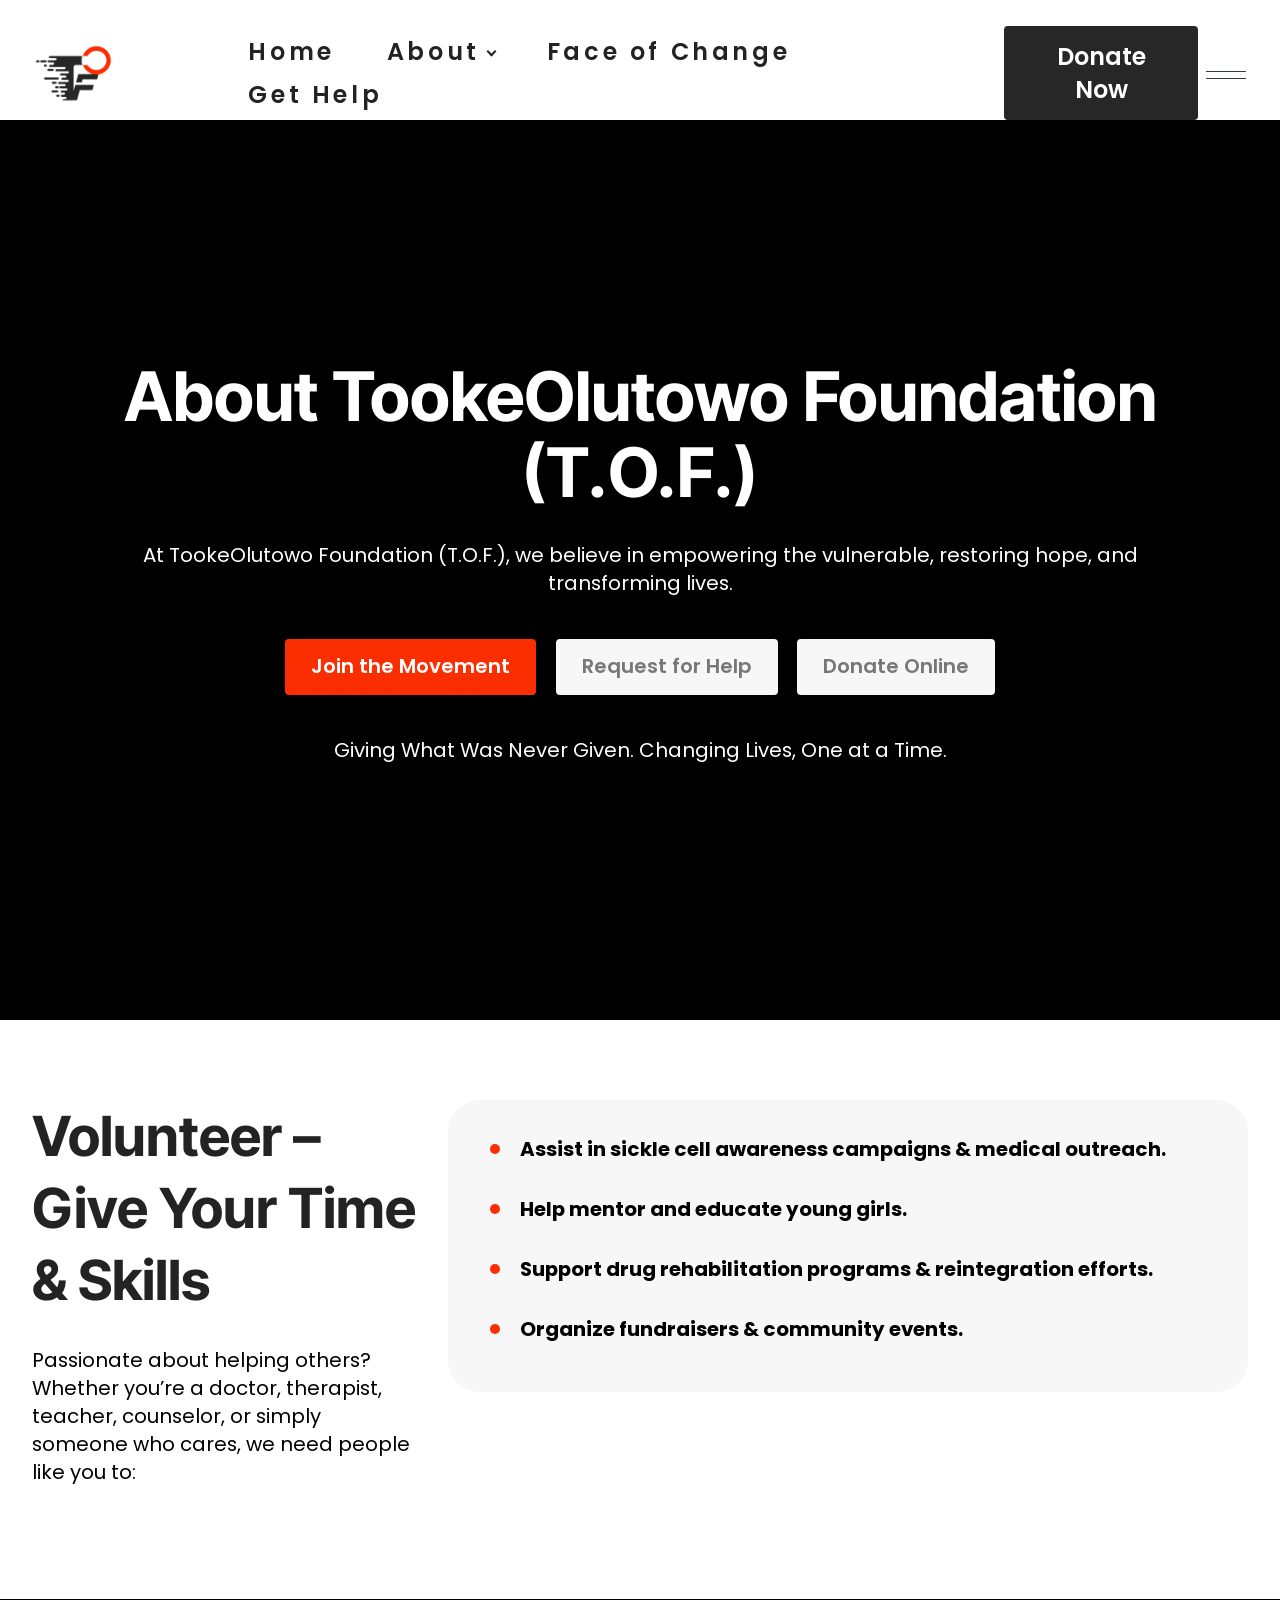
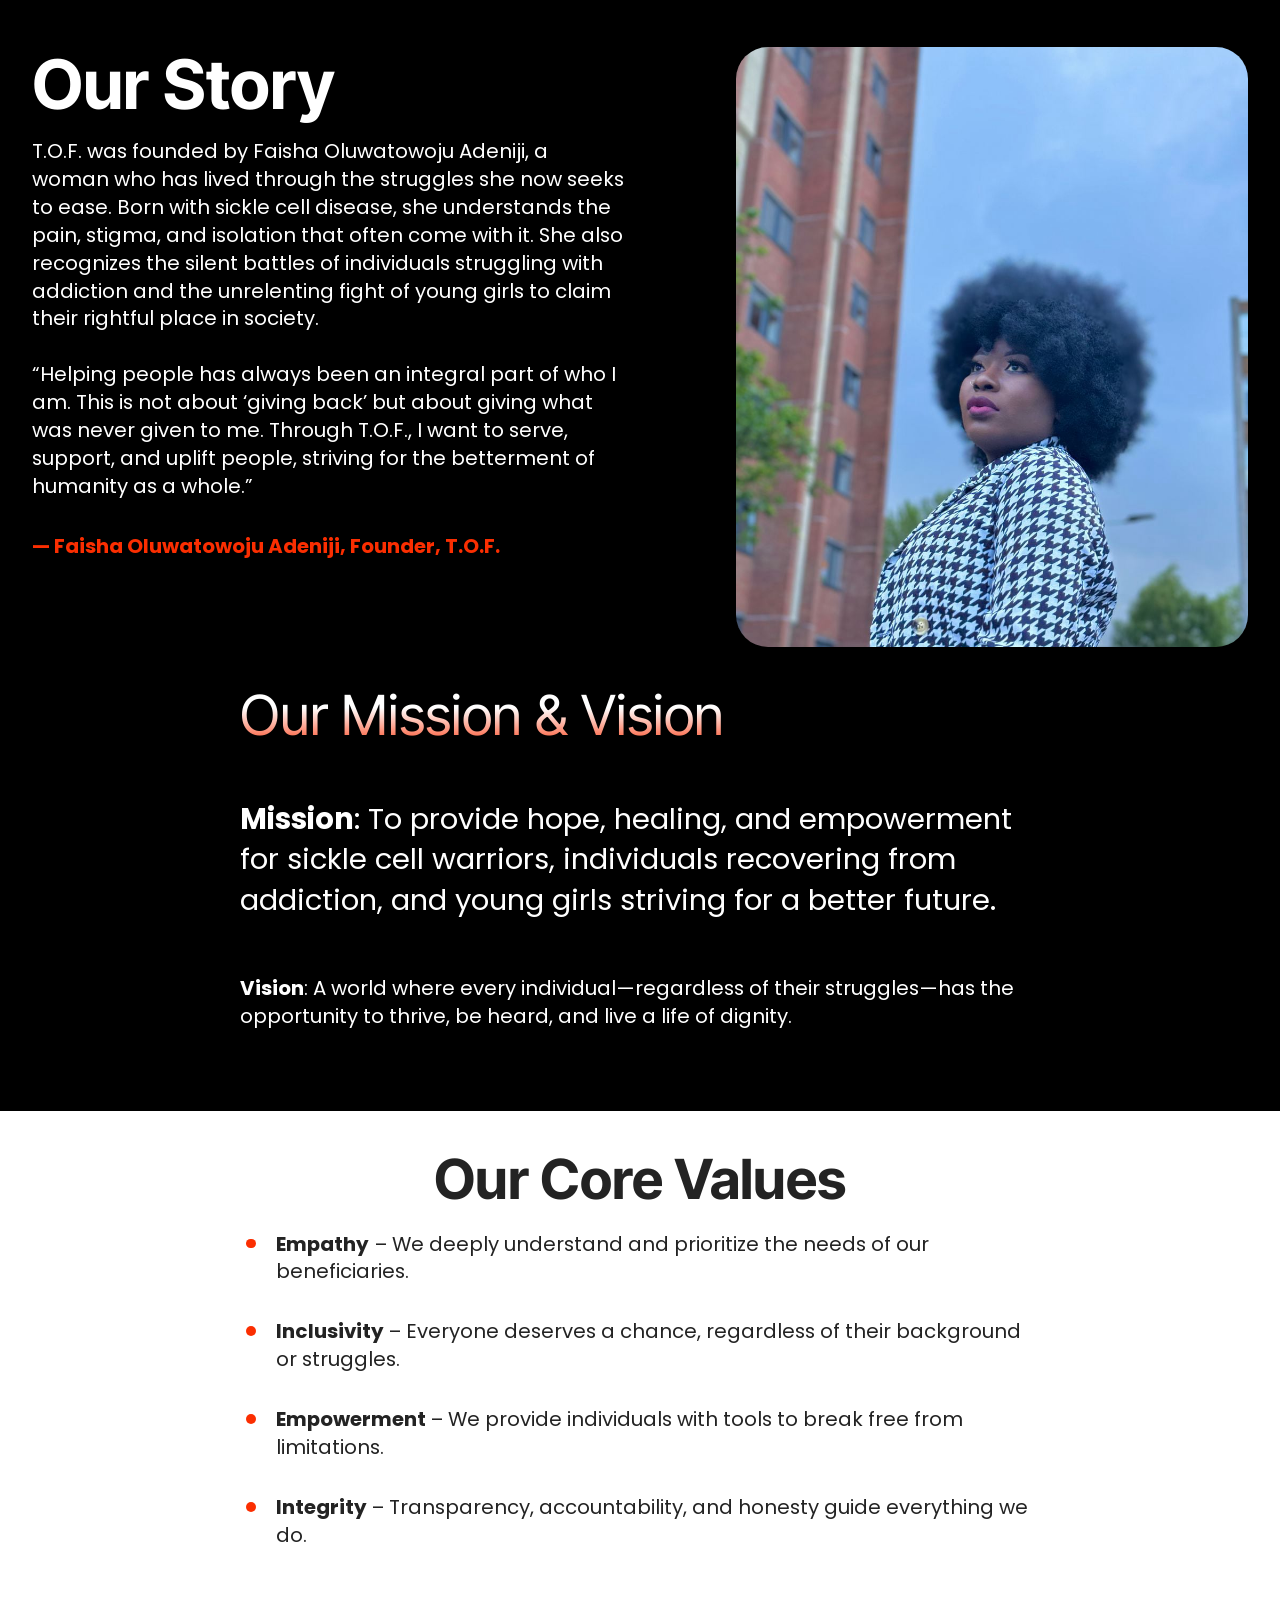
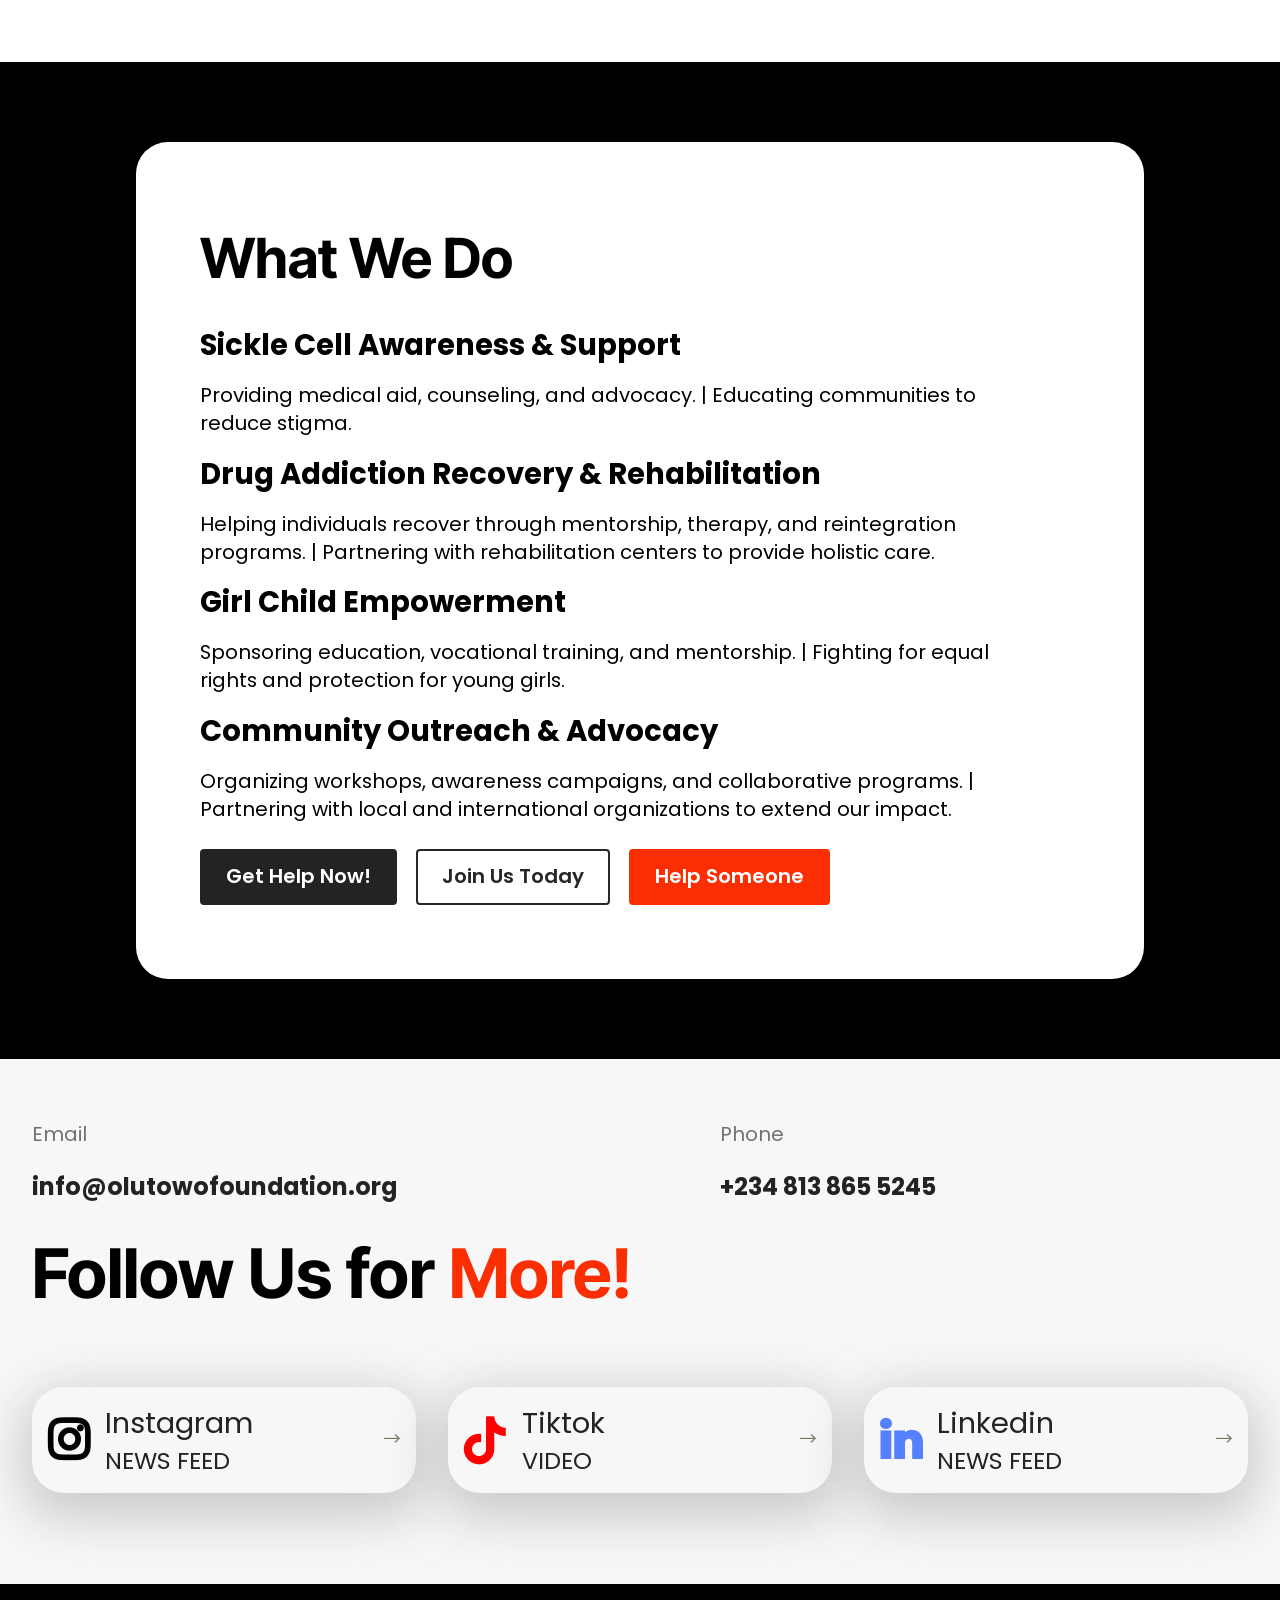
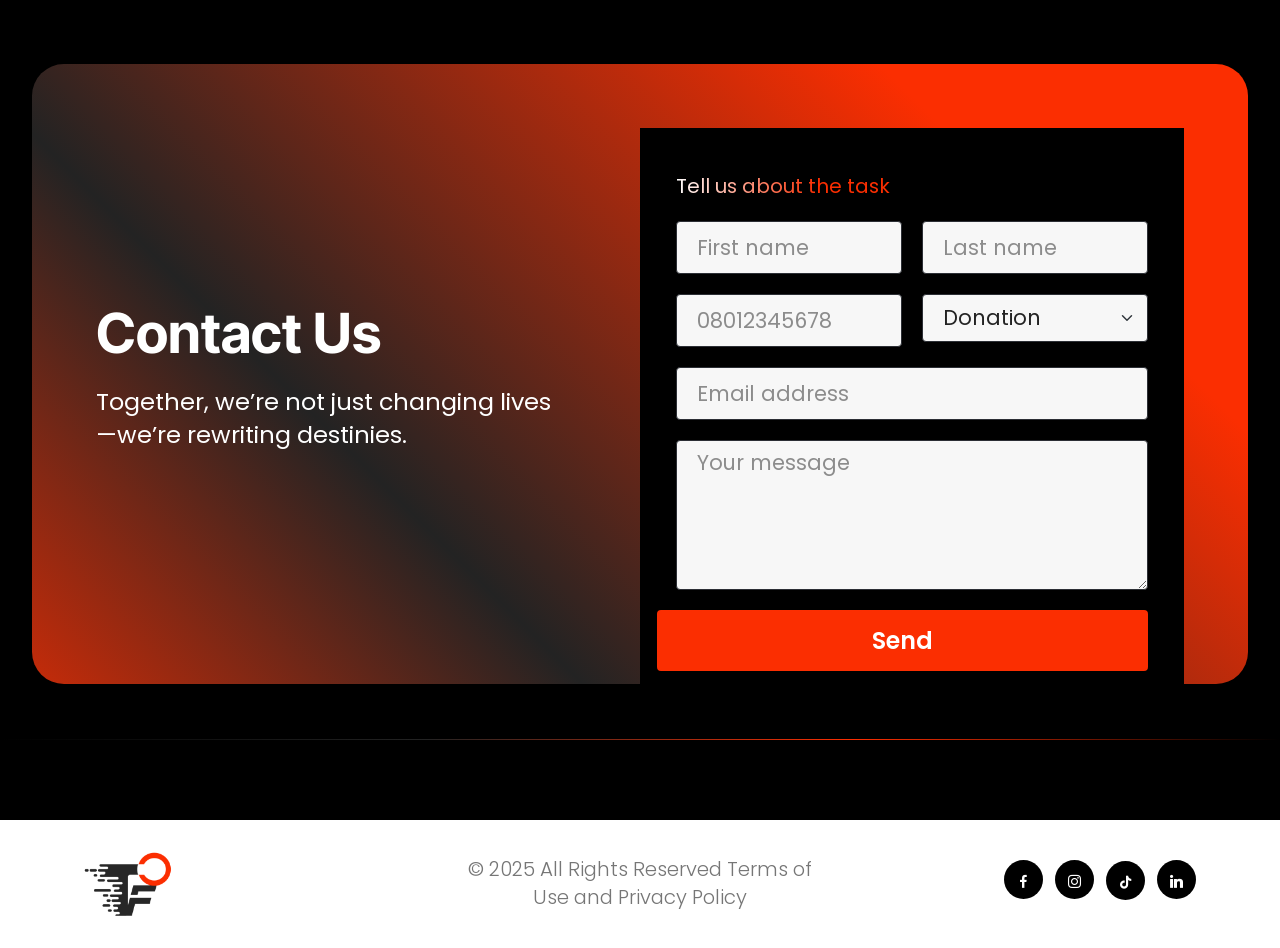
<file: about.html>
<!DOCTYPE html>
<html  >
<head>
  
  <meta charset="UTF-8">
  <meta http-equiv="X-UA-Compatible" content="IE=edge">
  
  <meta name="viewport" content="width=device-width, initial-scale=1, minimum-scale=1">
  <link rel="shortcut icon" href="assets/images/fav-128x128-1.png" type="image/x-icon">
  <meta name="description" content="Learn about the mission, vision, and impact of TookeOlutowo Foundation. Founded by Faisha Oluwatowoju Adeniji, we serve sickle cell warriors, recovering addicts, and young girls in need.">
  
  
  <title>About TookeOlutowo Foundation</title>
  <link rel="stylesheet" href="assets/font-awesome-brands/../css/fontawesome.min.css">
  <link rel="stylesheet" href="assets/font-awesome-brands/css/brands.min.css">
  <link rel="stylesheet" href="assets/web/assets/mobirise-icons2/mobirise2.css">
  <link rel="stylesheet" href="assets/FontAwesome/css/font-awesome.css">
  <link rel="stylesheet" href="assets/bootstrap/css/bootstrap.min.css">
  <link rel="stylesheet" href="assets/bootstrap/css/bootstrap-grid.min.css">
  <link rel="stylesheet" href="assets/bootstrap/css/bootstrap-reboot.min.css">
  <link rel="stylesheet" href="assets/animatecss/animate.css">
    <link rel="stylesheet" href="assets/popup-overlay-plugin/style.css">
  <link rel="stylesheet" href="assets/dropdown/css/style.css">
  <link rel="stylesheet" href="assets/socicon/css/styles.css">
  <link rel="stylesheet" href="assets/theme/css/style.css">
  <link rel="stylesheet" href="assets/recaptcha.css">
  <link rel="preload" href="https://fonts.googleapis.com/css?family=Inter+Tight:100,200,300,400,500,600,700,800,900,100i,200i,300i,400i,500i,600i,700i,800i,900i&display=swap" as="style" onload="this.onload=null;this.rel='stylesheet'">
  <noscript><link rel="stylesheet" href="https://fonts.googleapis.com/css?family=Inter+Tight:100,200,300,400,500,600,700,800,900,100i,200i,300i,400i,500i,600i,700i,800i,900i&display=swap"></noscript>
  <link rel="preload" href="https://fonts.googleapis.com/css?family=Poppins:100,100i,200,200i,300,300i,400,400i,500,500i,600,600i,700,700i,800,800i,900,900i&display=swap" as="style" onload="this.onload=null;this.rel='stylesheet'">
  <noscript><link rel="stylesheet" href="https://fonts.googleapis.com/css?family=Poppins:100,100i,200,200i,300,300i,400,400i,500,500i,600,600i,700,700i,800,800i,900,900i&display=swap"></noscript>
  <link rel="preload" as="style" href="assets/mobirise/css/mbr-additional.css?v=qY538K"><link rel="stylesheet" href="assets/mobirise/css/mbr-additional.css?v=qY538K" type="text/css">

  
  
  

</head>
<body>
  
  <section data-bs-version="5.1" class="menu menu2 cid-uROM0JapHh" once="menu" id="menu2-3k">
    

    <nav class="navbar navbar-dropdown navbar-expand-lg">
        <div class="menu_box container">
            <div class="navbar-brand">
                <span class="navbar-logo">
                    <a href="index.html">
                        <img src="assets/images/logo-full-186x186.png" alt="https://olutowofoundation.org/" style="height: 5.3rem;">
                    </a>
                </span>
                
            </div>
            <button class="navbar-toggler" type="button" data-toggle="collapse" data-bs-toggle="collapse" data-target="#navbarSupportedContent" data-bs-target="#navbarSupportedContent" aria-controls="navbarNavAltMarkup" aria-expanded="false" aria-label="Toggle navigation">
                <div class="hamburger">
                    <span></span>
                    <span></span>
                    <span></span>
                    <span></span>
                </div>
            </button>
            <div class="collapse navbar-collapse" id="navbarSupportedContent">
                <ul class="navbar-nav nav-dropdown" data-app-modern-menu="true"><li class="nav-item"><a class="nav-link link text-primary display-4" href="index.html">Home</a></li>
                    <li class="nav-item dropdown" style="
"><a class="nav-link link text-primary dropdown-toggle display-4" href="#" data-toggle="dropdown-submenu" data-bs-toggle="dropdown" data-bs-auto-close="outside" aria-expanded="false">About</a><div class="dropdown-menu" aria-labelledby="dropdown-203"><a class="text-primary dropdown-item display-4" href="about.html">About Us</a><a class="text-primary dropdown-item display-4" href="features.html">Our Feature</a><a class="text-primary dropdown-item display-4" href="get_involved.html">Get Involve</a></div></li><li class="nav-item"><a class="nav-link link text-primary display-4" href="faceofchange.html">Face of Change</a></li><li class="nav-item"><a class="nav-link link text-primary display-4" href="get_help.html">Get Help</a></li></ul>
                
                
                <div class="navbar-buttons mbr-section-btn"><a class="btn btn-success display-4" href="donation.html">Donate Now</a></div>
                  </div>
                <div class="offcanvas_box">
                <button class="btn_offcanvas" type="button" data-bs-toggle="offcanvas" data-bs-target="#offcanvasRight" aria-controls="offcanvasRight">
                    <div class="hamburger">
                    <span></span>
                    <span></span>
                </div>
                    </button>
                <div class="offcanvas offcanvas-end" tabindex="-1" id="offcanvasRight" aria-labelledby="offcanvasRightLabel">
                  <div class="offcanvas-header">
                    <button type="button" class="btn-close text-reset" data-bs-dismiss="offcanvas" aria-label="Close"></button>
                  </div>
                  <div class="offcanvas-body">
                    <div class="offcanvas_image">
                        <img src="assets/images/fav-128x128.png" alt="https://olutowofoundation.org/" style="height: 6.6rem;">
                    </div>
                      <p class="mbr-text mbr-fonts-style display-4">Join TookeOlutowo Foundation in providing medical aid for sickle cell warriors, rehabilitation for addicts, and education for young girls. Together, we create lasting impact.</p>
                      <div class="offcanvas_contact">
                          
                          <p class="text_widget mb-0 mbr-fonts-style display-4"><strong><a href="mailto:info@olutowofoundation.org" class="text-secondary">info@olutowofoundation.org</a>
                              <br><br><a href="tel:+2348138655245" class="text-secondary">+234 813 865 5245</a></strong><br></p>
                      </div>
                          <div class="icons-menu">
                            <a class="iconfont-wrapper" href="#" target="_blank">
                                <span class="p-2 mbr-iconfont socicon-facebook socicon"></span>
                            </a>
                            <a class="iconfont-wrapper" href="https://www.instagram.com/lady_towo" target="_blank">
                                <span class="p-2 mbr-iconfont socicon-instagram socicon"></span>
                            </a>
                            <a class="iconfont-wrapper" href="http://tiktok.com/Tooke_Olutowo_Foundation" target="_blank">
                                <span class="p-2 mbr-iconfont fab fa-tiktok"></span>
                            </a>
                            
                        </div>
                      </div>
                </div>
            </div>
        </div>
    </nav>
</section>

<section data-bs-version="5.1" class="header19 cid-uFgjDxqaTn mbr-fullscreen" id="aboutHeader">
  

  
  
  <div class="container">
    <div class="row">
      <div class="content-wrap col-12 col-md-11">
        <h1 class="mbr-section-title mbr-fonts-style mb-4 display-1"><strong>About TookeOlutowo Foundation (T.O.F.)</strong></h1>
        <p class="mbr-fonts-style mbr-text mb-4 display-7">
          At TookeOlutowo Foundation (T.O.F.), we believe in empowering the vulnerable, restoring hope, and transforming lives.
        </p>
        <div class="mbr-section-btn"><a class="btn btn-warning display-7" href="get_involved.html">
            Join the Movement
          </a> <a class="btn btn-danger display-7" href="get_help.html" target="_blank">Request for Help</a> <a class="btn btn-danger display-7" href="https://paystack.shop/pay/tookeolutowofoundation" target="_blank">Donate Online</a></div>
        <p class="mbr-fonts-style mbr-description mt-4 display-7">
          Giving What Was Never Given. Changing Lives, One at a Time.
        </p>
      </div>
    </div>
  </div>
</section>

<section data-bs-version="5.1" class="article021 cid-uFgjDzSGdZ" id="about">
    
    <div class="container">
        <div class="row justify-content-center">
            <div class="col-lg-4">
                <div class="col-12 col-md-12">
                    <h5 class="mbr-section-title mbr-fonts-style mt-0 mb-4 display-2"><strong>Volunteer – Give Your Time &amp; Skills</strong></h5>
                    <h6 class="mbr-section-subtitle mbr-fonts-style mt-0 mb-4 display-7">Passionate about helping others? Whether you’re a doctor, therapist, teacher, counselor, or simply someone who cares, we need people like you to:</h6>
                    
                </div>
            </div>

            <div class="col-lg-8 side-features">
                <div class="item-wrapper align-left">
                    <div class="counter-container mbr-text mbr-fonts-style display-7">
                        <ul>
                            <li><strong>Assist in sickle cell awareness campaigns &amp; medical outreach.</strong></li><li><strong>Help mentor and educate young girls.</strong></li><li><strong>Support drug rehabilitation programs &amp; reintegration efforts.</strong></li><li><strong>Organize fundraisers &amp; community events.</strong></li>
                        </ul>
                    </div>
                </div>
            </div>
        </div>
    </div>
</section>

<section data-bs-version="5.1" class="header01 fabm5 cid-uFgk9TRw1M" id="story">
    

    
    

    <div class="container">
        <div class="row flex-row-reverse">
            <div class="col-12 col-lg-6">
                <div class="image-wrapper">
                    <img src="assets/images/whatsapp-image-2025-03-11-at-15.11.20-2d6c852a-960x1280.jpg" alt="Papa d Papa">
                </div>
            </div>
            <div class="col-12 col-lg-6">
                <div class="content-wrapper">
                    <h1 class="mbr-section-title mbr-fonts-style display-1"><strong>Our Story</strong></h1>
                    <p class="mbr-text mbr-fonts-style display-7">T.O.F. was founded by Faisha Oluwatowoju Adeniji, a woman who has lived through the struggles she now seeks to ease. Born with sickle cell disease, she understands the pain, stigma, and isolation that often come with it. She also recognizes the silent battles of individuals struggling with addiction and the unrelenting fight of young girls to claim their rightful place in society.<br><br>“Helping people has always been an integral part of who I am. This is not about ‘giving back’ but about giving what was never given to me. Through T.O.F., I want to serve, support, and uplift people, striving for the betterment of humanity as a whole.”<br></p>
                    <p class="mbr-desc mbr-fonts-style display-7"><strong>— Faisha Oluwatowoju Adeniji, Founder, T.O.F.</strong><br></p>
                    
                </div>
            </div>
        </div>
    </div>
</section>

<section data-bs-version="5.1" class="article03 emblemm5 cid-uFgjDBKP2D" id="mission_vision">
    

    
    

    <div class="container">
        <div class="row">
            <div class="col-12 col-lg-8">
                <div class="content-wrapper">
                    <h2 class="mbr-section-title mbr-fonts-style display-2">Our Mission &amp; Vision</h2>
                    <p class="mbr-text mbr-fonts-style display-5"><strong>
                        Mission</strong>: To provide hope, healing, and empowerment for sickle cell warriors, individuals recovering from addiction, and young girls striving for a better future.
                    </p>
                    <p class="mbr-desc mbr-fonts-style display-7"><strong>Vision</strong>: A world where every individual—regardless of their struggles—has the opportunity to thrive, be heard, and live a life of dignity.</p>
                    
                </div>
            </div>
        </div>
    </div>
</section>

<section data-bs-version="5.1" class="article11 cid-uFj3oQ6w44" id="our_value">
    

    
    
    <div class="container">
        <div class="row justify-content-center">
            <div class="title col-md-12 col-lg-10">
                <h3 class="mbr-section-title mbr-fonts-style align-center mt-0 mb-0 display-2"><strong>Our Core Values</strong></h3>
                
                
            </div>
        </div>
    </div>
</section>

<section data-bs-version="5.1" class="article18 cid-uFglbH1fU6" id="valur_article">
  
  <div class="container">
    <div class="row justify-content-center">
      <div class="counter-container col-md-12 col-lg-8">
        
        <div class="mbr-text mbr-fonts-style display-7">
          <ul>
            <li><strong>Empathy</strong> – We deeply understand and prioritize the needs of our beneficiaries.</li><li><strong>Inclusivity </strong>– Everyone deserves a chance, regardless of their background or struggles.</li><li><strong>Empowerment </strong>– We provide individuals with tools to break free from limitations.</li><li><strong>Integrity </strong>– Transparency, accountability, and honesty guide everything we do.</li>
          </ul>
        </div>
      </div>
    </div>
  </div>
</section>

<section data-bs-version="5.1" class="article07 cid-uFglvgEfe5" id="ourFeatures">
  

  
  
  <div class="container">
    <div class="row justify-content-center">
      <div class="card col-md-12 col-lg-10">
        <div class="card-wrapper">
          <h3 class="card-title mbr-fonts-style mbr-white mt-3 mb-4 display-2"><strong>What We Do</strong></h3>
          <div class="row card-box align-left">
            <div class="item features-without-image col-12">
              <div class="item-wrapper">
                <h4 class="mbr-section-subtitle mbr-fonts-style mb-3 display-5"><strong>Sickle Cell Awareness &amp; Support</strong></h4>
                <p class="mbr-text mbr-fonts-style display-7">Providing medical aid, counseling, and advocacy. |&nbsp;Educating communities to reduce stigma.</p>
              </div>
            </div>
            <div class="item features-without-image col-12">
              <div class="item-wrapper">
                <h4 class="mbr-section-subtitle mbr-fonts-style mb-3 display-5"><strong>Drug Addiction Recovery &amp; Rehabilitation</strong></h4>
                <p class="mbr-text mbr-fonts-style display-7">Helping individuals recover through mentorship, therapy, and reintegration programs. | Partnering with rehabilitation centers to provide holistic care.</p>
              </div>
            </div>
            <div class="item features-without-image col-12">
              <div class="item-wrapper">
                <h4 class="mbr-section-subtitle mbr-fonts-style mb-3 display-5"><strong>Girl Child Empowerment</strong></h4>
                <p class="mbr-text mbr-fonts-style display-7">Sponsoring education, vocational training, and mentorship. | Fighting for equal rights and protection for young girls.</p>
              </div>
            </div>
            <div class="item features-without-image col-12">
              <div class="item-wrapper">
                <h4 class="mbr-section-subtitle mbr-fonts-style mb-3 display-5"><strong>Community Outreach &amp; Advocacy</strong></h4>
                <p class="mbr-text mbr-fonts-style display-7">Organizing workshops, awareness campaigns, and collaborative programs. | Partnering with local and international organizations to extend our impact.</p>
              </div>
            </div>
          </div>
          <div class="mbr-section-btn"><a class="btn btn-primary display-7" href="https://tally.so/r/wz6MKZ" target="_blank">Get Help Now!</a> <a class="btn btn-success-outline display-7" href="get_involved.html">Join Us Today</a> <a class="btn btn-secondary display-7" href="faceofchange.html">Help Someone</a></div>
        </div>
      </div>
    </div>
  </div>
</section>

<section data-bs-version="5.1" class="contact1 cid-uSXbhVqBc8" id="acontact1-3s">

    

    
    

    <div class="container">
        <div class="media-container">
            <div class="col-md-12">
                <div class="row">
                    <div class="text-container col-12 col-lg-9">
                        <div class="contacts-container">
                            <div class="email-container">
                                <p class="mbr-text mbr-white align-left mbr-fonts-style display-7">
                                    Email
                                </p>
                                <p class="link-text mbr-white align-left mbr-fonts-style display-4">
                                    <a class="text-black text-primary" href="mailto:info@olutowofoundation.org" type="email"><strong>info@olutowofoundation.org</strong></a>
                                </p>
                            </div>
                            <div class="phone-container">
                                <p class="mbr-text mbr-white align-left mbr-fonts-style display-7">
                                   Phone
                                </p>
                                <p class="link-text mbr-white align-left mbr-fonts-style display-4">
                                    <a class="text-black" href="#" type="phone"><strong>+234 813 865 5245</strong></a>
                                </p>
                            </div>
                        </div>
                        <h1 class="mbr-section-title mbr-white mbr-bold align-left mbr-fonts-style mb-0 display-1">
                            Follow Us for&nbsp;<span class="colored-text">More!</span></h1>
                    </div>
                </div>
            </div>
        </div>
    </div>
</section>

<section data-bs-version="5.1" class="social-buttons02 creativem4_social-buttons02 cid-uSXbjbNweo" id="social-buttons02-3t">

    
    


    
    <div class="container">
        <div class="row justify-content-center">

            <div class="card cardcolor p-3 col-12 col-md-6 col-lg-4">
                <div class="card-wrapper">
                    <div class="card-img">
                        <a href="https://www.instagram.com/lady_towo" target="_blank"><span class="mbr-iconfont ico1 fa-instagram fa" style="color: rgb(0, 0, 0); fill: rgb(0, 0, 0);"></span></a>
                    </div>
                    <div class="card-box">
                        <h3 class="card-title align-left mbr-fonts-style display-5"><a href="https://www.instagram.com/lady_towo" class="text-primary" target="_blank">Instagram</a></h3>
                        <h4 class="mbr-text align-left mbr-fonts-style display-4">
                            <a href="https://www.instagram.com/lady_towo" class="text-primary" target="_blank">NEWS FEED</a></h4>
                    </div>
                    <div class="card-img">
                        <a href="#"><span class="mbr-iconfont ico2 mobi-mbri-right mobi-mbri"></span></a>
                    </div>
                </div>
            </div>

            <div class="card cardcolor p-3 col-12 col-md-6 col-lg-4">
                <div class="card-wrapper">
                    <div class="card-img">
                        <a href="#"><span class="mbr-iconfont ico1 fab fa-tiktok" style="color: rgb(255, 0, 0); fill: rgb(255, 0, 0);"></span></a>
                    </div>
                    <div class="card-box">
                        <h3 class="card-title align-left mbr-fonts-style display-5"><a href="http://tiktok.com/Tooke_Olutowo_Foundation" class="text-primary" target="_blank">Tiktok</a></h3>
                        <h4 class="mbr-text align-left mbr-fonts-style display-4">
                            <a href="http://tiktok.com/Tooke_Olutowo_Foundation" class="text-primary" target="_blank">VIDEO</a></h4>
                    </div>
                    <div class="card-img">
                        <a href="#"><span class="mbr-iconfont ico2 mobi-mbri-right mobi-mbri"></span></a>
                    </div>
                </div>
            </div>

            <div class="card cardcolor p-3 col-12 col-md-6 col-lg-4">
                <div class="card-wrapper">
                    <div class="card-img">
                        <a href="https://www.linkedin.com/in/tooke-olutowo-foundation-1b1474370/" target="_blank"><span class="mbr-iconfont ico1 fa-linkedin fa" style="color: rgb(85, 128, 255); fill: rgb(85, 128, 255);"></span></a>
                    </div>
                    <div class="card-box">
                        <h3 class="card-title align-left mbr-fonts-style display-5"><a href="https://www.linkedin.com/in/tooke-olutowo-foundation-1b1474370/" class="text-primary" target="_blank">Linkedin</a></h3>
                        <h4 class="mbr-text align-left mbr-fonts-style display-4">
                            <a href="https://www.linkedin.com/in/tooke-olutowo-foundation-1b1474370/" class="text-primary" target="_blank">NEWS FEED</a></h4>
                    </div>
                    <div class="card-img">
                        <a href="#"><span class="mbr-iconfont ico2 mobi-mbri-right mobi-mbri"></span></a>
                    </div>
                </div>
            </div>

            

        </div>


    </div>

</section>

<section data-bs-version="5.1" class="form01 emblemm5 cid-uMQAcgP9wo" id="contactForm">
    

    
    

    <div class="container">
        <div class="row">
            <div class="col-12">
                <div class="card-wrapper">
                    <div class="title-wrapper">
                        <h2 class="mbr-title mbr-fonts-style display-2"><strong>Contact Us</strong></h2>
                        <p class="mbr-text mbr-fonts-style display-4">
                            Together, we’re not just changing lives—we’re rewriting destinies.
                        </p>
                    </div>
                    <div class="mbr-form form-wrapper" data-form-type="formoid">
<!--Formbuilder Form-->
<form action="https://mobirise.eu/" method="POST" class="mbr-form form-with-styler" data-form-title="Form Name"><input type="hidden" name="email" data-form-email="true" value="7n2FtOL85jts4v09eXCuN3COVnco4PwRo+kVDfyIaNJTQYn07litdBMuVdvQ/6N1yZWc9sv+S6lxGxyaBVXTKR2OReq08SNS/9Xryhq+uczMlt6QWdYRkJnOq0OGuqMZ.IIKecWtQfRWvsWRAWPhXL506tAFotphZPzh39gfrfRKa1spuSW3xrqpR1nADYwR7bqOxapnPXmEv/e1Xz93HWvF9KAFu7Lww4b0UxhXccIEKHBOvVz3UoaL34DnVeMqF">
<div class="row">
<div hidden="hidden" data-form-alert="" class="alert alert-success col-12">💙 Thank You!
Your interest in supporting TookeOlutowo Foundation means the world to us.
We’ve received your message and will get back to you shortly.

✨ Together, we’re building hope—one life at a time.</div>
<div hidden="hidden" data-form-alert-danger="" class="alert alert-danger col-12"> Oops...! some problem! </div>
</div>
<div class="dragArea row">
<div class="col-lg-12 col-md-12 col-sm-12">
<h5 class="mbr-fonts-style display-7">Tell us about the task</h5>
</div>
<div class="col-lg-6 col-md-12 col-sm-12 form-group mb-3" data-for="text">
<input type="text" name="text" placeholder="First name" data-form-field="text" required="required" class="form-control display-7" value="" id="text-contactForm">
</div>
<div data-for="text1" class="col-lg-6 col-md-12 col-sm-12 form-group mb-3">
<input type="text" name="text1" placeholder="Last name" data-form-field="text1" class="form-control display-7" value="" id="text1-contactForm">
</div>
<div data-for="tel" class="col-lg-6 col-md-12 col-sm-12 form-group">
<input type="tel" name="tel" placeholder="08012345678" data-form-field="tel" class="form-control display-7" pattern="08012345678" required="required" value="" id="tel-contactForm">
</div>
<div data-for="Reason" class="col-lg-6 col-md-12 col-sm-12 form-group">
<select name="Reason" data-form-field="Reason" class="form-control form-select display-7" id="Reason-contactForm">
<option value="Donation">Donation</option>
<option value="Enquiry ">Enquiry </option>
<option value="Assistance">Assistance</option>
</select>
</div>
<div data-for="email" class="col-lg-12 col-md-12 col-sm-12 form-group mb-3 mb-3 mb-3 mb-3 ">
<input type="email" name="email" placeholder="Email address" data-form-field="email" class="form-control display-4" value="" id="email-contactForm">
</div>
<div class="col-lg-12 col-md-12 col-sm-12 form-group mb-3" data-for="textarea">
<textarea name="textarea" placeholder="Your message " data-form-field="textarea" class="form-control display-7" id="textarea-contactForm"></textarea>
</div>
<div class="col mbr-section-btn">
<button type="submit" class="w-100 w-100 w-100 btn btn-secondary display-4">Send</button>
</div>
</div>
</form><!--Formbuilder Form-->
</div>
                </div>
            </div>
        </div>
    </div>
</section>

<section data-bs-version="5.1" class="cid-uFv74HXkSF" id="footer">

    

    

    <div class="container">
        <div class="row align-center justify-content-center align-items-center">
            <div class="logo-section col-sm-12 col-lg-4">
                <a href="#"><img src="assets/images/logo-full-163x163.png" height="128" alt="TOF" style="height: 6.1rem;">
                </a>
            </div>
            <div class="col-sm-12 col-lg-4 mbr-text mbr-fonts-style mbr-light display-7">
                © 2025 All Rights Reserved Terms of Use and Privacy Policy
            </div>
            <div class="social-media col-sm-12 col-lg-4">
                <ul>
                    <li>
                      <a class="icon-transition" href="#">
                        <span class="mbr-iconfont socicon-facebook socicon"></span>
                      </a>
                    </li>
                    <li>
                      <a class="icon-transition" href="https://www.instagram.com/lady_towo" target="_blank">
                        <span class="mbr-iconfont socicon-instagram socicon"></span>
                      </a>
                    </li>
                    <li>
                      <a class="icon-transition" href="http://tiktok.com/Tooke_Olutowo_Foundation" target="_blank">
                        <span class="mbr-iconfont fab fa-tiktok"></span>
                      </a>
                    </li>
                    <li>
                      <a class="icon-transition" href="https://www.linkedin.com/in/tooke-olutowo-foundation-1b1474370/" target="_blank">
                        <span class="mbr-iconfont socicon-linkedin socicon"></span>
                      </a>
                    </li>
                    
                </ul>
            </div>
        </div>
    </div>
</section>


<script src="assets/bootstrap/js/bootstrap.bundle.min.js"></script>
  <script src="assets/smoothscroll/smooth-scroll.js"></script>
  <script src="assets/ytplayer/index.js"></script>
      <script src="assets/dropdown/js/navbar-dropdown.js"></script>
  <script src="assets/vimeoplayer/player.js"></script>
  <script src="assets/theme/js/script.js"></script>
  <script src="assets/formoid.min.js"></script>
  
  
  
 <div id="scrollToTop" class="scrollToTop mbr-arrow-up"><a style="text-align: center;"><i class="mbr-arrow-up-icon mbr-arrow-up-icon-cm cm-icon cm-icon-smallarrow-up"></i></a></div>
    <input name="animation" type="hidden">
  
</body>
</html>
</file>
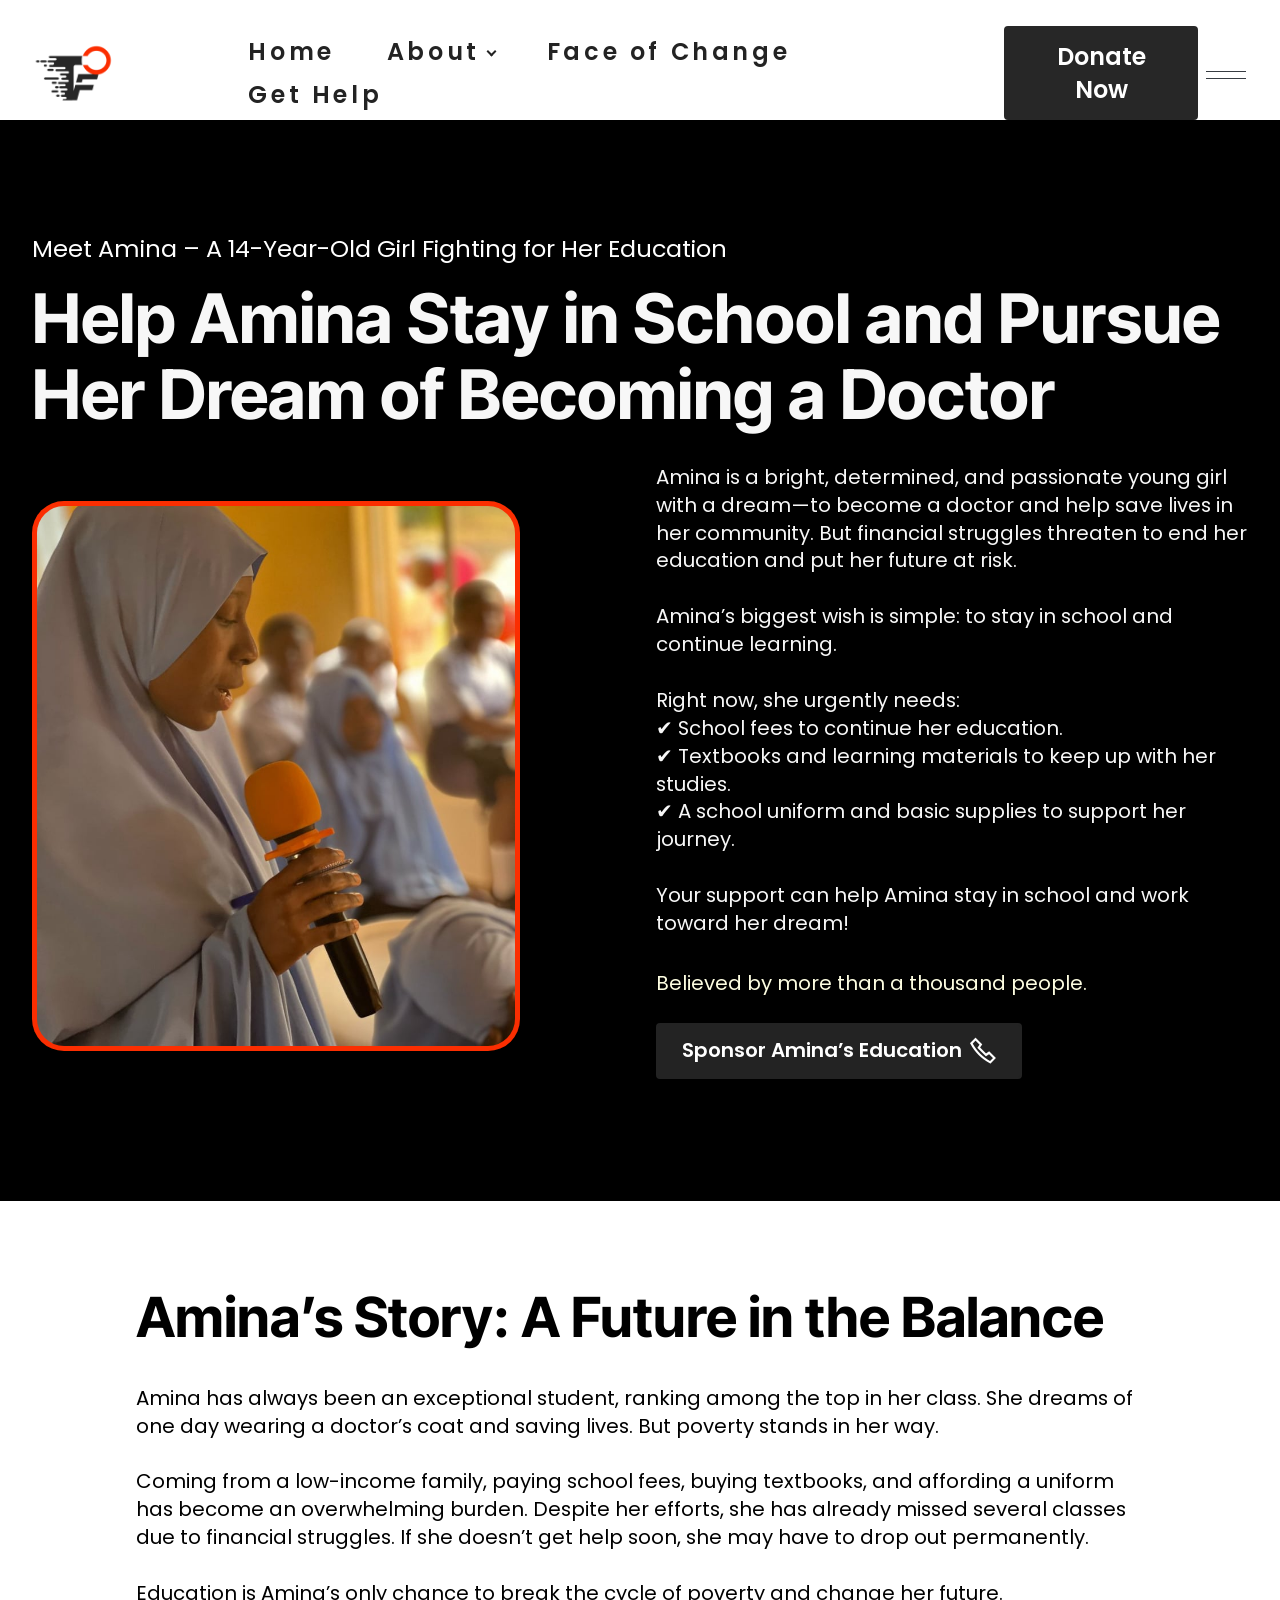
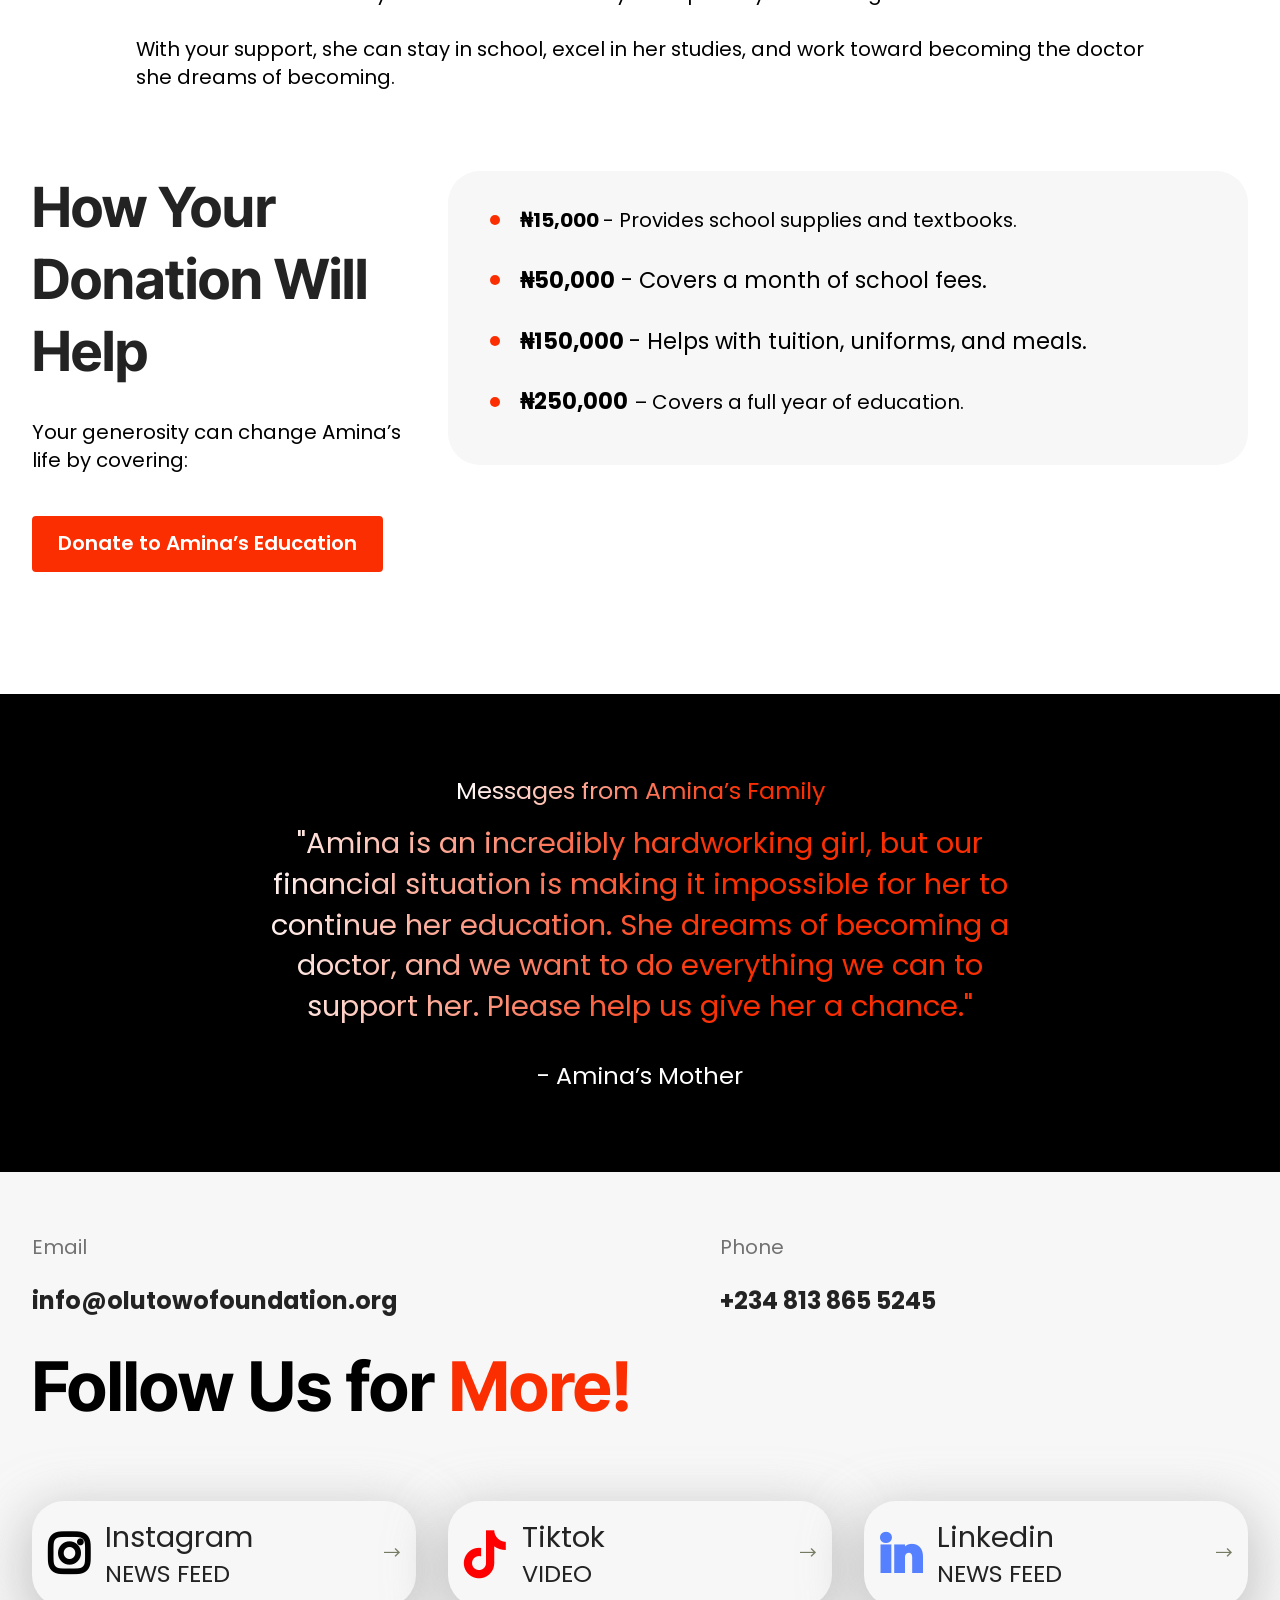
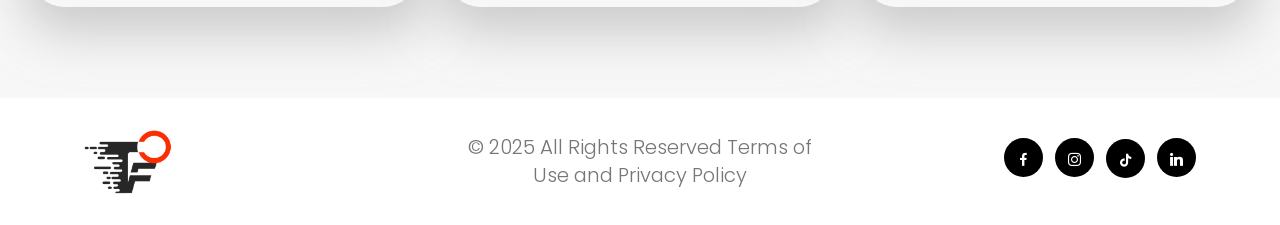
<file: amina.html>
<!DOCTYPE html>
<html  >
<head>
  
  <meta charset="UTF-8">
  <meta http-equiv="X-UA-Compatible" content="IE=edge">
  
  <meta name="viewport" content="width=device-width, initial-scale=1, minimum-scale=1">
  <link rel="shortcut icon" href="assets/images/fav-128x128-1.png" type="image/x-icon">
  <meta name="description" content="">
  
  
  <title>Our Amina</title>
  <link rel="stylesheet" href="assets/font-awesome-brands/../css/fontawesome.min.css">
  <link rel="stylesheet" href="assets/font-awesome-brands/css/brands.min.css">
  <link rel="stylesheet" href="assets/web/assets/mobirise-icons2/mobirise2.css">
  <link rel="stylesheet" href="assets/FontAwesome/css/font-awesome.css">
  <link rel="stylesheet" href="assets/bootstrap/css/bootstrap.min.css">
  <link rel="stylesheet" href="assets/bootstrap/css/bootstrap-grid.min.css">
  <link rel="stylesheet" href="assets/bootstrap/css/bootstrap-reboot.min.css">
  <link rel="stylesheet" href="assets/animatecss/animate.css">
    <link rel="stylesheet" href="assets/popup-overlay-plugin/style.css">
  <link rel="stylesheet" href="assets/dropdown/css/style.css">
  <link rel="stylesheet" href="assets/socicon/css/styles.css">
  <link rel="stylesheet" href="assets/theme/css/style.css">
  <link rel="preload" href="https://fonts.googleapis.com/css?family=Inter+Tight:100,200,300,400,500,600,700,800,900,100i,200i,300i,400i,500i,600i,700i,800i,900i&display=swap" as="style" onload="this.onload=null;this.rel='stylesheet'">
  <noscript><link rel="stylesheet" href="https://fonts.googleapis.com/css?family=Inter+Tight:100,200,300,400,500,600,700,800,900,100i,200i,300i,400i,500i,600i,700i,800i,900i&display=swap"></noscript>
  <link rel="preload" href="https://fonts.googleapis.com/css?family=Poppins:100,100i,200,200i,300,300i,400,400i,500,500i,600,600i,700,700i,800,800i,900,900i&display=swap" as="style" onload="this.onload=null;this.rel='stylesheet'">
  <noscript><link rel="stylesheet" href="https://fonts.googleapis.com/css?family=Poppins:100,100i,200,200i,300,300i,400,400i,500,500i,600,600i,700,700i,800,800i,900,900i&display=swap"></noscript>
  <link rel="preload" as="style" href="assets/mobirise/css/mbr-additional.css?v=52XkYV"><link rel="stylesheet" href="assets/mobirise/css/mbr-additional.css?v=52XkYV" type="text/css">

  
  
  

</head>
<body>
  
  <section data-bs-version="5.1" class="menu menu2 cid-uROM0JapHh" once="menu" id="menu2-3k">
    

    <nav class="navbar navbar-dropdown navbar-expand-lg">
        <div class="menu_box container">
            <div class="navbar-brand">
                <span class="navbar-logo">
                    <a href="index.html">
                        <img src="assets/images/logo-full-186x186.png" alt="https://olutowofoundation.org/" style="height: 5.3rem;">
                    </a>
                </span>
                
            </div>
            <button class="navbar-toggler" type="button" data-toggle="collapse" data-bs-toggle="collapse" data-target="#navbarSupportedContent" data-bs-target="#navbarSupportedContent" aria-controls="navbarNavAltMarkup" aria-expanded="false" aria-label="Toggle navigation">
                <div class="hamburger">
                    <span></span>
                    <span></span>
                    <span></span>
                    <span></span>
                </div>
            </button>
            <div class="collapse navbar-collapse" id="navbarSupportedContent">
                <ul class="navbar-nav nav-dropdown" data-app-modern-menu="true"><li class="nav-item"><a class="nav-link link text-primary display-4" href="index.html">Home</a></li>
                    <li class="nav-item dropdown" style="
"><a class="nav-link link text-primary dropdown-toggle display-4" href="#" data-toggle="dropdown-submenu" data-bs-toggle="dropdown" data-bs-auto-close="outside" aria-expanded="false">About</a><div class="dropdown-menu" aria-labelledby="dropdown-203"><a class="text-primary dropdown-item display-4" href="about.html">About Us</a><a class="text-primary dropdown-item display-4" href="features.html">Our Feature</a><a class="text-primary dropdown-item display-4" href="get_involved.html">Get Involve</a></div></li><li class="nav-item"><a class="nav-link link text-primary display-4" href="faceofchange.html">Face of Change</a></li><li class="nav-item"><a class="nav-link link text-primary display-4" href="get_help.html">Get Help</a></li></ul>
                
                
                <div class="navbar-buttons mbr-section-btn"><a class="btn btn-success display-4" href="donation.html">Donate Now</a></div>
                  </div>
                <div class="offcanvas_box">
                <button class="btn_offcanvas" type="button" data-bs-toggle="offcanvas" data-bs-target="#offcanvasRight" aria-controls="offcanvasRight">
                    <div class="hamburger">
                    <span></span>
                    <span></span>
                </div>
                    </button>
                <div class="offcanvas offcanvas-end" tabindex="-1" id="offcanvasRight" aria-labelledby="offcanvasRightLabel">
                  <div class="offcanvas-header">
                    <button type="button" class="btn-close text-reset" data-bs-dismiss="offcanvas" aria-label="Close"></button>
                  </div>
                  <div class="offcanvas-body">
                    <div class="offcanvas_image">
                        <img src="assets/images/fav-128x128.png" alt="https://olutowofoundation.org/" style="height: 6.6rem;">
                    </div>
                      <p class="mbr-text mbr-fonts-style display-4">Join TookeOlutowo Foundation in providing medical aid for sickle cell warriors, rehabilitation for addicts, and education for young girls. Together, we create lasting impact.</p>
                      <div class="offcanvas_contact">
                          
                          <p class="text_widget mb-0 mbr-fonts-style display-4"><strong><a href="mailto:info@olutowofoundation.org" class="text-secondary">info@olutowofoundation.org</a>
                              <br><br><a href="tel:+2348138655245" class="text-secondary">+234 813 865 5245</a></strong><br></p>
                      </div>
                          <div class="icons-menu">
                            <a class="iconfont-wrapper" href="#" target="_blank">
                                <span class="p-2 mbr-iconfont socicon-facebook socicon"></span>
                            </a>
                            <a class="iconfont-wrapper" href="https://www.instagram.com/lady_towo" target="_blank">
                                <span class="p-2 mbr-iconfont socicon-instagram socicon"></span>
                            </a>
                            <a class="iconfont-wrapper" href="http://tiktok.com/Tooke_Olutowo_Foundation" target="_blank">
                                <span class="p-2 mbr-iconfont fab fa-tiktok"></span>
                            </a>
                            
                        </div>
                      </div>
                </div>
            </div>
        </div>
    </nav>
</section>

<section data-bs-version="5.1" class="range5 header02 cid-uFlqv0jCuf" id="header">
    

    
    

    <div class="container">
        <div class="row items-wrap">
            <div class="col-12">
                <div class="title-wrapper">
                    <p class="mbr-section-subtitle mbr-fonts-style display-4">Meet Amina – A 14-Year-Old Girl Fighting for Her Education</p>
                    <h1 class="mbr-section-title mbr-fonts-style mb-4 display-1"><strong>Help Amina Stay in School and Pursue Her Dream of Becoming a Doctor</strong></h1>
                </div>
            </div>
            <div class="col-12 col-lg-5 card">
                <div class="image-wrapper">
                    <img src="assets/images/whatsapp-image-2025-03-13-at-23.03.23-9df54f93-838x1117.jpg" alt="Aishat">
                </div>
            </div>
            <div class="col-12 col-lg-6 card">
                <div class="content-wrapper">
                    <p class="mbr-desc mbr-fonts-style mb-4 display-7">Amina is a bright, determined, and passionate young girl with a dream—to become a doctor and help save lives in her community. But financial struggles threaten to end her education and put her future at risk.<br><br>Amina’s biggest wish is simple: to stay in school and continue learning.<br><br>Right now, she urgently needs:<br>✔ School fees to continue her education.<br>✔ Textbooks and learning materials to keep up with her studies.<br>✔ A school uniform and basic supplies to support her journey.<br><br>Your support can help Amina stay in school and work toward her dream!</p>
                    <p class="mbr-text mbr-fonts-style display-7">
                        Believed by more than a thousand people.<br>
                    </p>
                    <div class="mbr-section-btn"><a class="btn btn-primary display-7 display-4" href="https://wa.me/2348138655245">
                            <span class="mobi-mbri mobi-mbri-phone mbr-iconfont mbr-iconfont-btn">
                            </span>Sponsor Amina’s Education</a></div>
                </div>
            </div>
        </div>
    </div>
</section>

<section data-bs-version="5.1" class="article12 cid-uFls8PuzDh" id="article">    
    
    <div class="container">
        <div class="row justify-content-center">
            <div class="col-md-12 col-lg-10">
                <h3 class="mbr-section-title mbr-fonts-style mb-4 mt-0 display-2"><strong>Amina’s Story: A Future in the Balance</strong></h3>
                
                <p class="mbr-text mbr-fonts-style display-7">Amina has always been an exceptional student, ranking among the top in her class. She dreams of one day wearing a doctor’s coat and saving lives. But poverty stands in her way.<br><br>Coming from a low-income family, paying school fees, buying textbooks, and affording a uniform has become an overwhelming burden. Despite her efforts, she has already missed several classes due to financial struggles. If she doesn’t get help soon, she may have to drop out permanently.<br><br>Education is Amina’s only chance to break the cycle of poverty and change her future.<br><br>With your support, she can stay in school, excel in her studies, and work toward becoming the doctor she dreams of becoming.</p>
            </div>
        </div>
    </div>
</section>

<section data-bs-version="5.1" class="article021 cid-uFl82Q8r3v" id="needsArticle">
    
    <div class="container">
        <div class="row justify-content-center">
            <div class="col-lg-4">
                <div class="col-12 col-md-12">
                    <h5 class="mbr-section-title mbr-fonts-style mt-0 mb-4 display-2"><strong>How Your Donation Will Help</strong></h5>
                    <h6 class="mbr-section-subtitle mbr-fonts-style mt-0 mb-4 display-7">Your generosity can change Amina’s life by covering:</h6>
                    <div class="mbr-section-btn item-footer mt-3 main-button"><a href="https://wa.me/2348138655245" class="btn item-btn btn-secondary display-7">
                            Donate to Amina’s Education</a></div>
                </div>
            </div>

            <div class="col-lg-8 side-features">
                <div class="item-wrapper align-left">
                    <div class="counter-container mbr-text mbr-fonts-style display-7">
                        <ul>
                            <li><strong>₦15,000 </strong>- Provides school supplies and textbooks.</li><li><strong style="font-size: 1.4rem;">₦50,000</strong><span style="font-size: 1.4rem;"> - Covers a month of school fees.</span></li><li><strong style="font-size: 1.4rem;">₦150,000&nbsp;</strong><span style="font-size: 1.4rem;">- Helps with tuition, uniforms, and meals.</span></li><li><span style="font-size: 1.4rem;"><strong>₦250,000</strong>&nbsp;</span>– Covers a full year of education.</li></ul>
                    </div>
                </div>
            </div>
        </div>
    </div>
</section>

<section data-bs-version="5.1" class="article01 emblemm5 cid-uFltxIffxY" id="messageArticle">
    

    
    

    <div class="container">
        <div class="row">
            <div class="col-12 col-lg-8">
                <div class="title-wrapper">
                    <div class="label-wrapper">
                        <p class="mbr-label mbr-fonts-style display-4">
                            Messages from Amina’s Family
                        </p>
                    </div>
                    <div class="title-wrapper">
                        
                        <h3 class="mbr-section-subtitle mbr-fonts-style display-5">"Amina is an incredibly hardworking girl, but our financial situation is making it impossible for her to continue her education. She dreams of becoming a doctor, and we want to do everything we can to support her. Please help us give her a chance."</h3>
                    </div>
                    <div class="text-wrapper">
                        <p class="mbr-text mbr-fonts-style display-4">- Amina’s Mother</p>
                    </div>
                    
                </div>
            </div>
        </div>
    </div>
</section>

<section data-bs-version="5.1" class="contact1 cid-uSXfF54nqo" id="acontact1-46">

    

    
    

    <div class="container">
        <div class="media-container">
            <div class="col-md-12">
                <div class="row">
                    <div class="text-container col-12 col-lg-9">
                        <div class="contacts-container">
                            <div class="email-container">
                                <p class="mbr-text mbr-white align-left mbr-fonts-style display-7">
                                    Email
                                </p>
                                <p class="link-text mbr-white align-left mbr-fonts-style display-4">
                                    <a class="text-black text-primary" href="mailto:info@olutowofoundation.org" type="email"><strong>info@olutowofoundation.org</strong></a>
                                </p>
                            </div>
                            <div class="phone-container">
                                <p class="mbr-text mbr-white align-left mbr-fonts-style display-7">
                                   Phone
                                </p>
                                <p class="link-text mbr-white align-left mbr-fonts-style display-4">
                                    <a class="text-black" href="#" type="phone"><strong>+234 813 865 5245</strong></a>
                                </p>
                            </div>
                        </div>
                        <h1 class="mbr-section-title mbr-white mbr-bold align-left mbr-fonts-style mb-0 display-1">
                            Follow Us for&nbsp;<span class="colored-text">More!</span></h1>
                    </div>
                </div>
            </div>
        </div>
    </div>
</section>

<section data-bs-version="5.1" class="social-buttons02 creativem4_social-buttons02 cid-uSXfG5gbIr" id="social-buttons02-47">

    
    


    
    <div class="container">
        <div class="row justify-content-center">

            <div class="card cardcolor p-3 col-12 col-md-6 col-lg-4">
                <div class="card-wrapper">
                    <div class="card-img">
                        <a href="https://www.instagram.com/lady_towo" target="_blank"><span class="mbr-iconfont ico1 fa-instagram fa" style="color: rgb(0, 0, 0); fill: rgb(0, 0, 0);"></span></a>
                    </div>
                    <div class="card-box">
                        <h3 class="card-title align-left mbr-fonts-style display-5"><a href="https://www.instagram.com/lady_towo" class="text-primary" target="_blank">Instagram</a></h3>
                        <h4 class="mbr-text align-left mbr-fonts-style display-4">
                            <a href="https://www.instagram.com/lady_towo" class="text-primary" target="_blank">NEWS FEED</a></h4>
                    </div>
                    <div class="card-img">
                        <a href="#"><span class="mbr-iconfont ico2 mobi-mbri-right mobi-mbri"></span></a>
                    </div>
                </div>
            </div>

            <div class="card cardcolor p-3 col-12 col-md-6 col-lg-4">
                <div class="card-wrapper">
                    <div class="card-img">
                        <a href="#"><span class="mbr-iconfont ico1 fab fa-tiktok" style="color: rgb(255, 0, 0); fill: rgb(255, 0, 0);"></span></a>
                    </div>
                    <div class="card-box">
                        <h3 class="card-title align-left mbr-fonts-style display-5"><a href="http://tiktok.com/Tooke_Olutowo_Foundation" class="text-primary" target="_blank">Tiktok</a></h3>
                        <h4 class="mbr-text align-left mbr-fonts-style display-4">
                            <a href="http://tiktok.com/Tooke_Olutowo_Foundation" class="text-primary" target="_blank">VIDEO</a></h4>
                    </div>
                    <div class="card-img">
                        <a href="#"><span class="mbr-iconfont ico2 mobi-mbri-right mobi-mbri"></span></a>
                    </div>
                </div>
            </div>

            <div class="card cardcolor p-3 col-12 col-md-6 col-lg-4">
                <div class="card-wrapper">
                    <div class="card-img">
                        <a href="https://www.linkedin.com/in/tooke-olutowo-foundation-1b1474370/" target="_blank"><span class="mbr-iconfont ico1 fa-linkedin fa" style="color: rgb(85, 128, 255); fill: rgb(85, 128, 255);"></span></a>
                    </div>
                    <div class="card-box">
                        <h3 class="card-title align-left mbr-fonts-style display-5"><a href="https://www.linkedin.com/in/tooke-olutowo-foundation-1b1474370/" class="text-primary" target="_blank">Linkedin</a></h3>
                        <h4 class="mbr-text align-left mbr-fonts-style display-4">
                            <a href="https://www.linkedin.com/in/tooke-olutowo-foundation-1b1474370/" class="text-primary" target="_blank">NEWS FEED</a></h4>
                    </div>
                    <div class="card-img">
                        <a href="#"><span class="mbr-iconfont ico2 mobi-mbri-right mobi-mbri"></span></a>
                    </div>
                </div>
            </div>

            

        </div>


    </div>

</section>

<section data-bs-version="5.1" class="cid-uFv74HXkSF" id="footer">

    

    

    <div class="container">
        <div class="row align-center justify-content-center align-items-center">
            <div class="logo-section col-sm-12 col-lg-4">
                <a href="#"><img src="assets/images/logo-full-163x163.png" height="128" alt="TOF" style="height: 6.1rem;">
                </a>
            </div>
            <div class="col-sm-12 col-lg-4 mbr-text mbr-fonts-style mbr-light display-7">
                © 2025 All Rights Reserved Terms of Use and Privacy Policy
            </div>
            <div class="social-media col-sm-12 col-lg-4">
                <ul>
                    <li>
                      <a class="icon-transition" href="#">
                        <span class="mbr-iconfont socicon-facebook socicon"></span>
                      </a>
                    </li>
                    <li>
                      <a class="icon-transition" href="https://www.instagram.com/lady_towo" target="_blank">
                        <span class="mbr-iconfont socicon-instagram socicon"></span>
                      </a>
                    </li>
                    <li>
                      <a class="icon-transition" href="http://tiktok.com/Tooke_Olutowo_Foundation" target="_blank">
                        <span class="mbr-iconfont fab fa-tiktok"></span>
                      </a>
                    </li>
                    <li>
                      <a class="icon-transition" href="https://www.linkedin.com/in/tooke-olutowo-foundation-1b1474370/" target="_blank">
                        <span class="mbr-iconfont socicon-linkedin socicon"></span>
                      </a>
                    </li>
                    
                </ul>
            </div>
        </div>
    </div>
</section>


<script src="assets/bootstrap/js/bootstrap.bundle.min.js"></script>
  <script src="assets/smoothscroll/smooth-scroll.js"></script>
  <script src="assets/ytplayer/index.js"></script>
      <script src="assets/dropdown/js/navbar-dropdown.js"></script>
  <script src="assets/vimeoplayer/player.js"></script>
  <script src="assets/theme/js/script.js"></script>
  
  
  
 <div id="scrollToTop" class="scrollToTop mbr-arrow-up"><a style="text-align: center;"><i class="mbr-arrow-up-icon mbr-arrow-up-icon-cm cm-icon cm-icon-smallarrow-up"></i></a></div>
    <input name="animation" type="hidden">
  
</body>
</html>
</file>
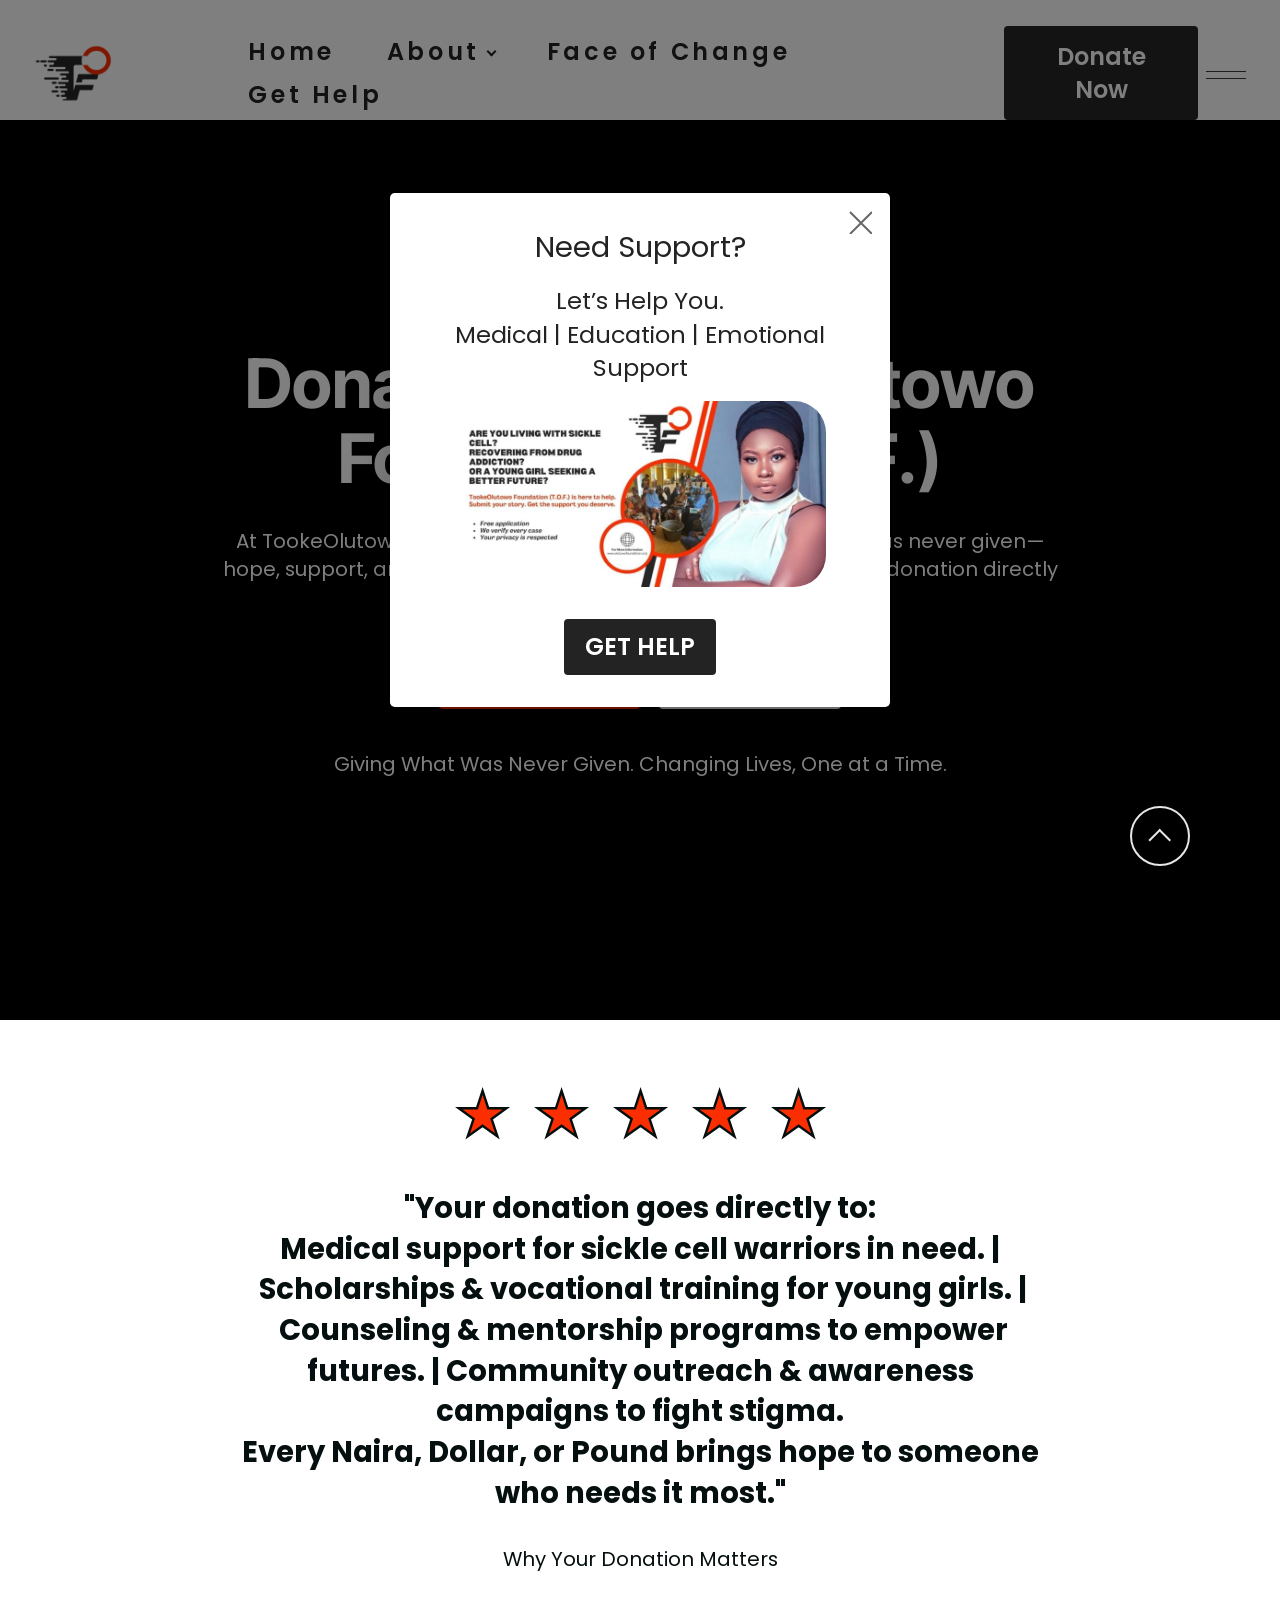
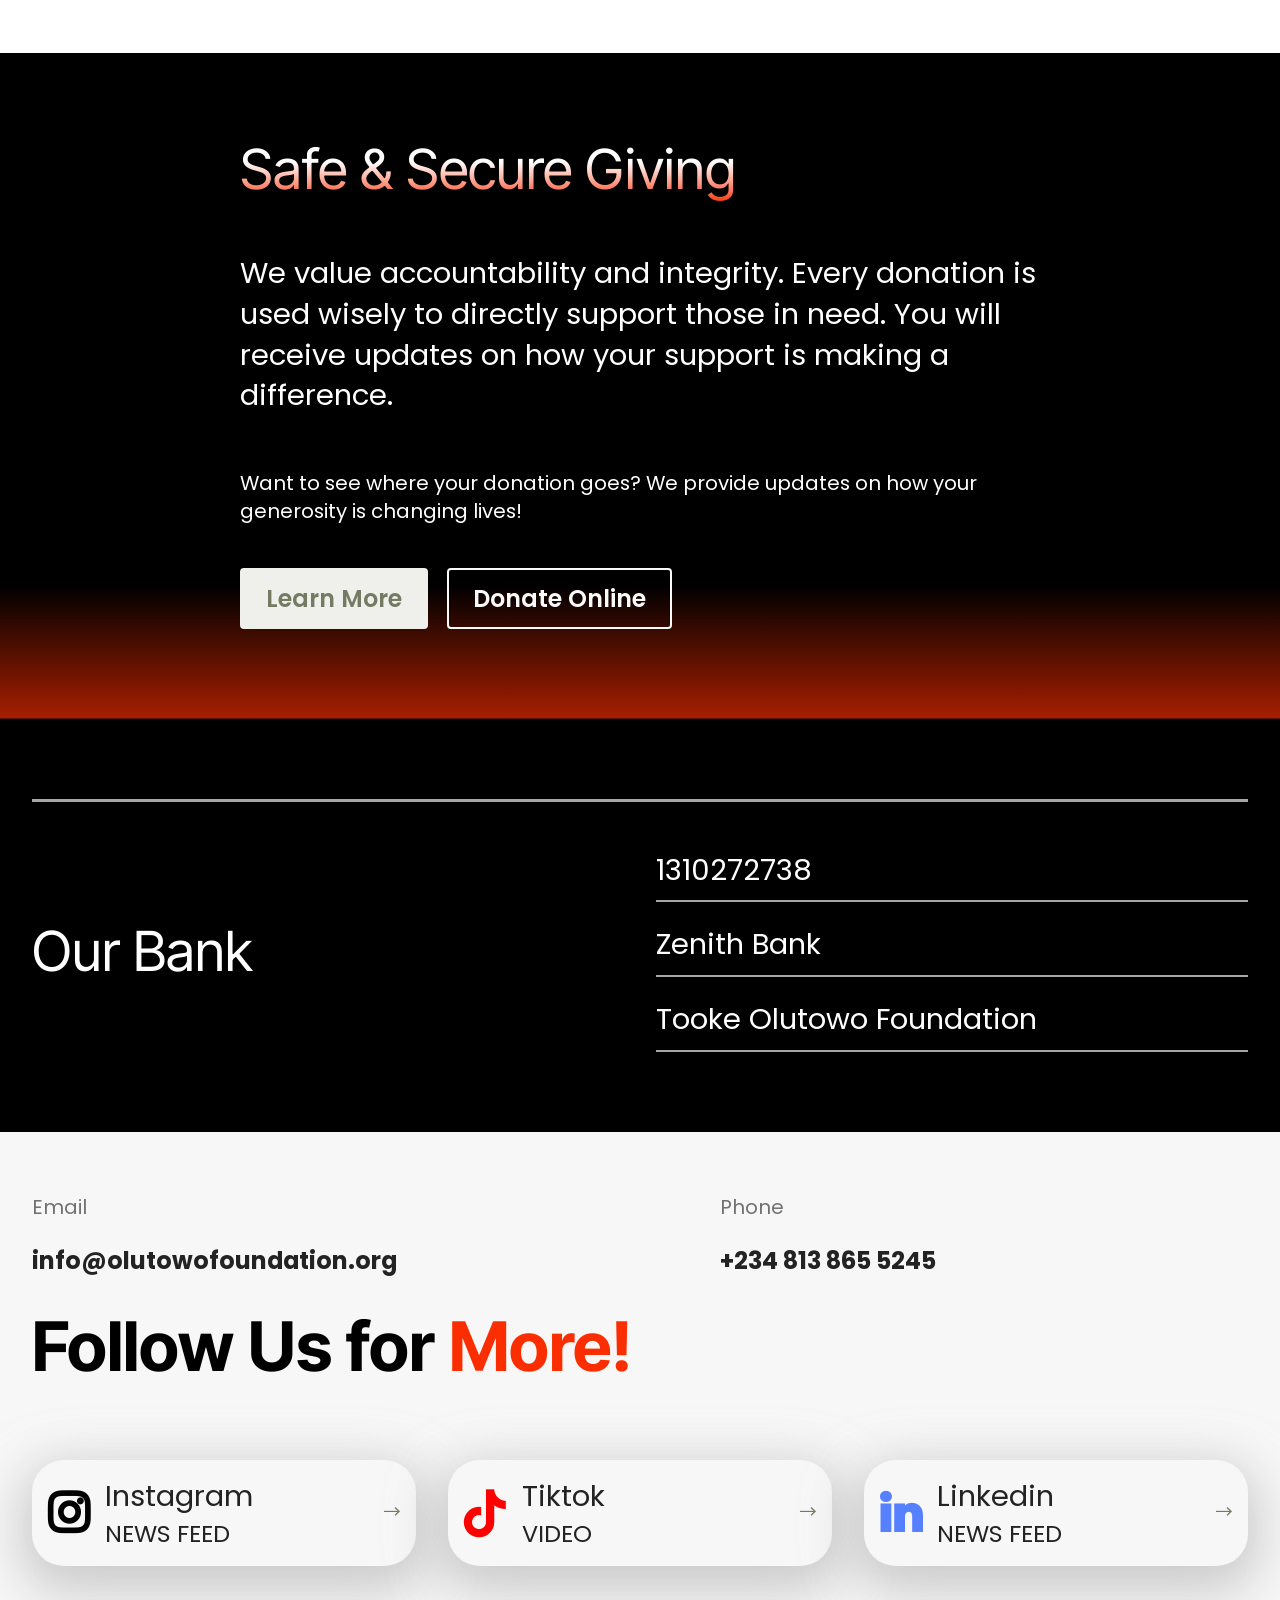
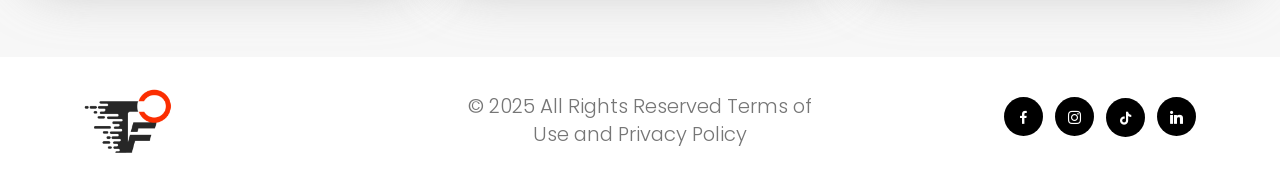
<file: donation.html>
<!DOCTYPE html>
<html  >
<head>
  
  <meta charset="UTF-8">
  <meta http-equiv="X-UA-Compatible" content="IE=edge">
  
  <meta name="viewport" content="width=device-width, initial-scale=1, minimum-scale=1">
  <link rel="shortcut icon" href="assets/images/fav-128x128-1.png" type="image/x-icon">
  <meta name="description" content="Your donation provides healthcare for sickle cell warriors, supports addiction recovery, and funds education for young girls. Give today and change a life.">
  
  
  <title>Donate to TookeOlutowo Foundation</title>
  <link rel="stylesheet" href="assets/font-awesome-brands/../css/fontawesome.min.css">
  <link rel="stylesheet" href="assets/font-awesome-brands/css/brands.min.css">
  <link rel="stylesheet" href="assets/web/assets/mobirise-icons2/mobirise2.css">
  <link rel="stylesheet" href="assets/FontAwesome/css/font-awesome.css">
  <link rel="stylesheet" href="assets/bootstrap/css/bootstrap.min.css">
  <link rel="stylesheet" href="assets/bootstrap/css/bootstrap-grid.min.css">
  <link rel="stylesheet" href="assets/bootstrap/css/bootstrap-reboot.min.css">
  <link rel="stylesheet" href="assets/animatecss/animate.css">
    <link rel="stylesheet" href="assets/popup-overlay-plugin/style.css">
  <link rel="stylesheet" href="assets/dropdown/css/style.css">
  <link rel="stylesheet" href="assets/socicon/css/styles.css">
  <link rel="stylesheet" href="assets/theme/css/style.css">
  <link rel="stylesheet" href="assets/recaptcha.css">
  <link rel="preload" href="https://fonts.googleapis.com/css?family=Inter+Tight:100,200,300,400,500,600,700,800,900,100i,200i,300i,400i,500i,600i,700i,800i,900i&display=swap" as="style" onload="this.onload=null;this.rel='stylesheet'">
  <noscript><link rel="stylesheet" href="https://fonts.googleapis.com/css?family=Inter+Tight:100,200,300,400,500,600,700,800,900,100i,200i,300i,400i,500i,600i,700i,800i,900i&display=swap"></noscript>
  <link rel="preload" href="https://fonts.googleapis.com/css?family=Poppins:100,100i,200,200i,300,300i,400,400i,500,500i,600,600i,700,700i,800,800i,900,900i&display=swap" as="style" onload="this.onload=null;this.rel='stylesheet'">
  <noscript><link rel="stylesheet" href="https://fonts.googleapis.com/css?family=Poppins:100,100i,200,200i,300,300i,400,400i,500,500i,600,600i,700,700i,800,800i,900,900i&display=swap"></noscript>
  <link rel="preload" as="style" href="assets/mobirise/css/mbr-additional.css?v=8Aldkk"><link rel="stylesheet" href="assets/mobirise/css/mbr-additional.css?v=8Aldkk" type="text/css">

  
  
  

</head>
<body>
  
  <section data-bs-version="5.1" class="menu menu2 cid-uROM0JapHh" once="menu" id="menu2-3k">
    

    <nav class="navbar navbar-dropdown navbar-expand-lg">
        <div class="menu_box container">
            <div class="navbar-brand">
                <span class="navbar-logo">
                    <a href="index.html">
                        <img src="assets/images/logo-full-186x186.png" alt="https://olutowofoundation.org/" style="height: 5.3rem;">
                    </a>
                </span>
                
            </div>
            <button class="navbar-toggler" type="button" data-toggle="collapse" data-bs-toggle="collapse" data-target="#navbarSupportedContent" data-bs-target="#navbarSupportedContent" aria-controls="navbarNavAltMarkup" aria-expanded="false" aria-label="Toggle navigation">
                <div class="hamburger">
                    <span></span>
                    <span></span>
                    <span></span>
                    <span></span>
                </div>
            </button>
            <div class="collapse navbar-collapse" id="navbarSupportedContent">
                <ul class="navbar-nav nav-dropdown" data-app-modern-menu="true"><li class="nav-item"><a class="nav-link link text-primary display-4" href="index.html">Home</a></li>
                    <li class="nav-item dropdown" style="
"><a class="nav-link link text-primary dropdown-toggle display-4" href="#" data-toggle="dropdown-submenu" data-bs-toggle="dropdown" data-bs-auto-close="outside" aria-expanded="false">About</a><div class="dropdown-menu" aria-labelledby="dropdown-203"><a class="text-primary dropdown-item display-4" href="about.html">About Us</a><a class="text-primary dropdown-item display-4" href="features.html">Our Feature</a><a class="text-primary dropdown-item display-4" href="get_involved.html">Get Involve</a></div></li><li class="nav-item"><a class="nav-link link text-primary display-4" href="faceofchange.html">Face of Change</a></li><li class="nav-item"><a class="nav-link link text-primary display-4" href="get_help.html">Get Help</a></li></ul>
                
                
                <div class="navbar-buttons mbr-section-btn"><a class="btn btn-success display-4" href="donation.html">Donate Now</a></div>
                  </div>
                <div class="offcanvas_box">
                <button class="btn_offcanvas" type="button" data-bs-toggle="offcanvas" data-bs-target="#offcanvasRight" aria-controls="offcanvasRight">
                    <div class="hamburger">
                    <span></span>
                    <span></span>
                </div>
                    </button>
                <div class="offcanvas offcanvas-end" tabindex="-1" id="offcanvasRight" aria-labelledby="offcanvasRightLabel">
                  <div class="offcanvas-header">
                    <button type="button" class="btn-close text-reset" data-bs-dismiss="offcanvas" aria-label="Close"></button>
                  </div>
                  <div class="offcanvas-body">
                    <div class="offcanvas_image">
                        <img src="assets/images/fav-128x128.png" alt="https://olutowofoundation.org/" style="height: 6.6rem;">
                    </div>
                      <p class="mbr-text mbr-fonts-style display-4">Join TookeOlutowo Foundation in providing medical aid for sickle cell warriors, rehabilitation for addicts, and education for young girls. Together, we create lasting impact.</p>
                      <div class="offcanvas_contact">
                          
                          <p class="text_widget mb-0 mbr-fonts-style display-4"><strong><a href="mailto:info@olutowofoundation.org" class="text-secondary">info@olutowofoundation.org</a>
                              <br><br><a href="tel:+2348138655245" class="text-secondary">+234 813 865 5245</a></strong><br></p>
                      </div>
                          <div class="icons-menu">
                            <a class="iconfont-wrapper" href="#" target="_blank">
                                <span class="p-2 mbr-iconfont socicon-facebook socicon"></span>
                            </a>
                            <a class="iconfont-wrapper" href="https://www.instagram.com/lady_towo" target="_blank">
                                <span class="p-2 mbr-iconfont socicon-instagram socicon"></span>
                            </a>
                            <a class="iconfont-wrapper" href="http://tiktok.com/Tooke_Olutowo_Foundation" target="_blank">
                                <span class="p-2 mbr-iconfont fab fa-tiktok"></span>
                            </a>
                            
                        </div>
                      </div>
                </div>
            </div>
        </div>
    </nav>
</section>

<section data-bs-version="5.1" class="header19 cid-uFd8W52OaL mbr-fullscreen" id="header">
  

  
  
  <div class="container">
    <div class="row">
      <div class="content-wrap col-12 col-md-9">
        <h1 class="mbr-section-title mbr-fonts-style mb-4 display-1"><strong>Donate to Tooke Olutowo Foundation (T.O.F.)</strong></h1>
        <p class="mbr-fonts-style mbr-text mb-4 display-7">At TookeOlutowo Foundation (T.O.F.), we believe in giving what was never given—hope, support, and opportunities for those who need it most. Your donation directly helps.</p>
        <div class="mbr-section-btn"><a class="btn btn-warning display-7" href="faceofchange.html#menu2-2z">Help Someone</a> <a class="btn btn-white-outline display-7" href="get_involved.html#header19-x">Get Involved</a></div>
        <p class="mbr-fonts-style mbr-description mt-4 display-7">
          Giving What Was Never Given. Changing Lives, One at a Time.
        </p>
      </div>
    </div>
  </div>
</section>

<section data-bs-version="5.1" class="article01 servicem5 cid-uFd9qmc0Nw" id="article">
    

    
    

    <div class="container-fluid">
        <div class="row">
            <div class="col-12">
                <div class="content-wrapper">
                    <div class="rating-wrapper">
                        <ul class="list mbr-fonts-style display-2">
                            <li class="item-wrap">★</li>
                            <li class="item-wrap">★</li>
                            <li class="item-wrap">★</li>
                            <li class="item-wrap">★</li>
                            <li class="item-wrap">★</li>
                        </ul>
                    </div>
                    <div class="text-wrapper">
                        <p class="mbr-text mbr-fonts-style display-5">
                            <strong>"Your donation goes directly to:<br>Medical support for sickle cell warriors in need. |&nbsp;Scholarships &amp; vocational training for young girls. |&nbsp;Counseling &amp; mentorship programs to empower futures. |&nbsp;Community outreach &amp; awareness campaigns to fight stigma.<br>Every Naira, Dollar, or Pound brings hope to someone who needs it most."</strong>
                        </p>
                    </div>
                    <p class="mbr-desc mbr-fonts-style display-7">
                        Why Your Donation Matters
                    </p>
                </div>
            </div>
        </div>
    </div>
</section>

<section data-bs-version="5.1" class="article03 emblemm5 cid-uFd9cfXOrl" id="article_donate">
    

    
    

    <div class="container">
        <div class="row">
            <div class="col-12 col-lg-8">
                <div class="content-wrapper">
                    <h2 class="mbr-section-title mbr-fonts-style display-2">Safe &amp; Secure Giving</h2>
                    <p class="mbr-text mbr-fonts-style display-5">
                        We value accountability and integrity. Every donation is used wisely to directly support those in need. You will receive updates on how your support is making a difference.
                    </p>
                    <p class="mbr-desc mbr-fonts-style display-7">
                        Want to see where your donation goes? We provide updates on how your generosity is changing lives!
                    </p>
                    <div class="mbr-section-btn"><a class="btn btn-white display-4" href="features.html">Learn More</a> <a class="btn btn-white-outline display-4" href="https://paystack.shop/pay/tookeolutowofoundation" target="_blank">Donate Online</a></div>
                </div>
            </div>
        </div>
    </div>
</section>

<section data-bs-version="5.1" class="contacts01 coolm5 cid-uSZ2ohTuff" id="bank-account">
    

    
    

    <div class="container">
        <div class="row">
            <div class="col-12">
                <div class="border-wrap"></div>
            </div>
            <div class="col-12 col-lg-6 card">
                <div class="title-wrapper">
                    <h3 class="mbr-section-title mbr-fonts-style display-2">
                        Our Bank</h3>
                </div>
            </div>
            <div class="col-12 col-lg-6 card">
                <div class="list-wrapper">
                    <ul class="list mbr-fonts-style display-5">
                        <li class="item-wrap">1310272738</li>
                        <li class="item-wrap">Zenith Bank</li>
                        <li class="item-wrap">Tooke Olutowo Foundation</li>
                    </ul>
                </div>
            </div>
        </div>
    </div>
</section>

<section data-bs-version="5.1" class="contact1 cid-uSXbXw3Dgc" id="acontact1-3u">

    

    
    

    <div class="container">
        <div class="media-container">
            <div class="col-md-12">
                <div class="row">
                    <div class="text-container col-12 col-lg-9">
                        <div class="contacts-container">
                            <div class="email-container">
                                <p class="mbr-text mbr-white align-left mbr-fonts-style display-7">
                                    Email
                                </p>
                                <p class="link-text mbr-white align-left mbr-fonts-style display-4">
                                    <a class="text-black text-primary" href="mailto:info@olutowofoundation.org" type="email"><strong>info@olutowofoundation.org</strong></a>
                                </p>
                            </div>
                            <div class="phone-container">
                                <p class="mbr-text mbr-white align-left mbr-fonts-style display-7">
                                   Phone
                                </p>
                                <p class="link-text mbr-white align-left mbr-fonts-style display-4">
                                    <a class="text-black" href="#" type="phone"><strong>+234 813 865 5245</strong></a>
                                </p>
                            </div>
                        </div>
                        <h1 class="mbr-section-title mbr-white mbr-bold align-left mbr-fonts-style mb-0 display-1">
                            Follow Us for&nbsp;<span class="colored-text">More!</span></h1>
                    </div>
                </div>
            </div>
        </div>
    </div>
</section>

<section data-bs-version="5.1" class="social-buttons02 creativem4_social-buttons02 cid-uSXbYBBnEp" id="social-buttons02-3v">

    
    


    
    <div class="container">
        <div class="row justify-content-center">

            <div class="card cardcolor p-3 col-12 col-md-6 col-lg-4">
                <div class="card-wrapper">
                    <div class="card-img">
                        <a href="https://www.instagram.com/lady_towo" target="_blank"><span class="mbr-iconfont ico1 fa-instagram fa" style="color: rgb(0, 0, 0); fill: rgb(0, 0, 0);"></span></a>
                    </div>
                    <div class="card-box">
                        <h3 class="card-title align-left mbr-fonts-style display-5"><a href="https://www.instagram.com/lady_towo" class="text-primary" target="_blank">Instagram</a></h3>
                        <h4 class="mbr-text align-left mbr-fonts-style display-4">
                            <a href="https://www.instagram.com/lady_towo" class="text-primary" target="_blank">NEWS FEED</a></h4>
                    </div>
                    <div class="card-img">
                        <a href="#"><span class="mbr-iconfont ico2 mobi-mbri-right mobi-mbri"></span></a>
                    </div>
                </div>
            </div>

            <div class="card cardcolor p-3 col-12 col-md-6 col-lg-4">
                <div class="card-wrapper">
                    <div class="card-img">
                        <a href="#"><span class="mbr-iconfont ico1 fab fa-tiktok" style="color: rgb(255, 0, 0); fill: rgb(255, 0, 0);"></span></a>
                    </div>
                    <div class="card-box">
                        <h3 class="card-title align-left mbr-fonts-style display-5"><a href="http://tiktok.com/Tooke_Olutowo_Foundation" class="text-primary" target="_blank">Tiktok</a></h3>
                        <h4 class="mbr-text align-left mbr-fonts-style display-4">
                            <a href="http://tiktok.com/Tooke_Olutowo_Foundation" class="text-primary" target="_blank">VIDEO</a></h4>
                    </div>
                    <div class="card-img">
                        <a href="#"><span class="mbr-iconfont ico2 mobi-mbri-right mobi-mbri"></span></a>
                    </div>
                </div>
            </div>

            <div class="card cardcolor p-3 col-12 col-md-6 col-lg-4">
                <div class="card-wrapper">
                    <div class="card-img">
                        <a href="https://www.linkedin.com/in/tooke-olutowo-foundation-1b1474370/" target="_blank"><span class="mbr-iconfont ico1 fa-linkedin fa" style="color: rgb(85, 128, 255); fill: rgb(85, 128, 255);"></span></a>
                    </div>
                    <div class="card-box">
                        <h3 class="card-title align-left mbr-fonts-style display-5"><a href="https://www.linkedin.com/in/tooke-olutowo-foundation-1b1474370/" class="text-primary" target="_blank">Linkedin</a></h3>
                        <h4 class="mbr-text align-left mbr-fonts-style display-4">
                            <a href="https://www.linkedin.com/in/tooke-olutowo-foundation-1b1474370/" class="text-primary" target="_blank">NEWS FEED</a></h4>
                    </div>
                    <div class="card-img">
                        <a href="#"><span class="mbr-iconfont ico2 mobi-mbri-right mobi-mbri"></span></a>
                    </div>
                </div>
            </div>

            

        </div>


    </div>

</section>

<section data-bs-version="5.1" class="cid-uFv74HXkSF" id="footer">

    

    

    <div class="container">
        <div class="row align-center justify-content-center align-items-center">
            <div class="logo-section col-sm-12 col-lg-4">
                <a href="#"><img src="assets/images/logo-full-163x163.png" height="128" alt="TOF" style="height: 6.1rem;">
                </a>
            </div>
            <div class="col-sm-12 col-lg-4 mbr-text mbr-fonts-style mbr-light display-7">
                © 2025 All Rights Reserved Terms of Use and Privacy Policy
            </div>
            <div class="social-media col-sm-12 col-lg-4">
                <ul>
                    <li>
                      <a class="icon-transition" href="#">
                        <span class="mbr-iconfont socicon-facebook socicon"></span>
                      </a>
                    </li>
                    <li>
                      <a class="icon-transition" href="https://www.instagram.com/lady_towo" target="_blank">
                        <span class="mbr-iconfont socicon-instagram socicon"></span>
                      </a>
                    </li>
                    <li>
                      <a class="icon-transition" href="http://tiktok.com/Tooke_Olutowo_Foundation" target="_blank">
                        <span class="mbr-iconfont fab fa-tiktok"></span>
                      </a>
                    </li>
                    <li>
                      <a class="icon-transition" href="https://www.linkedin.com/in/tooke-olutowo-foundation-1b1474370/" target="_blank">
                        <span class="mbr-iconfont socicon-linkedin socicon"></span>
                      </a>
                    </li>
                    
                </ul>
            </div>
        </div>
    </div>
</section>

<div class="modal mbr-popup cid-uSZ48qWmtL fade" tabindex="-1" role="dialog" data-overlay-color="#000000" data-overlay-opacity="0.5" data-on-exit="true" data-on-scroll="true" id="mbr-popup-49" aria-hidden="true">
        <div class="modal-dialog modal-dialog-centered" role="document">
            <div class="modal-content">
                <div class="container position-static margin-center-pos">
                    <div class="modal-header pb-0">
                        <h5 class="modal-title mbr-fonts-style display-5">Need Support?</h5>
                        <button type="button" class="close d-flex" data-dismiss="modal" data-bs-dismiss="modal" aria-label="Close">
                            <svg version="1.1" xmlns="http://www.w3.org/2000/svg" width="23" height="23" viewBox="0 0 23 23" fill="currentColor">
                                <path d="M13.4 12l10.3 10.3-1.4 1.4L12 13.4 1.7 23.7.3 22.3 10.6 12 .3 1.7 1.7.3 12 10.6 22.3.3l1.4 1.4L13.4 12z">
                                </path>
                            </svg>
                        </button>
                    </div>

                    <div class="modal-body">
                        <p class="mbr-text mbr-fonts-style display-4">Let’s Help You.<br>Medical | Education | Emotional Support</p>

                        <div>
                            <div class="card-img mbr-figure">
                                <img src="assets/images/seo-designs.jpg-808x404.jpg" alt="Donation">
                            </div>
                            

                            
                        </div>
                    </div>

                    <div class="modal-footer">
                        <div class="mbr-section-btn"><a class="btn btn-md btn-primary display-4" href="https://tally.so/r/wz6MKZ" target="_blank">
                                GET HELP</a></div>
                    </div>
                </div>
            </div>
        </div>
    </div>


<script src="assets/bootstrap/js/bootstrap.bundle.min.js"></script>
  <script src="assets/smoothscroll/smooth-scroll.js"></script>
  <script src="assets/ytplayer/index.js"></script>
      <script src="assets/dropdown/js/navbar-dropdown.js"></script>
  <script src="assets/vimeoplayer/player.js"></script>
  <script src="assets/popup-plugin/script.js"></script>
  <script src="assets/popup-onexit-plugin/script.js"></script>
  <script src="assets/popup-onscroll-plugin/script.js"></script>
  <script src="assets/popup-overlay-plugin/script.js"></script>
  <script src="assets/theme/js/script.js"></script>
  <script src="assets/formoid.min.js"></script>
  
  
  
 <div id="scrollToTop" class="scrollToTop mbr-arrow-up"><a style="text-align: center;"><i class="mbr-arrow-up-icon mbr-arrow-up-icon-cm cm-icon cm-icon-smallarrow-up"></i></a></div>
    <input name="animation" type="hidden">
  
</body>
</html>
</file>
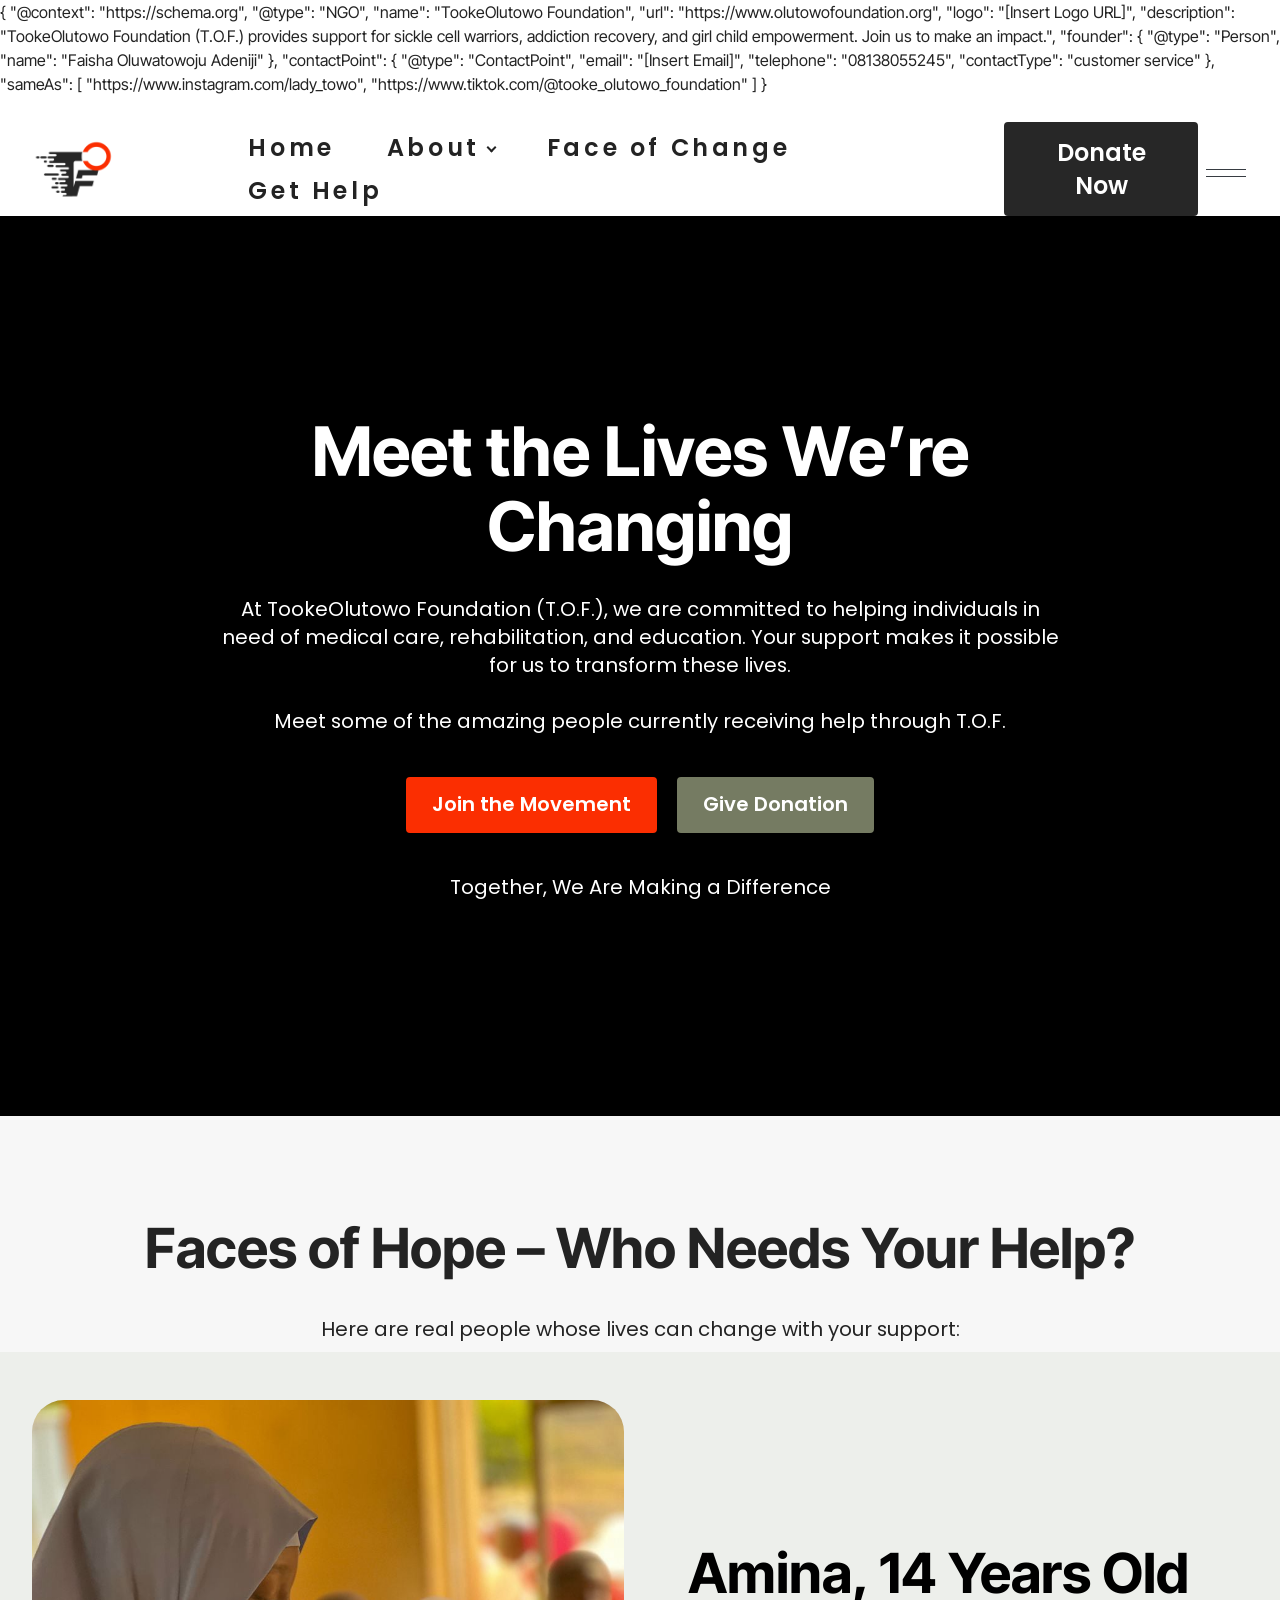
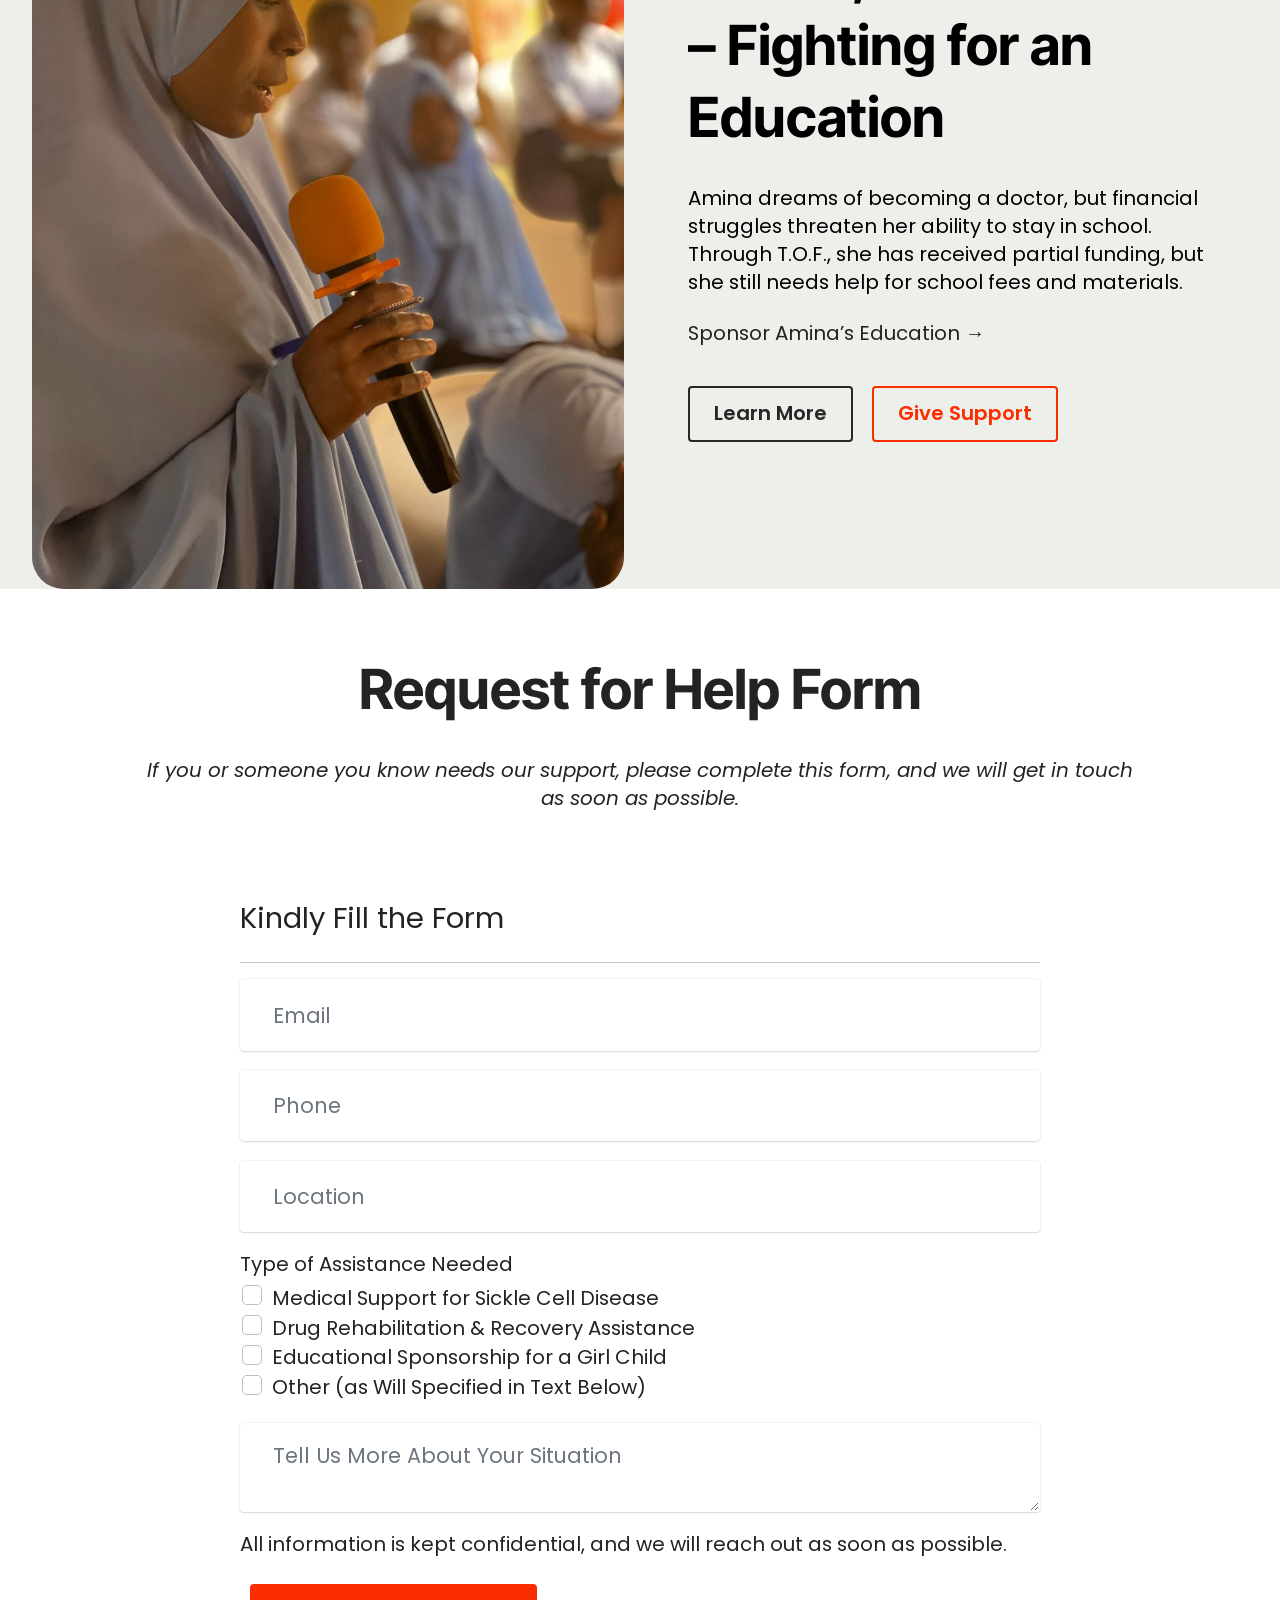
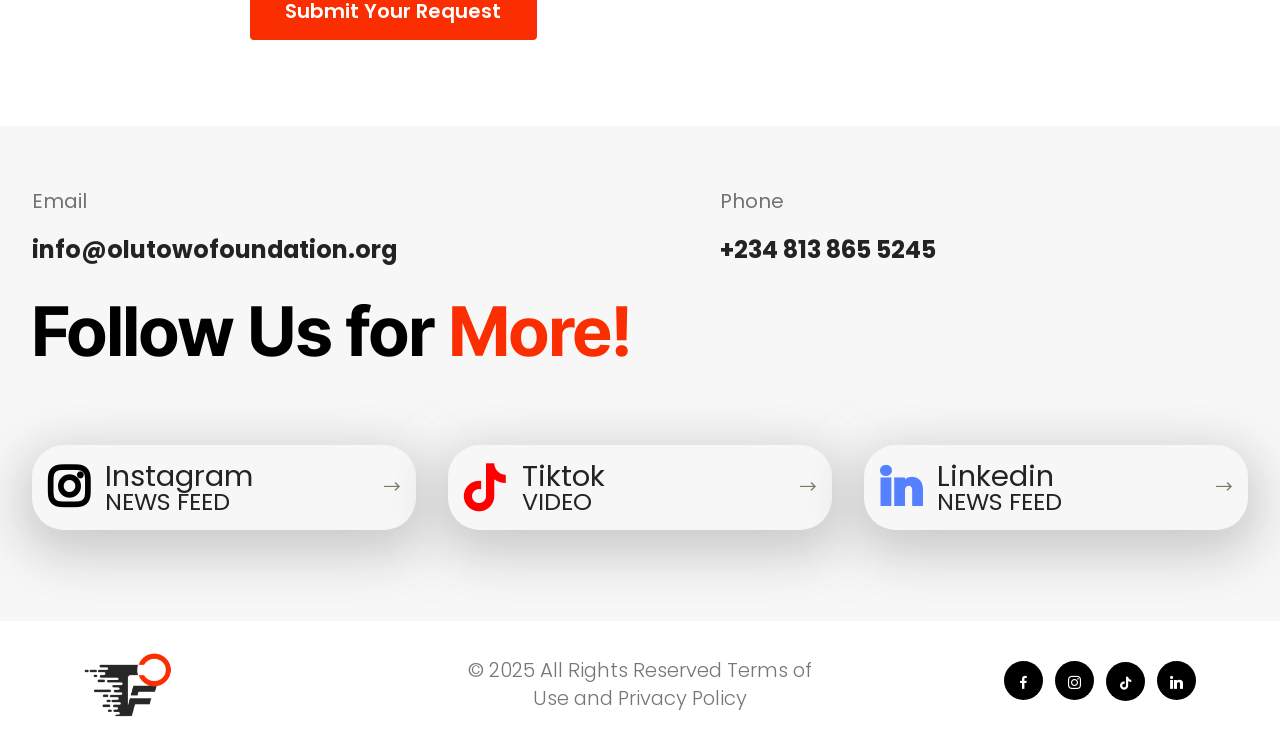
<file: faceofchange.html>
{
  "@context": "https://schema.org",
  "@type": "NGO",
  "name": "TookeOlutowo Foundation",
  "url": "https://www.olutowofoundation.org",
  "logo": "[Insert Logo URL]",
  "description": "TookeOlutowo Foundation (T.O.F.) provides support for sickle cell warriors, addiction recovery, and girl child empowerment. Join us to make an impact.",
  "founder": {
    "@type": "Person",
    "name": "Faisha Oluwatowoju Adeniji"
  },
  "contactPoint": {
    "@type": "ContactPoint",
    "email": "[Insert Email]",
    "telephone": "08138055245",
    "contactType": "customer service"
  },
  "sameAs": [
    "https://www.instagram.com/lady_towo",
    "https://www.tiktok.com/@tooke_olutowo_foundation"
  ]
}<!DOCTYPE html>
<html  >
<head>
  
  <meta charset="UTF-8">
  <meta http-equiv="X-UA-Compatible" content="IE=edge">
  
  <meta name="viewport" content="width=device-width, initial-scale=1, minimum-scale=1">
  <link rel="shortcut icon" href="assets/images/fav-128x128-1.png" type="image/x-icon">
  <meta name="description" content="See the real impact of TookeOlutowo Foundation. Meet individuals currently receiving medical, rehabilitation, and educational support—and help us do more.">
  
  
  <title>Meet Those We’re Helping | TookeOlutowo Foundation</title>
  <link rel="stylesheet" href="assets/font-awesome-brands/../css/fontawesome.min.css">
  <link rel="stylesheet" href="assets/font-awesome-brands/css/brands.min.css">
  <link rel="stylesheet" href="assets/web/assets/mobirise-icons2/mobirise2.css">
  <link rel="stylesheet" href="assets/FontAwesome/css/font-awesome.css">
  <link rel="stylesheet" href="assets/bootstrap/css/bootstrap.min.css">
  <link rel="stylesheet" href="assets/bootstrap/css/bootstrap-grid.min.css">
  <link rel="stylesheet" href="assets/bootstrap/css/bootstrap-reboot.min.css">
  <link rel="stylesheet" href="assets/animatecss/animate.css">
    <link rel="stylesheet" href="assets/popup-overlay-plugin/style.css">
  <link rel="stylesheet" href="assets/dropdown/css/style.css">
  <link rel="stylesheet" href="assets/socicon/css/styles.css">
  <link rel="stylesheet" href="assets/theme/css/style.css">
  <link rel="stylesheet" href="assets/recaptcha.css">
  <link rel="preload" href="https://fonts.googleapis.com/css?family=Inter+Tight:100,200,300,400,500,600,700,800,900,100i,200i,300i,400i,500i,600i,700i,800i,900i&display=swap" as="style" onload="this.onload=null;this.rel='stylesheet'">
  <noscript><link rel="stylesheet" href="https://fonts.googleapis.com/css?family=Inter+Tight:100,200,300,400,500,600,700,800,900,100i,200i,300i,400i,500i,600i,700i,800i,900i&display=swap"></noscript>
  <link rel="preload" href="https://fonts.googleapis.com/css?family=Poppins:100,100i,200,200i,300,300i,400,400i,500,500i,600,600i,700,700i,800,800i,900,900i&display=swap" as="style" onload="this.onload=null;this.rel='stylesheet'">
  <noscript><link rel="stylesheet" href="https://fonts.googleapis.com/css?family=Poppins:100,100i,200,200i,300,300i,400,400i,500,500i,600,600i,700,700i,800,800i,900,900i&display=swap"></noscript>
  <link rel="preload" as="style" href="assets/mobirise/css/mbr-additional.css?v=iAKgDd"><link rel="stylesheet" href="assets/mobirise/css/mbr-additional.css?v=iAKgDd" type="text/css">

  
  
  <meta property="og:title" content="TookeOlutowo Foundation | Empowering Lives & Transforming Futures">
<meta property="og:description" content="Supporting individuals with sickle cell disease, helping drug addicts recover, and empowering the girl child. Join us in making a difference.">
<meta property="og:image" content="[Insert Image URL]">
<meta property="og:url" content="https://www.tookeolutowofoundation.org">
<meta property="og:type" content="website">

</head>
<body>
  
  <section data-bs-version="5.1" class="menu menu2 cid-uROM0JapHh" once="menu" id="menu2-3k">
    

    <nav class="navbar navbar-dropdown navbar-expand-lg">
        <div class="menu_box container">
            <div class="navbar-brand">
                <span class="navbar-logo">
                    <a href="index.html">
                        <img src="assets/images/logo-full-186x186.png" alt="https://olutowofoundation.org/" style="height: 5.3rem;">
                    </a>
                </span>
                
            </div>
            <button class="navbar-toggler" type="button" data-toggle="collapse" data-bs-toggle="collapse" data-target="#navbarSupportedContent" data-bs-target="#navbarSupportedContent" aria-controls="navbarNavAltMarkup" aria-expanded="false" aria-label="Toggle navigation">
                <div class="hamburger">
                    <span></span>
                    <span></span>
                    <span></span>
                    <span></span>
                </div>
            </button>
            <div class="collapse navbar-collapse" id="navbarSupportedContent">
                <ul class="navbar-nav nav-dropdown" data-app-modern-menu="true"><li class="nav-item"><a class="nav-link link text-primary display-4" href="index.html">Home</a></li>
                    <li class="nav-item dropdown" style="
"><a class="nav-link link text-primary dropdown-toggle display-4" href="#" data-toggle="dropdown-submenu" data-bs-toggle="dropdown" data-bs-auto-close="outside" aria-expanded="false">About</a><div class="dropdown-menu" aria-labelledby="dropdown-203"><a class="text-primary dropdown-item display-4" href="about.html">About Us</a><a class="text-primary dropdown-item display-4" href="features.html">Our Feature</a><a class="text-primary dropdown-item display-4" href="get_involved.html">Get Involve</a></div></li><li class="nav-item"><a class="nav-link link text-primary display-4" href="faceofchange.html">Face of Change</a></li><li class="nav-item"><a class="nav-link link text-primary display-4" href="get_help.html">Get Help</a></li></ul>
                
                
                <div class="navbar-buttons mbr-section-btn"><a class="btn btn-success display-4" href="donation.html">Donate Now</a></div>
                  </div>
                <div class="offcanvas_box">
                <button class="btn_offcanvas" type="button" data-bs-toggle="offcanvas" data-bs-target="#offcanvasRight" aria-controls="offcanvasRight">
                    <div class="hamburger">
                    <span></span>
                    <span></span>
                </div>
                    </button>
                <div class="offcanvas offcanvas-end" tabindex="-1" id="offcanvasRight" aria-labelledby="offcanvasRightLabel">
                  <div class="offcanvas-header">
                    <button type="button" class="btn-close text-reset" data-bs-dismiss="offcanvas" aria-label="Close"></button>
                  </div>
                  <div class="offcanvas-body">
                    <div class="offcanvas_image">
                        <img src="assets/images/fav-128x128.png" alt="https://olutowofoundation.org/" style="height: 6.6rem;">
                    </div>
                      <p class="mbr-text mbr-fonts-style display-4">Join TookeOlutowo Foundation in providing medical aid for sickle cell warriors, rehabilitation for addicts, and education for young girls. Together, we create lasting impact.</p>
                      <div class="offcanvas_contact">
                          
                          <p class="text_widget mb-0 mbr-fonts-style display-4"><strong><a href="mailto:info@olutowofoundation.org" class="text-secondary">info@olutowofoundation.org</a>
                              <br><br><a href="tel:+2348138655245" class="text-secondary">+234 813 865 5245</a></strong><br></p>
                      </div>
                          <div class="icons-menu">
                            <a class="iconfont-wrapper" href="#" target="_blank">
                                <span class="p-2 mbr-iconfont socicon-facebook socicon"></span>
                            </a>
                            <a class="iconfont-wrapper" href="https://www.instagram.com/lady_towo" target="_blank">
                                <span class="p-2 mbr-iconfont socicon-instagram socicon"></span>
                            </a>
                            <a class="iconfont-wrapper" href="http://tiktok.com/Tooke_Olutowo_Foundation" target="_blank">
                                <span class="p-2 mbr-iconfont fab fa-tiktok"></span>
                            </a>
                            
                        </div>
                      </div>
                </div>
            </div>
        </div>
    </nav>
</section>

<section data-bs-version="5.1" class="header19 cid-uFl8EfNMvk mbr-fullscreen" id="header">
  

  
  
  <div class="container">
    <div class="row">
      <div class="content-wrap col-12 col-md-9">
        <h1 class="mbr-section-title mbr-fonts-style mb-4 display-1"><strong>Meet the Lives We’re Changing</strong></h1>
        <p class="mbr-fonts-style mbr-text mb-4 display-7">At TookeOlutowo Foundation (T.O.F.), we are committed to helping individuals in need of medical care, rehabilitation, and education. Your support makes it possible for us to transform these lives.<br><br>Meet some of the amazing people currently receiving help through T.O.F.</p>
        <div class="mbr-section-btn"><a class="btn btn-warning display-7" href="get_involved.html#supportForm">Join the Movement</a> <a class="btn btn-info display-7" href="donation.html#custom-html-o">Give Donation</a></div>
        <p class="mbr-fonts-style mbr-description mt-4 display-7">
          Together, We Are Making a Difference
        </p>
      </div>
    </div>
  </div>
</section>

<section data-bs-version="5.1" class="article11 cid-uFlakCT3UW" id="article11-2s">
    

    
    
    <div class="container">
        <div class="row justify-content-center">
            <div class="title col-md-12 col-lg-10">
                <h3 class="mbr-section-title mbr-fonts-style align-center mt-0 mb-0 display-2"><strong>Faces of Hope – Who Needs Your Help?</strong></h3>
                <h4 class="mbr-section-subtitle align-center mbr-fonts-style mt-4 display-7">Here are real people whose lives can change with your support:</h4>
                
            </div>
        </div>
    </div>
</section>

<section data-bs-version="5.1" class="start article2 cid-uFlabc4LmG" id="article02-2p">
	

	
	

	<div class="container">
		<div class="row justify-content-center">
			<div class="col-12 col-md-12 col-lg-6 image-wrapper">
				<img class="w-100" src="assets/images/whatsapp-image-2025-03-13-at-23.03.23-9df54f93-960x1280.jpg" alt="Amina">
			</div>
			<div class="col-12 col-md-12 col-lg">
				<div class="text-wrapper align-left">
					<h1 class="mbr-section-title mbr-fonts-style mb-4 display-2"><strong>Amina, 14 Years Old – Fighting for an Education</strong></h1>
					<p class="mbr-text align-left mbr-fonts-style mb-4 display-7">Amina dreams of becoming a doctor, but financial struggles threaten her ability to stay in school. Through T.O.F., she has received partial funding, but she still needs help for school fees and materials.<br><br><a href="amina.html" class="text-primary">Sponsor Amina’s Education →</a></p>
					<div class="mbr-section-btn align-left mt-3"><a class="btn btn-success-outline display-7" href="amina.html">Learn More</a> <a class="btn btn-secondary-outline display-7" href="https://wa.me/2348138655245">Give Support</a></div>
				</div>
			</div>
		</div>
	</div>
</section>

<section data-bs-version="5.1" class="article11 cid-uFl8ElretA" id="helpTitle">
    

    
    
    <div class="container">
        <div class="row justify-content-center">
            <div class="title col-md-12 col-lg-10">
                <h3 class="mbr-section-title mbr-fonts-style align-center mt-0 mb-0 display-2"><strong>Request for Help Form</strong></h3>
                <h4 class="mbr-section-subtitle align-center mbr-fonts-style mt-4 display-7"><em>If you or someone you know needs our support, please complete this form, and we will get in touch as soon as possible.</em></h4>
                
            </div>
        </div>
    </div>
</section>

<section class="form cid-uFl8Eo6EKh" id="helpForm">
    
    
    <div class="container">
        <div class="row">
            <div class="col-lg-8 mx-auto mbr-form" data-form-type="formoid">
<!--Formbuilder Form-->
<form action="https://mobirise.eu/" method="POST" class="mbr-form form-with-styler" data-form-title="Form Name"><input type="hidden" name="email" data-form-email="true" value="JZehFMnCNlOmkIe7HmCCuuoEAFWbKq0Zou/Bo/bbyppevnAh89/d0trusZkwlINhNX/oeJkktwa/6zukQMR2TTzsCnlqDueVBqvI/VnNvTxT7tfNxCNHP4P1vSAz3n/d.jE1D1gs3tItf55W3aQqdrAKl7QpwEJlGyIc05GAULA1xRWWWI0aYcAv/+5v4YfZhTJPJGnXoLW2SXmVrq20lJUBQgUmzoxYwhVssSyPa0NKm+POsIa31Gcp5TSIXUP6B">
<div class="form-row">
<div hidden="hidden" data-form-alert="" class="alert alert-success col-12">Thanks for filling out the form!</div>
<div hidden="hidden" data-form-alert-danger="" class="alert alert-danger col-12">Oops...! some problem!</div>
</div>
<div class="dragArea row">
<div class="col-lg-12 col-md-12 col-sm-12">
<h4 class="mbr-fonts-style display-5">Kindly Fill the Form</h4>
</div>
<div class="col-lg-12 col-md-12 col-sm-12">
<hr>
</div>
<div data-for="email" class="col-lg-12 col-md-12 col-sm-12 form-group">
<input type="email" name="email" placeholder="Email" data-form-field="email" class="form-control display-7" value="" id="email-helpForm">
</div>
<div data-for="phone" class="col-lg-12 col-md-12 col-sm-12 form-group">
<input type="tel" name="phone" placeholder="Phone" data-form-field="phone" class="form-control display-7" pattern="*" required="required" value="" id="phone-helpForm">
</div>
<div data-for="text" class="col-lg-12 col-md-12 col-sm-12 form-group">
<input type="text" name="text" placeholder="Location" data-form-field="text" class="form-control display-7" value="" id="text-helpForm">
</div>
<div class="col-lg-12 col-md-12 col-sm-12 form-group">
<div class="form-control-label">
<label for="Other (as Will Specified in Text Below)-helpForm" class="mbr-fonts-style display-7">Type of Assistance Needed</label>
</div>
<div data-for="Medical Support for Sickle Cell Disease" class="form-check ms-2">
<input type="checkbox" value="Yes" name="Medical Support for Sickle Cell Disease" data-form-field="Medical Support for Sickle Cell Disease" class="form-check-input display-7" id="Medical Support for Sickle Cell Disease-helpForm">
<label for="Medical Support for Sickle Cell Disease-helpForm" class="form-check-label display-7">Medical Support for Sickle Cell Disease</label>
</div>
<div data-for="Drug Rehabilitation &amp; Recovery Assistance" class="form-check ms-2">
<input type="checkbox" value="Yes" name="Drug Rehabilitation &amp; Recovery Assistance" data-form-field="Drug Rehabilitation &amp; Recovery Assistance" class="form-check-input display-7" id="Drug Rehabilitation &amp; Recovery Assistance-helpForm">
<label for="Drug Rehabilitation &amp; Recovery Assistance-helpForm" class="form-check-label display-7">Drug Rehabilitation &amp; Recovery Assistance</label>
</div>
<div data-for="Educational Sponsorship for a Girl Child" class="form-check ms-2">
<input type="checkbox" value="Yes" name="Educational Sponsorship for a Girl Child" data-form-field="Educational Sponsorship for a Girl Child" class="form-check-input display-7" id="Educational Sponsorship for a Girl Child-helpForm">
<label for="Educational Sponsorship for a Girl Child-helpForm" class="form-check-label display-7">Educational Sponsorship for a Girl Child</label>
</div>
<div data-for="Other (as Will Specified in Text Below)" class="form-check ms-2">
<input type="checkbox" value="Yes" name="Other (as Will Specified in Text Below)" data-form-field="Other (as Will Specified in Text Below)" class="form-check-input display-7" id="Other (as Will Specified in Text Below)-helpForm">
<label for="Other (as Will Specified in Text Below)-helpForm" class="form-check-label display-7">Other (as Will Specified in Text Below)</label>
</div>
</div>
<div class="col-lg-12 col-md-12 col-sm-12 form-group" data-for="message">
<textarea name="message" placeholder="Tell Us More About Your Situation" data-form-field="message" class="form-control display-7" required="required" id="message-helpForm"></textarea>
</div>
<div class="col-lg-12 col-md-12 col-sm-12">
<p class="mbr-fonts-style display-7">All information is kept confidential, and we will reach out as soon as possible.</p>
</div>
<div class="col-auto"><button type="submit" class="w-100 w-100 btn btn-secondary display-7">Submit Your Request</button></div>
</div>
</form><!--Formbuilder Form-->
</div>
        </div>
    </div>
</section>

<section data-bs-version="5.1" class="contact1 cid-uSXfqRQfQX" id="acontact1-44">

    

    
    

    <div class="container">
        <div class="media-container">
            <div class="col-md-12">
                <div class="row">
                    <div class="text-container col-12 col-lg-9">
                        <div class="contacts-container">
                            <div class="email-container">
                                <p class="mbr-text mbr-white align-left mbr-fonts-style display-7">
                                    Email
                                </p>
                                <p class="link-text mbr-white align-left mbr-fonts-style display-4">
                                    <a class="text-black text-primary" href="mailto:info@olutowofoundation.org" type="email"><strong>info@olutowofoundation.org</strong></a>
                                </p>
                            </div>
                            <div class="phone-container">
                                <p class="mbr-text mbr-white align-left mbr-fonts-style display-7">
                                   Phone
                                </p>
                                <p class="link-text mbr-white align-left mbr-fonts-style display-4">
                                    <a class="text-black" href="#" type="phone"><strong>+234 813 865 5245</strong></a>
                                </p>
                            </div>
                        </div>
                        <h1 class="mbr-section-title mbr-white mbr-bold align-left mbr-fonts-style mb-0 display-1">
                            Follow Us for&nbsp;<span class="colored-text">More!</span></h1>
                    </div>
                </div>
            </div>
        </div>
    </div>
</section>

<section data-bs-version="5.1" class="social-buttons02 creativem4_social-buttons02 cid-uSXfrSpW5i" id="social-buttons02-45">

    
    


    
    <div class="container">
        <div class="row justify-content-center">

            <div class="card cardcolor p-3 col-12 col-md-6 col-lg-4">
                <div class="card-wrapper">
                    <div class="card-img">
                        <a href="https://www.instagram.com/lady_towo" target="_blank"><span class="mbr-iconfont ico1 fa-instagram fa" style="color: rgb(0, 0, 0); fill: rgb(0, 0, 0);"></span></a>
                    </div>
                    <div class="card-box">
                        <h3 class="card-title align-left mbr-fonts-style display-5"><a href="https://www.instagram.com/lady_towo" class="text-primary" target="_blank">Instagram</a></h3>
                        <h4 class="mbr-text align-left mbr-fonts-style display-4">
                            <a href="https://www.instagram.com/lady_towo" class="text-primary" target="_blank">NEWS FEED</a></h4>
                    </div>
                    <div class="card-img">
                        <a href="#"><span class="mbr-iconfont ico2 mobi-mbri-right mobi-mbri"></span></a>
                    </div>
                </div>
            </div>

            <div class="card cardcolor p-3 col-12 col-md-6 col-lg-4">
                <div class="card-wrapper">
                    <div class="card-img">
                        <a href="#"><span class="mbr-iconfont ico1 fab fa-tiktok" style="color: rgb(255, 0, 0); fill: rgb(255, 0, 0);"></span></a>
                    </div>
                    <div class="card-box">
                        <h3 class="card-title align-left mbr-fonts-style display-5"><a href="http://tiktok.com/Tooke_Olutowo_Foundation" class="text-primary" target="_blank">Tiktok</a></h3>
                        <h4 class="mbr-text align-left mbr-fonts-style display-4">
                            <a href="http://tiktok.com/Tooke_Olutowo_Foundation" class="text-primary" target="_blank">VIDEO</a></h4>
                    </div>
                    <div class="card-img">
                        <a href="#"><span class="mbr-iconfont ico2 mobi-mbri-right mobi-mbri"></span></a>
                    </div>
                </div>
            </div>

            <div class="card cardcolor p-3 col-12 col-md-6 col-lg-4">
                <div class="card-wrapper">
                    <div class="card-img">
                        <a href="https://www.linkedin.com/in/tooke-olutowo-foundation-1b1474370/" target="_blank"><span class="mbr-iconfont ico1 fa-linkedin fa" style="color: rgb(85, 128, 255); fill: rgb(85, 128, 255);"></span></a>
                    </div>
                    <div class="card-box">
                        <h3 class="card-title align-left mbr-fonts-style display-5"><a href="https://www.linkedin.com/in/tooke-olutowo-foundation-1b1474370/" class="text-primary" target="_blank">Linkedin</a></h3>
                        <h4 class="mbr-text align-left mbr-fonts-style display-4">
                            <a href="https://www.linkedin.com/in/tooke-olutowo-foundation-1b1474370/" class="text-primary" target="_blank">NEWS FEED</a></h4>
                    </div>
                    <div class="card-img">
                        <a href="#"><span class="mbr-iconfont ico2 mobi-mbri-right mobi-mbri"></span></a>
                    </div>
                </div>
            </div>

            

        </div>


    </div>

</section>

<section data-bs-version="5.1" class="cid-uFv74HXkSF" id="footer">

    

    

    <div class="container">
        <div class="row align-center justify-content-center align-items-center">
            <div class="logo-section col-sm-12 col-lg-4">
                <a href="#"><img src="assets/images/logo-full-163x163.png" height="128" alt="TOF" style="height: 6.1rem;">
                </a>
            </div>
            <div class="col-sm-12 col-lg-4 mbr-text mbr-fonts-style mbr-light display-7">
                © 2025 All Rights Reserved Terms of Use and Privacy Policy
            </div>
            <div class="social-media col-sm-12 col-lg-4">
                <ul>
                    <li>
                      <a class="icon-transition" href="#">
                        <span class="mbr-iconfont socicon-facebook socicon"></span>
                      </a>
                    </li>
                    <li>
                      <a class="icon-transition" href="https://www.instagram.com/lady_towo" target="_blank">
                        <span class="mbr-iconfont socicon-instagram socicon"></span>
                      </a>
                    </li>
                    <li>
                      <a class="icon-transition" href="http://tiktok.com/Tooke_Olutowo_Foundation" target="_blank">
                        <span class="mbr-iconfont fab fa-tiktok"></span>
                      </a>
                    </li>
                    <li>
                      <a class="icon-transition" href="https://www.linkedin.com/in/tooke-olutowo-foundation-1b1474370/" target="_blank">
                        <span class="mbr-iconfont socicon-linkedin socicon"></span>
                      </a>
                    </li>
                    
                </ul>
            </div>
        </div>
    </div>
</section>


<script src="assets/bootstrap/js/bootstrap.bundle.min.js"></script>
  <script src="assets/smoothscroll/smooth-scroll.js"></script>
  <script src="assets/ytplayer/index.js"></script>
      <script src="assets/dropdown/js/navbar-dropdown.js"></script>
  <script src="assets/vimeoplayer/player.js"></script>
  <script src="assets/theme/js/script.js"></script>
  <script src="assets/formoid.min.js"></script>
  
  
  
 <div id="scrollToTop" class="scrollToTop mbr-arrow-up"><a style="text-align: center;"><i class="mbr-arrow-up-icon mbr-arrow-up-icon-cm cm-icon cm-icon-smallarrow-up"></i></a></div>
    <input name="animation" type="hidden">
  
</body>
</html>
</file>
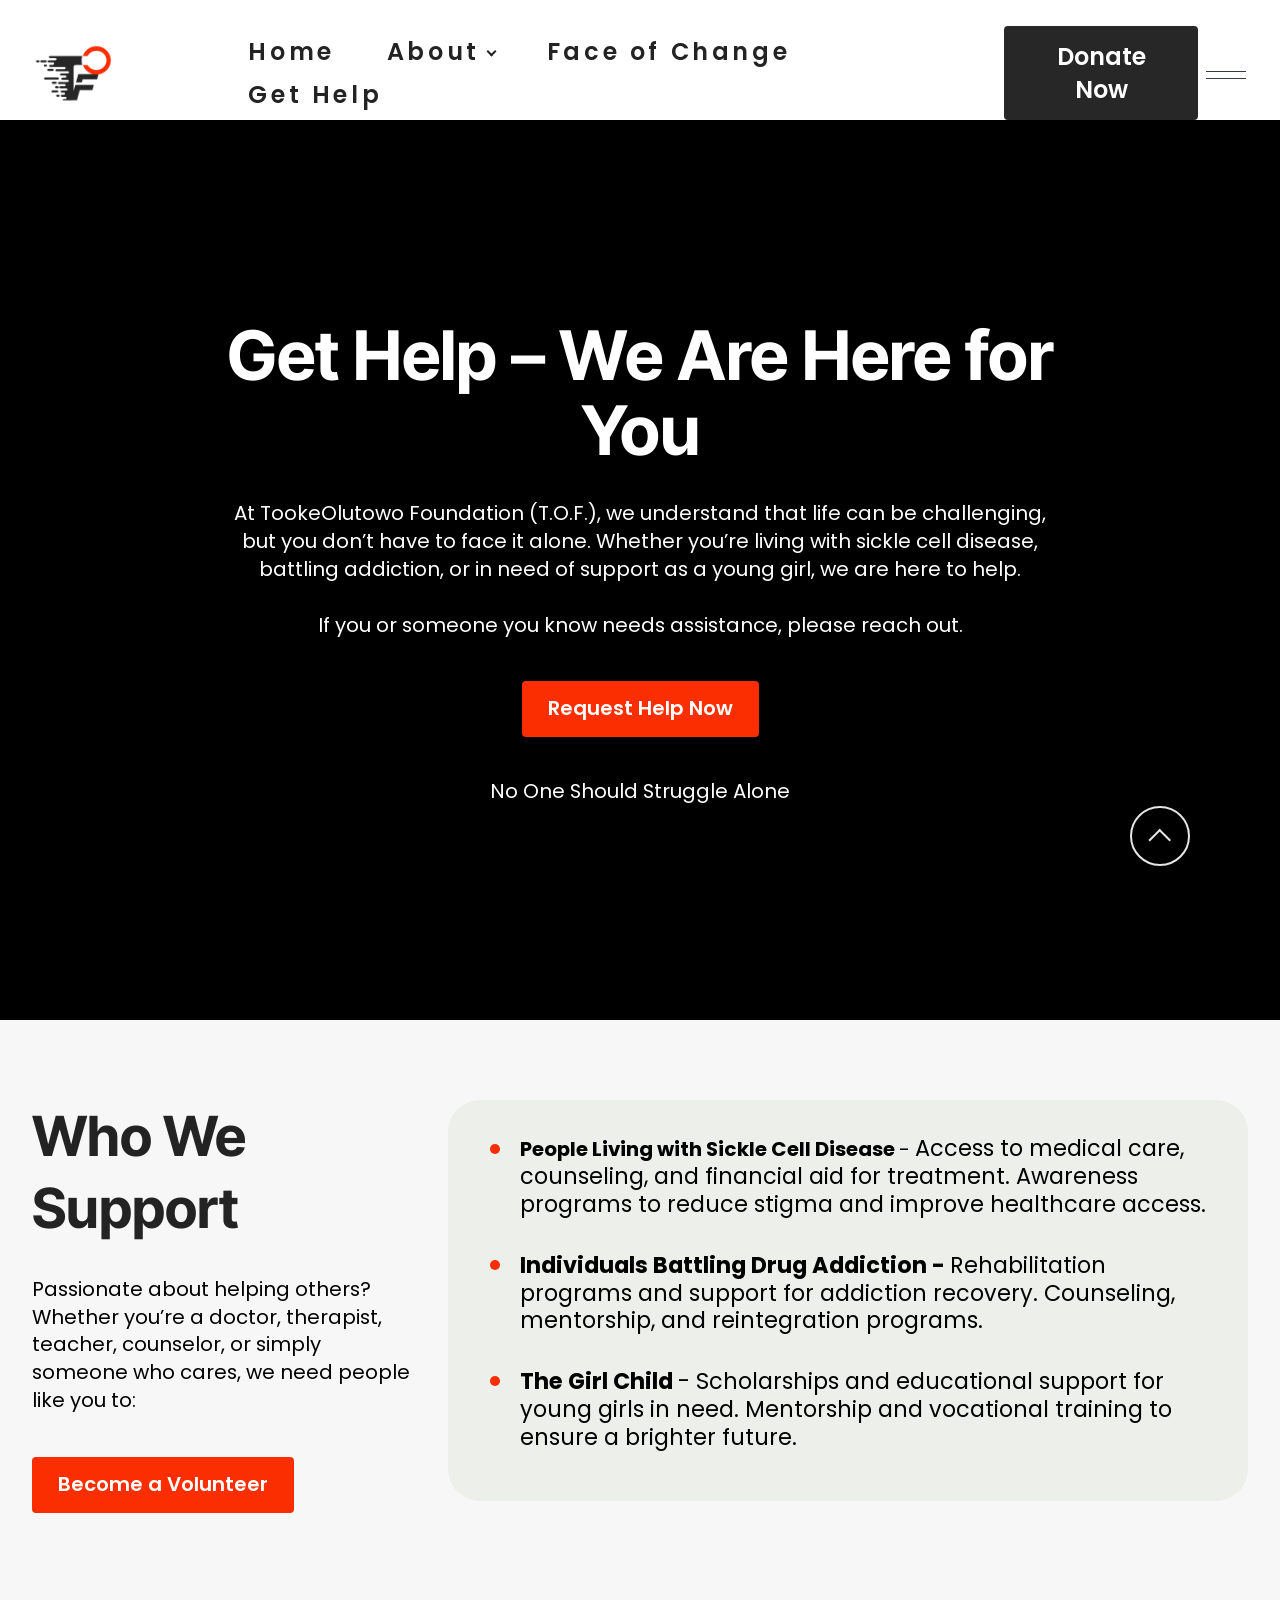
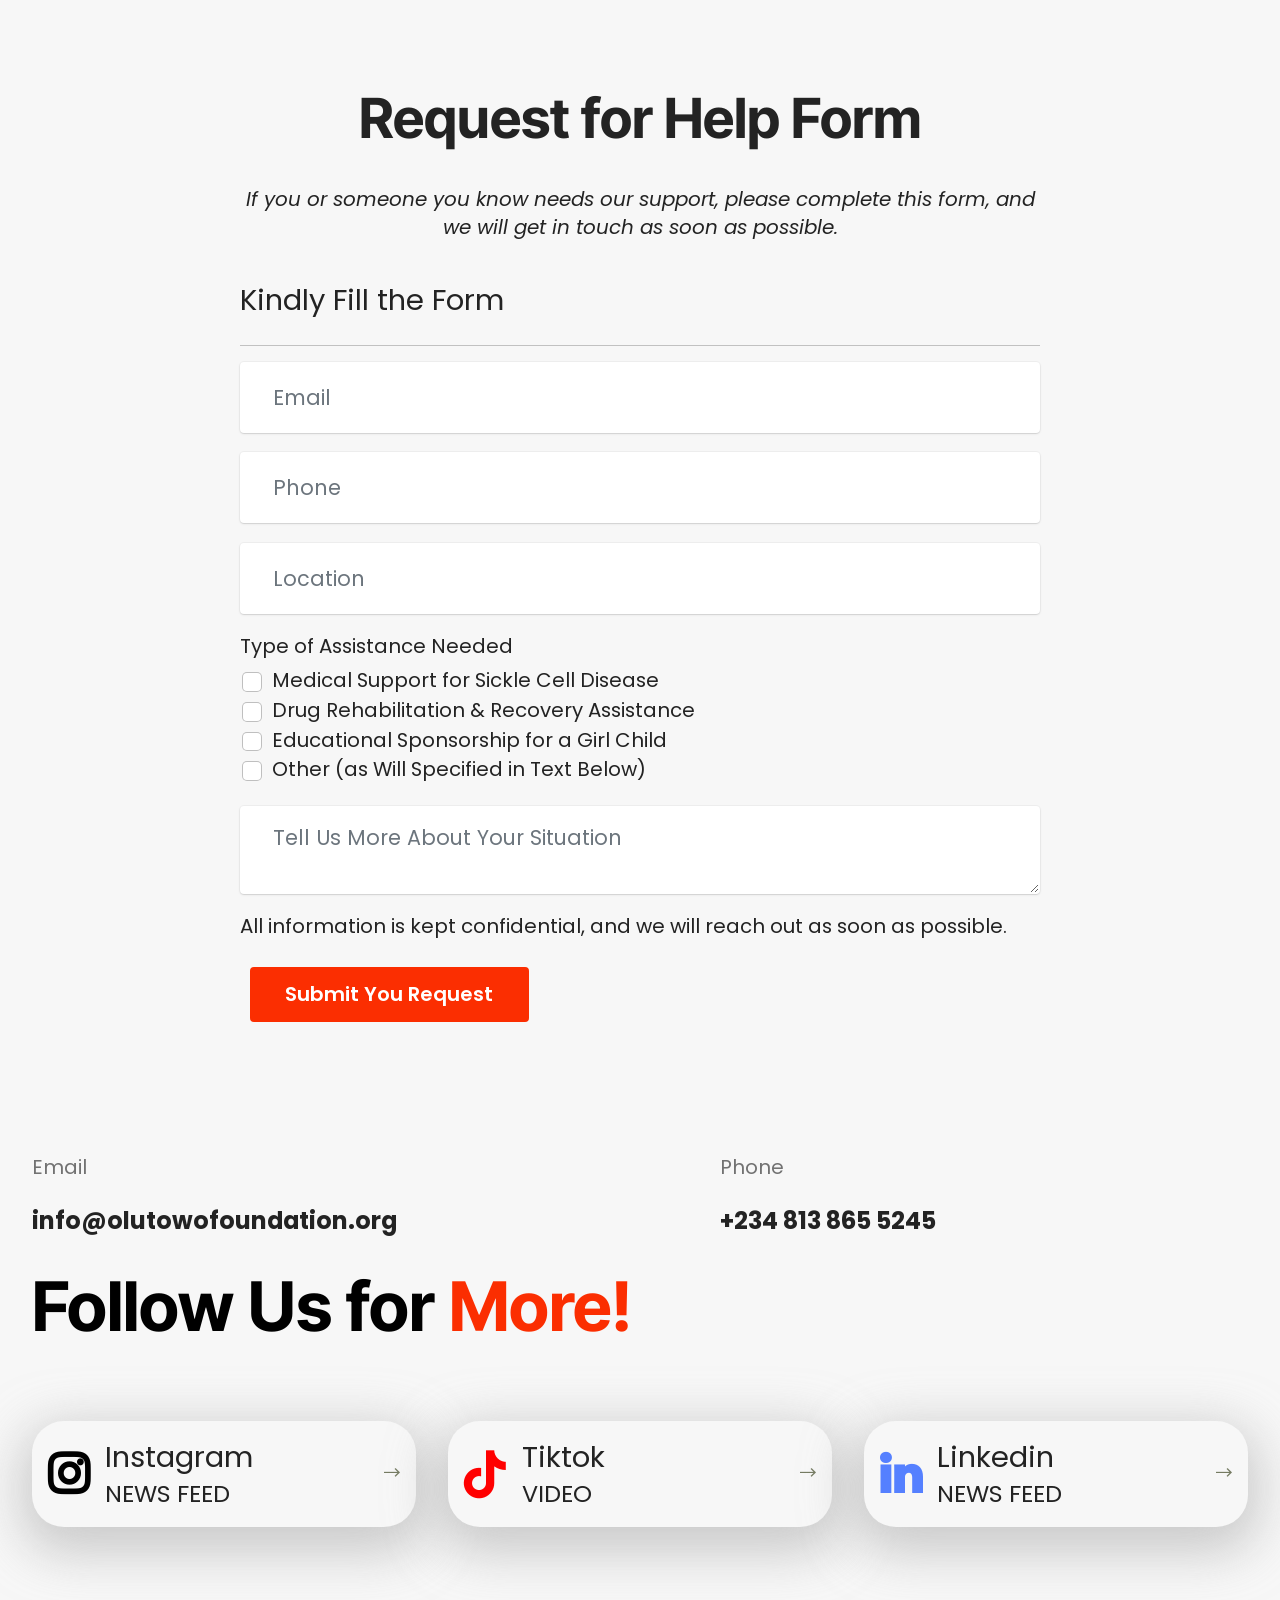
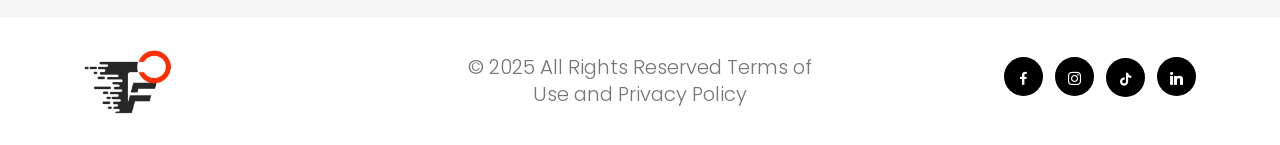
<file: features.html>
<!DOCTYPE html>
<html  >
<head>
  
  <meta charset="UTF-8">
  <meta http-equiv="X-UA-Compatible" content="IE=edge">
  
  <meta name="viewport" content="width=device-width, initial-scale=1, minimum-scale=1">
  <link rel="shortcut icon" href="assets/images/fav-128x128-1.png" type="image/x-icon">
  <meta name="description" content="Discover how TookeOlutowo Foundation empowers sickle cell warriors, rehabilitates recovering addicts, and supports the girl child through education and advocacy.">
  
  
  <title>Our Impact & Features | TookeOlutowo Foundation</title>
  <link rel="stylesheet" href="assets/font-awesome-brands/../css/fontawesome.min.css">
  <link rel="stylesheet" href="assets/font-awesome-brands/css/brands.min.css">
  <link rel="stylesheet" href="assets/web/assets/mobirise-icons2/mobirise2.css">
  <link rel="stylesheet" href="assets/FontAwesome/css/font-awesome.css">
  <link rel="stylesheet" href="assets/bootstrap/css/bootstrap.min.css">
  <link rel="stylesheet" href="assets/bootstrap/css/bootstrap-grid.min.css">
  <link rel="stylesheet" href="assets/bootstrap/css/bootstrap-reboot.min.css">
  <link rel="stylesheet" href="assets/animatecss/animate.css">
    <link rel="stylesheet" href="assets/popup-overlay-plugin/style.css">
  <link rel="stylesheet" href="assets/dropdown/css/style.css">
  <link rel="stylesheet" href="assets/socicon/css/styles.css">
  <link rel="stylesheet" href="assets/theme/css/style.css">
  <link rel="stylesheet" href="assets/recaptcha.css">
  <link rel="preload" href="https://fonts.googleapis.com/css?family=Inter+Tight:100,200,300,400,500,600,700,800,900,100i,200i,300i,400i,500i,600i,700i,800i,900i&display=swap" as="style" onload="this.onload=null;this.rel='stylesheet'">
  <noscript><link rel="stylesheet" href="https://fonts.googleapis.com/css?family=Inter+Tight:100,200,300,400,500,600,700,800,900,100i,200i,300i,400i,500i,600i,700i,800i,900i&display=swap"></noscript>
  <link rel="preload" href="https://fonts.googleapis.com/css?family=Poppins:100,100i,200,200i,300,300i,400,400i,500,500i,600,600i,700,700i,800,800i,900,900i&display=swap" as="style" onload="this.onload=null;this.rel='stylesheet'">
  <noscript><link rel="stylesheet" href="https://fonts.googleapis.com/css?family=Poppins:100,100i,200,200i,300,300i,400,400i,500,500i,600,600i,700,700i,800,800i,900,900i&display=swap"></noscript>
  <link rel="preload" as="style" href="assets/mobirise/css/mbr-additional.css?v=ILkevd"><link rel="stylesheet" href="assets/mobirise/css/mbr-additional.css?v=ILkevd" type="text/css">

  
  
  

</head>
<body>
  
  <section data-bs-version="5.1" class="menu menu2 cid-uROM0JapHh" once="menu" id="menu2-3k">
    

    <nav class="navbar navbar-dropdown navbar-expand-lg">
        <div class="menu_box container">
            <div class="navbar-brand">
                <span class="navbar-logo">
                    <a href="index.html">
                        <img src="assets/images/logo-full-186x186.png" alt="https://olutowofoundation.org/" style="height: 5.3rem;">
                    </a>
                </span>
                
            </div>
            <button class="navbar-toggler" type="button" data-toggle="collapse" data-bs-toggle="collapse" data-target="#navbarSupportedContent" data-bs-target="#navbarSupportedContent" aria-controls="navbarNavAltMarkup" aria-expanded="false" aria-label="Toggle navigation">
                <div class="hamburger">
                    <span></span>
                    <span></span>
                    <span></span>
                    <span></span>
                </div>
            </button>
            <div class="collapse navbar-collapse" id="navbarSupportedContent">
                <ul class="navbar-nav nav-dropdown" data-app-modern-menu="true"><li class="nav-item"><a class="nav-link link text-primary display-4" href="index.html">Home</a></li>
                    <li class="nav-item dropdown" style="
"><a class="nav-link link text-primary dropdown-toggle display-4" href="#" data-toggle="dropdown-submenu" data-bs-toggle="dropdown" data-bs-auto-close="outside" aria-expanded="false">About</a><div class="dropdown-menu" aria-labelledby="dropdown-203"><a class="text-primary dropdown-item display-4" href="about.html">About Us</a><a class="text-primary dropdown-item display-4" href="features.html">Our Feature</a><a class="text-primary dropdown-item display-4" href="get_involved.html">Get Involve</a></div></li><li class="nav-item"><a class="nav-link link text-primary display-4" href="faceofchange.html">Face of Change</a></li><li class="nav-item"><a class="nav-link link text-primary display-4" href="get_help.html">Get Help</a></li></ul>
                
                
                <div class="navbar-buttons mbr-section-btn"><a class="btn btn-success display-4" href="donation.html">Donate Now</a></div>
                  </div>
                <div class="offcanvas_box">
                <button class="btn_offcanvas" type="button" data-bs-toggle="offcanvas" data-bs-target="#offcanvasRight" aria-controls="offcanvasRight">
                    <div class="hamburger">
                    <span></span>
                    <span></span>
                </div>
                    </button>
                <div class="offcanvas offcanvas-end" tabindex="-1" id="offcanvasRight" aria-labelledby="offcanvasRightLabel">
                  <div class="offcanvas-header">
                    <button type="button" class="btn-close text-reset" data-bs-dismiss="offcanvas" aria-label="Close"></button>
                  </div>
                  <div class="offcanvas-body">
                    <div class="offcanvas_image">
                        <img src="assets/images/fav-128x128.png" alt="https://olutowofoundation.org/" style="height: 6.6rem;">
                    </div>
                      <p class="mbr-text mbr-fonts-style display-4">Join TookeOlutowo Foundation in providing medical aid for sickle cell warriors, rehabilitation for addicts, and education for young girls. Together, we create lasting impact.</p>
                      <div class="offcanvas_contact">
                          
                          <p class="text_widget mb-0 mbr-fonts-style display-4"><strong><a href="mailto:info@olutowofoundation.org" class="text-secondary">info@olutowofoundation.org</a>
                              <br><br><a href="tel:+2348138655245" class="text-secondary">+234 813 865 5245</a></strong><br></p>
                      </div>
                          <div class="icons-menu">
                            <a class="iconfont-wrapper" href="#" target="_blank">
                                <span class="p-2 mbr-iconfont socicon-facebook socicon"></span>
                            </a>
                            <a class="iconfont-wrapper" href="https://www.instagram.com/lady_towo" target="_blank">
                                <span class="p-2 mbr-iconfont socicon-instagram socicon"></span>
                            </a>
                            <a class="iconfont-wrapper" href="http://tiktok.com/Tooke_Olutowo_Foundation" target="_blank">
                                <span class="p-2 mbr-iconfont fab fa-tiktok"></span>
                            </a>
                            
                        </div>
                      </div>
                </div>
            </div>
        </div>
    </nav>
</section>

<section data-bs-version="5.1" class="header19 cid-uFl86wyKeY mbr-fullscreen" id="header">
  

  
  
  <div class="container">
    <div class="row">
      <div class="content-wrap col-12 col-md-9">
        <h1 class="mbr-section-title mbr-fonts-style mb-4 display-1"><strong>Get Help – We Are Here for You</strong></h1>
        <p class="mbr-fonts-style mbr-text mb-4 display-7">At TookeOlutowo Foundation (T.O.F.), we understand that life can be challenging, but you don’t have to face it alone. Whether you’re living with sickle cell disease, battling addiction, or in need of support as a young girl, we are here to help.<br><br>If you or someone you know needs assistance, please reach out.</p>
        <div class="mbr-section-btn"><a class="btn btn-warning display-7" href="get_help.html#helpForm">
            Request Help Now
          </a></div>
        <p class="mbr-fonts-style mbr-description mt-4 display-7">
          No One Should Struggle Alone
        </p>
      </div>
    </div>
  </div>
</section>

<section data-bs-version="5.1" class="article021 cid-uFl86zjznW" id="article">
    
    <div class="container">
        <div class="row justify-content-center">
            <div class="col-lg-4">
                <div class="col-12 col-md-12">
                    <h5 class="mbr-section-title mbr-fonts-style mt-0 mb-4 display-2"><strong>Who We Support</strong></h5>
                    <h6 class="mbr-section-subtitle mbr-fonts-style mt-0 mb-4 display-7">Passionate about helping others? Whether you’re a doctor, therapist, teacher, counselor, or simply someone who cares, we need people like you to:</h6>
                    <div class="mbr-section-btn item-footer mt-3 main-button"><a href="get_involved.html#supportForm" class="btn item-btn btn-secondary display-7">
                            Become a Volunteer</a></div>
                </div>
            </div>

            <div class="col-lg-8 side-features">
                <div class="item-wrapper align-left">
                    <div class="counter-container mbr-text mbr-fonts-style display-7">
                        <ul>
                            <li><strong>People Living with Sickle Cell Disease </strong>-&nbsp;<span style="font-size: 1.4rem;">Access to medical care, counseling, and financial aid for treatment.&nbsp;</span><span style="font-size: 1.4rem;">Awareness programs to reduce stigma and improve healthcare access.</span></li><li><strong style="font-size: 1.4rem;">Individuals Battling Drug Addiction -&nbsp;</strong><span style="font-size: 1.4rem;">Rehabilitation programs and support for addiction recovery.&nbsp;</span><span style="font-size: 1.4rem;">Counseling, mentorship, and reintegration programs.</span></li><li><strong style="font-size: 1.4rem;">The Girl Child </strong><span style="font-size: 1.4rem;">- S</span><span style="font-size: 1.4rem;">cholarships and educational support for young girls in need.&nbsp;</span><span style="font-size: 1.4rem;">Mentorship and vocational training to ensure a brighter future.</span></li></ul>
                    </div>
                </div>
            </div>
        </div>
    </div>
</section>

<section data-bs-version="5.1" class="article11 cid-uFl86CbkHa" id="helpTitle">
    

    
    
    <div class="container">
        <div class="row justify-content-center">
            <div class="title col-md-12 col-lg-8">
                <h3 class="mbr-section-title mbr-fonts-style align-center mt-0 mb-0 display-2"><strong>Request for Help Form</strong></h3>
                <h4 class="mbr-section-subtitle align-center mbr-fonts-style mt-4 display-7"><em>If you or someone you know needs our support, please complete this form, and we will get in touch as soon as possible.</em></h4>
                
            </div>
        </div>
    </div>
</section>

<section class="form cid-uFl86EC9PI" id="helpForm">
    
    
    <div class="container">
        <div class="row">
            <div class="col-lg-8 mx-auto mbr-form" data-form-type="formoid">
<!--Formbuilder Form-->
<form action="https://mobirise.eu/" method="POST" class="mbr-form form-with-styler" data-form-title="Form Name"><input type="hidden" name="email" data-form-email="true" value="jBVmyr4lIC+mIxaZlP+5s6PRxkr258HBitHHVC3fi3wl6OltMHtSllhEuoPwOYAbVMBkLjnGSKfn7XT0zg9vsJmBP3Xy+9t7rXEWEX/8vq1A6WXV612HSv0CIK9QOxyh.YjgD1tOuY90O2vVJkrZBaENmfha1t46BpOh5VaMP0hrLQxZsH7Ao88jPxId4vVDxwtvKeD+eYR1b9zsODD9HWxdOlIGvupoKZxDjCkGo2TMDWR+gPhT2C/PJBJGKrJSu">
<div class="form-row">
<div hidden="hidden" data-form-alert="" class="alert alert-success col-12">Thanks for filling out the form!</div>
<div hidden="hidden" data-form-alert-danger="" class="alert alert-danger col-12">Oops...! some problem!</div>
</div>
<div class="dragArea row">
<div class="col-lg-12 col-md-12 col-sm-12">
<h4 class="mbr-fonts-style display-5">Kindly Fill the Form</h4>
</div>
<div class="col-lg-12 col-md-12 col-sm-12">
<hr>
</div>
<div data-for="email" class="col-lg-12 col-md-12 col-sm-12 form-group">
<input type="email" name="email" placeholder="Email" data-form-field="email" class="form-control display-7" value="" id="email-helpForm">
</div>
<div data-for="phone" class="col-lg-12 col-md-12 col-sm-12 form-group">
<input type="tel" name="phone" placeholder="Phone" data-form-field="phone" class="form-control display-7" pattern="*" required="required" value="" id="phone-helpForm">
</div>
<div data-for="text" class="col-lg-12 col-md-12 col-sm-12 form-group">
<input type="text" name="text" placeholder="Location" data-form-field="text" class="form-control display-7" value="" id="text-helpForm">
</div>
<div class="col-lg-12 col-md-12 col-sm-12 form-group">
<div class="form-control-label">
<label for="Other (as Will Specified in Text Below)-helpForm" class="mbr-fonts-style display-7">Type of Assistance Needed</label>
</div>
<div data-for="Medical Support for Sickle Cell Disease" class="form-check ms-2">
<input type="checkbox" value="Yes" name="Medical Support for Sickle Cell Disease" data-form-field="Medical Support for Sickle Cell Disease" class="form-check-input display-7" id="Medical Support for Sickle Cell Disease-helpForm">
<label for="Medical Support for Sickle Cell Disease-helpForm" class="form-check-label display-7">Medical Support for Sickle Cell Disease</label>
</div>
<div data-for="Drug Rehabilitation &amp; Recovery Assistance" class="form-check ms-2">
<input type="checkbox" value="Yes" name="Drug Rehabilitation &amp; Recovery Assistance" data-form-field="Drug Rehabilitation &amp; Recovery Assistance" class="form-check-input display-7" id="Drug Rehabilitation &amp; Recovery Assistance-helpForm">
<label for="Drug Rehabilitation &amp; Recovery Assistance-helpForm" class="form-check-label display-7">Drug Rehabilitation &amp; Recovery Assistance</label>
</div>
<div data-for="Educational Sponsorship for a Girl Child" class="form-check ms-2">
<input type="checkbox" value="Yes" name="Educational Sponsorship for a Girl Child" data-form-field="Educational Sponsorship for a Girl Child" class="form-check-input display-7" id="Educational Sponsorship for a Girl Child-helpForm">
<label for="Educational Sponsorship for a Girl Child-helpForm" class="form-check-label display-7">Educational Sponsorship for a Girl Child</label>
</div>
<div data-for="Other (as Will Specified in Text Below)" class="form-check ms-2">
<input type="checkbox" value="Yes" name="Other (as Will Specified in Text Below)" data-form-field="Other (as Will Specified in Text Below)" class="form-check-input display-7" id="Other (as Will Specified in Text Below)-helpForm">
<label for="Other (as Will Specified in Text Below)-helpForm" class="form-check-label display-7">Other (as Will Specified in Text Below)</label>
</div>
</div>
<div class="col-lg-12 col-md-12 col-sm-12 form-group" data-for="message">
<textarea name="message" placeholder="Tell Us More About Your Situation" data-form-field="message" class="form-control display-7" required="required" id="message-helpForm"></textarea>
</div>
<div class="col-lg-12 col-md-12 col-sm-12">
<p class="mbr-fonts-style display-7">All information is kept confidential, and we will reach out as soon as possible.</p>
</div>
<div class="col-auto">
<button type="submit" class="w-100 w-100 btn btn-secondary display-7">Submit You Request</button>
</div>
</div>
</form><!--Formbuilder Form-->
</div>
        </div>
    </div>
</section>

<section data-bs-version="5.1" class="contact1 cid-uSXdXFiR8e" id="acontact1-40">

    

    
    

    <div class="container">
        <div class="media-container">
            <div class="col-md-12">
                <div class="row">
                    <div class="text-container col-12 col-lg-9">
                        <div class="contacts-container">
                            <div class="email-container">
                                <p class="mbr-text mbr-white align-left mbr-fonts-style display-7">
                                    Email
                                </p>
                                <p class="link-text mbr-white align-left mbr-fonts-style display-4">
                                    <a class="text-black text-primary" href="mailto:info@olutowofoundation.org" type="email"><strong>info@olutowofoundation.org</strong></a>
                                </p>
                            </div>
                            <div class="phone-container">
                                <p class="mbr-text mbr-white align-left mbr-fonts-style display-7">
                                   Phone
                                </p>
                                <p class="link-text mbr-white align-left mbr-fonts-style display-4">
                                    <a class="text-black" href="#" type="phone"><strong>+234 813 865 5245</strong></a>
                                </p>
                            </div>
                        </div>
                        <h1 class="mbr-section-title mbr-white mbr-bold align-left mbr-fonts-style mb-0 display-1">
                            Follow Us for&nbsp;<span class="colored-text">More!</span></h1>
                    </div>
                </div>
            </div>
        </div>
    </div>
</section>

<section data-bs-version="5.1" class="social-buttons02 creativem4_social-buttons02 cid-uSXdYBu7pW" id="social-buttons02-41">

    
    


    
    <div class="container">
        <div class="row justify-content-center">

            <div class="card cardcolor p-3 col-12 col-md-6 col-lg-4">
                <div class="card-wrapper">
                    <div class="card-img">
                        <a href="https://www.instagram.com/lady_towo" target="_blank"><span class="mbr-iconfont ico1 fa-instagram fa" style="color: rgb(0, 0, 0); fill: rgb(0, 0, 0);"></span></a>
                    </div>
                    <div class="card-box">
                        <h3 class="card-title align-left mbr-fonts-style display-5"><a href="https://www.instagram.com/lady_towo" class="text-primary" target="_blank">Instagram</a></h3>
                        <h4 class="mbr-text align-left mbr-fonts-style display-4">
                            <a href="https://www.instagram.com/lady_towo" class="text-primary" target="_blank">NEWS FEED</a></h4>
                    </div>
                    <div class="card-img">
                        <a href="#"><span class="mbr-iconfont ico2 mobi-mbri-right mobi-mbri"></span></a>
                    </div>
                </div>
            </div>

            <div class="card cardcolor p-3 col-12 col-md-6 col-lg-4">
                <div class="card-wrapper">
                    <div class="card-img">
                        <a href="#"><span class="mbr-iconfont ico1 fab fa-tiktok" style="color: rgb(255, 0, 0); fill: rgb(255, 0, 0);"></span></a>
                    </div>
                    <div class="card-box">
                        <h3 class="card-title align-left mbr-fonts-style display-5"><a href="http://tiktok.com/Tooke_Olutowo_Foundation" class="text-primary" target="_blank">Tiktok</a></h3>
                        <h4 class="mbr-text align-left mbr-fonts-style display-4">
                            <a href="http://tiktok.com/Tooke_Olutowo_Foundation" class="text-primary" target="_blank">VIDEO</a></h4>
                    </div>
                    <div class="card-img">
                        <a href="#"><span class="mbr-iconfont ico2 mobi-mbri-right mobi-mbri"></span></a>
                    </div>
                </div>
            </div>

            <div class="card cardcolor p-3 col-12 col-md-6 col-lg-4">
                <div class="card-wrapper">
                    <div class="card-img">
                        <a href="https://www.linkedin.com/in/tooke-olutowo-foundation-1b1474370/" target="_blank"><span class="mbr-iconfont ico1 fa-linkedin fa" style="color: rgb(85, 128, 255); fill: rgb(85, 128, 255);"></span></a>
                    </div>
                    <div class="card-box">
                        <h3 class="card-title align-left mbr-fonts-style display-5"><a href="https://www.linkedin.com/in/tooke-olutowo-foundation-1b1474370/" class="text-primary" target="_blank">Linkedin</a></h3>
                        <h4 class="mbr-text align-left mbr-fonts-style display-4">
                            <a href="https://www.linkedin.com/in/tooke-olutowo-foundation-1b1474370/" class="text-primary" target="_blank">NEWS FEED</a></h4>
                    </div>
                    <div class="card-img">
                        <a href="#"><span class="mbr-iconfont ico2 mobi-mbri-right mobi-mbri"></span></a>
                    </div>
                </div>
            </div>

            

        </div>


    </div>

</section>

<section data-bs-version="5.1" class="cid-uFv74HXkSF" id="footer">

    

    

    <div class="container">
        <div class="row align-center justify-content-center align-items-center">
            <div class="logo-section col-sm-12 col-lg-4">
                <a href="#"><img src="assets/images/logo-full-163x163.png" height="128" alt="TOF" style="height: 6.1rem;">
                </a>
            </div>
            <div class="col-sm-12 col-lg-4 mbr-text mbr-fonts-style mbr-light display-7">
                © 2025 All Rights Reserved Terms of Use and Privacy Policy
            </div>
            <div class="social-media col-sm-12 col-lg-4">
                <ul>
                    <li>
                      <a class="icon-transition" href="#">
                        <span class="mbr-iconfont socicon-facebook socicon"></span>
                      </a>
                    </li>
                    <li>
                      <a class="icon-transition" href="https://www.instagram.com/lady_towo" target="_blank">
                        <span class="mbr-iconfont socicon-instagram socicon"></span>
                      </a>
                    </li>
                    <li>
                      <a class="icon-transition" href="http://tiktok.com/Tooke_Olutowo_Foundation" target="_blank">
                        <span class="mbr-iconfont fab fa-tiktok"></span>
                      </a>
                    </li>
                    <li>
                      <a class="icon-transition" href="https://www.linkedin.com/in/tooke-olutowo-foundation-1b1474370/" target="_blank">
                        <span class="mbr-iconfont socicon-linkedin socicon"></span>
                      </a>
                    </li>
                    
                </ul>
            </div>
        </div>
    </div>
</section>


<script src="assets/bootstrap/js/bootstrap.bundle.min.js"></script>
  <script src="assets/smoothscroll/smooth-scroll.js"></script>
  <script src="assets/ytplayer/index.js"></script>
      <script src="assets/dropdown/js/navbar-dropdown.js"></script>
  <script src="assets/vimeoplayer/player.js"></script>
  <script src="assets/theme/js/script.js"></script>
  <script src="assets/formoid.min.js"></script>
  
  
  
 <div id="scrollToTop" class="scrollToTop mbr-arrow-up"><a style="text-align: center;"><i class="mbr-arrow-up-icon mbr-arrow-up-icon-cm cm-icon cm-icon-smallarrow-up"></i></a></div>
    <input name="animation" type="hidden">
  
</body>
</html>
</file>
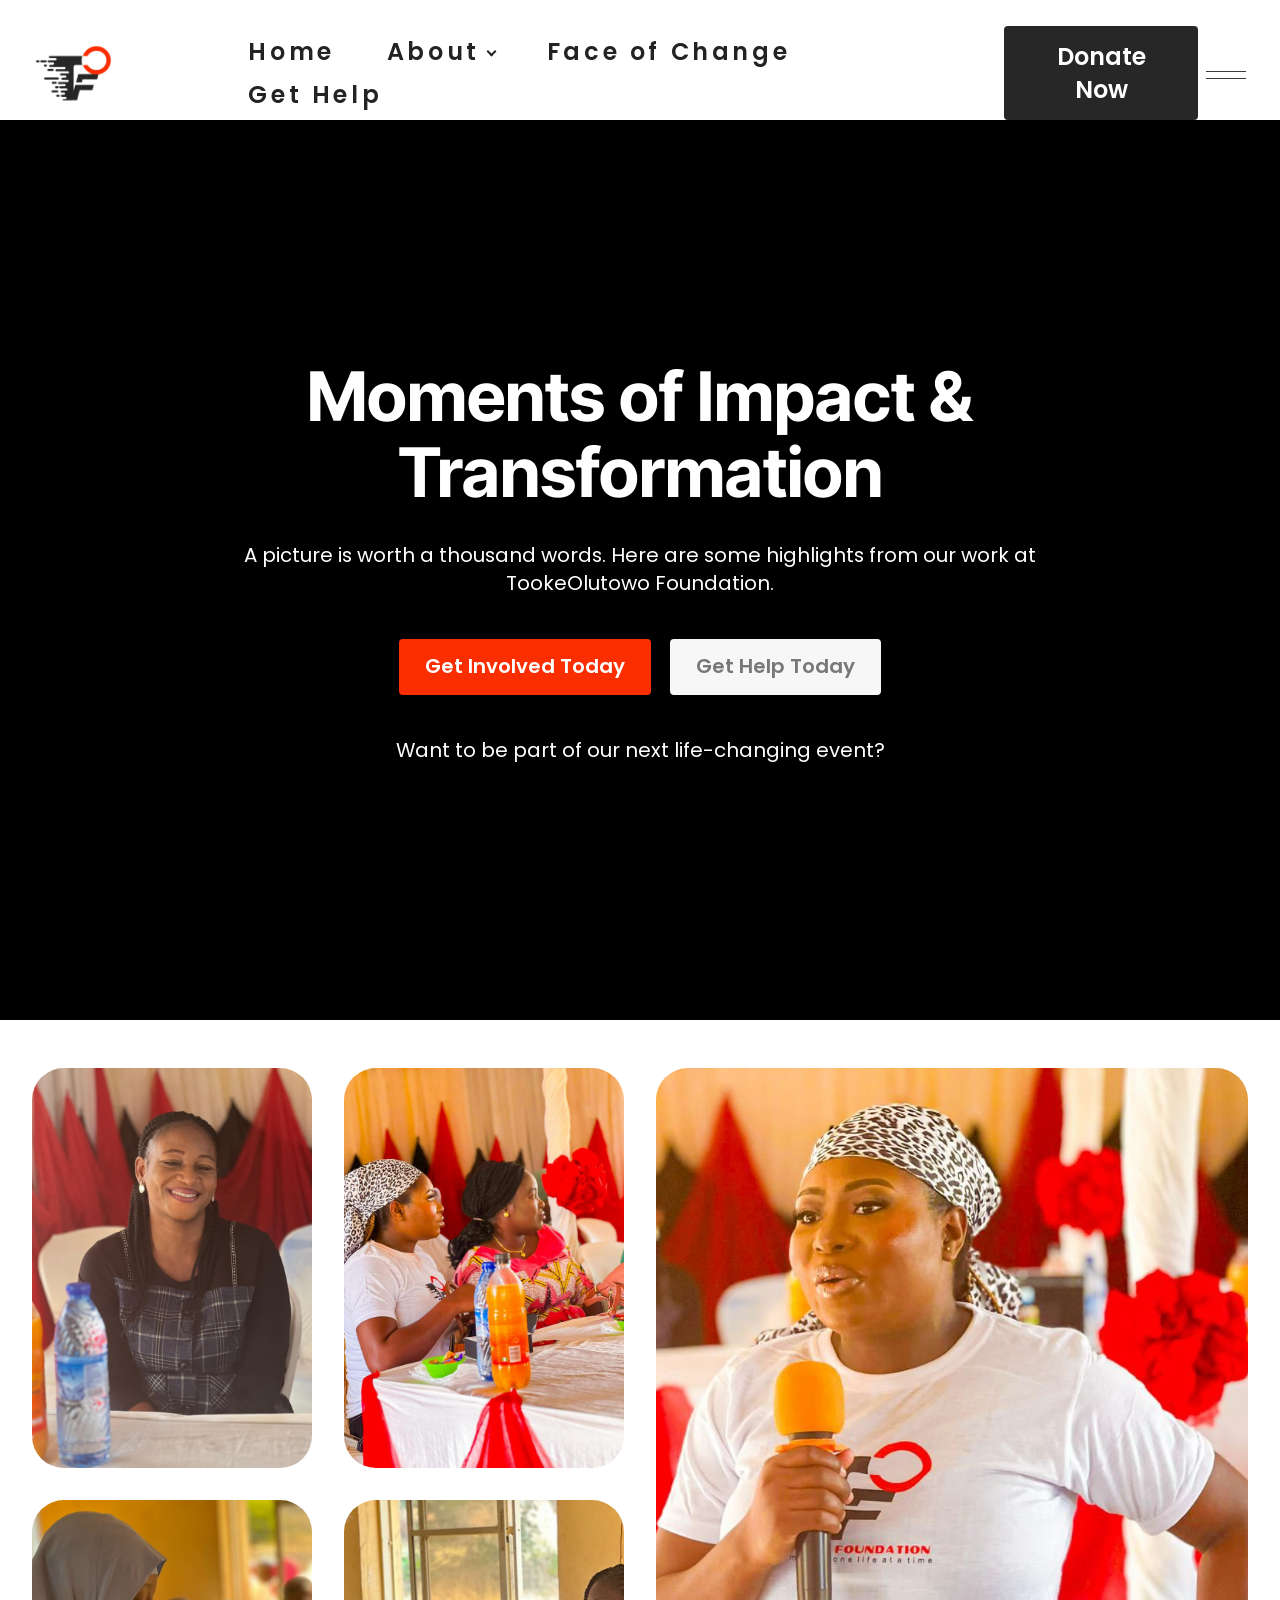
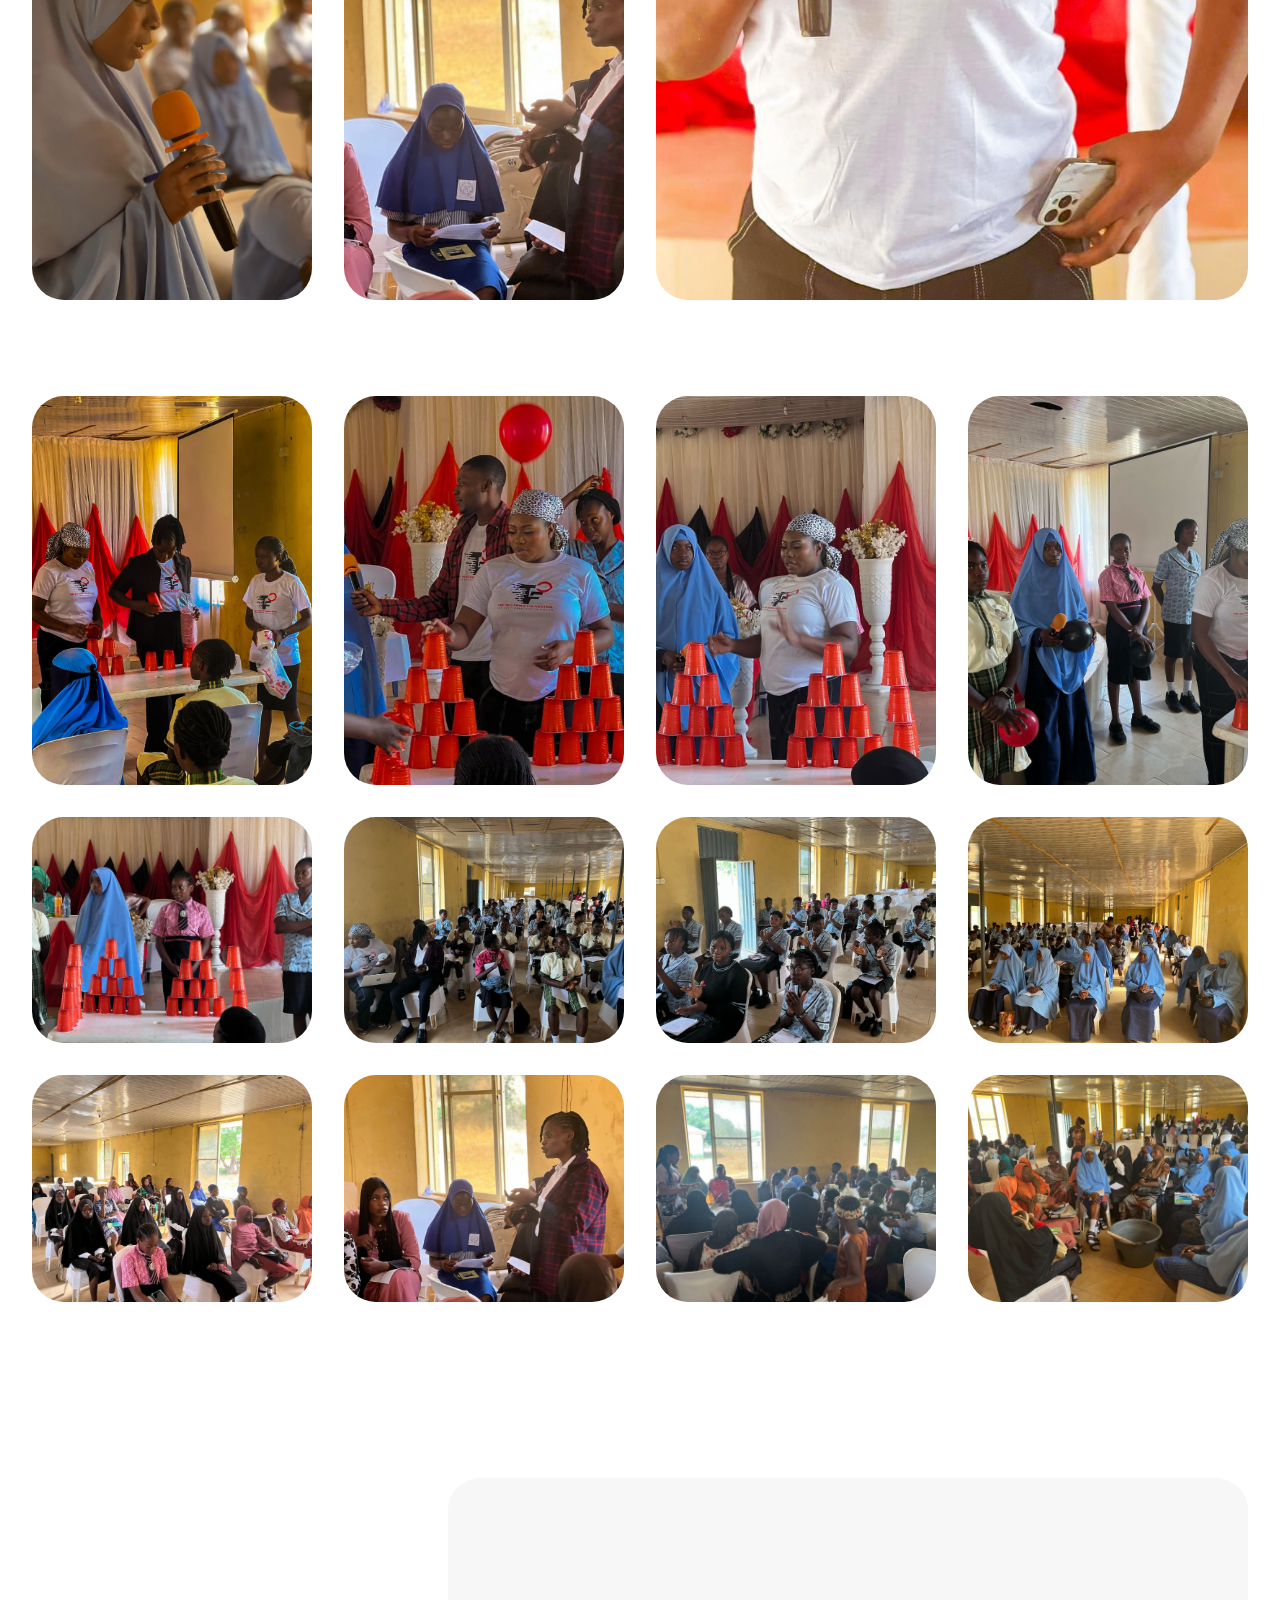
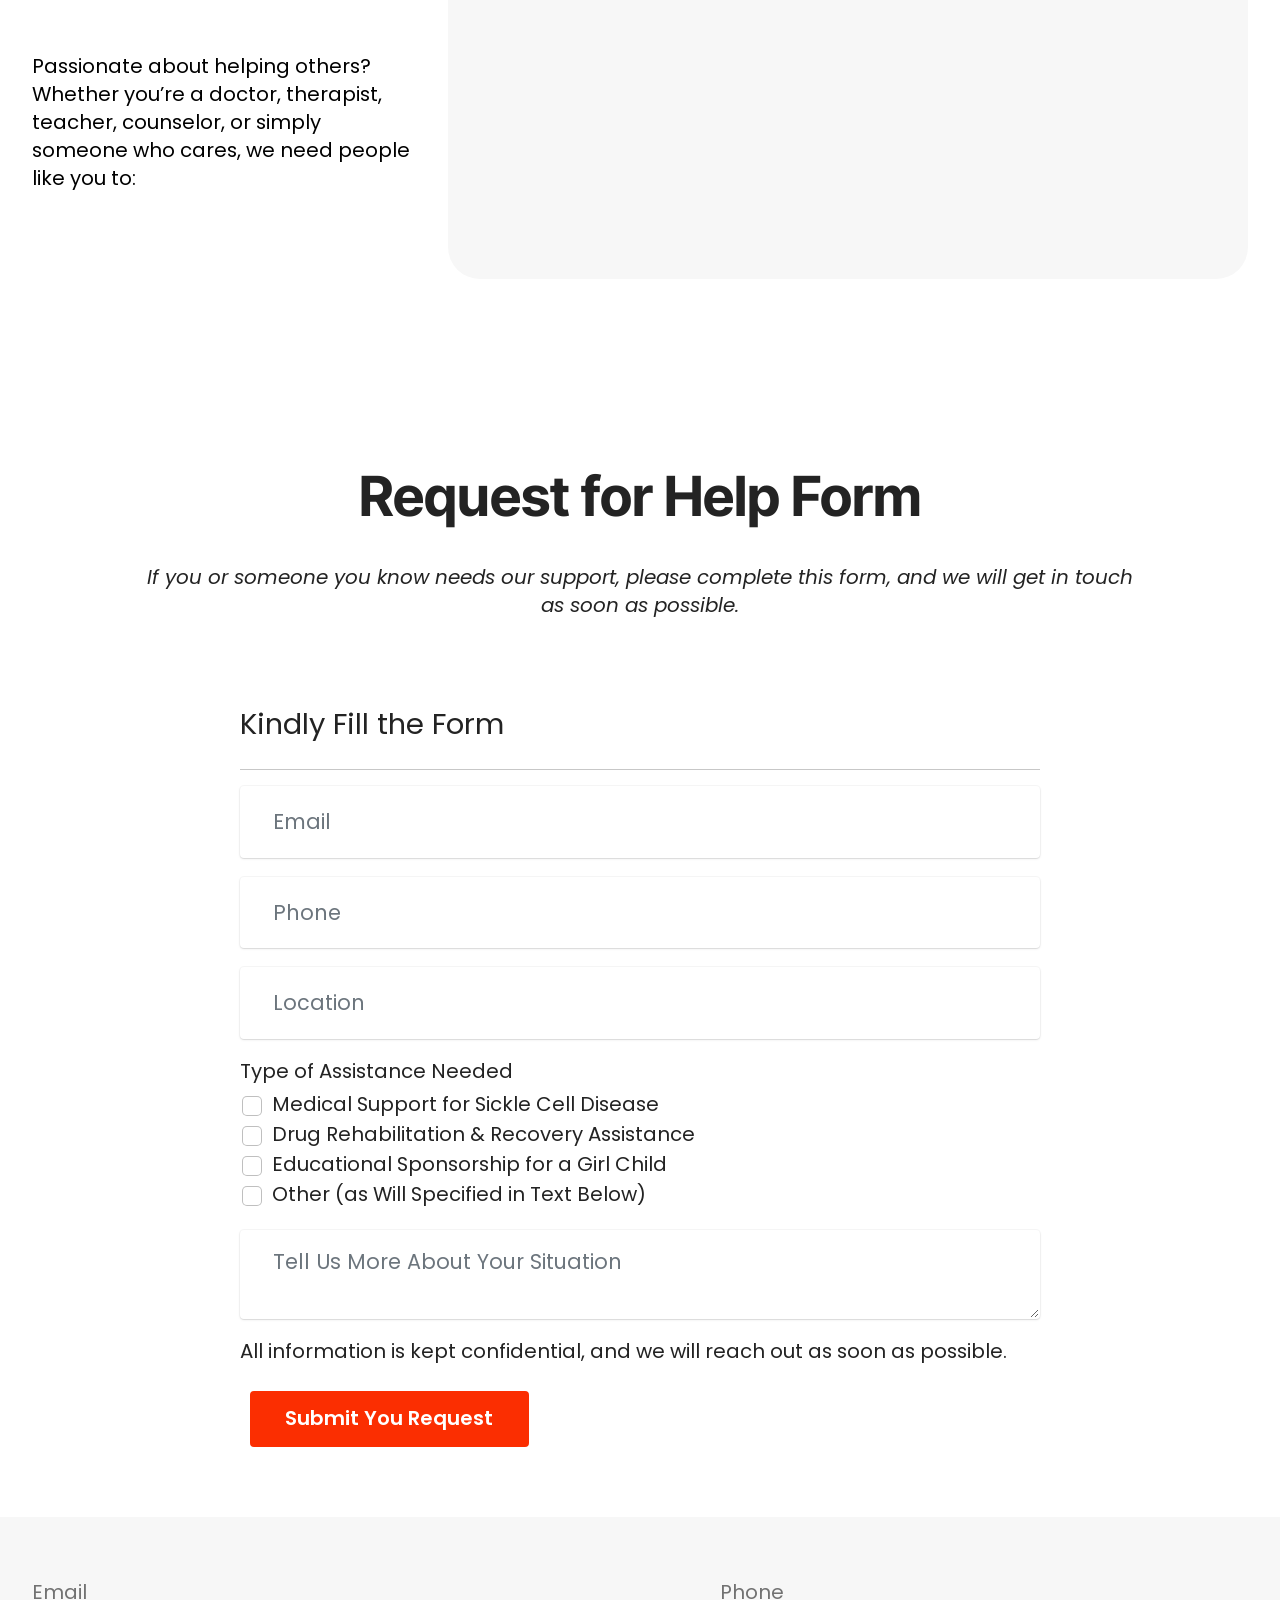
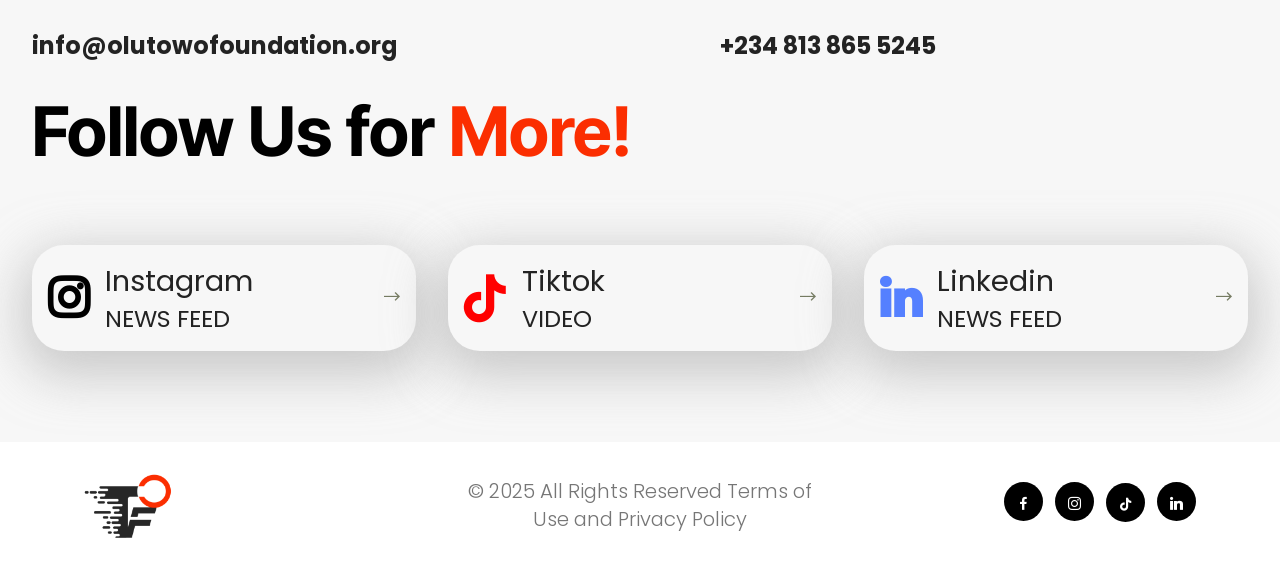
<file: gallery.html>
<!DOCTYPE html>
<html  >
<head>
  
  <meta charset="UTF-8">
  <meta http-equiv="X-UA-Compatible" content="IE=edge">
  
  <meta name="viewport" content="width=device-width, initial-scale=1, minimum-scale=1">
  <link rel="shortcut icon" href="assets/images/fav-128x128-1.png" type="image/x-icon">
  <meta name="description" content="Explore inspiring photos of TookeOlutowo Foundation’s work, including medical outreach, rehabilitation success stories, and education programs for young girls.">
  
  
  <title>Photo Gallery | TookeOlutowo Foundation in Action</title>
  <link rel="stylesheet" href="assets/font-awesome-brands/../css/fontawesome.min.css">
  <link rel="stylesheet" href="assets/font-awesome-brands/css/brands.min.css">
  <link rel="stylesheet" href="assets/web/assets/mobirise-icons2/mobirise2.css">
  <link rel="stylesheet" href="assets/FontAwesome/css/font-awesome.css">
  <link rel="stylesheet" href="assets/bootstrap/css/bootstrap.min.css">
  <link rel="stylesheet" href="assets/bootstrap/css/bootstrap-grid.min.css">
  <link rel="stylesheet" href="assets/bootstrap/css/bootstrap-reboot.min.css">
  <link rel="stylesheet" href="assets/animatecss/animate.css">
    <link rel="stylesheet" href="assets/popup-overlay-plugin/style.css">
  <link rel="stylesheet" href="assets/dropdown/css/style.css">
  <link rel="stylesheet" href="assets/socicon/css/styles.css">
  <link rel="stylesheet" href="assets/theme/css/style.css">
  <link rel="stylesheet" href="assets/recaptcha.css">
  <link rel="preload" href="https://fonts.googleapis.com/css?family=Inter+Tight:100,200,300,400,500,600,700,800,900,100i,200i,300i,400i,500i,600i,700i,800i,900i&display=swap" as="style" onload="this.onload=null;this.rel='stylesheet'">
  <noscript><link rel="stylesheet" href="https://fonts.googleapis.com/css?family=Inter+Tight:100,200,300,400,500,600,700,800,900,100i,200i,300i,400i,500i,600i,700i,800i,900i&display=swap"></noscript>
  <link rel="preload" href="https://fonts.googleapis.com/css?family=Poppins:100,100i,200,200i,300,300i,400,400i,500,500i,600,600i,700,700i,800,800i,900,900i&display=swap" as="style" onload="this.onload=null;this.rel='stylesheet'">
  <noscript><link rel="stylesheet" href="https://fonts.googleapis.com/css?family=Poppins:100,100i,200,200i,300,300i,400,400i,500,500i,600,600i,700,700i,800,800i,900,900i&display=swap"></noscript>
  <link rel="preload" as="style" href="assets/mobirise/css/mbr-additional.css?v=O52RGN"><link rel="stylesheet" href="assets/mobirise/css/mbr-additional.css?v=O52RGN" type="text/css">

  
  
  

</head>
<body>
  
  <section data-bs-version="5.1" class="menu menu2 cid-uROM0JapHh" once="menu" id="menu2-3k">
    

    <nav class="navbar navbar-dropdown navbar-expand-lg">
        <div class="menu_box container">
            <div class="navbar-brand">
                <span class="navbar-logo">
                    <a href="index.html">
                        <img src="assets/images/logo-full-186x186.png" alt="https://olutowofoundation.org/" style="height: 5.3rem;">
                    </a>
                </span>
                
            </div>
            <button class="navbar-toggler" type="button" data-toggle="collapse" data-bs-toggle="collapse" data-target="#navbarSupportedContent" data-bs-target="#navbarSupportedContent" aria-controls="navbarNavAltMarkup" aria-expanded="false" aria-label="Toggle navigation">
                <div class="hamburger">
                    <span></span>
                    <span></span>
                    <span></span>
                    <span></span>
                </div>
            </button>
            <div class="collapse navbar-collapse" id="navbarSupportedContent">
                <ul class="navbar-nav nav-dropdown" data-app-modern-menu="true"><li class="nav-item"><a class="nav-link link text-primary display-4" href="index.html">Home</a></li>
                    <li class="nav-item dropdown" style="
"><a class="nav-link link text-primary dropdown-toggle display-4" href="#" data-toggle="dropdown-submenu" data-bs-toggle="dropdown" data-bs-auto-close="outside" aria-expanded="false">About</a><div class="dropdown-menu" aria-labelledby="dropdown-203"><a class="text-primary dropdown-item display-4" href="about.html">About Us</a><a class="text-primary dropdown-item display-4" href="features.html">Our Feature</a><a class="text-primary dropdown-item display-4" href="get_involved.html">Get Involve</a></div></li><li class="nav-item"><a class="nav-link link text-primary display-4" href="faceofchange.html">Face of Change</a></li><li class="nav-item"><a class="nav-link link text-primary display-4" href="get_help.html">Get Help</a></li></ul>
                
                
                <div class="navbar-buttons mbr-section-btn"><a class="btn btn-success display-4" href="donation.html">Donate Now</a></div>
                  </div>
                <div class="offcanvas_box">
                <button class="btn_offcanvas" type="button" data-bs-toggle="offcanvas" data-bs-target="#offcanvasRight" aria-controls="offcanvasRight">
                    <div class="hamburger">
                    <span></span>
                    <span></span>
                </div>
                    </button>
                <div class="offcanvas offcanvas-end" tabindex="-1" id="offcanvasRight" aria-labelledby="offcanvasRightLabel">
                  <div class="offcanvas-header">
                    <button type="button" class="btn-close text-reset" data-bs-dismiss="offcanvas" aria-label="Close"></button>
                  </div>
                  <div class="offcanvas-body">
                    <div class="offcanvas_image">
                        <img src="assets/images/fav-128x128.png" alt="https://olutowofoundation.org/" style="height: 6.6rem;">
                    </div>
                      <p class="mbr-text mbr-fonts-style display-4">Join TookeOlutowo Foundation in providing medical aid for sickle cell warriors, rehabilitation for addicts, and education for young girls. Together, we create lasting impact.</p>
                      <div class="offcanvas_contact">
                          
                          <p class="text_widget mb-0 mbr-fonts-style display-4"><strong><a href="mailto:info@olutowofoundation.org" class="text-secondary">info@olutowofoundation.org</a>
                              <br><br><a href="tel:+2348138655245" class="text-secondary">+234 813 865 5245</a></strong><br></p>
                      </div>
                          <div class="icons-menu">
                            <a class="iconfont-wrapper" href="#" target="_blank">
                                <span class="p-2 mbr-iconfont socicon-facebook socicon"></span>
                            </a>
                            <a class="iconfont-wrapper" href="https://www.instagram.com/lady_towo" target="_blank">
                                <span class="p-2 mbr-iconfont socicon-instagram socicon"></span>
                            </a>
                            <a class="iconfont-wrapper" href="http://tiktok.com/Tooke_Olutowo_Foundation" target="_blank">
                                <span class="p-2 mbr-iconfont fab fa-tiktok"></span>
                            </a>
                            
                        </div>
                      </div>
                </div>
            </div>
        </div>
    </nav>
</section>

<section data-bs-version="5.1" class="header19 cid-uFuXRVdeFC mbr-fullscreen" id="header">
  

  
  
  <div class="container">
    <div class="row">
      <div class="content-wrap col-12 col-md-9">
        <h1 class="mbr-section-title mbr-fonts-style mb-4 display-1"><strong>Moments of Impact &amp; Transformation</strong></h1>
        <p class="mbr-fonts-style mbr-text mb-4 display-7">A picture is worth a thousand words. Here are some highlights from our work at TookeOlutowo Foundation.</p>
        <div class="mbr-section-btn"><a class="btn btn-warning display-7" href="get_involved.html#supportForm">
            Get Involved Today
          </a> <a class="btn btn-danger display-7" href="https://tally.so/r/wz6MKZ" target="_blank">Get Help Today</a></div>
        <p class="mbr-fonts-style mbr-description mt-4 display-7">
          Want to be part of our next life-changing event? 
        </p>
      </div>
    </div>
  </div>
</section>

<section data-bs-version="5.1" class="gallery05 cid-uFuZBZBXKK mbr-fullscreen" id="gallery">
    

    
    
    <div class="container-fluid">
        
        <div class="row justify-content-center  blockContent">
            <div class="col-12 col-lg-6">
                <div class="row">
                    <div class="col-xs-12 col-sm-12 col-md-6 col-lg-6 active">
                        <div class="item-wrapper">
                            <div class="item-img">
                                <img src="assets/images/whatsapp-image-2025-01-29-at-09.46.56-92db5a3d-838x1117.jpg" alt="" title="" data-slide-to="0" data-bs-slide-to="0" class="smallImage">
                            </div>

                        </div>
                    </div>
                    <div class="col-md-6 col-xs-12 col-sm-12 col-lg-6">
                        <div class="item-wrapper">
                            <div class="item-img">
                                <img src="assets/images/whatsapp-image-2025-03-10-at-21.34.57-031fb1b2-810x1080.jpg" alt="" title="" data-slide-to="1" data-bs-slide-to="1" class="smallImage">
                            </div>

                        </div>
                    </div>
                    <div class="col-xs-12 col-sm-12 col-md-6 col-lg-6">
                        <div class="item-wrapper">
                            <div class="item-img">
                                <img src="assets/images/whatsapp-image-2025-03-13-at-23.03.23-9df54f93-838x1117.jpg" alt="" title="" data-slide-to="2" data-bs-slide-to="2" class="smallImage">
                            </div>
                        </div>
                    </div>
                    <div class="col-xs-12 col-sm-12 col-md-6 col-lg-6">
                        <div class="item-wrapper">
                            <div class="item-img">
                                <img src="assets/images/whatsapp-image-2025-03-13-at-23.02.17-1b1083da-838x629.jpg" alt="" title="" data-slide-to="3" data-bs-slide-to="3" class="smallImage">
                            </div>
                        </div>
                    </div>
                </div>
            </div>
            <div class="col-12 col-lg-6">
                <div class="item-wrapper">
                    <div class="item-img ">
                        <img class="w-100 largeImage" src="assets/images/whatsapp-image-2025-03-10-at-21.34.57-0187e0a1-834x1080.jpg" alt="" data-slide-to="3" data-bs-slide-to="3">
                    </div>

                </div>
            </div>
        </div>
    </div>
</section>

<section data-bs-version="5.1" class="gallery1 mbr-gallery cid-uFuZGPR8ru" id="gallery01-39">
    
    

    <div class="container-fluid">
        <div class="row justify-content-center">
            <div class="col-12 content-head">
                
            </div>
        </div>
        
        <div class="row mbr-gallery">
            <div class="col-12 col-md-6 col-lg-3 item gallery-image active">
                <div class="item-wrapper mb-3" data-toggle="modal" data-bs-toggle="modal" data-target="#uSZ9WPXwpc-modal" data-bs-target="#uSZ9WPXwpc-modal">
                    <img class="w-100" src="assets/images/whatsapp-image-2025-03-10-at-21.34.56-5b39b80b-810x1080.jpg" alt="Gallery" data-slide-to="0" data-bs-slide-to="0" data-target="#lb-uSZ9WPXwpc" data-bs-target="#lb-uSZ9WPXwpc">
                    <div class="icon-wrapper">
                        <span class="mobi-mbri mobi-mbri-search mbr-iconfont mbr-iconfont-btn"></span>
                    </div>
                </div>
                
            </div>
            <div class="col-12 col-md-6 col-lg-3 item gallery-image">
                <div class="item-wrapper mb-3" data-toggle="modal" data-bs-toggle="modal" data-target="#uSZ9WPXwpc-modal" data-bs-target="#uSZ9WPXwpc-modal">
                    <img class="w-100" src="assets/images/whatsapp-image-2025-03-10-at-21.34.56-a5e3f8c2-838x629.jpg" alt="Gallery" data-slide-to="1" data-bs-slide-to="1" data-target="#lb-uSZ9WPXwpc" data-bs-target="#lb-uSZ9WPXwpc">
                    <div class="icon-wrapper">
                        <span class="mobi-mbri mobi-mbri-search mbr-iconfont mbr-iconfont-btn"></span>
                    </div>
                </div>
                
            </div><div class="col-12 col-md-6 col-lg-3 item gallery-image">
                <div class="item-wrapper mb-3" data-toggle="modal" data-bs-toggle="modal" data-target="#uSZ9WPXwpc-modal" data-bs-target="#uSZ9WPXwpc-modal">
                    <img class="w-100" src="assets/images/whatsapp-image-2025-03-13-at-23.03.23-42a20422-1280x960.jpg" alt="Gallery" data-slide-to="2" data-bs-slide-to="2" data-target="#lb-uSZ9WPXwpc" data-bs-target="#lb-uSZ9WPXwpc">
                    <div class="icon-wrapper">
                        <span class="mobi-mbri mobi-mbri-search mbr-iconfont mbr-iconfont-btn"></span>
                    </div>
                </div>
                
            </div><div class="col-12 col-md-6 col-lg-3 item gallery-image">
                <div class="item-wrapper mb-3" data-toggle="modal" data-bs-toggle="modal" data-target="#uSZ9WPXwpc-modal" data-bs-target="#uSZ9WPXwpc-modal">
                    <img class="w-100" src="assets/images/whatsapp-image-2025-03-13-at-23.02.17-e9012e2e-1280x960.jpg" alt="Gallery" data-slide-to="3" data-bs-slide-to="3" data-target="#lb-uSZ9WPXwpc" data-bs-target="#lb-uSZ9WPXwpc">
                    <div class="icon-wrapper">
                        <span class="mobi-mbri mobi-mbri-search mbr-iconfont mbr-iconfont-btn"></span>
                    </div>
                </div>
                
            </div>
            
            <div class="col-12 col-md-6 col-lg-3 item gallery-image">
                <div class="item-wrapper mb-3" data-toggle="modal" data-bs-toggle="modal" data-target="#uSZ9WPXwpc-modal" data-bs-target="#uSZ9WPXwpc-modal">
                    <img class="w-100" src="assets/images/whatsapp-image-2025-03-13-at-23.03.23-c5c40d39-1280x960.jpg" alt="Gallery" data-slide-to="4" data-bs-slide-to="4" data-target="#lb-uSZ9WPXwpc" data-bs-target="#lb-uSZ9WPXwpc">
                    <div class="icon-wrapper">
                        <span class="mobi-mbri mobi-mbri-search mbr-iconfont mbr-iconfont-btn"></span>
                    </div>
                </div>
                
            </div><div class="col-12 col-md-6 col-lg-3 item gallery-image">
                <div class="item-wrapper mb-3" data-toggle="modal" data-bs-toggle="modal" data-target="#uSZ9WPXwpc-modal" data-bs-target="#uSZ9WPXwpc-modal">
                    <img class="w-100" src="assets/images/whatsapp-image-2025-03-13-at-23.02.17-329dbe75-838x629.jpg" alt="Gallery" data-slide-to="5" data-bs-slide-to="5" data-target="#lb-uSZ9WPXwpc" data-bs-target="#lb-uSZ9WPXwpc">
                    <div class="icon-wrapper">
                        <span class="mobi-mbri mobi-mbri-search mbr-iconfont mbr-iconfont-btn"></span>
                    </div>
                </div>
                
            </div><div class="col-12 col-md-6 col-lg-3 item gallery-image">
                <div class="item-wrapper mb-3" data-toggle="modal" data-bs-toggle="modal" data-target="#uSZ9WPXwpc-modal" data-bs-target="#uSZ9WPXwpc-modal">
                    <img class="w-100" src="assets/images/whatsapp-image-2025-03-13-at-23.02.16-70c22c0c-838x629.jpg" alt="Gallery" data-slide-to="6" data-bs-slide-to="6" data-target="#lb-uSZ9WPXwpc" data-bs-target="#lb-uSZ9WPXwpc">
                    <div class="icon-wrapper">
                        <span class="mobi-mbri mobi-mbri-search mbr-iconfont mbr-iconfont-btn"></span>
                    </div>
                </div>
                
            </div>
            
            
            <div class="col-12 col-md-6 col-lg-3 item gallery-image">
                <div class="item-wrapper mb-3" data-toggle="modal" data-bs-toggle="modal" data-target="#uSZ9WPXwpc-modal" data-bs-target="#uSZ9WPXwpc-modal">
                    <img class="w-100" src="assets/images/whatsapp-image-2025-03-13-at-23.02.16-d98bb695-838x629.jpg" alt="Gallery" data-slide-to="7" data-bs-slide-to="7" data-target="#lb-uSZ9WPXwpc" data-bs-target="#lb-uSZ9WPXwpc">
                    <div class="icon-wrapper">
                        <span class="mobi-mbri mobi-mbri-search mbr-iconfont mbr-iconfont-btn"></span>
                    </div>
                </div>
                
            </div><div class="col-12 col-md-6 col-lg-3 item gallery-image">
                <div class="item-wrapper mb-3" data-toggle="modal" data-bs-toggle="modal" data-target="#uSZ9WPXwpc-modal" data-bs-target="#uSZ9WPXwpc-modal">
                    <img class="w-100" src="assets/images/whatsapp-image-2025-03-13-at-23.02.17-d2a30709-838x629.jpg" alt="Gallery" data-slide-to="8" data-bs-slide-to="8" data-target="#lb-uSZ9WPXwpc" data-bs-target="#lb-uSZ9WPXwpc">
                    <div class="icon-wrapper">
                        <span class="mobi-mbri mobi-mbri-search mbr-iconfont mbr-iconfont-btn"></span>
                    </div>
                </div>
                
            </div>
            <div class="col-12 col-md-6 col-lg-3 item gallery-image">
                <div class="item-wrapper mb-3" data-toggle="modal" data-bs-toggle="modal" data-target="#uSZ9WPXwpc-modal" data-bs-target="#uSZ9WPXwpc-modal">
                    <img class="w-100" src="assets/images/whatsapp-image-2025-03-13-at-23.02.17-1b1083da-838x629.jpg" alt="Gallery" data-slide-to="9" data-bs-slide-to="9" data-target="#lb-uSZ9WPXwpc" data-bs-target="#lb-uSZ9WPXwpc">
                    <div class="icon-wrapper">
                        <span class="mobi-mbri mobi-mbri-search mbr-iconfont mbr-iconfont-btn"></span>
                    </div>
                </div>
                
            </div><div class="col-12 col-md-6 col-lg-3 item gallery-image">
                <div class="item-wrapper mb-3" data-toggle="modal" data-bs-toggle="modal" data-target="#uSZ9WPXwpc-modal" data-bs-target="#uSZ9WPXwpc-modal">
                    <img class="w-100" src="assets/images/whatsapp-image-2025-03-13-at-23.02.19-dc1fb8e0-1280x960.jpg" alt="Gallery" data-slide-to="10" data-bs-slide-to="10" data-target="#lb-uSZ9WPXwpc" data-bs-target="#lb-uSZ9WPXwpc">
                    <div class="icon-wrapper">
                        <span class="mobi-mbri mobi-mbri-search mbr-iconfont mbr-iconfont-btn"></span>
                    </div>
                </div>
                
            </div><div class="col-12 col-md-6 col-lg-3 item gallery-image">
                <div class="item-wrapper mb-3" data-toggle="modal" data-bs-toggle="modal" data-target="#uSZ9WPXwpc-modal" data-bs-target="#uSZ9WPXwpc-modal">
                    <img class="w-100" src="assets/images/whatsapp-image-2025-03-13-at-23.02.17-3f0c015c-1280x960.jpg" alt="Gallery" data-slide-to="11" data-bs-slide-to="11" data-target="#lb-uSZ9WPXwpc" data-bs-target="#lb-uSZ9WPXwpc">
                    <div class="icon-wrapper">
                        <span class="mobi-mbri mobi-mbri-search mbr-iconfont mbr-iconfont-btn"></span>
                    </div>
                </div>
                
            </div>
        </div>

        <div class="modal mbr-slider" tabindex="-1" role="dialog" aria-hidden="true" id="uSZ9WPXwpc-modal">
            <div class="modal-dialog" role="document">
                <div class="modal-content">
                    <div class="modal-body">
                        <div class="carousel slide carousel-fade" data-pause="false" data-bs-pause="false" id="lb-uSZ9WPXwpc" data-ride="carousel" data-bs-ride="carousel" data-interval="5000" data-bs-interval="5000">
                            <div class="carousel-inner">
                                <div class="carousel-item active">
                                    <img class="d-block w-100" src="assets/images/whatsapp-image-2025-03-10-at-21.34.56-5b39b80b-810x1080.jpg" alt="">
                                </div>
                                <div class="carousel-item">
                                    <img class="d-block w-100" src="assets/images/whatsapp-image-2025-03-10-at-21.34.56-a5e3f8c2-838x629.jpg" alt="">
                                </div><div class="carousel-item">
                                    <img class="d-block w-100" src="assets/images/whatsapp-image-2025-03-13-at-23.03.23-42a20422-1280x960.jpg" alt="">
                                </div><div class="carousel-item">
                                    <img class="d-block w-100" src="assets/images/whatsapp-image-2025-03-13-at-23.02.17-e9012e2e-1280x960.jpg" alt="">
                                </div>
                                
                                <div class="carousel-item">
                                    <img class="d-block w-100" src="assets/images/whatsapp-image-2025-03-13-at-23.03.23-c5c40d39-1280x960.jpg" alt="">
                                </div><div class="carousel-item">
                                    <img class="d-block w-100" src="assets/images/whatsapp-image-2025-03-13-at-23.02.17-329dbe75-838x629.jpg" alt="">
                                </div><div class="carousel-item">
                                    <img class="d-block w-100" src="assets/images/whatsapp-image-2025-03-13-at-23.02.16-70c22c0c-838x629.jpg" alt="">
                                </div>
                                
                                
                                <div class="carousel-item">
                                    <img class="d-block w-100" src="assets/images/whatsapp-image-2025-03-13-at-23.02.16-d98bb695-838x629.jpg" alt="">
                                </div><div class="carousel-item">
                                    <img class="d-block w-100" src="assets/images/whatsapp-image-2025-03-13-at-23.02.17-d2a30709-838x629.jpg" alt="">
                                </div>
                                <div class="carousel-item">
                                    <img class="d-block w-100" src="assets/images/whatsapp-image-2025-03-13-at-23.02.17-1b1083da-838x629.jpg" alt="">
                                </div><div class="carousel-item">
                                    <img class="d-block w-100" src="assets/images/whatsapp-image-2025-03-13-at-23.02.19-dc1fb8e0-1280x960.jpg" alt="">
                                </div><div class="carousel-item">
                                    <img class="d-block w-100" src="assets/images/whatsapp-image-2025-03-13-at-23.02.17-3f0c015c-1280x960.jpg" alt="">
                                </div>
                            </div>
                            <ol class="carousel-indicators">
                                <li data-slide-to="0" data-bs-slide-to="0" class="active" data-target="#lb-uSZ9WPXwpc" data-bs-target="#lb-uSZ9WPXwpc"></li>
                                <li data-slide-to="1" data-bs-slide-to="1" data-target="#lb-uSZ9WPXwpc" data-bs-target="#lb-uSZ9WPXwpc"></li><li data-slide-to="2" data-bs-slide-to="2" data-target="#lb-uSZ9WPXwpc" data-bs-target="#lb-uSZ9WPXwpc"></li><li data-slide-to="3" data-bs-slide-to="3" data-target="#lb-uSZ9WPXwpc" data-bs-target="#lb-uSZ9WPXwpc"></li>
                                <li data-slide-to="4" data-bs-slide-to="4" data-target="#lb-uSZ9WPXwpc" data-bs-target="#lb-uSZ9WPXwpc"></li>
                                <li data-slide-to="5" data-bs-slide-to="5" data-target="#lb-uSZ9WPXwpc" data-bs-target="#lb-uSZ9WPXwpc"></li>
                                <li data-slide-to="6" data-bs-slide-to="6" data-target="#lb-uSZ9WPXwpc" data-bs-target="#lb-uSZ9WPXwpc"></li>
                                <li data-slide-to="7" data-bs-slide-to="7" data-target="#lb-uSZ9WPXwpc" data-bs-target="#lb-uSZ9WPXwpc"></li>
                                <li data-slide-to="8" data-bs-slide-to="8" data-target="#lb-uSZ9WPXwpc" data-bs-target="#lb-uSZ9WPXwpc"></li>
                                <li data-slide-to="9" data-bs-slide-to="9" data-target="#lb-uSZ9WPXwpc" data-bs-target="#lb-uSZ9WPXwpc"></li><li data-slide-to="10" data-bs-slide-to="10" data-target="#lb-uSZ9WPXwpc" data-bs-target="#lb-uSZ9WPXwpc"></li><li data-slide-to="11" data-bs-slide-to="11" data-target="#lb-uSZ9WPXwpc" data-bs-target="#lb-uSZ9WPXwpc"></li>
                            </ol>
                            <a role="button" href="" class="close" data-dismiss="modal" data-bs-dismiss="modal" aria-label="Close">
                            </a>
                            <a class="carousel-control-prev carousel-control" role="button" data-slide="prev" data-bs-slide="prev" href="#lb-uSZ9WPXwpc">
                                <span class="mobi-mbri mobi-mbri-arrow-prev" aria-hidden="true"></span>
                                <span class="sr-only visually-hidden">Previous</span>
                            </a>
                            <a class="carousel-control-next carousel-control" role="button" data-slide="next" data-bs-slide="next" href="#lb-uSZ9WPXwpc">
                                <span class="mobi-mbri mobi-mbri-arrow-next" aria-hidden="true"></span>
                                <span class="sr-only visually-hidden">Next</span>
                            </a>
                        </div>
                    </div>
                </div>
            </div>
        </div>
    </div>
</section>

<section data-bs-version="5.1" class="article021 cid-uFuXS2VXqq" id="article">
    
    <div class="container">
        <div class="row justify-content-center">
            <div class="col-lg-4">
                <div class="col-12 col-md-12">
                    <h5 class="mbr-section-title mbr-fonts-style mt-0 mb-4 display-2"><strong>Who We Support</strong></h5>
                    <h6 class="mbr-section-subtitle mbr-fonts-style mt-0 mb-4 display-7">Passionate about helping others? Whether you’re a doctor, therapist, teacher, counselor, or simply someone who cares, we need people like you to:</h6>
                    <div class="mbr-section-btn item-footer mt-3 main-button"><a href="" class="btn item-btn btn-secondary display-7">
                            Become a Volunteer</a></div>
                </div>
            </div>

            <div class="col-lg-8 side-features">
                <div class="item-wrapper align-left">
                    <div class="counter-container mbr-text mbr-fonts-style display-7">
                        <ul>
                            <li><strong>People Living with Sickle Cell Disease </strong>-&nbsp;<span style="font-size: 1.4rem;">Access to medical care, counseling, and financial aid for treatment.&nbsp;</span><span style="font-size: 1.4rem;">Awareness programs to reduce stigma and improve healthcare access.</span></li><li><strong style="font-size: 1.4rem;">Individuals Battling Drug Addiction -&nbsp;</strong><span style="font-size: 1.4rem;">Rehabilitation programs and support for addiction recovery.&nbsp;</span><span style="font-size: 1.4rem;">Counseling, mentorship, and reintegration programs.</span></li><li><strong style="font-size: 1.4rem;">The Girl Child </strong><span style="font-size: 1.4rem;">- S</span><span style="font-size: 1.4rem;">cholarships and educational support for young girls in need.&nbsp;</span><span style="font-size: 1.4rem;">Mentorship and vocational training to ensure a brighter future.</span></li></ul>
                    </div>
                </div>
            </div>
        </div>
    </div>
</section>

<section data-bs-version="5.1" class="article11 cid-uFuXS5DYmo" id="helpTitle">
    

    
    
    <div class="container">
        <div class="row justify-content-center">
            <div class="title col-md-12 col-lg-10">
                <h3 class="mbr-section-title mbr-fonts-style align-center mt-0 mb-0 display-2"><strong>Request for Help Form</strong></h3>
                <h4 class="mbr-section-subtitle align-center mbr-fonts-style mt-4 display-7"><em>If you or someone you know needs our support, please complete this form, and we will get in touch as soon as possible.</em></h4>
                
            </div>
        </div>
    </div>
</section>

<section class="form cid-uFuXS8Q1ta" id="helpForm">
    
    
    <div class="container">
        <div class="row">
            <div class="col-lg-8 mx-auto mbr-form" data-form-type="formoid">
<!--Formbuilder Form-->
<form action="https://mobirise.eu/" method="POST" class="mbr-form form-with-styler" data-form-title="Form Name"><input type="hidden" name="email" data-form-email="true" value="5wgJpoAKDk1ZzzhyrxEqa68wXQQvURka1l18CRuk3FCXsYWO07LZGzQ4MvthgecrnnPQJn+IFIW+dSuS2pO1jZ3SKqLYtZBVfPCiJ5tCpd0gjt+J5Wpa5y5T9YV587SE.XvFSva9XnKPq3VhBDmYA9dHP8FNY0y4PHAQ49KFbDf3WkbxWERqZR4EDzCRfr0fzweEpB2sQ1PTVkCLeAxhvtmz7Yfj86JJ/RKrtUAG6rZ9qfY3kRizPBGUbUyf/BgDw">
<div class="form-row">
<div hidden="hidden" data-form-alert="" class="alert alert-success col-12">Thanks for filling out the form!</div>
<div hidden="hidden" data-form-alert-danger="" class="alert alert-danger col-12">Oops...! some problem!</div>
</div>
<div class="dragArea row">
<div class="col-lg-12 col-md-12 col-sm-12">
<h4 class="mbr-fonts-style display-5">Kindly Fill the Form</h4>
</div>
<div class="col-lg-12 col-md-12 col-sm-12">
<hr>
</div>
<div data-for="email" class="col-lg-12 col-md-12 col-sm-12 form-group">
<input type="email" name="email" placeholder="Email" data-form-field="email" class="form-control display-7" value="" id="email-helpForm">
</div>
<div data-for="phone" class="col-lg-12 col-md-12 col-sm-12 form-group">
<input type="tel" name="phone" placeholder="Phone" data-form-field="phone" class="form-control display-7" pattern="*" required="required" value="" id="phone-helpForm">
</div>
<div data-for="text" class="col-lg-12 col-md-12 col-sm-12 form-group">
<input type="text" name="text" placeholder="Location" data-form-field="text" class="form-control display-7" value="" id="text-helpForm">
</div>
<div class="col-lg-12 col-md-12 col-sm-12 form-group">
<div class="form-control-label">
<label for="Other (as Will Specified in Text Below)-helpForm" class="mbr-fonts-style display-7">Type of Assistance Needed</label>
</div>
<div data-for="Medical Support for Sickle Cell Disease" class="form-check ms-2">
<input type="checkbox" value="Yes" name="Medical Support for Sickle Cell Disease" data-form-field="Medical Support for Sickle Cell Disease" class="form-check-input display-7" id="Medical Support for Sickle Cell Disease-helpForm">
<label for="Medical Support for Sickle Cell Disease-helpForm" class="form-check-label display-7">Medical Support for Sickle Cell Disease</label>
</div>
<div data-for="Drug Rehabilitation &amp; Recovery Assistance" class="form-check ms-2">
<input type="checkbox" value="Yes" name="Drug Rehabilitation &amp; Recovery Assistance" data-form-field="Drug Rehabilitation &amp; Recovery Assistance" class="form-check-input display-7" id="Drug Rehabilitation &amp; Recovery Assistance-helpForm">
<label for="Drug Rehabilitation &amp; Recovery Assistance-helpForm" class="form-check-label display-7">Drug Rehabilitation &amp; Recovery Assistance</label>
</div>
<div data-for="Educational Sponsorship for a Girl Child" class="form-check ms-2">
<input type="checkbox" value="Yes" name="Educational Sponsorship for a Girl Child" data-form-field="Educational Sponsorship for a Girl Child" class="form-check-input display-7" id="Educational Sponsorship for a Girl Child-helpForm">
<label for="Educational Sponsorship for a Girl Child-helpForm" class="form-check-label display-7">Educational Sponsorship for a Girl Child</label>
</div>
<div data-for="Other (as Will Specified in Text Below)" class="form-check ms-2">
<input type="checkbox" value="Yes" name="Other (as Will Specified in Text Below)" data-form-field="Other (as Will Specified in Text Below)" class="form-check-input display-7" id="Other (as Will Specified in Text Below)-helpForm">
<label for="Other (as Will Specified in Text Below)-helpForm" class="form-check-label display-7">Other (as Will Specified in Text Below)</label>
</div>
</div>
<div class="col-lg-12 col-md-12 col-sm-12 form-group" data-for="message">
<textarea name="message" placeholder="Tell Us More About Your Situation" data-form-field="message" class="form-control display-7" required="required" id="message-helpForm"></textarea>
</div>
<div class="col-lg-12 col-md-12 col-sm-12">
<p class="mbr-fonts-style display-7">All information is kept confidential, and we will reach out as soon as possible.</p>
</div>
<div class="col-auto">
<button type="submit" class="w-100 w-100 btn btn-secondary display-7">Submit You Request</button>
</div>
</div>
</form><!--Formbuilder Form-->
</div>
        </div>
    </div>
</section>

<section data-bs-version="5.1" class="contact1 cid-uSXeZjxbez" id="acontact1-42">

    

    
    

    <div class="container">
        <div class="media-container">
            <div class="col-md-12">
                <div class="row">
                    <div class="text-container col-12 col-lg-9">
                        <div class="contacts-container">
                            <div class="email-container">
                                <p class="mbr-text mbr-white align-left mbr-fonts-style display-7">
                                    Email
                                </p>
                                <p class="link-text mbr-white align-left mbr-fonts-style display-4">
                                    <a class="text-black text-primary" href="mailto:info@olutowofoundation.org" type="email"><strong>info@olutowofoundation.org</strong></a>
                                </p>
                            </div>
                            <div class="phone-container">
                                <p class="mbr-text mbr-white align-left mbr-fonts-style display-7">
                                   Phone
                                </p>
                                <p class="link-text mbr-white align-left mbr-fonts-style display-4">
                                    <a class="text-black" href="#" type="phone"><strong>+234 813 865 5245</strong></a>
                                </p>
                            </div>
                        </div>
                        <h1 class="mbr-section-title mbr-white mbr-bold align-left mbr-fonts-style mb-0 display-1">
                            Follow Us for&nbsp;<span class="colored-text">More!</span></h1>
                    </div>
                </div>
            </div>
        </div>
    </div>
</section>

<section data-bs-version="5.1" class="social-buttons02 creativem4_social-buttons02 cid-uSXf0BxqTz" id="social-buttons02-43">

    
    


    
    <div class="container">
        <div class="row justify-content-center">

            <div class="card cardcolor p-3 col-12 col-md-6 col-lg-4">
                <div class="card-wrapper">
                    <div class="card-img">
                        <a href="https://www.instagram.com/lady_towo" target="_blank"><span class="mbr-iconfont ico1 fa-instagram fa" style="color: rgb(0, 0, 0); fill: rgb(0, 0, 0);"></span></a>
                    </div>
                    <div class="card-box">
                        <h3 class="card-title align-left mbr-fonts-style display-5"><a href="https://www.instagram.com/lady_towo" class="text-primary" target="_blank">Instagram</a></h3>
                        <h4 class="mbr-text align-left mbr-fonts-style display-4">
                            <a href="https://www.instagram.com/lady_towo" class="text-primary" target="_blank">NEWS FEED</a></h4>
                    </div>
                    <div class="card-img">
                        <a href="#"><span class="mbr-iconfont ico2 mobi-mbri-right mobi-mbri"></span></a>
                    </div>
                </div>
            </div>

            <div class="card cardcolor p-3 col-12 col-md-6 col-lg-4">
                <div class="card-wrapper">
                    <div class="card-img">
                        <a href="#"><span class="mbr-iconfont ico1 fab fa-tiktok" style="color: rgb(255, 0, 0); fill: rgb(255, 0, 0);"></span></a>
                    </div>
                    <div class="card-box">
                        <h3 class="card-title align-left mbr-fonts-style display-5"><a href="http://tiktok.com/Tooke_Olutowo_Foundation" class="text-primary" target="_blank">Tiktok</a></h3>
                        <h4 class="mbr-text align-left mbr-fonts-style display-4">
                            <a href="http://tiktok.com/Tooke_Olutowo_Foundation" class="text-primary" target="_blank">VIDEO</a></h4>
                    </div>
                    <div class="card-img">
                        <a href="#"><span class="mbr-iconfont ico2 mobi-mbri-right mobi-mbri"></span></a>
                    </div>
                </div>
            </div>

            <div class="card cardcolor p-3 col-12 col-md-6 col-lg-4">
                <div class="card-wrapper">
                    <div class="card-img">
                        <a href="https://www.linkedin.com/in/tooke-olutowo-foundation-1b1474370/" target="_blank"><span class="mbr-iconfont ico1 fa-linkedin fa" style="color: rgb(85, 128, 255); fill: rgb(85, 128, 255);"></span></a>
                    </div>
                    <div class="card-box">
                        <h3 class="card-title align-left mbr-fonts-style display-5"><a href="https://www.linkedin.com/in/tooke-olutowo-foundation-1b1474370/" class="text-primary" target="_blank">Linkedin</a></h3>
                        <h4 class="mbr-text align-left mbr-fonts-style display-4">
                            <a href="https://www.linkedin.com/in/tooke-olutowo-foundation-1b1474370/" class="text-primary" target="_blank">NEWS FEED</a></h4>
                    </div>
                    <div class="card-img">
                        <a href="#"><span class="mbr-iconfont ico2 mobi-mbri-right mobi-mbri"></span></a>
                    </div>
                </div>
            </div>

            

        </div>


    </div>

</section>

<section data-bs-version="5.1" class="cid-uFv74HXkSF" id="footer">

    

    

    <div class="container">
        <div class="row align-center justify-content-center align-items-center">
            <div class="logo-section col-sm-12 col-lg-4">
                <a href="#"><img src="assets/images/logo-full-163x163.png" height="128" alt="TOF" style="height: 6.1rem;">
                </a>
            </div>
            <div class="col-sm-12 col-lg-4 mbr-text mbr-fonts-style mbr-light display-7">
                © 2025 All Rights Reserved Terms of Use and Privacy Policy
            </div>
            <div class="social-media col-sm-12 col-lg-4">
                <ul>
                    <li>
                      <a class="icon-transition" href="#">
                        <span class="mbr-iconfont socicon-facebook socicon"></span>
                      </a>
                    </li>
                    <li>
                      <a class="icon-transition" href="https://www.instagram.com/lady_towo" target="_blank">
                        <span class="mbr-iconfont socicon-instagram socicon"></span>
                      </a>
                    </li>
                    <li>
                      <a class="icon-transition" href="http://tiktok.com/Tooke_Olutowo_Foundation" target="_blank">
                        <span class="mbr-iconfont fab fa-tiktok"></span>
                      </a>
                    </li>
                    <li>
                      <a class="icon-transition" href="https://www.linkedin.com/in/tooke-olutowo-foundation-1b1474370/" target="_blank">
                        <span class="mbr-iconfont socicon-linkedin socicon"></span>
                      </a>
                    </li>
                    
                </ul>
            </div>
        </div>
    </div>
</section>


<script src="assets/bootstrap/js/bootstrap.bundle.min.js"></script>
  <script src="assets/smoothscroll/smooth-scroll.js"></script>
  <script src="assets/ytplayer/index.js"></script>
      <script src="assets/dropdown/js/navbar-dropdown.js"></script>
  <script src="assets/vimeoplayer/player.js"></script>
  <script src="assets/theme/js/script.js"></script>
  <script src="assets/formoid.min.js"></script>
  
  
  
 <div id="scrollToTop" class="scrollToTop mbr-arrow-up"><a style="text-align: center;"><i class="mbr-arrow-up-icon mbr-arrow-up-icon-cm cm-icon cm-icon-smallarrow-up"></i></a></div>
    <input name="animation" type="hidden">
  
</body>
</html>
</file>
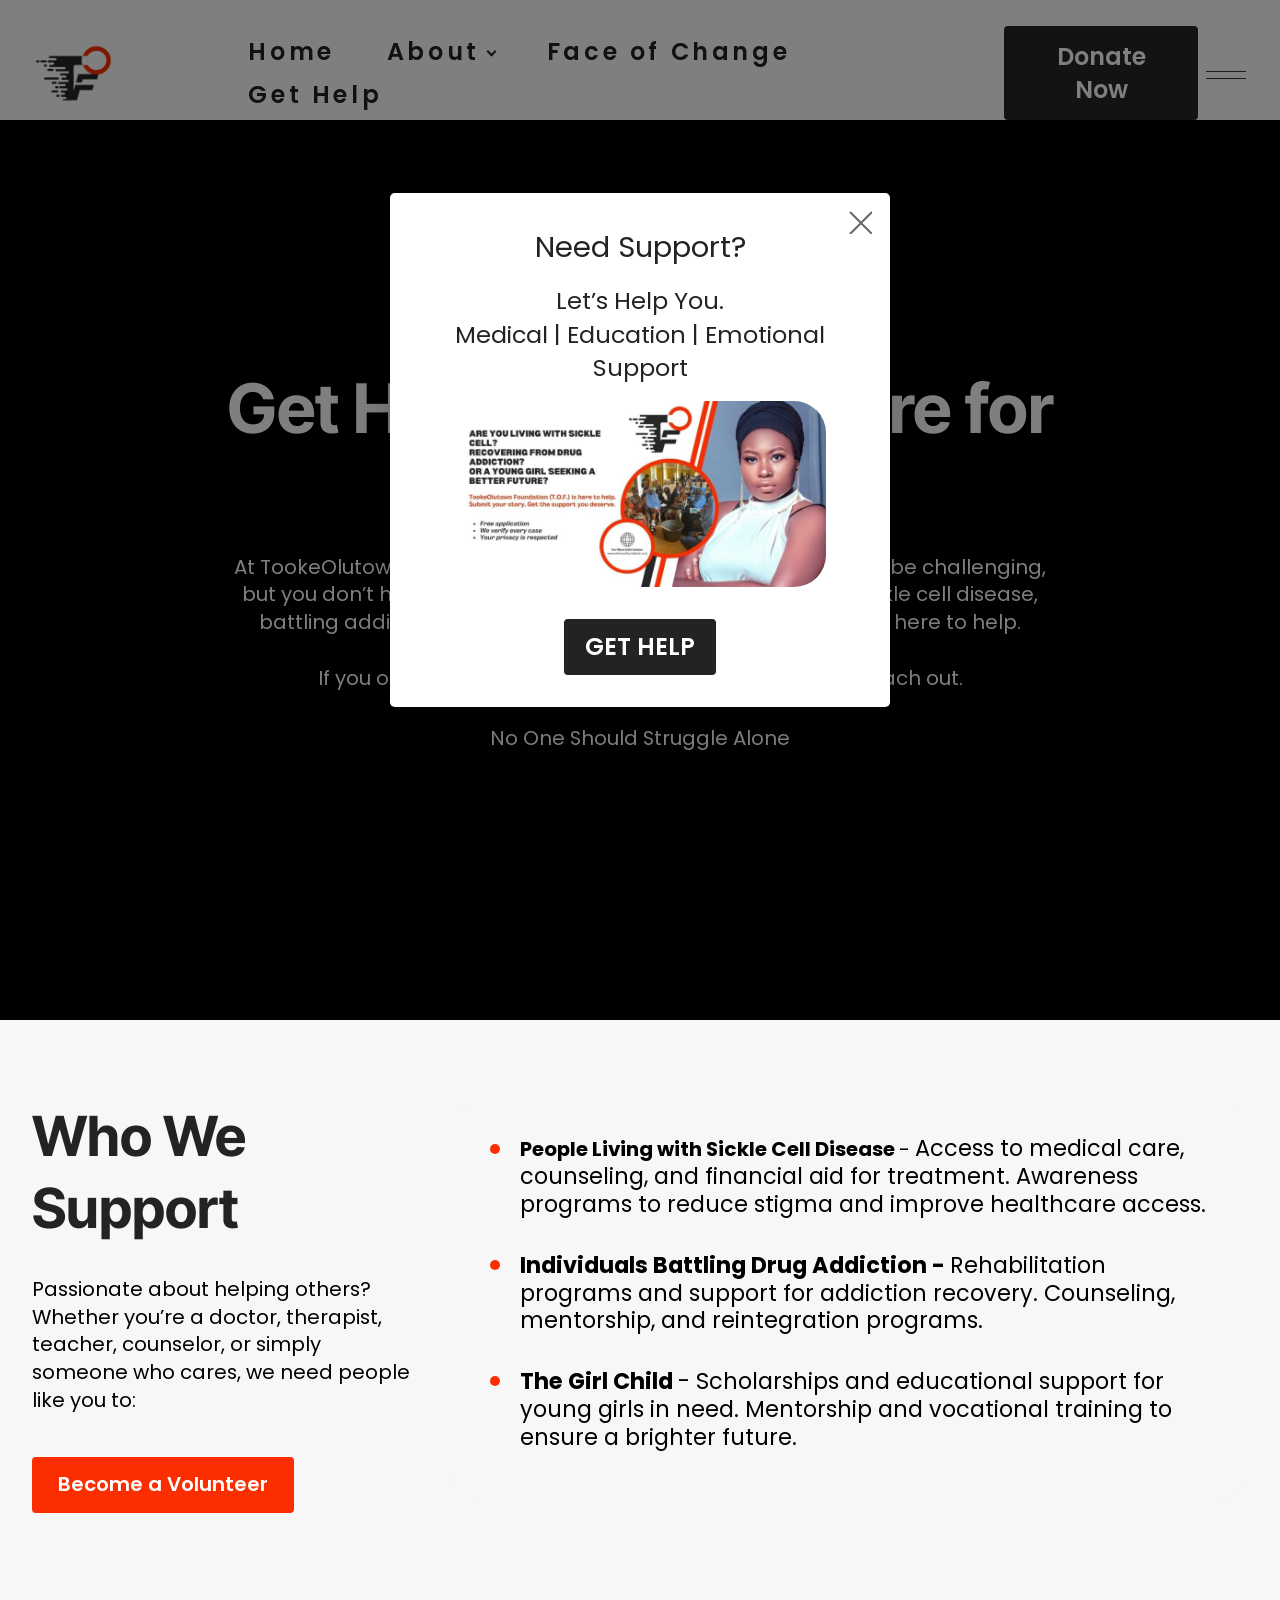
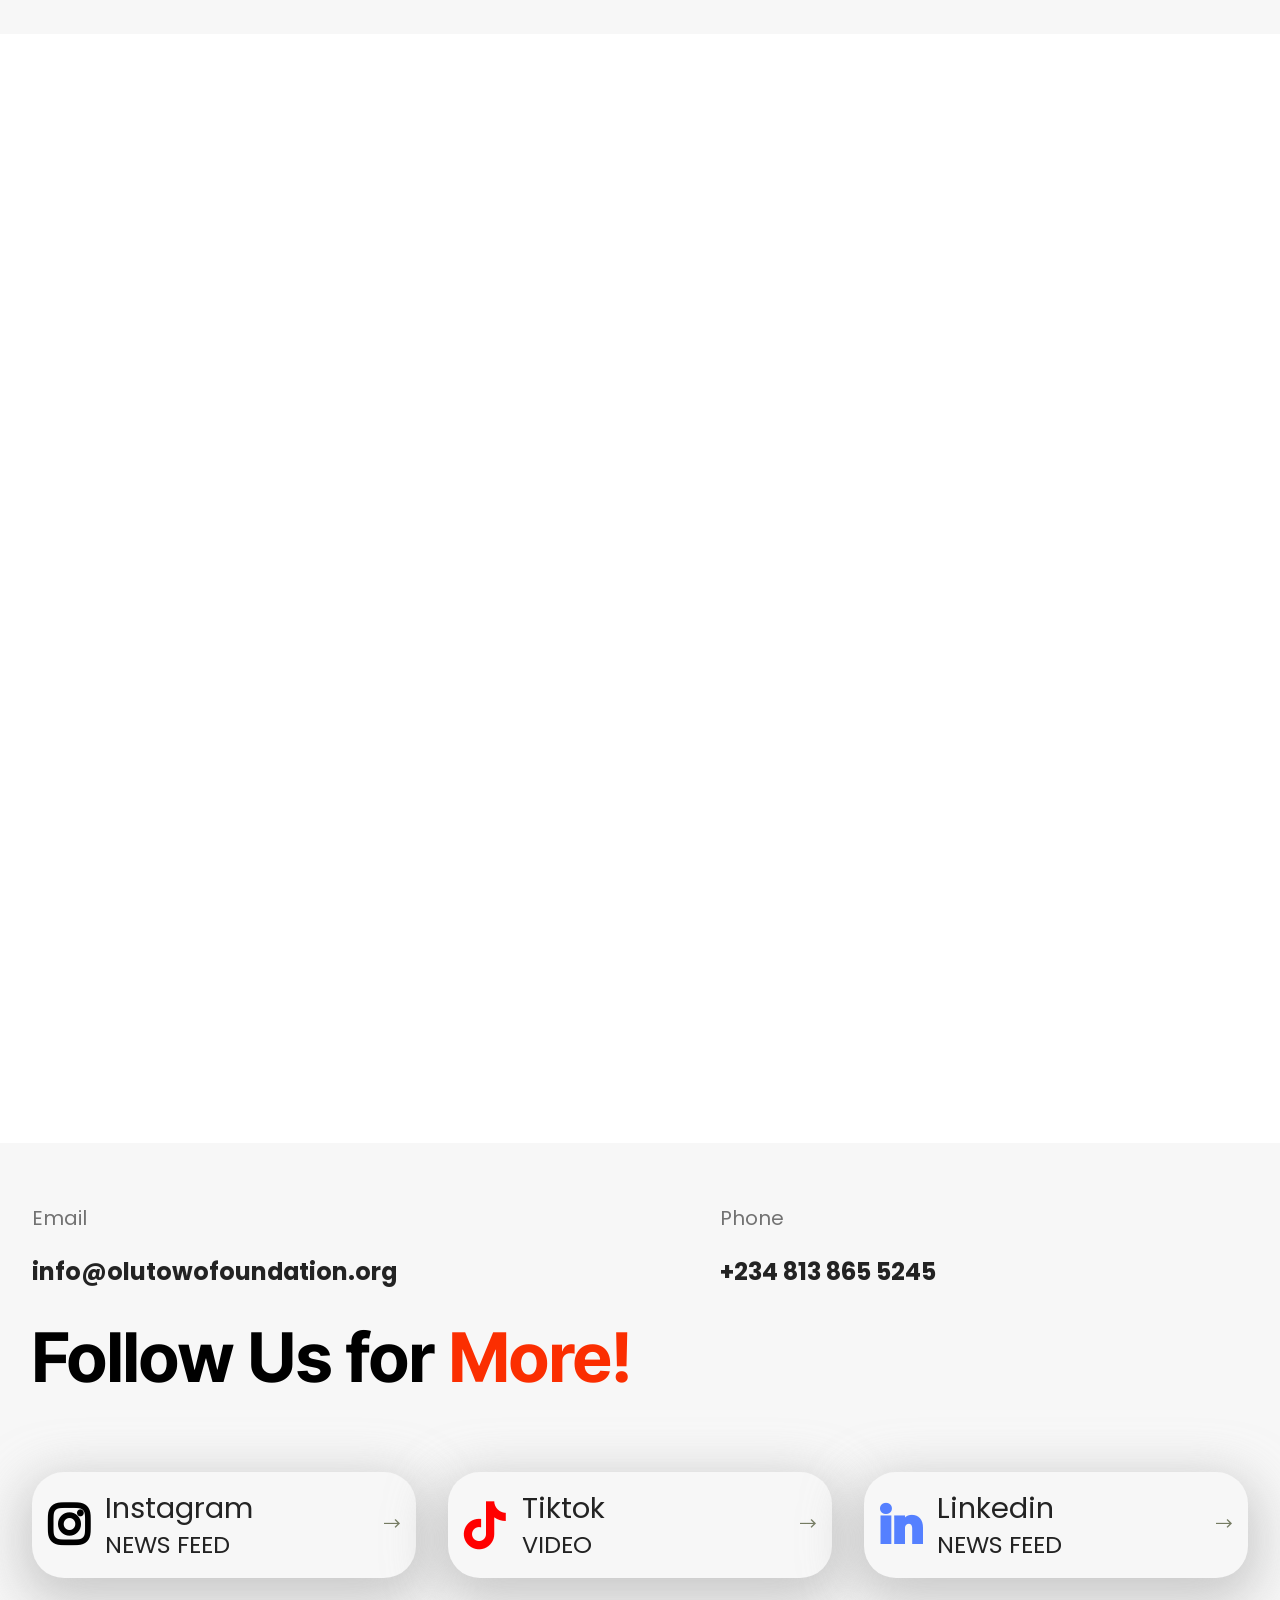
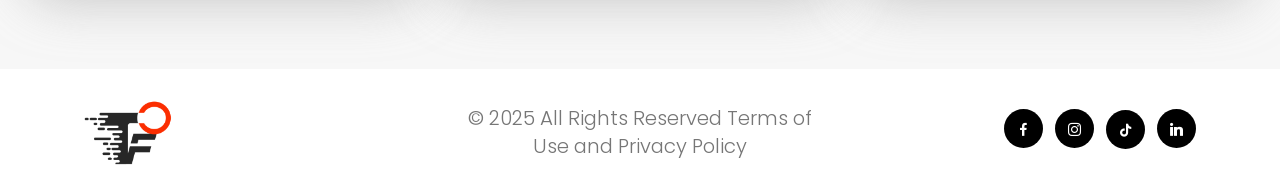
<file: get_help.html>
<!DOCTYPE html>
<html  >
<head>
  
  <meta charset="UTF-8">
  <meta http-equiv="X-UA-Compatible" content="IE=edge">
  
  <meta name="viewport" content="width=device-width, initial-scale=1, minimum-scale=1">
  <link rel="shortcut icon" href="assets/images/fav-128x128-1.png" type="image/x-icon">
  <meta name="description" content="If you need medical assistance for sickle cell disease, drug rehabilitation support, or education sponsorship, apply for help from TookeOlutowo Foundation today.">
  
  
  <title>Need Help? | Apply for Support at TookeOlutowo Foundation</title>
  <link rel="stylesheet" href="assets/font-awesome-brands/../css/fontawesome.min.css">
  <link rel="stylesheet" href="assets/font-awesome-brands/css/brands.min.css">
  <link rel="stylesheet" href="assets/web/assets/mobirise-icons2/mobirise2.css">
  <link rel="stylesheet" href="assets/FontAwesome/css/font-awesome.css">
  <link rel="stylesheet" href="assets/bootstrap/css/bootstrap.min.css">
  <link rel="stylesheet" href="assets/bootstrap/css/bootstrap-grid.min.css">
  <link rel="stylesheet" href="assets/bootstrap/css/bootstrap-reboot.min.css">
  <link rel="stylesheet" href="assets/animatecss/animate.css">
    <link rel="stylesheet" href="assets/popup-overlay-plugin/style.css">
  <link rel="stylesheet" href="assets/dropdown/css/style.css">
  <link rel="stylesheet" href="assets/socicon/css/styles.css">
  <link rel="stylesheet" href="assets/theme/css/style.css">
  <link rel="stylesheet" href="assets/recaptcha.css">
  <link rel="preload" href="https://fonts.googleapis.com/css?family=Inter+Tight:100,200,300,400,500,600,700,800,900,100i,200i,300i,400i,500i,600i,700i,800i,900i&display=swap" as="style" onload="this.onload=null;this.rel='stylesheet'">
  <noscript><link rel="stylesheet" href="https://fonts.googleapis.com/css?family=Inter+Tight:100,200,300,400,500,600,700,800,900,100i,200i,300i,400i,500i,600i,700i,800i,900i&display=swap"></noscript>
  <link rel="preload" href="https://fonts.googleapis.com/css?family=Poppins:100,100i,200,200i,300,300i,400,400i,500,500i,600,600i,700,700i,800,800i,900,900i&display=swap" as="style" onload="this.onload=null;this.rel='stylesheet'">
  <noscript><link rel="stylesheet" href="https://fonts.googleapis.com/css?family=Poppins:100,100i,200,200i,300,300i,400,400i,500,500i,600,600i,700,700i,800,800i,900,900i&display=swap"></noscript>
  <link rel="preload" as="style" href="assets/mobirise/css/mbr-additional.css?v=GUgYqV"><link rel="stylesheet" href="assets/mobirise/css/mbr-additional.css?v=GUgYqV" type="text/css">

  
  
  

</head>
<body>
  
  <section data-bs-version="5.1" class="menu menu2 cid-uROM0JapHh" once="menu" id="menu2-3k">
    

    <nav class="navbar navbar-dropdown navbar-expand-lg">
        <div class="menu_box container">
            <div class="navbar-brand">
                <span class="navbar-logo">
                    <a href="index.html">
                        <img src="assets/images/logo-full-186x186.png" alt="https://olutowofoundation.org/" style="height: 5.3rem;">
                    </a>
                </span>
                
            </div>
            <button class="navbar-toggler" type="button" data-toggle="collapse" data-bs-toggle="collapse" data-target="#navbarSupportedContent" data-bs-target="#navbarSupportedContent" aria-controls="navbarNavAltMarkup" aria-expanded="false" aria-label="Toggle navigation">
                <div class="hamburger">
                    <span></span>
                    <span></span>
                    <span></span>
                    <span></span>
                </div>
            </button>
            <div class="collapse navbar-collapse" id="navbarSupportedContent">
                <ul class="navbar-nav nav-dropdown" data-app-modern-menu="true"><li class="nav-item"><a class="nav-link link text-primary display-4" href="index.html">Home</a></li>
                    <li class="nav-item dropdown" style="
"><a class="nav-link link text-primary dropdown-toggle display-4" href="#" data-toggle="dropdown-submenu" data-bs-toggle="dropdown" data-bs-auto-close="outside" aria-expanded="false">About</a><div class="dropdown-menu" aria-labelledby="dropdown-203"><a class="text-primary dropdown-item display-4" href="about.html">About Us</a><a class="text-primary dropdown-item display-4" href="features.html">Our Feature</a><a class="text-primary dropdown-item display-4" href="get_involved.html">Get Involve</a></div></li><li class="nav-item"><a class="nav-link link text-primary display-4" href="faceofchange.html">Face of Change</a></li><li class="nav-item"><a class="nav-link link text-primary display-4" href="get_help.html">Get Help</a></li></ul>
                
                
                <div class="navbar-buttons mbr-section-btn"><a class="btn btn-success display-4" href="donation.html">Donate Now</a></div>
                  </div>
                <div class="offcanvas_box">
                <button class="btn_offcanvas" type="button" data-bs-toggle="offcanvas" data-bs-target="#offcanvasRight" aria-controls="offcanvasRight">
                    <div class="hamburger">
                    <span></span>
                    <span></span>
                </div>
                    </button>
                <div class="offcanvas offcanvas-end" tabindex="-1" id="offcanvasRight" aria-labelledby="offcanvasRightLabel">
                  <div class="offcanvas-header">
                    <button type="button" class="btn-close text-reset" data-bs-dismiss="offcanvas" aria-label="Close"></button>
                  </div>
                  <div class="offcanvas-body">
                    <div class="offcanvas_image">
                        <img src="assets/images/fav-128x128.png" alt="https://olutowofoundation.org/" style="height: 6.6rem;">
                    </div>
                      <p class="mbr-text mbr-fonts-style display-4">Join TookeOlutowo Foundation in providing medical aid for sickle cell warriors, rehabilitation for addicts, and education for young girls. Together, we create lasting impact.</p>
                      <div class="offcanvas_contact">
                          
                          <p class="text_widget mb-0 mbr-fonts-style display-4"><strong><a href="mailto:info@olutowofoundation.org" class="text-secondary">info@olutowofoundation.org</a>
                              <br><br><a href="tel:+2348138655245" class="text-secondary">+234 813 865 5245</a></strong><br></p>
                      </div>
                          <div class="icons-menu">
                            <a class="iconfont-wrapper" href="#" target="_blank">
                                <span class="p-2 mbr-iconfont socicon-facebook socicon"></span>
                            </a>
                            <a class="iconfont-wrapper" href="https://www.instagram.com/lady_towo" target="_blank">
                                <span class="p-2 mbr-iconfont socicon-instagram socicon"></span>
                            </a>
                            <a class="iconfont-wrapper" href="http://tiktok.com/Tooke_Olutowo_Foundation" target="_blank">
                                <span class="p-2 mbr-iconfont fab fa-tiktok"></span>
                            </a>
                            
                        </div>
                      </div>
                </div>
            </div>
        </div>
    </nav>
</section>

<section data-bs-version="5.1" class="header19 cid-uFk3fTQIDX mbr-fullscreen" id="header">
  

  
  
  <div class="container">
    <div class="row">
      <div class="content-wrap col-12 col-md-9">
        <h1 class="mbr-section-title mbr-fonts-style mb-4 display-1"><strong>Get Help – We Are Here for You</strong></h1>
        <p class="mbr-fonts-style mbr-text mb-4 display-7">At TookeOlutowo Foundation (T.O.F.), we understand that life can be challenging, but you don’t have to face it alone. Whether you’re living with sickle cell disease, battling addiction, or in need of support as a young girl, we are here to help.<br><br>If you or someone you know needs assistance, please reach out.</p>
        
        <p class="mbr-fonts-style mbr-description mt-4 display-7">
          No One Should Struggle Alone
        </p>
      </div>
    </div>
  </div>
</section>

<section data-bs-version="5.1" class="article021 cid-uFk3fWRrLz" id="article">
    
    <div class="container">
        <div class="row justify-content-center">
            <div class="col-lg-4">
                <div class="col-12 col-md-12">
                    <h5 class="mbr-section-title mbr-fonts-style mt-0 mb-4 display-2"><strong>Who We Support</strong></h5>
                    <h6 class="mbr-section-subtitle mbr-fonts-style mt-0 mb-4 display-7">Passionate about helping others? Whether you’re a doctor, therapist, teacher, counselor, or simply someone who cares, we need people like you to:</h6>
                    <div class="mbr-section-btn item-footer mt-3 main-button"><a href="get_involved.html#supportForm" class="btn item-btn btn-secondary display-7">
                            Become a Volunteer</a></div>
                </div>
            </div>

            <div class="col-lg-8 side-features">
                <div class="item-wrapper align-left">
                    <div class="counter-container mbr-text mbr-fonts-style display-7">
                        <ul>
                            <li><strong>People Living with Sickle Cell Disease </strong>-&nbsp;<span style="font-size: 1.4rem;">Access to medical care, counseling, and financial aid for treatment.&nbsp;</span><span style="font-size: 1.4rem;">Awareness programs to reduce stigma and improve healthcare access.</span></li><li><strong style="font-size: 1.4rem;">Individuals Battling Drug Addiction -&nbsp;</strong><span style="font-size: 1.4rem;">Rehabilitation programs and support for addiction recovery.&nbsp;</span><span style="font-size: 1.4rem;">Counseling, mentorship, and reintegration programs.</span></li><li><strong style="font-size: 1.4rem;">The Girl Child </strong><span style="font-size: 1.4rem;">- S</span><span style="font-size: 1.4rem;">cholarships and educational support for young girls in need.&nbsp;</span><span style="font-size: 1.4rem;">Mentorship and vocational training to ensure a brighter future.</span></li></ul>
                    </div>
                </div>
            </div>
        </div>
    </div>
</section>

<div id="tally-form"><!-- Type valid HTML here -->

<div>
<iframe data-tally-src="https://tally.so/embed/wz6MKZ?alignLeft=1&amp;transparentBackground=1&amp;dynamicHeight=1&amp;formEventsForwarding=1" loading="lazy" width="100%" height="949" frameborder="0" marginheight="0" marginwidth="0" title="T.O.F. Help Request Form
"></iframe>
<script>var d=document,w="https://tally.so/widgets/embed.js",v=function(){"undefined"!=typeof Tally?Tally.loadEmbeds():d.querySelectorAll("iframe[data-tally-src]:not([src])").forEach((function(e){e.src=e.dataset.tallySrc}))};if("undefined"!=typeof Tally)v();else if(d.querySelector('script[src="'+w+'"]')==null){var s=d.createElement("script");s.src=w,s.onload=v,s.onerror=v,d.body.appendChild(s);}</script>
</div></div>

<section data-bs-version="5.1" class="contact1 cid-uSXcYzIb02" id="acontact1-3w">

    

    
    

    <div class="container">
        <div class="media-container">
            <div class="col-md-12">
                <div class="row">
                    <div class="text-container col-12 col-lg-9">
                        <div class="contacts-container">
                            <div class="email-container">
                                <p class="mbr-text mbr-white align-left mbr-fonts-style display-7">
                                    Email
                                </p>
                                <p class="link-text mbr-white align-left mbr-fonts-style display-4">
                                    <a class="text-black text-primary" href="mailto:info@olutowofoundation.org" type="email"><strong>info@olutowofoundation.org</strong></a>
                                </p>
                            </div>
                            <div class="phone-container">
                                <p class="mbr-text mbr-white align-left mbr-fonts-style display-7">
                                   Phone
                                </p>
                                <p class="link-text mbr-white align-left mbr-fonts-style display-4">
                                    <a class="text-black" href="#" type="phone"><strong>+234 813 865 5245</strong></a>
                                </p>
                            </div>
                        </div>
                        <h1 class="mbr-section-title mbr-white mbr-bold align-left mbr-fonts-style mb-0 display-1">
                            Follow Us for&nbsp;<span class="colored-text">More!</span></h1>
                    </div>
                </div>
            </div>
        </div>
    </div>
</section>

<section data-bs-version="5.1" class="social-buttons02 creativem4_social-buttons02 cid-uSXd08orxW" id="social-buttons02-3x">

    
    


    
    <div class="container">
        <div class="row justify-content-center">

            <div class="card cardcolor p-3 col-12 col-md-6 col-lg-4">
                <div class="card-wrapper">
                    <div class="card-img">
                        <a href="https://www.instagram.com/lady_towo" target="_blank"><span class="mbr-iconfont ico1 fa-instagram fa" style="color: rgb(0, 0, 0); fill: rgb(0, 0, 0);"></span></a>
                    </div>
                    <div class="card-box">
                        <h3 class="card-title align-left mbr-fonts-style display-5"><a href="https://www.instagram.com/lady_towo" class="text-primary" target="_blank">Instagram</a></h3>
                        <h4 class="mbr-text align-left mbr-fonts-style display-4">
                            <a href="https://www.instagram.com/lady_towo" class="text-primary" target="_blank">NEWS FEED</a></h4>
                    </div>
                    <div class="card-img">
                        <a href="#"><span class="mbr-iconfont ico2 mobi-mbri-right mobi-mbri"></span></a>
                    </div>
                </div>
            </div>

            <div class="card cardcolor p-3 col-12 col-md-6 col-lg-4">
                <div class="card-wrapper">
                    <div class="card-img">
                        <a href="#"><span class="mbr-iconfont ico1 fab fa-tiktok" style="color: rgb(255, 0, 0); fill: rgb(255, 0, 0);"></span></a>
                    </div>
                    <div class="card-box">
                        <h3 class="card-title align-left mbr-fonts-style display-5"><a href="http://tiktok.com/Tooke_Olutowo_Foundation" class="text-primary" target="_blank">Tiktok</a></h3>
                        <h4 class="mbr-text align-left mbr-fonts-style display-4">
                            <a href="http://tiktok.com/Tooke_Olutowo_Foundation" class="text-primary" target="_blank">VIDEO</a></h4>
                    </div>
                    <div class="card-img">
                        <a href="#"><span class="mbr-iconfont ico2 mobi-mbri-right mobi-mbri"></span></a>
                    </div>
                </div>
            </div>

            <div class="card cardcolor p-3 col-12 col-md-6 col-lg-4">
                <div class="card-wrapper">
                    <div class="card-img">
                        <a href="https://www.linkedin.com/in/tooke-olutowo-foundation-1b1474370/" target="_blank"><span class="mbr-iconfont ico1 fa-linkedin fa" style="color: rgb(85, 128, 255); fill: rgb(85, 128, 255);"></span></a>
                    </div>
                    <div class="card-box">
                        <h3 class="card-title align-left mbr-fonts-style display-5"><a href="https://www.linkedin.com/in/tooke-olutowo-foundation-1b1474370/" class="text-primary" target="_blank">Linkedin</a></h3>
                        <h4 class="mbr-text align-left mbr-fonts-style display-4">
                            <a href="https://www.linkedin.com/in/tooke-olutowo-foundation-1b1474370/" class="text-primary" target="_blank">NEWS FEED</a></h4>
                    </div>
                    <div class="card-img">
                        <a href="#"><span class="mbr-iconfont ico2 mobi-mbri-right mobi-mbri"></span></a>
                    </div>
                </div>
            </div>

            

        </div>


    </div>

</section>

<section data-bs-version="5.1" class="cid-uFv74HXkSF" id="footer">

    

    

    <div class="container">
        <div class="row align-center justify-content-center align-items-center">
            <div class="logo-section col-sm-12 col-lg-4">
                <a href="#"><img src="assets/images/logo-full-163x163.png" height="128" alt="TOF" style="height: 6.1rem;">
                </a>
            </div>
            <div class="col-sm-12 col-lg-4 mbr-text mbr-fonts-style mbr-light display-7">
                © 2025 All Rights Reserved Terms of Use and Privacy Policy
            </div>
            <div class="social-media col-sm-12 col-lg-4">
                <ul>
                    <li>
                      <a class="icon-transition" href="#">
                        <span class="mbr-iconfont socicon-facebook socicon"></span>
                      </a>
                    </li>
                    <li>
                      <a class="icon-transition" href="https://www.instagram.com/lady_towo" target="_blank">
                        <span class="mbr-iconfont socicon-instagram socicon"></span>
                      </a>
                    </li>
                    <li>
                      <a class="icon-transition" href="http://tiktok.com/Tooke_Olutowo_Foundation" target="_blank">
                        <span class="mbr-iconfont fab fa-tiktok"></span>
                      </a>
                    </li>
                    <li>
                      <a class="icon-transition" href="https://www.linkedin.com/in/tooke-olutowo-foundation-1b1474370/" target="_blank">
                        <span class="mbr-iconfont socicon-linkedin socicon"></span>
                      </a>
                    </li>
                    
                </ul>
            </div>
        </div>
    </div>
</section>

<div class="modal mbr-popup cid-uSZ6HHaFd5 fade" tabindex="-1" role="dialog" data-overlay-color="#000000" data-overlay-opacity="0.5" data-on-exit="true" data-on-scroll="true" id="mbr-popup-49" aria-hidden="true">
        <div class="modal-dialog modal-dialog-centered" role="document">
            <div class="modal-content">
                <div class="container position-static margin-center-pos">
                    <div class="modal-header pb-0">
                        <h5 class="modal-title mbr-fonts-style display-5">Need Support?</h5>
                        <button type="button" class="close d-flex" data-dismiss="modal" data-bs-dismiss="modal" aria-label="Close">
                            <svg version="1.1" xmlns="http://www.w3.org/2000/svg" width="23" height="23" viewBox="0 0 23 23" fill="currentColor">
                                <path d="M13.4 12l10.3 10.3-1.4 1.4L12 13.4 1.7 23.7.3 22.3 10.6 12 .3 1.7 1.7.3 12 10.6 22.3.3l1.4 1.4L13.4 12z">
                                </path>
                            </svg>
                        </button>
                    </div>

                    <div class="modal-body">
                        <p class="mbr-text mbr-fonts-style display-4">Let’s Help You.<br>Medical | Education | Emotional Support</p>

                        <div>
                            <div class="card-img mbr-figure">
                                <img src="assets/images/seo-designs.jpg-808x404.jpg" alt="Donation">
                            </div>
                            

                            
                        </div>
                    </div>

                    <div class="modal-footer">
                        <div class="mbr-section-btn"><a class="btn btn-md btn-primary display-4" href="https://tally.so/r/wz6MKZ" target="_blank">
                                GET HELP</a></div>
                    </div>
                </div>
            </div>
        </div>
    </div>


<script src="assets/bootstrap/js/bootstrap.bundle.min.js"></script>
  <script src="assets/smoothscroll/smooth-scroll.js"></script>
  <script src="assets/ytplayer/index.js"></script>
      <script src="assets/dropdown/js/navbar-dropdown.js"></script>
  <script src="assets/vimeoplayer/player.js"></script>
  <script src="assets/popup-plugin/script.js"></script>
  <script src="assets/popup-onexit-plugin/script.js"></script>
  <script src="assets/popup-onscroll-plugin/script.js"></script>
  <script src="assets/popup-overlay-plugin/script.js"></script>
  <script src="assets/theme/js/script.js"></script>
  <script src="assets/formoid.min.js"></script>
  
  
  
 <div id="scrollToTop" class="scrollToTop mbr-arrow-up"><a style="text-align: center;"><i class="mbr-arrow-up-icon mbr-arrow-up-icon-cm cm-icon cm-icon-smallarrow-up"></i></a></div>
    <input name="animation" type="hidden">
  
</body>
</html>
</file>
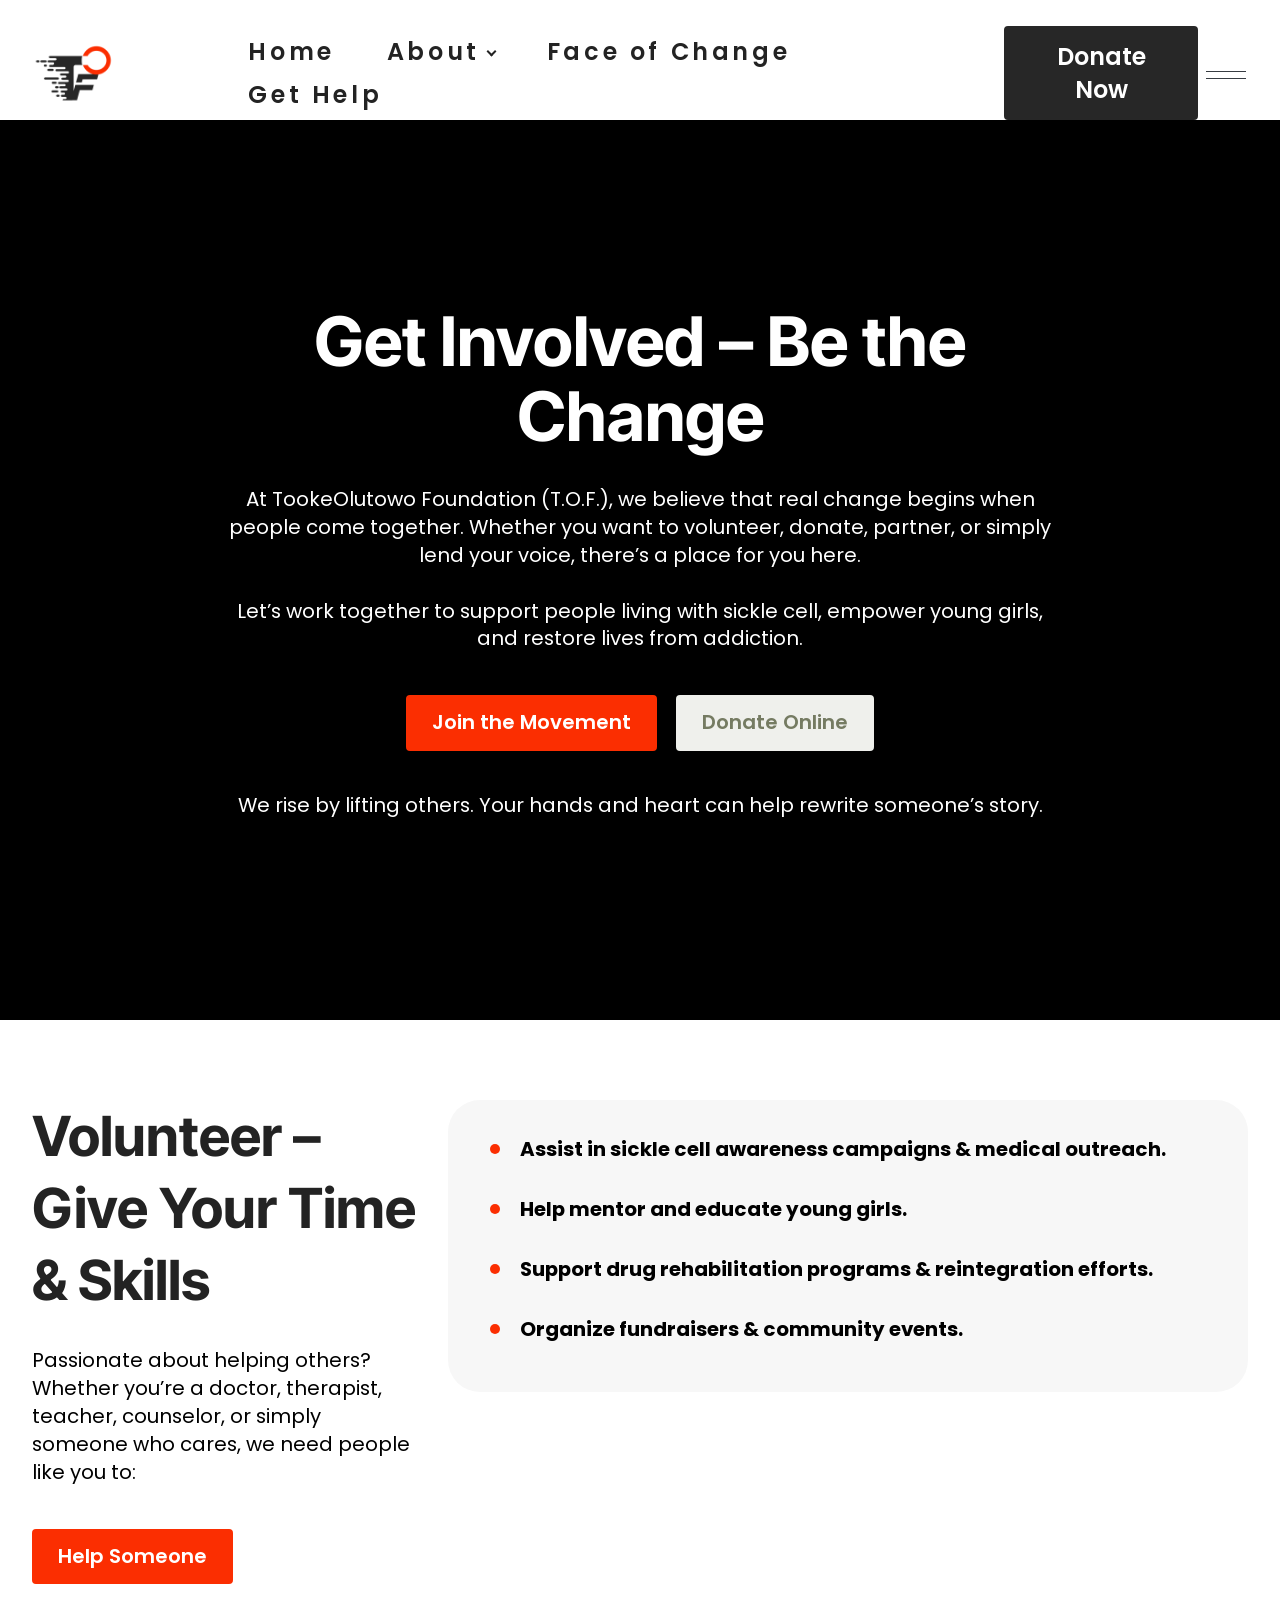
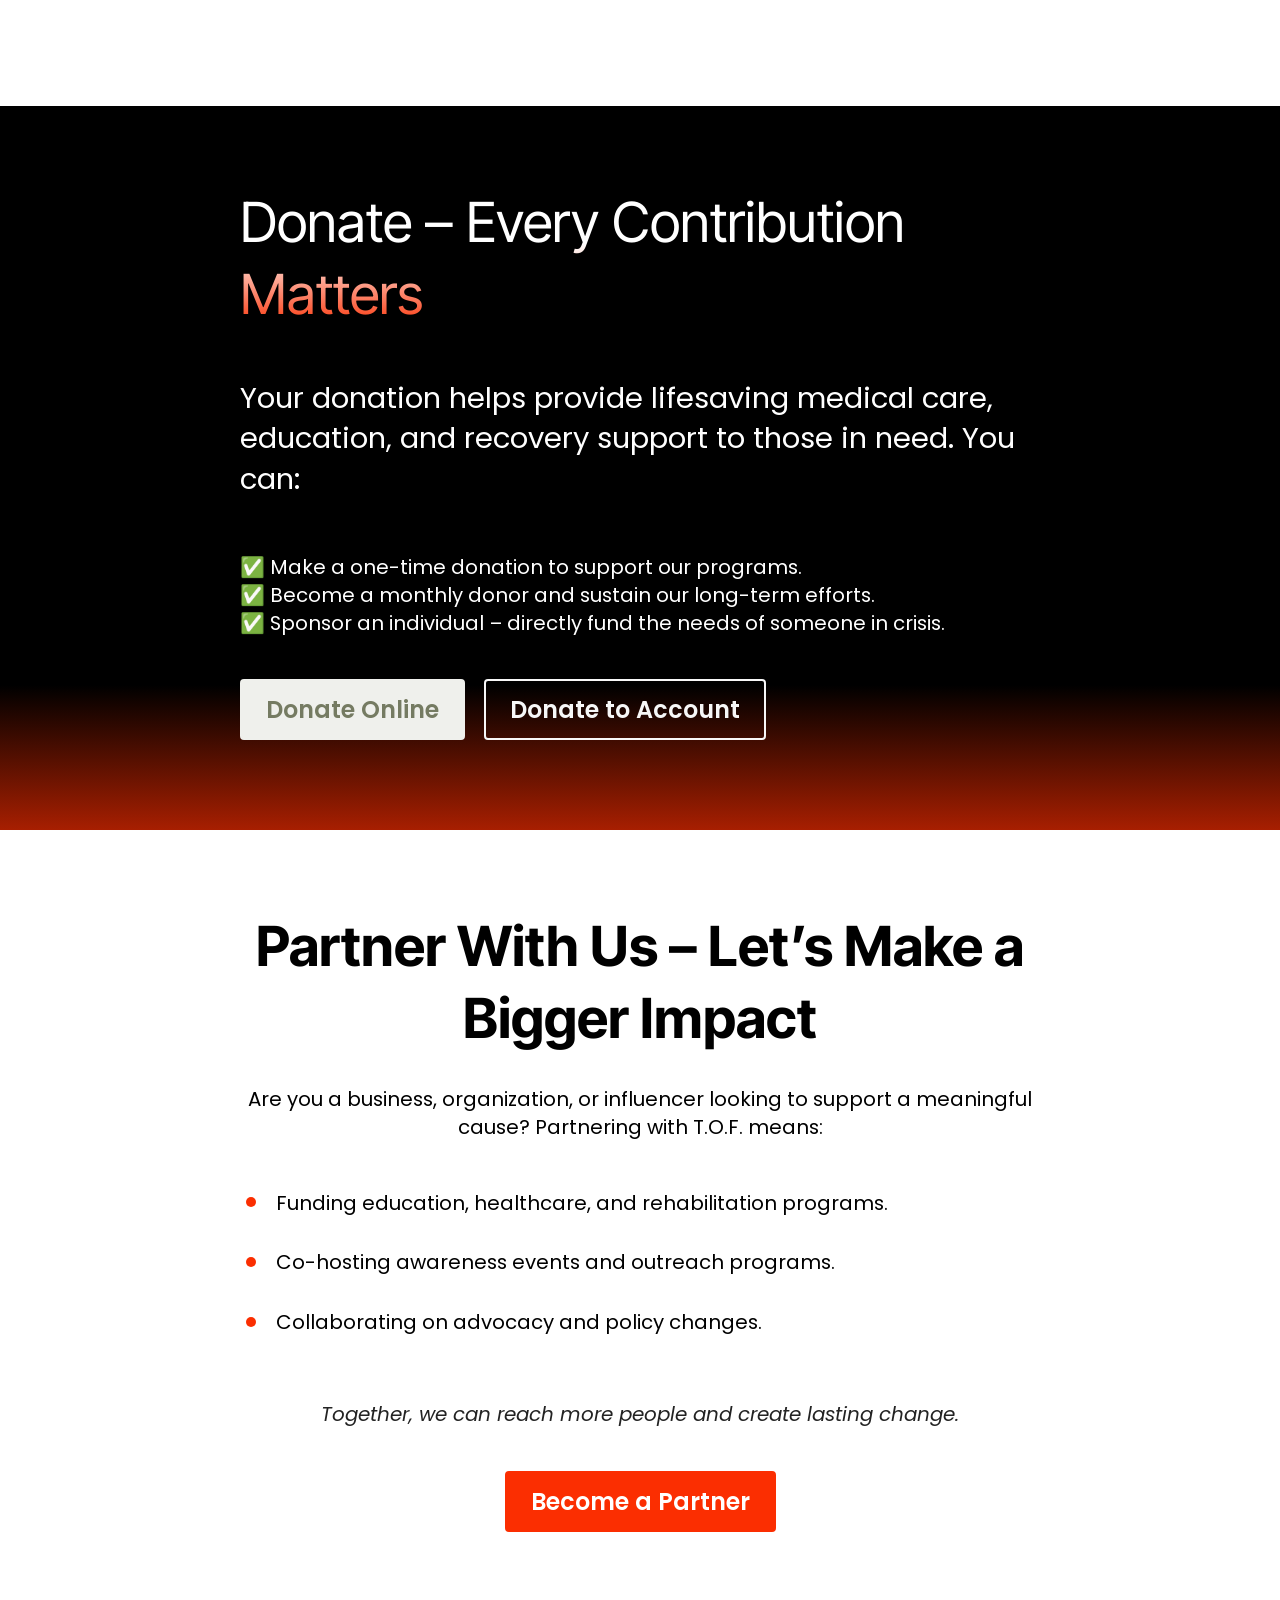
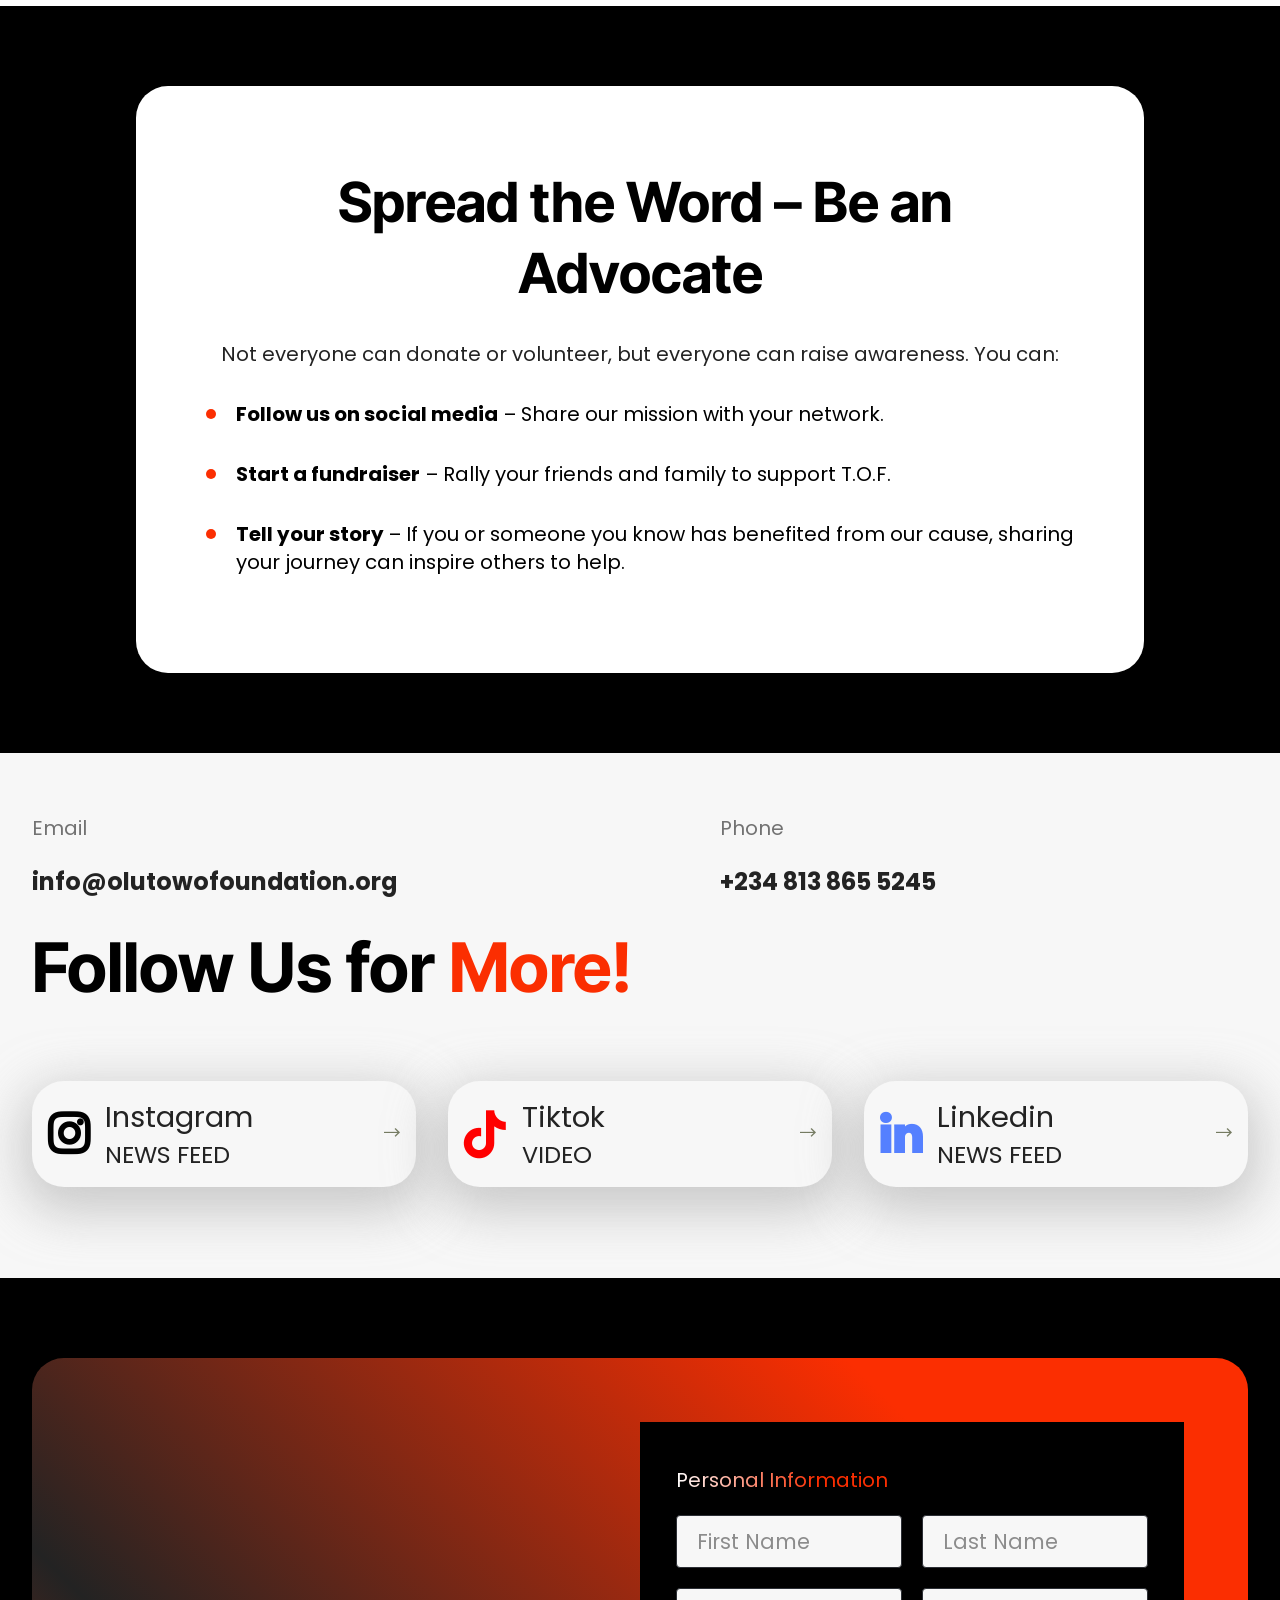
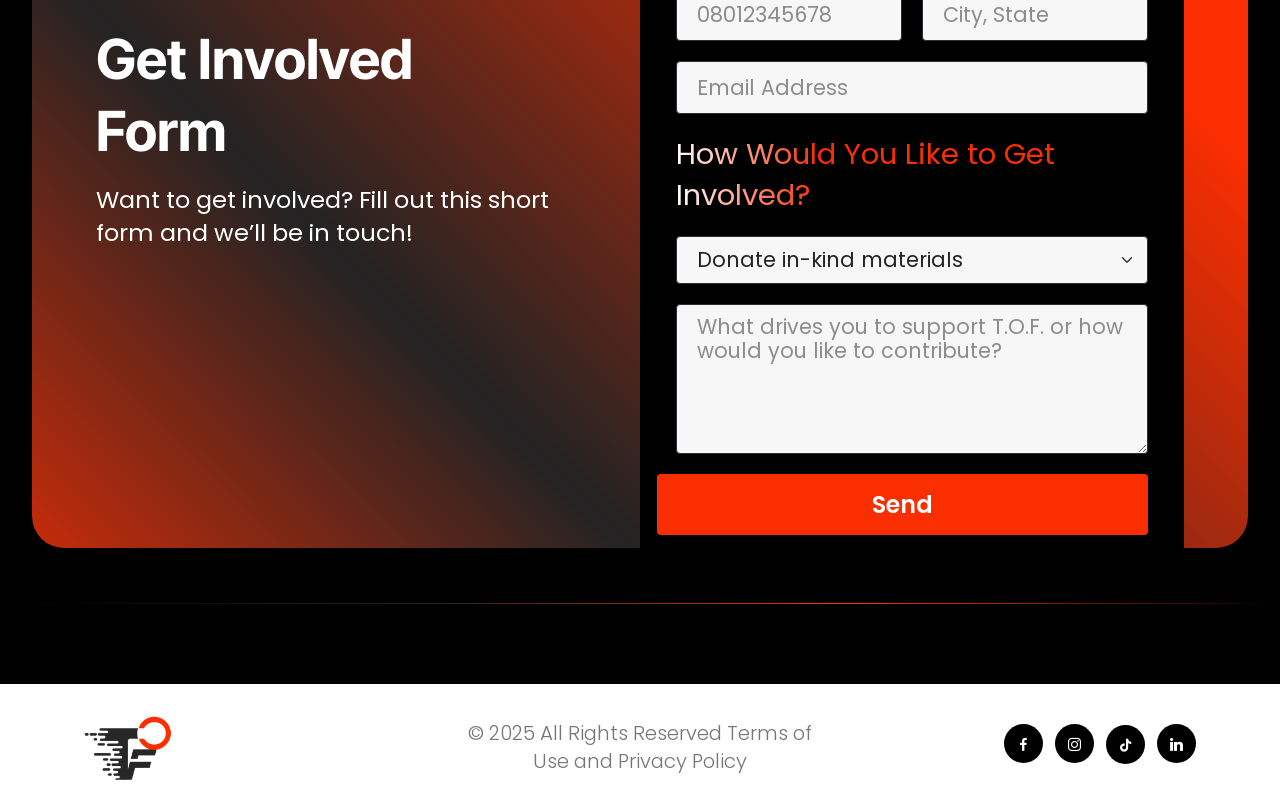
<file: get_involved.html>
<!DOCTYPE html>
<html  >
<head>
  
  <meta charset="UTF-8">
  <meta http-equiv="X-UA-Compatible" content="IE=edge">
  
  <meta name="viewport" content="width=device-width, initial-scale=1, minimum-scale=1">
  <link rel="shortcut icon" href="assets/images/fav-128x128-1.png" type="image/x-icon">
  <meta name="description" content="Want to make an impact? Join TookeOlutowo Foundation as a volunteer, donor, or partner to support vulnerable individuals and transform lives.">
  
  
  <title>Get Involved with TookeOlutowo Foundation</title>
  <link rel="stylesheet" href="assets/font-awesome-brands/../css/fontawesome.min.css">
  <link rel="stylesheet" href="assets/font-awesome-brands/css/brands.min.css">
  <link rel="stylesheet" href="assets/web/assets/mobirise-icons2/mobirise2.css">
  <link rel="stylesheet" href="assets/FontAwesome/css/font-awesome.css">
  <link rel="stylesheet" href="assets/bootstrap/css/bootstrap.min.css">
  <link rel="stylesheet" href="assets/bootstrap/css/bootstrap-grid.min.css">
  <link rel="stylesheet" href="assets/bootstrap/css/bootstrap-reboot.min.css">
  <link rel="stylesheet" href="assets/animatecss/animate.css">
    <link rel="stylesheet" href="assets/popup-overlay-plugin/style.css">
  <link rel="stylesheet" href="assets/dropdown/css/style.css">
  <link rel="stylesheet" href="assets/socicon/css/styles.css">
  <link rel="stylesheet" href="assets/theme/css/style.css">
  <link rel="stylesheet" href="assets/recaptcha.css">
  <link rel="preload" href="https://fonts.googleapis.com/css?family=Inter+Tight:100,200,300,400,500,600,700,800,900,100i,200i,300i,400i,500i,600i,700i,800i,900i&display=swap" as="style" onload="this.onload=null;this.rel='stylesheet'">
  <noscript><link rel="stylesheet" href="https://fonts.googleapis.com/css?family=Inter+Tight:100,200,300,400,500,600,700,800,900,100i,200i,300i,400i,500i,600i,700i,800i,900i&display=swap"></noscript>
  <link rel="preload" href="https://fonts.googleapis.com/css?family=Poppins:100,100i,200,200i,300,300i,400,400i,500,500i,600,600i,700,700i,800,800i,900,900i&display=swap" as="style" onload="this.onload=null;this.rel='stylesheet'">
  <noscript><link rel="stylesheet" href="https://fonts.googleapis.com/css?family=Poppins:100,100i,200,200i,300,300i,400,400i,500,500i,600,600i,700,700i,800,800i,900,900i&display=swap"></noscript>
  <link rel="preload" as="style" href="assets/mobirise/css/mbr-additional.css?v=HUPnzI"><link rel="stylesheet" href="assets/mobirise/css/mbr-additional.css?v=HUPnzI" type="text/css">

  
  
  

</head>
<body>
  
  <section data-bs-version="5.1" class="menu menu2 cid-uROM0JapHh" once="menu" id="menu2-3k">
    

    <nav class="navbar navbar-dropdown navbar-expand-lg">
        <div class="menu_box container">
            <div class="navbar-brand">
                <span class="navbar-logo">
                    <a href="index.html">
                        <img src="assets/images/logo-full-186x186.png" alt="https://olutowofoundation.org/" style="height: 5.3rem;">
                    </a>
                </span>
                
            </div>
            <button class="navbar-toggler" type="button" data-toggle="collapse" data-bs-toggle="collapse" data-target="#navbarSupportedContent" data-bs-target="#navbarSupportedContent" aria-controls="navbarNavAltMarkup" aria-expanded="false" aria-label="Toggle navigation">
                <div class="hamburger">
                    <span></span>
                    <span></span>
                    <span></span>
                    <span></span>
                </div>
            </button>
            <div class="collapse navbar-collapse" id="navbarSupportedContent">
                <ul class="navbar-nav nav-dropdown" data-app-modern-menu="true"><li class="nav-item"><a class="nav-link link text-primary display-4" href="index.html">Home</a></li>
                    <li class="nav-item dropdown" style="
"><a class="nav-link link text-primary dropdown-toggle display-4" href="#" data-toggle="dropdown-submenu" data-bs-toggle="dropdown" data-bs-auto-close="outside" aria-expanded="false">About</a><div class="dropdown-menu" aria-labelledby="dropdown-203"><a class="text-primary dropdown-item display-4" href="about.html">About Us</a><a class="text-primary dropdown-item display-4" href="features.html">Our Feature</a><a class="text-primary dropdown-item display-4" href="get_involved.html">Get Involve</a></div></li><li class="nav-item"><a class="nav-link link text-primary display-4" href="faceofchange.html">Face of Change</a></li><li class="nav-item"><a class="nav-link link text-primary display-4" href="get_help.html">Get Help</a></li></ul>
                
                
                <div class="navbar-buttons mbr-section-btn"><a class="btn btn-success display-4" href="donation.html">Donate Now</a></div>
                  </div>
                <div class="offcanvas_box">
                <button class="btn_offcanvas" type="button" data-bs-toggle="offcanvas" data-bs-target="#offcanvasRight" aria-controls="offcanvasRight">
                    <div class="hamburger">
                    <span></span>
                    <span></span>
                </div>
                    </button>
                <div class="offcanvas offcanvas-end" tabindex="-1" id="offcanvasRight" aria-labelledby="offcanvasRightLabel">
                  <div class="offcanvas-header">
                    <button type="button" class="btn-close text-reset" data-bs-dismiss="offcanvas" aria-label="Close"></button>
                  </div>
                  <div class="offcanvas-body">
                    <div class="offcanvas_image">
                        <img src="assets/images/fav-128x128.png" alt="https://olutowofoundation.org/" style="height: 6.6rem;">
                    </div>
                      <p class="mbr-text mbr-fonts-style display-4">Join TookeOlutowo Foundation in providing medical aid for sickle cell warriors, rehabilitation for addicts, and education for young girls. Together, we create lasting impact.</p>
                      <div class="offcanvas_contact">
                          
                          <p class="text_widget mb-0 mbr-fonts-style display-4"><strong><a href="mailto:info@olutowofoundation.org" class="text-secondary">info@olutowofoundation.org</a>
                              <br><br><a href="tel:+2348138655245" class="text-secondary">+234 813 865 5245</a></strong><br></p>
                      </div>
                          <div class="icons-menu">
                            <a class="iconfont-wrapper" href="#" target="_blank">
                                <span class="p-2 mbr-iconfont socicon-facebook socicon"></span>
                            </a>
                            <a class="iconfont-wrapper" href="https://www.instagram.com/lady_towo" target="_blank">
                                <span class="p-2 mbr-iconfont socicon-instagram socicon"></span>
                            </a>
                            <a class="iconfont-wrapper" href="http://tiktok.com/Tooke_Olutowo_Foundation" target="_blank">
                                <span class="p-2 mbr-iconfont fab fa-tiktok"></span>
                            </a>
                            
                        </div>
                      </div>
                </div>
            </div>
        </div>
    </nav>
</section>

<section data-bs-version="5.1" class="header19 cid-uFdALhpMAH mbr-fullscreen" id="header">
  

  
  
  <div class="container">
    <div class="row">
      <div class="content-wrap col-12 col-md-9">
        <h1 class="mbr-section-title mbr-fonts-style mb-4 display-1"><strong>Get Involved – Be the Change</strong></h1>
        <p class="mbr-fonts-style mbr-text mb-4 display-7">
          At TookeOlutowo Foundation (T.O.F.), we believe that real change begins when people come together. Whether you want to volunteer, donate, partner, or simply lend your voice, there’s a place for you here.<br><br>Let’s work together to support people living with sickle cell, empower young girls, and restore lives from addiction.<br>
        </p>
        <div class="mbr-section-btn"><a class="btn btn-warning display-7" href="get_involved.html#supportForm">
            Join the Movement
          </a> <a class="btn btn-white display-7" href="https://paystack.shop/pay/tookeolutowofoundation" target="_blank">Donate Online</a></div>
        <p class="mbr-fonts-style mbr-description mt-4 display-7">
          We rise by lifting others. Your hands and heart can help rewrite someone’s story.
        </p>
      </div>
    </div>
  </div>
</section>

<section data-bs-version="5.1" class="article021 cid-uFdBEgykwQ" id="volunteer_Article">
    
    <div class="container">
        <div class="row justify-content-center">
            <div class="col-lg-4">
                <div class="col-12 col-md-12">
                    <h5 class="mbr-section-title mbr-fonts-style mt-0 mb-4 display-2"><strong>Volunteer – Give Your Time &amp; Skills</strong></h5>
                    <h6 class="mbr-section-subtitle mbr-fonts-style mt-0 mb-4 display-7">Passionate about helping others? Whether you’re a doctor, therapist, teacher, counselor, or simply someone who cares, we need people like you to:</h6>
                    <div class="mbr-section-btn item-footer mt-3 main-button"><a href="faceofchange.html#header19-2i" class="btn item-btn btn-secondary display-7">Help Someone</a></div>
                </div>
            </div>

            <div class="col-lg-8 side-features">
                <div class="item-wrapper align-left">
                    <div class="counter-container mbr-text mbr-fonts-style display-7">
                        <ul>
                            <li><strong>Assist in sickle cell awareness campaigns &amp; medical outreach.</strong></li><li><strong>Help mentor and educate young girls.</strong></li><li><strong>Support drug rehabilitation programs &amp; reintegration efforts.</strong></li><li><strong>Organize fundraisers &amp; community events.</strong></li>
                        </ul>
                    </div>
                </div>
            </div>
        </div>
    </div>
</section>

<section data-bs-version="5.1" class="article03 emblemm5 cid-uFdALlC42O" id="donationArticle">
    

    
    

    <div class="container">
        <div class="row">
            <div class="col-12 col-lg-8">
                <div class="content-wrapper">
                    <h2 class="mbr-section-title mbr-fonts-style display-2">Donate – Every Contribution Matters</h2>
                    <p class="mbr-text mbr-fonts-style display-5">
                        Your donation helps provide lifesaving medical care, education, and recovery support to those in need. You can:
                    </p>
                    <p class="mbr-desc mbr-fonts-style display-7">✅ Make a one-time donation to support our programs.<br>✅ Become a monthly donor and sustain our long-term efforts.<br>✅ Sponsor an individual – directly fund the needs of someone in crisis.</p>
                    <div class="mbr-section-btn"><a class="btn btn-white display-4" href="https://paystack.shop/pay/tookeolutowofoundation" target="_blank">
                            Donate Online</a> <a class="btn btn-danger-outline display-4" href="donation.html#bank-account" target="_blank">Donate to Account</a></div>
                </div>
            </div>
        </div>
    </div>
</section>

<section data-bs-version="5.1" class="article18 cid-uFk1FZxJlg" id="PartnerArticle">
  
  <div class="container">
    <div class="row justify-content-center">
      <div class="counter-container col-md-12 col-lg-8">
        <div class="row mb-5 justify-content-center">
          <div class="col-12 content-head">
            <h3 class="mbr-section-title mbr-fonts-style align-center mb-0 display-2"><strong>Partner With Us – Let’s Make a Bigger Impact</strong></h3>
            <h5 class="mbr-section-subtitle mbr-fonts-style align-center mb-0 mt-4 display-7">Are you a business, organization, or influencer looking to support a meaningful cause? Partnering with T.O.F. means:</h5>
          </div>
        </div>
        <div class="mbr-text mbr-fonts-style display-7">
          <ul>
            <li>Funding education, healthcare, and rehabilitation programs.</li><li>Co-hosting awareness events and outreach programs.</li><li>Collaborating on advocacy and policy changes.</li>
          </ul>
        </div>
      </div>
    </div>
  </div>
</section>

<section data-bs-version="5.1" class="article11 cid-uFk1E9YBE6" id="partnerArticleButton">
    

    
    
    <div class="container">
        <div class="row justify-content-center">
            <div class="title col-md-12 col-lg-10">
                
                <h4 class="mbr-section-subtitle align-center mbr-fonts-style mt-4 display-7"><em>Together, we can reach more people and create lasting change.</em></h4>
                <div class="mbr-section-btn align-center mt-4"><a class="btn btn-secondary display-4" href="get_involved.html#supportForm">
                        Become a Partner
                    </a></div>
            </div>
        </div>
    </div>
</section>

<section data-bs-version="5.1" class="article07 cid-uFk2BmZnuz" id="quoteArticle">
  

  
  
  <div class="container">
    <div class="row justify-content-center">
      <div class="card col-md-12 col-lg-10">
        <div class="card-wrapper">
          <div class="col-12 content-head mt-3">
            <h3 class="mbr-section-title mbr-fonts-style align-center mb-0 display-2"><strong>&nbsp;Spread the Word – Be an Advocate</strong></h3>
            <h5 class="mbr-section-subtitle mbr-fonts-style align-center mb-0 mt-4 display-7">Not everyone can donate or volunteer, but everyone can raise awareness. You can:</h5>
          </div>
          <div class="card-box align-left mt-4">
            <div class="counter-container mbr-text mbr-fonts-style display-7">
              <ul>
                <li><strong>Follow us on social media</strong> – Share our mission with your network.</li><li><strong>Start a fundraiser</strong> – Rally your friends and family to support T.O.F.</li><li><strong>Tell your story </strong>– If you or someone you know has benefited from our cause, sharing your journey can inspire others to help.</li>
              </ul>
            </div>
          </div>
        </div>
      </div>
    </div>
  </div>
</section>

<section data-bs-version="5.1" class="contact1 cid-uSXdGyKuEp" id="acontact1-3y">

    

    
    

    <div class="container">
        <div class="media-container">
            <div class="col-md-12">
                <div class="row">
                    <div class="text-container col-12 col-lg-9">
                        <div class="contacts-container">
                            <div class="email-container">
                                <p class="mbr-text mbr-white align-left mbr-fonts-style display-7">
                                    Email
                                </p>
                                <p class="link-text mbr-white align-left mbr-fonts-style display-4">
                                    <a class="text-black text-primary" href="mailto:info@olutowofoundation.org" type="email"><strong>info@olutowofoundation.org</strong></a>
                                </p>
                            </div>
                            <div class="phone-container">
                                <p class="mbr-text mbr-white align-left mbr-fonts-style display-7">
                                   Phone
                                </p>
                                <p class="link-text mbr-white align-left mbr-fonts-style display-4">
                                    <a class="text-black" href="#" type="phone"><strong>+234 813 865 5245</strong></a>
                                </p>
                            </div>
                        </div>
                        <h1 class="mbr-section-title mbr-white mbr-bold align-left mbr-fonts-style mb-0 display-1">
                            Follow Us for&nbsp;<span class="colored-text">More!</span></h1>
                    </div>
                </div>
            </div>
        </div>
    </div>
</section>

<section data-bs-version="5.1" class="social-buttons02 creativem4_social-buttons02 cid-uSXdHiPhUb" id="social-buttons02-3z">

    
    


    
    <div class="container">
        <div class="row justify-content-center">

            <div class="card cardcolor p-3 col-12 col-md-6 col-lg-4">
                <div class="card-wrapper">
                    <div class="card-img">
                        <a href="https://www.instagram.com/lady_towo" target="_blank"><span class="mbr-iconfont ico1 fa-instagram fa" style="color: rgb(0, 0, 0); fill: rgb(0, 0, 0);"></span></a>
                    </div>
                    <div class="card-box">
                        <h3 class="card-title align-left mbr-fonts-style display-5"><a href="https://www.instagram.com/lady_towo" class="text-primary" target="_blank">Instagram</a></h3>
                        <h4 class="mbr-text align-left mbr-fonts-style display-4">
                            <a href="https://www.instagram.com/lady_towo" class="text-primary" target="_blank">NEWS FEED</a></h4>
                    </div>
                    <div class="card-img">
                        <a href="#"><span class="mbr-iconfont ico2 mobi-mbri-right mobi-mbri"></span></a>
                    </div>
                </div>
            </div>

            <div class="card cardcolor p-3 col-12 col-md-6 col-lg-4">
                <div class="card-wrapper">
                    <div class="card-img">
                        <a href="#"><span class="mbr-iconfont ico1 fab fa-tiktok" style="color: rgb(255, 0, 0); fill: rgb(255, 0, 0);"></span></a>
                    </div>
                    <div class="card-box">
                        <h3 class="card-title align-left mbr-fonts-style display-5"><a href="http://tiktok.com/Tooke_Olutowo_Foundation" class="text-primary" target="_blank">Tiktok</a></h3>
                        <h4 class="mbr-text align-left mbr-fonts-style display-4">
                            <a href="http://tiktok.com/Tooke_Olutowo_Foundation" class="text-primary" target="_blank">VIDEO</a></h4>
                    </div>
                    <div class="card-img">
                        <a href="#"><span class="mbr-iconfont ico2 mobi-mbri-right mobi-mbri"></span></a>
                    </div>
                </div>
            </div>

            <div class="card cardcolor p-3 col-12 col-md-6 col-lg-4">
                <div class="card-wrapper">
                    <div class="card-img">
                        <a href="https://www.linkedin.com/in/tooke-olutowo-foundation-1b1474370/" target="_blank"><span class="mbr-iconfont ico1 fa-linkedin fa" style="color: rgb(85, 128, 255); fill: rgb(85, 128, 255);"></span></a>
                    </div>
                    <div class="card-box">
                        <h3 class="card-title align-left mbr-fonts-style display-5"><a href="https://www.linkedin.com/in/tooke-olutowo-foundation-1b1474370/" class="text-primary" target="_blank">Linkedin</a></h3>
                        <h4 class="mbr-text align-left mbr-fonts-style display-4">
                            <a href="https://www.linkedin.com/in/tooke-olutowo-foundation-1b1474370/" class="text-primary" target="_blank">NEWS FEED</a></h4>
                    </div>
                    <div class="card-img">
                        <a href="#"><span class="mbr-iconfont ico2 mobi-mbri-right mobi-mbri"></span></a>
                    </div>
                </div>
            </div>

            

        </div>


    </div>

</section>

<section data-bs-version="5.1" class="form01 emblemm5 cid-uMQwb9zAVO" id="supportForm">
    

    
    

    <div class="container">
        <div class="row">
            <div class="col-12">
                <div class="card-wrapper">
                    <div class="title-wrapper">
                        <h2 class="mbr-title mbr-fonts-style display-2"><strong>Get Involved Form</strong></h2>
                        <p class="mbr-text mbr-fonts-style display-4">Want to get involved? Fill out this short form and we’ll be in touch!<br><br></p>
                    </div>
                    <div class="mbr-form form-wrapper" data-form-type="formoid">
<!--Formbuilder Form-->
<form action="https://mobirise.eu/" method="POST" class="mbr-form form-with-styler" data-form-title="Form Name"><input type="hidden" name="email" data-form-email="true" value="2TAJOHzcVIJq5fvwUtxyPrs+Ww+JP9TO7+F/JlEiz4n1jkO7aD1c171y1U96ne8zUCyxzVIzeU7p8pWq2xOdxgMmwcCzAj9VzjZQ5DJEBM2tU++SQB6Zu9NwCuA9Y+i3.pGbz25AAkyw/DNtA7KuFZUHaSOAaKYj7u+QC3865BXlpmBnj1MmrAwkR+R+QAp7qoXtYCMSaFGJOYnDlRjyulzLykAbSVix5981h+Bk+gjcXUBwPzV/vR8636pdebni0">
<div class="row">
<div hidden="hidden" data-form-alert="" class="alert alert-success col-12">💙 Thank You!
Your interest in supporting TookeOlutowo Foundation means the world to us.
We’ve received your message and will get back to you shortly.

✨ Together, we’re building hope—one life at a time.</div>
<div hidden="hidden" data-form-alert-danger="" class="alert alert-danger col-12"> Oops...! some problem! </div>
</div>
<div class="dragArea row">
<div class="col-lg-12 col-md-12 col-sm-12">
<h5 class="mbr-fonts-style display-7">Personal Information</h5>
</div>
<div class="col-lg-6 col-md-12 col-sm-12 form-group mb-3" data-for="firstName">
<input type="text" name="firstName" placeholder="First Name" data-form-field="firstName" required="required" class="form-control display-7" value="" id="firstName-supportForm">
</div>
<div data-for="lastName" class="col-lg-6 col-md-12 col-sm-12 form-group mb-3">
<input type="text" name="lastName" placeholder="Last Name" data-form-field="lastName" class="form-control display-7" required="required" value="" id="lastName-supportForm">
</div>
<div data-for="tel" class="col-lg-6 col-md-12 col-sm-12 form-group">
<input type="tel" name="tel" placeholder="08012345678" data-form-field="tel" class="form-control display-7" pattern="08012345678" required="required" value="" id="tel-supportForm">
</div>
<div data-for="Location" class="col-lg-6 col-md-12 col-sm-12 form-group" style="">
<input type="text" name="Location" placeholder="City, State" data-form-field="Location" class="form-control display-7" required="required" value="" id="Location-supportForm">
</div>
<div data-for="email" class="col-lg-12 col-md-12 col-sm-12 form-group mb-3 mb-3 mb-3 mb-3 ">
<input type="email" name="email" placeholder="Email Address" data-form-field="email" class="form-control display-4" value="" id="email-supportForm">
</div>
<div class="col-lg-12 col-md-12 col-sm-12" style="">
<h5 class="mbr-fonts-style display-5">How Would You Like to Get Involved?</h5>
</div>
<div class="col form-group" data-for="Reason">
<select name="Reason" data-form-field="Reason" class="form-control form-select display-7" required="required" id="Reason-supportForm">
<option value="Donate in-kind materials">Donate in-kind materials</option>
<option value="Fundraise">Fundraise</option>
<option value="Media/Awareness Support">Media/Awareness Support</option>
<option value="Volunteer">Volunteer</option>
<option value="Partner (as a business or organization)">Partner (as a business or organization)</option>
</select>
</div>
<div class="col-lg-12 col-md-12 col-sm-12 form-group mb-3" data-for="textarea">
<textarea name="textarea" placeholder="What drives you to support T.O.F. or how would you like to contribute?" data-form-field="textarea" class="form-control display-7" required="required" id="textarea-supportForm"></textarea>
</div>
<div class="col mbr-section-btn">
<button type="submit" class="w-100 w-100 w-100 w-100 btn btn-secondary display-4">Send</button>
</div>
</div>
</form><!--Formbuilder Form-->
</div>
                </div>
            </div>
        </div>
    </div>
</section>

<section data-bs-version="5.1" class="cid-uFv74HXkSF" id="footer">

    

    

    <div class="container">
        <div class="row align-center justify-content-center align-items-center">
            <div class="logo-section col-sm-12 col-lg-4">
                <a href="#"><img src="assets/images/logo-full-163x163.png" height="128" alt="TOF" style="height: 6.1rem;">
                </a>
            </div>
            <div class="col-sm-12 col-lg-4 mbr-text mbr-fonts-style mbr-light display-7">
                © 2025 All Rights Reserved Terms of Use and Privacy Policy
            </div>
            <div class="social-media col-sm-12 col-lg-4">
                <ul>
                    <li>
                      <a class="icon-transition" href="#">
                        <span class="mbr-iconfont socicon-facebook socicon"></span>
                      </a>
                    </li>
                    <li>
                      <a class="icon-transition" href="https://www.instagram.com/lady_towo" target="_blank">
                        <span class="mbr-iconfont socicon-instagram socicon"></span>
                      </a>
                    </li>
                    <li>
                      <a class="icon-transition" href="http://tiktok.com/Tooke_Olutowo_Foundation" target="_blank">
                        <span class="mbr-iconfont fab fa-tiktok"></span>
                      </a>
                    </li>
                    <li>
                      <a class="icon-transition" href="https://www.linkedin.com/in/tooke-olutowo-foundation-1b1474370/" target="_blank">
                        <span class="mbr-iconfont socicon-linkedin socicon"></span>
                      </a>
                    </li>
                    
                </ul>
            </div>
        </div>
    </div>
</section>


<script src="assets/bootstrap/js/bootstrap.bundle.min.js"></script>
  <script src="assets/smoothscroll/smooth-scroll.js"></script>
  <script src="assets/ytplayer/index.js"></script>
      <script src="assets/dropdown/js/navbar-dropdown.js"></script>
  <script src="assets/vimeoplayer/player.js"></script>
  <script src="assets/theme/js/script.js"></script>
  <script src="assets/formoid.min.js"></script>
  
  
  
 <div id="scrollToTop" class="scrollToTop mbr-arrow-up"><a style="text-align: center;"><i class="mbr-arrow-up-icon mbr-arrow-up-icon-cm cm-icon cm-icon-smallarrow-up"></i></a></div>
    <input name="animation" type="hidden">
  
</body>
</html>
</file>
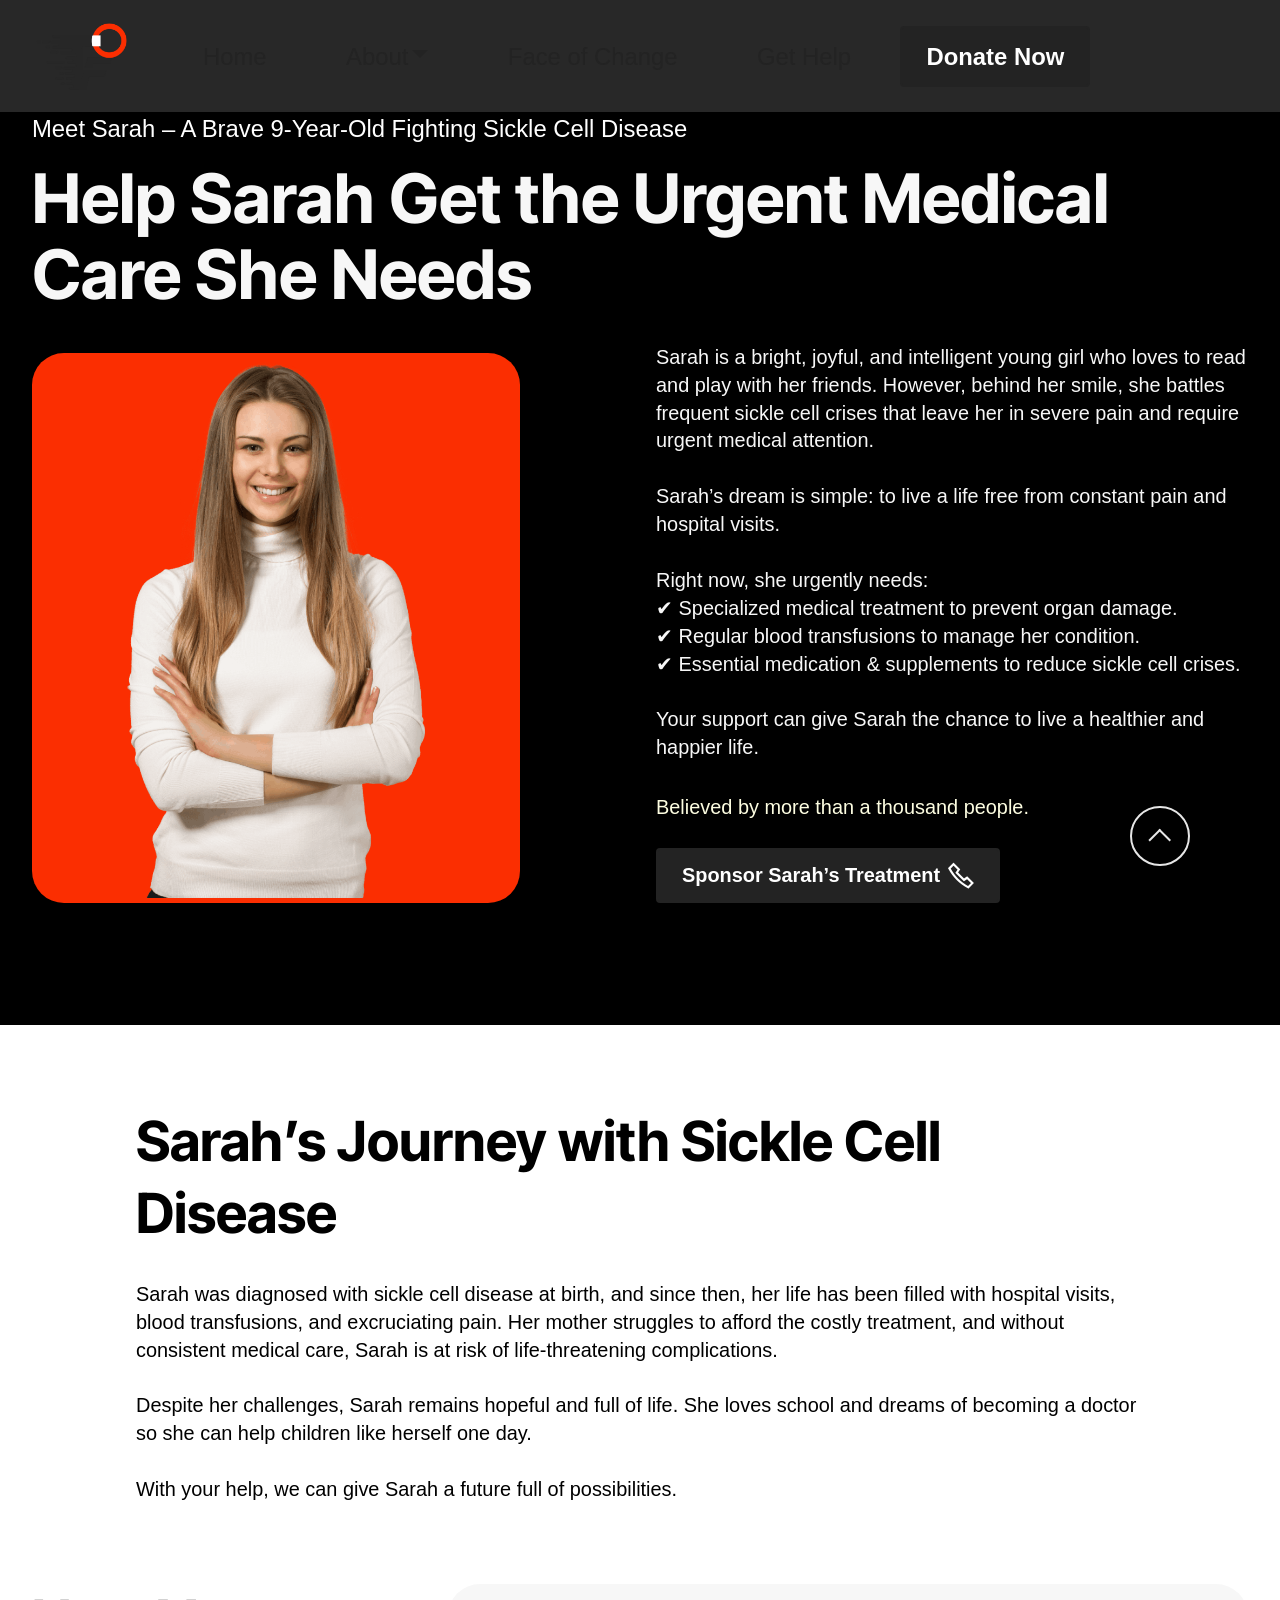
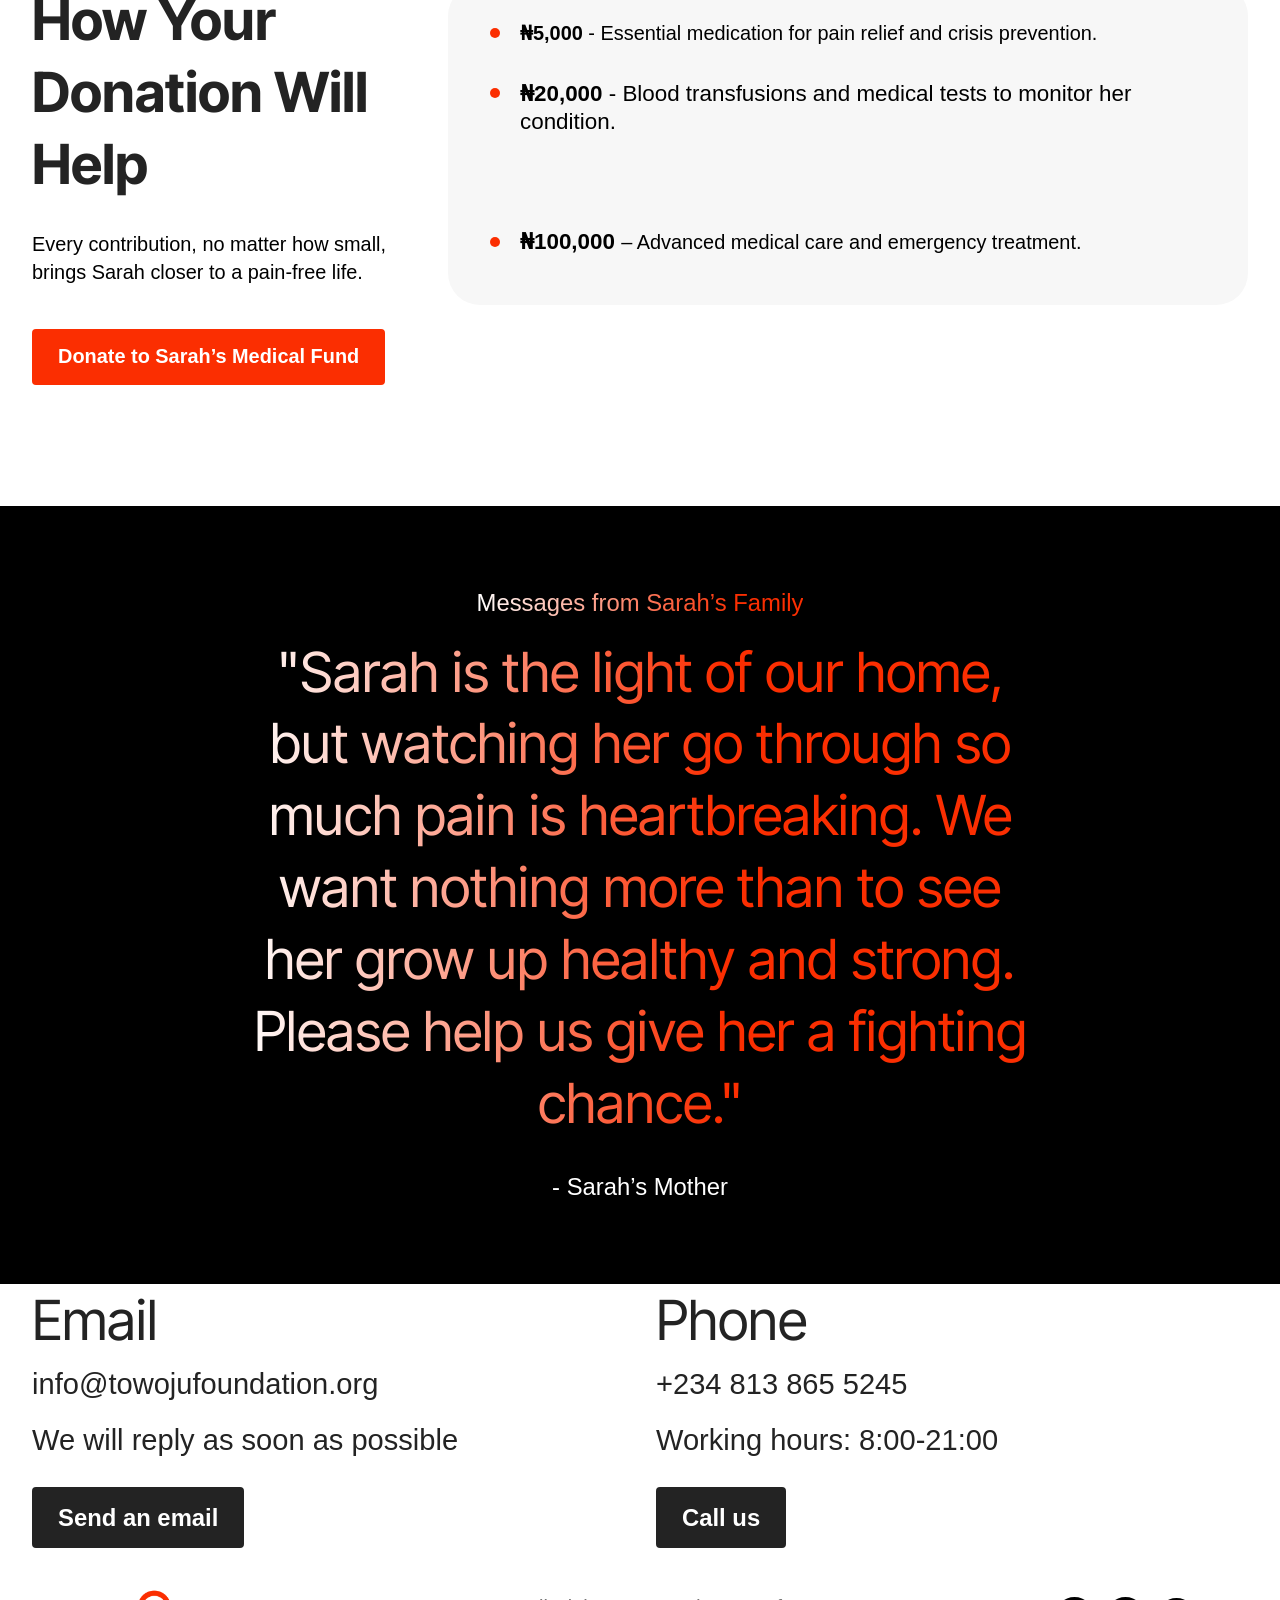
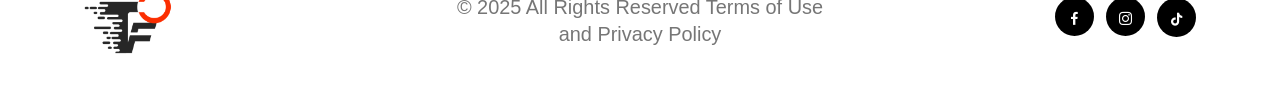
<file: serah.html>
<!DOCTYPE html>
<html  >
<head>
  
  <meta charset="UTF-8">
  <meta http-equiv="X-UA-Compatible" content="IE=edge">
  
  <meta name="viewport" content="width=device-width, initial-scale=1, minimum-scale=1">
  <link rel="shortcut icon" href="assets/images/fav-128x128-1.png" type="image/x-icon">
  <meta name="description" content="">
  
  
  <title>Our Serah</title>
  <link rel="stylesheet" href="assets/font-awesome-brands/../css/fontawesome.min.css">
  <link rel="stylesheet" href="assets/font-awesome-brands/css/brands.min.css">
  <link rel="stylesheet" href="assets/web/assets/mobirise-icons2/mobirise2.css">
  <link rel="stylesheet" href="assets/bootstrap/css/bootstrap.min.css">
  <link rel="stylesheet" href="assets/bootstrap/css/bootstrap-grid.min.css">
  <link rel="stylesheet" href="assets/bootstrap/css/bootstrap-reboot.min.css">
  <link rel="stylesheet" href="assets/animatecss/animate.css">
    <link rel="stylesheet" href="assets/dropdown/css/style.css">
  <link rel="stylesheet" href="assets/socicon/css/styles.css">
  <link rel="stylesheet" href="assets/theme/css/style.css">
  <link rel="preload" href="https://fonts.googleapis.com/css?family=Inter+Tight:100,200,300,400,500,600,700,800,900,100i,200i,300i,400i,500i,600i,700i,800i,900i&display=swap" as="style" onload="this.onload=null;this.rel='stylesheet'">
  <noscript><link rel="stylesheet" href="https://fonts.googleapis.com/css?family=Inter+Tight:100,200,300,400,500,600,700,800,900,100i,200i,300i,400i,500i,600i,700i,800i,900i&display=swap"></noscript>
  <link rel="preload" as="style" href="assets/mobirise/css/mbr-additional.css?v=3DG3qX"><link rel="stylesheet" href="assets/mobirise/css/mbr-additional.css?v=3DG3qX" type="text/css">

  
  
  

</head>
<body>
  
  <section data-bs-version="5.1" class="menu menu2 cid-uFpD2W9Vxj" once="menu" id="menu2-2z">
    

    <nav class="navbar navbar-dropdown navbar-fixed-top navbar-expand-lg">
        <div class="menu_box container-fluid">
            <div class="navbar-brand">
                <span class="navbar-logo">
                    <a href="index.html">
                        <img src="assets/images/logo-full-186x186.png" alt="Olutowo" style="height: 6.4rem;">
                    </a>
                </span>
                
            </div>
            <button class="navbar-toggler" type="button" data-toggle="collapse" data-bs-toggle="collapse" data-target="#navbarSupportedContent" data-bs-target="#navbarSupportedContent" aria-controls="navbarNavAltMarkup" aria-expanded="false" aria-label="Toggle navigation">
                <div class="hamburger">
                    <span></span>
                    <span></span>
                    <span></span>
                    <span></span>
                </div>
            </button>
            <div class="collapse navbar-collapse" id="navbarSupportedContent">
                <ul class="navbar-nav nav-dropdown" data-app-modern-menu="true"><li class="nav-item"><a class="nav-link link text-primary display-4" href="index.html">Home</a></li>
                    <li class="nav-item dropdown" style="
"><a class="nav-link link text-primary dropdown-toggle display-4" href="#" data-toggle="dropdown-submenu" data-bs-toggle="dropdown" data-bs-auto-close="outside" aria-expanded="false">About</a><div class="dropdown-menu" aria-labelledby="dropdown-832"><a class="text-primary dropdown-item display-4" href="about.html"><strong>About Us</strong></a><a class="text-primary dropdown-item display-4" href="features.html"><strong>Our Feature&nbsp;</strong></a><a class="text-primary dropdown-item display-4" href="get_involved.html"><strong>Get Involve</strong></a></div></li><li class="nav-item"><a class="nav-link link text-primary display-4" href="faceofchange.html">Face of Change</a></li><li class="nav-item"><a class="nav-link link text-primary display-4" href="get_help.html">Get Help</a></li></ul>
                
                
                <div class="navbar-buttons mbr-section-btn"><a class="btn btn-black display-4" href="donation.html">Donate Now</a></div>
                  </div>
                <div class="offcanvas_box">
                <button class="btn_offcanvas" type="button" data-bs-toggle="offcanvas" data-bs-target="#offcanvasRight" aria-controls="offcanvasRight">
                    <div class="hamburger">
                    <span></span>
                    <span></span>
                </div>
                    </button>
                <div class="offcanvas offcanvas-end" tabindex="-1" id="offcanvasRight" aria-labelledby="offcanvasRightLabel">
                  <div class="offcanvas-header">
                    <button type="button" class="btn-close text-reset" data-bs-dismiss="offcanvas" aria-label="Close"></button>
                  </div>
                  <div class="offcanvas-body">
                    <div class="offcanvas_image">
                        <img src="assets/images/fav-128x128.png" alt="Towoju" style="height: 4.6rem;">
                    </div>
                      <p class="mbr-text mbr-fonts-style display-4">Join TookeOlutowo Foundation in providing medical aid for sickle cell warriors, rehabilitation for addicts, and education for young girls. Together, we create lasting impact.</p>
                      <div class="offcanvas_contact">
                          <h3 class="mbr-section-subtitle mbr-fonts-style display-5">Olutowo Foundation</h3>
                          <p class="text_widget mb-0 mbr-fonts-style display-4"><br>+234 813 805 5245<br></p>
                      </div>
                          <div class="icons-menu">
                            <a class="iconfont-wrapper" href="https://www.instagram.com/lady_towo" target="_blank">
                                <span class="p-2 mbr-iconfont socicon-instagram socicon"></span>
                            </a>
                            <a class="iconfont-wrapper" href="https://www.tiktok.com/@tooke_olutowo_foundation" target="_blank">
                                <span class="p-2 mbr-iconfont fab fa-tiktok"></span>
                            </a>
                            
                            
                        </div>
                      </div>
                </div>
            </div>
        </div>
    </nav>
</section>

<section data-bs-version="5.1" class="range5 header02 cid-uFlqv0jCuf" id="header02-2u">
    

    
    

    <div class="container">
        <div class="row items-wrap">
            <div class="col-12">
                <div class="title-wrapper">
                    <p class="mbr-section-subtitle mbr-fonts-style display-4">Meet Sarah – A Brave 9-Year-Old Fighting Sickle Cell Disease</p>
                    <h1 class="mbr-section-title mbr-fonts-style mb-4 display-1"><strong>Help Sarah Get the Urgent Medical Care She Needs</strong></h1>
                </div>
            </div>
            <div class="col-12 col-lg-5 card">
                <div class="image-wrapper">
                    <img src="assets/images/tooke-olutowoju-foundation-1000x1000.png" alt="">
                </div>
            </div>
            <div class="col-12 col-lg-6 card">
                <div class="content-wrapper">
                    <p class="mbr-desc mbr-fonts-style mb-4 display-7">Sarah is a bright, joyful, and intelligent young girl who loves to read and play with her friends. However, behind her smile, she battles frequent sickle cell crises that leave her in severe pain and require urgent medical attention.<br><br>Sarah’s dream is simple: to live a life free from constant pain and hospital visits.<br><br>Right now, she urgently needs:<br>✔ Specialized medical treatment to prevent organ damage.<br>✔ Regular blood transfusions to manage her condition.<br>✔ Essential medication &amp; supplements to reduce sickle cell crises.<br><br>Your support can give Sarah the chance to live a healthier and happier life.</p>
                    <p class="mbr-text mbr-fonts-style display-7">
                        Believed by more than a thousand people.<br>
                    </p>
                    <div class="mbr-section-btn"><a class="btn btn-primary display-7 display-4">
                            <span class="mobi-mbri mobi-mbri-phone mbr-iconfont mbr-iconfont-btn">
                            </span>Sponsor Sarah’s Treatment</a></div>
                </div>
            </div>
        </div>
    </div>
</section>

<section data-bs-version="5.1" class="article12 cid-uFls8PuzDh" id="article12-2v">    
    
    <div class="container">
        <div class="row justify-content-center">
            <div class="col-md-12 col-lg-10">
                <h3 class="mbr-section-title mbr-fonts-style mb-4 mt-0 display-2"><strong>Sarah’s Journey with Sickle Cell Disease</strong></h3>
                
                <p class="mbr-text mbr-fonts-style display-7">Sarah was diagnosed with sickle cell disease at birth, and since then, her life has been filled with hospital visits, blood transfusions, and excruciating pain. Her mother struggles to afford the costly treatment, and without consistent medical care, Sarah is at risk of life-threatening complications.<br><br>Despite her challenges, Sarah remains hopeful and full of life. She loves school and dreams of becoming a doctor so she can help children like herself one day.<br><br>With your help, we can give Sarah a future full of possibilities.</p>
            </div>
        </div>
    </div>
</section>

<section data-bs-version="5.1" class="article021 cid-uFl82Q8r3v" id="article21-23">
    
    <div class="container">
        <div class="row justify-content-center">
            <div class="col-lg-4">
                <div class="col-12 col-md-12">
                    <h5 class="mbr-section-title mbr-fonts-style mt-0 mb-4 display-2"><strong>How Your Donation Will Help</strong></h5>
                    <h6 class="mbr-section-subtitle mbr-fonts-style mt-0 mb-4 display-7">Every contribution, no matter how small, brings Sarah closer to a pain-free life.</h6>
                    <div class="mbr-section-btn item-footer mt-3 main-button"><a href="" class="btn item-btn btn-secondary display-7">
                            Donate to Sarah’s Medical Fund</a></div>
                </div>
            </div>

            <div class="col-lg-8 side-features">
                <div class="item-wrapper align-left">
                    <div class="counter-container mbr-text mbr-fonts-style display-7">
                        <ul>
                            <li><strong>₦5,000 </strong>- Essential medication for pain relief and crisis prevention.</li><li><strong style="font-size: 1.4rem;">₦20,000</strong><span style="font-size: 1.4rem;"> - Blood transfusions and medical tests to monitor her condition.</span></li><li><strong style="font-size: 1.4rem;">₦50,000&nbsp;</strong><span style="font-size: 1.4rem;">- A full month of specialized treatment and care.</span></li><li><span style="font-size: 1.4rem;"><strong>₦100,000</strong>&nbsp;</span>– Advanced medical care and emergency treatment.</li></ul>
                    </div>
                </div>
            </div>
        </div>
    </div>
</section>

<section data-bs-version="5.1" class="article01 emblemm5 cid-uFltxIffxY" id="article01-2x">
    

    
    

    <div class="container">
        <div class="row">
            <div class="col-12 col-lg-8">
                <div class="title-wrapper">
                    <div class="label-wrapper">
                        <p class="mbr-label mbr-fonts-style display-4">
                            Messages from Sarah’s Family
                        </p>
                    </div>
                    <div class="title-wrapper">
                        
                        <h3 class="mbr-section-subtitle mbr-fonts-style display-2">"Sarah is the light of our home, but watching her go through so much pain is heartbreaking. We want nothing more than to see her grow up healthy and strong. Please help us give her a fighting chance."</h3>
                    </div>
                    <div class="text-wrapper">
                        <p class="mbr-text mbr-fonts-style display-4">- Sarah’s Mother
                        </p>
                    </div>
                    
                </div>
            </div>
        </div>
    </div>
</section>

<section data-bs-version="5.1" class="contacts01 trackm5 cid-uFl82WBKeC" id="contacts01-26">
    

    
    

    <div class="container-fluid">
        <div class="row">
            <div class="col-12 col-lg-6 card">
                <div class="item-wrapper">
                    <div class="content-wrap">
                        <h2 class="mbr-section-title mbr-fonts-style display-2"> Email
                        </h2>
                        <p class="mbr-link mbr-fonts-style display-5">
                            info@towojufoundation.org</p>
                        <p class="mbr-desc mbr-fonts-style display-5">
                            We will reply as soon as possible
                        </p>
                        <div class="mbr-section-btn"><a class="btn btn-primary display-4" href="mailto:info@lemmaiot.com.ng">
                                Send an email
                            </a></div>
                    </div>
                </div>
            </div>
            <div class="col-12 col-lg-6 card">
                <div class="item-wrapper">
                    <div class="content-wrap">
                        <h2 class="mbr-section-title mbr-fonts-style display-2"> Phone
                        </h2>
                        <p class="mbr-link mbr-fonts-style display-5">
                            +234 813 865 5245
                        </p>
                        <p class="mbr-desc mbr-fonts-style display-5">
                            Working hours: 8:00-21:00
                        </p>
                        <div class="mbr-section-btn"><a class="btn btn-primary display-4" href="tel:+2348138655245">
                                Call us
                            </a></div>
                    </div>
                </div>
            </div>
        </div>
    </div>
</section>

<section data-bs-version="5.1" class="cid-uFv74HXkSF" id="footer2-3a">

    

    

    <div class="container">
        <div class="row align-center justify-content-center align-items-center">
            <div class="logo-section col-sm-12 col-lg-4">
                <a href="#"><img src="assets/images/logo-full-163x163.png" height="128" alt="TOF" style="height: 6.1rem;">
                </a>
            </div>
            <div class="col-sm-12 col-lg-4 mbr-text mbr-fonts-style mbr-light display-7">
                © 2025 All Rights Reserved Terms of Use and Privacy Policy
            </div>
            <div class="social-media col-sm-12 col-lg-4">
                <ul>
                    <li>
                      <a class="icon-transition" href="#">
                        <span class="mbr-iconfont socicon-facebook socicon"></span>
                      </a>
                    </li>
                    <li>
                      <a class="icon-transition" href="https://www.instagram.com/lady_towo" target="_blank">
                        <span class="mbr-iconfont socicon-instagram socicon"></span>
                      </a>
                    </li>
                    <li>
                      <a class="icon-transition" href="http://tiktok.com/Tooke_Olutowo_Foundation" target="_blank">
                        <span class="mbr-iconfont fab fa-tiktok"></span>
                      </a>
                    </li>
                    
                    
                </ul>
            </div>
        </div>
    </div>
</section>


<script src="assets/bootstrap/js/bootstrap.bundle.min.js"></script>
  <script src="assets/smoothscroll/smooth-scroll.js"></script>
  <script src="assets/ytplayer/index.js"></script>
      <script src="assets/playervimeo/vimeo_player.js"></script>
  <script src="assets/dropdown/js/navbar-dropdown.js"></script>
  <script src="assets/theme/js/script.js"></script>
  
  
  
 <div id="scrollToTop" class="scrollToTop mbr-arrow-up"><a style="text-align: center;"><i class="mbr-arrow-up-icon mbr-arrow-up-icon-cm cm-icon cm-icon-smallarrow-up"></i></a></div>
    <input name="animation" type="hidden">
  
</body>
</html>
</file>
<file: assets/web/assets/mobirise-icons2/mobirise2.css>
@font-face {
  font-family: 'Moririse2';
  font-display: swap;
  src:  url('mobirise2.eot?f2bix4');
  src:  url('mobirise2.eot?f2bix4#iefix') format('embedded-opentype'),
    url('mobirise2.ttf?f2bix4') format('truetype'),
    url('mobirise2.woff?f2bix4') format('woff'),
    url('mobirise2.svg?f2bix4#mobirise2') format('svg');
  font-weight: normal;
  font-style: normal;
}

[class^="mobi-"], [class*=" mobi-"] {
  /* use !important to prevent issues with browser extensions that change fonts */
  font-family: 'Moririse2' !important;
  speak: none;
  font-style: normal;
  font-weight: normal;
  font-variant: normal;
  text-transform: none;
  line-height: 1;

  /* Better Font Rendering =========== */
  -webkit-font-smoothing: antialiased;
  -moz-osx-font-smoothing: grayscale;
}

.mobi-mbri-add-submenu:before {
  content: "\e900";
}
.mobi-mbri-alert:before {
  content: "\e901";
}
.mobi-mbri-align-center:before {
  content: "\e902";
}
.mobi-mbri-align-justify:before {
  content: "\e903";
}
.mobi-mbri-align-left:before {
  content: "\e904";
}
.mobi-mbri-align-right:before {
  content: "\e905";
}
.mobi-mbri-android:before {
  content: "\e906";
}
.mobi-mbri-apple:before {
  content: "\e907";
}
.mobi-mbri-arrow-down:before {
  content: "\e908";
}
.mobi-mbri-arrow-next:before {
  content: "\e909";
}
.mobi-mbri-arrow-prev:before {
  content: "\e90a";
}
.mobi-mbri-arrow-up:before {
  content: "\e90b";
}
.mobi-mbri-bold:before {
  content: "\e90c";
}
.mobi-mbri-bookmark:before {
  content: "\e90d";
}
.mobi-mbri-bootstrap:before {
  content: "\e90e";
}
.mobi-mbri-briefcase:before {
  content: "\e90f";
}
.mobi-mbri-browse:before {
  content: "\e910";
}
.mobi-mbri-bulleted-list:before {
  content: "\e911";
}
.mobi-mbri-calendar:before {
  content: "\e912";
}
.mobi-mbri-camera:before {
  content: "\e913";
}
.mobi-mbri-cart-add:before {
  content: "\e914";
}
.mobi-mbri-cart-full:before {
  content: "\e915";
}
.mobi-mbri-cash:before {
  content: "\e916";
}
.mobi-mbri-change-style:before {
  content: "\e917";
}
.mobi-mbri-chat:before {
  content: "\e918";
}
.mobi-mbri-clock:before {
  content: "\e919";
}
.mobi-mbri-close:before {
  content: "\e91a";
}
.mobi-mbri-cloud:before {
  content: "\e91b";
}
.mobi-mbri-code:before {
  content: "\e91c";
}
.mobi-mbri-contact-form:before {
  content: "\e91d";
}
.mobi-mbri-credit-card:before {
  content: "\e91e";
}
.mobi-mbri-cursor-click:before {
  content: "\e91f";
}
.mobi-mbri-cust-feedback:before {
  content: "\e920";
}
.mobi-mbri-database:before {
  content: "\e921";
}
.mobi-mbri-delivery:before {
  content: "\e922";
}
.mobi-mbri-desktop:before {
  content: "\e923";
}
.mobi-mbri-devices:before {
  content: "\e924";
}
.mobi-mbri-down:before {
  content: "\e925";
}
.mobi-mbri-download-2:before {
  content: "\e926";
}
.mobi-mbri-download:before {
  content: "\e927";
}
.mobi-mbri-drag-n-drop-2:before {
  content: "\e928";
}
.mobi-mbri-drag-n-drop:before {
  content: "\e929";
}
.mobi-mbri-edit-2:before {
  content: "\e92a";
}
.mobi-mbri-edit:before {
  content: "\e92b";
}
.mobi-mbri-error:before {
  content: "\e92c";
}
.mobi-mbri-extension:before {
  content: "\e92d";
}
.mobi-mbri-features:before {
  content: "\e92e";
}
.mobi-mbri-file:before {
  content: "\e92f";
}
.mobi-mbri-flag:before {
  content: "\e930";
}
.mobi-mbri-folder:before {
  content: "\e931";
}
.mobi-mbri-gift:before {
  content: "\e932";
}
.mobi-mbri-github:before {
  content: "\e933";
}
.mobi-mbri-globe-2:before {
  content: "\e934";
}
.mobi-mbri-globe:before {
  content: "\e935";
}
.mobi-mbri-growing-chart:before {
  content: "\e936";
}
.mobi-mbri-hearth:before {
  content: "\e937";
}
.mobi-mbri-help:before {
  content: "\e938";
}
.mobi-mbri-home:before {
  content: "\e939";
}
.mobi-mbri-hot-cup:before {
  content: "\e93a";
}
.mobi-mbri-idea:before {
  content: "\e93b";
}
.mobi-mbri-image-gallery:before {
  content: "\e93c";
}
.mobi-mbri-image-slider:before {
  content: "\e93d";
}
.mobi-mbri-info:before {
  content: "\e93e";
}
.mobi-mbri-italic:before {
  content: "\e93f";
}
.mobi-mbri-key:before {
  content: "\e940";
}
.mobi-mbri-laptop:before {
  content: "\e941";
}
.mobi-mbri-layers:before {
  content: "\e942";
}
.mobi-mbri-left-right:before {
  content: "\e943";
}
.mobi-mbri-left:before {
  content: "\e944";
}
.mobi-mbri-letter:before {
  content: "\e945";
}
.mobi-mbri-like:before {
  content: "\e946";
}
.mobi-mbri-link:before {
  content: "\e947";
}
.mobi-mbri-lock:before {
  content: "\e948";
}
.mobi-mbri-login:before {
  content: "\e949";
}
.mobi-mbri-logout:before {
  content: "\e94a";
}
.mobi-mbri-magic-stick:before {
  content: "\e94b";
}
.mobi-mbri-map-pin:before {
  content: "\e94c";
}
.mobi-mbri-menu:before {
  content: "\e94d";
}
.mobi-mbri-mobile-2:before {
  content: "\e94e";
}
.mobi-mbri-mobile-horizontal:before {
  content: "\e94f";
}
.mobi-mbri-mobile:before {
  content: "\e950";
}
.mobi-mbri-mobirise:before {
  content: "\e951";
}
.mobi-mbri-more-horizontal:before {
  content: "\e952";
}
.mobi-mbri-more-vertical:before {
  content: "\e953";
}
.mobi-mbri-music:before {
  content: "\e954";
}
.mobi-mbri-new-file:before {
  content: "\e955";
}
.mobi-mbri-numbered-list:before {
  content: "\e956";
}
.mobi-mbri-opened-folder:before {
  content: "\e957";
}
.mobi-mbri-pages:before {
  content: "\e958";
}
.mobi-mbri-paper-plane:before {
  content: "\e959";
}
.mobi-mbri-paperclip:before {
  content: "\e95a";
}
.mobi-mbri-phone:before {
  content: "\e95b";
}
.mobi-mbri-photo:before {
  content: "\e95c";
}
.mobi-mbri-photos:before {
  content: "\e95d";
}
.mobi-mbri-pin:before {
  content: "\e95e";
}
.mobi-mbri-play:before {
  content: "\e95f";
}
.mobi-mbri-plus:before {
  content: "\e960";
}
.mobi-mbri-preview:before {
  content: "\e961";
}
.mobi-mbri-print:before {
  content: "\e962";
}
.mobi-mbri-protect:before {
  content: "\e963";
}
.mobi-mbri-question:before {
  content: "\e964";
}
.mobi-mbri-quote-left:before {
  content: "\e965";
}
.mobi-mbri-quote-right:before {
  content: "\e966";
}
.mobi-mbri-redo:before {
  content: "\e967";
}
.mobi-mbri-refresh:before {
  content: "\e968";
}
.mobi-mbri-responsive-2:before {
  content: "\e969";
}
.mobi-mbri-responsive:before {
  content: "\e96a";
}
.mobi-mbri-right:before {
  content: "\e96b";
}
.mobi-mbri-rocket:before {
  content: "\e96c";
}
.mobi-mbri-sad-face:before {
  content: "\e96d";
}
.mobi-mbri-sale:before {
  content: "\e96e";
}
.mobi-mbri-save:before {
  content: "\e96f";
}
.mobi-mbri-search:before {
  content: "\e970";
}
.mobi-mbri-setting-2:before {
  content: "\e971";
}
.mobi-mbri-setting-3:before {
  content: "\e972";
}
.mobi-mbri-setting:before {
  content: "\e973";
}
.mobi-mbri-share:before {
  content: "\e974";
}
.mobi-mbri-shopping-bag:before {
  content: "\e975";
}
.mobi-mbri-shopping-basket:before {
  content: "\e976";
}
.mobi-mbri-shopping-cart:before {
  content: "\e977";
}
.mobi-mbri-sites:before {
  content: "\e978";
}
.mobi-mbri-smile-face:before {
  content: "\e979";
}
.mobi-mbri-speed:before {
  content: "\e97a";
}
.mobi-mbri-star:before {
  content: "\e97b";
}
.mobi-mbri-success:before {
  content: "\e97c";
}
.mobi-mbri-sun:before {
  content: "\e97d";
}
.mobi-mbri-sun2:before {
  content: "\e97e";
}
.mobi-mbri-tablet-vertical:before {
  content: "\e97f";
}
.mobi-mbri-tablet:before {
  content: "\e980";
}
.mobi-mbri-target:before {
  content: "\e981";
}
.mobi-mbri-timer:before {
  content: "\e982";
}
.mobi-mbri-to-ftp:before {
  content: "\e983";
}
.mobi-mbri-to-local-drive:before {
  content: "\e984";
}
.mobi-mbri-touch-swipe:before {
  content: "\e985";
}
.mobi-mbri-touch:before {
  content: "\e986";
}
.mobi-mbri-trash:before {
  content: "\e987";
}
.mobi-mbri-underline:before {
  content: "\e988";
}
.mobi-mbri-undo:before {
  content: "\e989";
}
.mobi-mbri-unlink:before {
  content: "\e98a";
}
.mobi-mbri-unlock:before {
  content: "\e98b";
}
.mobi-mbri-up-down:before {
  content: "\e98c";
}
.mobi-mbri-up:before {
  content: "\e98d";
}
.mobi-mbri-update:before {
  content: "\e98e";
}
.mobi-mbri-upload-2:before {
  content: "\e98f";
}
.mobi-mbri-upload:before {
  content: "\e990";
}
.mobi-mbri-user-2:before {
  content: "\e991";
}
.mobi-mbri-user:before {
  content: "\e992";
}
.mobi-mbri-users:before {
  content: "\e993";
}
.mobi-mbri-video-play:before {
  content: "\e994";
}
.mobi-mbri-video:before {
  content: "\e995";
}
.mobi-mbri-watch:before {
  content: "\e996";
}
.mobi-mbri-website-theme-2:before {
  content: "\e997";
}
.mobi-mbri-website-theme:before {
  content: "\e998";
}
.mobi-mbri-wifi:before {
  content: "\e999";
}
.mobi-mbri-windows:before {
  content: "\e99a";
}
.mobi-mbri-zoom-in:before {
  content: "\e99b";
}
.mobi-mbri-zoom-out:before {
  content: "\e99c";
}
</file>
<file: assets/popup-overlay-plugin/style.css>
html.is-builder .modal-backdrop.show {
    display: none !important;
}
</file>
<file: assets/dropdown/css/style.css>
.navbar-dropdown {
  left: 0;
  padding: 0;
  position: absolute;
  right: 0;
  top: 0;
  transition: all 0.45s ease;
  z-index: 1030;
  background: #282828; }
  .navbar-dropdown .navbar-logo {
    margin-right: 0.8rem;
    transition: margin 0.3s ease-in-out;
    vertical-align: middle; }
    .navbar-dropdown .navbar-logo img {
      height: 3.125rem;
      transition: all 0.3s ease-in-out; }
    .navbar-dropdown .navbar-logo.mbr-iconfont {
      font-size: 3.125rem;
      line-height: 3.125rem; }
  .navbar-dropdown .navbar-caption {
    font-weight: 700;
    white-space: normal;
    vertical-align: -4px;
    line-height: 3.125rem !important; }
    .navbar-dropdown .navbar-caption, .navbar-dropdown .navbar-caption:hover {
      color: inherit;
      text-decoration: none; }
  .navbar-dropdown .mbr-iconfont + .navbar-caption {
    vertical-align: -1px; }
  .navbar-dropdown.navbar-fixed-top {
    position: fixed; }
  .navbar-dropdown .navbar-brand span {
    vertical-align: -4px; }
  .navbar-dropdown.bg-color.transparent {
    background: none; }
  .navbar-dropdown.navbar-short .navbar-brand {
    padding: 0.625rem 0; }
    .navbar-dropdown.navbar-short .navbar-brand span {
      vertical-align: -1px; }
  .navbar-dropdown.navbar-short .navbar-caption {
    line-height: 2.375rem !important;
    vertical-align: -2px; }
  .navbar-dropdown.navbar-short .navbar-logo {
    margin-right: 0.5rem; }
    .navbar-dropdown.navbar-short .navbar-logo img {
      height: 2.375rem; }
    .navbar-dropdown.navbar-short .navbar-logo.mbr-iconfont {
      font-size: 2.375rem;
      line-height: 2.375rem; }
  .navbar-dropdown.navbar-short .mbr-table-cell {
    height: 3.625rem; }
  .navbar-dropdown .navbar-close {
    left: 0.6875rem;
    position: fixed;
    top: 0.75rem;
    z-index: 1000; }
  .navbar-dropdown .hamburger-icon {
    content: "";
    display: inline-block;
    vertical-align: middle;
    width: 16px;
    -webkit-box-shadow: 0 -6px 0 1px #282828,0 0 0 1px #282828,0 6px 0 1px #282828;
    -moz-box-shadow: 0 -6px 0 1px #282828,0 0 0 1px #282828,0 6px 0 1px #282828;
    box-shadow: 0 -6px 0 1px #282828,0 0 0 1px #282828,0 6px 0 1px #282828; }

.dropdown-menu .dropdown-toggle[data-toggle="dropdown-submenu"]::after {
  border-bottom: 0.35em solid transparent;
  border-left: 0.35em solid;
  border-right: 0;
  border-top: 0.35em solid transparent;
  margin-left: 0.3rem; }

.dropdown-menu .dropdown-item:focus {
  outline: 0; }

.nav-dropdown {
  font-size: 0.75rem;
  font-weight: 500;
  height: auto !important; }
  .nav-dropdown .nav-btn {
    padding-left: 1rem; }
  .nav-dropdown .link {
    margin: .667em 1.667em;
    font-weight: 500;
    padding: 0;
    transition: color .2s ease-in-out; }
    .nav-dropdown .link.dropdown-toggle {
      margin-right: 2.583em; }
      .nav-dropdown .link.dropdown-toggle::after {
        margin-left: .25rem;
        border-top: 0.35em solid;
        border-right: 0.35em solid transparent;
        border-left: 0.35em solid transparent;
        border-bottom: 0; }
      .nav-dropdown .link.dropdown-toggle[aria-expanded="true"] {
        margin: 0;
        padding: 0.667em 3.263em  0.667em 1.667em; }
  .nav-dropdown .link::after,
  .nav-dropdown .dropdown-item::after {
    color: inherit; }
  .nav-dropdown .btn {
    font-size: 0.75rem;
    font-weight: 700;
    letter-spacing: 0;
    margin-bottom: 0;
    padding-left: 1.25rem;
    padding-right: 1.25rem; }
  .nav-dropdown .dropdown-menu {
    border-radius: 0;
    border: 0;
    left: 0;
    margin: 0;
    padding-bottom: 1.25rem;
    padding-top: 1.25rem;
    position: relative; }
  .nav-dropdown .dropdown-submenu {
    margin-left: 0.125rem;
    top: 0; }
  .nav-dropdown .dropdown-item {
    font-weight: 500;
    line-height: 2;
    padding: 0.3846em 4.615em 0.3846em 1.5385em;
    position: relative;
    transition: color .2s ease-in-out, background-color .2s ease-in-out; }
    .nav-dropdown .dropdown-item::after {
      margin-top: -0.3077em;
      position: absolute;
      right: 1.1538em;
      top: 50%; }
    .nav-dropdown .dropdown-item:focus, .nav-dropdown .dropdown-item:hover {
      background: none; }

@media (max-width: 767px) {
  .nav-dropdown.navbar-toggleable-sm {
    bottom: 0;
    display: none;
    left: 0;
    overflow-x: hidden;
    position: fixed;
    top: 0;
    transform: translateX(-100%);
    -ms-transform: translateX(-100%);
    -webkit-transform: translateX(-100%);
    width: 18.75rem;
    z-index: 999; } }
.nav-dropdown.navbar-toggleable-xl {
  bottom: 0;
  display: none;
  left: 0;
  overflow-x: hidden;
  position: fixed;
  top: 0;
  transform: translateX(-100%);
  -ms-transform: translateX(-100%);
  -webkit-transform: translateX(-100%);
  width: 18.75rem;
  z-index: 999; }

.nav-dropdown-sm {
  display: block !important;
  overflow-x: hidden;
  overflow: auto;
  padding-top: 3.875rem; }
  .nav-dropdown-sm::after {
    content: "";
    display: block;
    height: 3rem;
    width: 100%; }
  .nav-dropdown-sm.collapse.in ~ .navbar-close {
    display: block !important; }
  .nav-dropdown-sm.collapsing, .nav-dropdown-sm.collapse.in {
    transform: translateX(0);
    -ms-transform: translateX(0);
    -webkit-transform: translateX(0);
    transition: all 0.25s ease-out;
    -webkit-transition: all 0.25s ease-out;
    background: #282828; }
  .nav-dropdown-sm.collapsing[aria-expanded="false"] {
    transform: translateX(-100%);
    -ms-transform: translateX(-100%);
    -webkit-transform: translateX(-100%); }
  .nav-dropdown-sm .nav-item {
    display: block;
    margin-left: 0 !important;
    padding-left: 0; }
  .nav-dropdown-sm .link,
  .nav-dropdown-sm .dropdown-item {
    border-top: 1px dotted rgba(255, 255, 255, 0.1);
    font-size: 0.8125rem;
    line-height: 1.6;
    margin: 0 !important;
    padding: 0.875rem 2.4rem 0.875rem 1.5625rem !important;
    position: relative;
    white-space: normal; }
    .nav-dropdown-sm .link:focus, .nav-dropdown-sm .link:hover,
    .nav-dropdown-sm .dropdown-item:focus,
    .nav-dropdown-sm .dropdown-item:hover {
      background: rgba(0, 0, 0, 0.2) !important;
      color: #c0a375; }
  .nav-dropdown-sm .nav-btn {
    position: relative;
    padding: 1.5625rem 1.5625rem 0 1.5625rem; }
    .nav-dropdown-sm .nav-btn::before {
      border-top: 1px dotted rgba(255, 255, 255, 0.1);
      content: "";
      left: 0;
      position: absolute;
      top: 0;
      width: 100%; }
    .nav-dropdown-sm .nav-btn + .nav-btn {
      padding-top: 0.625rem; }
      .nav-dropdown-sm .nav-btn + .nav-btn::before {
        display: none; }
  .nav-dropdown-sm .btn {
    padding: 0.625rem 0; }
  .nav-dropdown-sm .dropdown-toggle[data-toggle="dropdown-submenu"]::after {
    margin-left: .25rem;
    border-top: 0.35em solid;
    border-right: 0.35em solid transparent;
    border-left: 0.35em solid transparent;
    border-bottom: 0; }
  .nav-dropdown-sm .dropdown-toggle[data-toggle="dropdown-submenu"][aria-expanded="true"]::after {
    border-top: 0;
    border-right: 0.35em solid transparent;
    border-left: 0.35em solid transparent;
    border-bottom: 0.35em solid; }
  .nav-dropdown-sm .dropdown-menu {
    margin: 0;
    padding: 0;
    position: relative;
    top: 0;
    left: 0;
    width: 100%;
    border: 0;
    float: none;
    border-radius: 0;
    background: none; }
  .nav-dropdown-sm .dropdown-submenu {
    left: 100%;
    margin-left: 0.125rem;
    margin-top: -1.25rem;
    top: 0; }

.navbar-toggleable-sm .nav-dropdown .dropdown-menu {
  position: absolute; }

.navbar-toggleable-sm .nav-dropdown .dropdown-submenu {
  left: 100%;
  margin-left: 0.125rem;
  margin-top: -1.25rem;
  top: 0; }

.navbar-toggleable-sm.opened .nav-dropdown .dropdown-menu {
  position: relative; }

.navbar-toggleable-sm.opened .nav-dropdown .dropdown-submenu {
  left: 0;
  margin-left: 00rem;
  margin-top: 0rem;
  top: 0; }

.is-builder .nav-dropdown.collapsing {
  transition: none !important; }
</file>
<file: assets/socicon/css/styles.css>
@charset "UTF-8";

@font-face {
  font-family: 'Socicon';
  src:  url('../fonts/socicon.eot');
  src:  url('../fonts/socicon.eot?#iefix') format('embedded-opentype'),
    url('../fonts/socicon.woff2') format('woff2'),
    url('../fonts/socicon.ttf') format('truetype'),
    url('../fonts/socicon.woff') format('woff'),
    url('../fonts/socicon.svg#socicon') format('svg');
  font-weight: normal;
  font-style: normal;
  font-display: swap;
}

[data-icon]:before {
  font-family: "socicon" !important;
  content: attr(data-icon);
  font-style: normal !important;
  font-weight: normal !important;
  font-variant: normal !important;
  text-transform: none !important;
  speak: none;
  line-height: 1;
  -webkit-font-smoothing: antialiased;
  -moz-osx-font-smoothing: grayscale;
}

[class^="socicon-"], [class*=" socicon-"] {
  /* use !important to prevent issues with browser extensions that change fonts */
  font-family: 'Socicon' !important;
  speak: none;
  font-style: normal;
  font-weight: normal;
  font-variant: normal;
  text-transform: none;
  line-height: 1;

  /* Better Font Rendering =========== */
  -webkit-font-smoothing: antialiased;
  -moz-osx-font-smoothing: grayscale;
}

.socicon-500px:before {
  content: "\e000";
}
.socicon-8tracks:before {
  content: "\e001";
}
.socicon-airbnb:before {
  content: "\e002";
}
.socicon-alliance:before {
  content: "\e003";
}
.socicon-amazon:before {
  content: "\e004";
}
.socicon-amplement:before {
  content: "\e005";
}
.socicon-android:before {
  content: "\e006";
}
.socicon-angellist:before {
  content: "\e007";
}
.socicon-apple:before {
  content: "\e008";
}
.socicon-appnet:before {
  content: "\e009";
}
.socicon-baidu:before {
  content: "\e00a";
}
.socicon-bandcamp:before {
  content: "\e00b";
}
.socicon-battlenet:before {
  content: "\e00c";
}
.socicon-mixer:before {
  content: "\e00d";
}
.socicon-bebee:before {
  content: "\e00e";
}
.socicon-bebo:before {
  content: "\e00f";
}
.socicon-behance:before {
  content: "\e010";
}
.socicon-blizzard:before {
  content: "\e011";
}
.socicon-blogger:before {
  content: "\e012";
}
.socicon-buffer:before {
  content: "\e013";
}
.socicon-chrome:before {
  content: "\e014";
}
.socicon-coderwall:before {
  content: "\e015";
}
.socicon-curse:before {
  content: "\e016";
}
.socicon-dailymotion:before {
  content: "\e017";
}
.socicon-deezer:before {
  content: "\e018";
}
.socicon-delicious:before {
  content: "\e019";
}
.socicon-deviantart:before {
  content: "\e01a";
}
.socicon-diablo:before {
  content: "\e01b";
}
.socicon-digg:before {
  content: "\e01c";
}
.socicon-discord:before {
  content: "\e01d";
}
.socicon-disqus:before {
  content: "\e01e";
}
.socicon-douban:before {
  content: "\e01f";
}
.socicon-draugiem:before {
  content: "\e020";
}
.socicon-dribbble:before {
  content: "\e021";
}
.socicon-drupal:before {
  content: "\e022";
}
.socicon-ebay:before {
  content: "\e023";
}
.socicon-ello:before {
  content: "\e024";
}
.socicon-endomodo:before {
  content: "\e025";
}
.socicon-envato:before {
  content: "\e026";
}
.socicon-etsy:before {
  content: "\e027";
}
.socicon-facebook:before {
  content: "\e028";
}
.socicon-feedburner:before {
  content: "\e029";
}
.socicon-filmweb:before {
  content: "\e02a";
}
.socicon-firefox:before {
  content: "\e02b";
}
.socicon-flattr:before {
  content: "\e02c";
}
.socicon-flickr:before {
  content: "\e02d";
}
.socicon-formulr:before {
  content: "\e02e";
}
.socicon-forrst:before {
  content: "\e02f";
}
.socicon-foursquare:before {
  content: "\e030";
}
.socicon-friendfeed:before {
  content: "\e031";
}
.socicon-github:before {
  content: "\e032";
}
.socicon-goodreads:before {
  content: "\e033";
}
.socicon-google:before {
  content: "\e034";
}
.socicon-googlescholar:before {
  content: "\e035";
}
.socicon-googlegroups:before {
  content: "\e036";
}
.socicon-googlephotos:before {
  content: "\e037";
}
.socicon-googleplus:before {
  content: "\e038";
}
.socicon-grooveshark:before {
  content: "\e039";
}
.socicon-hackerrank:before {
  content: "\e03a";
}
.socicon-hearthstone:before {
  content: "\e03b";
}
.socicon-hellocoton:before {
  content: "\e03c";
}
.socicon-heroes:before {
  content: "\e03d";
}
.socicon-smashcast:before {
  content: "\e03e";
}
.socicon-horde:before {
  content: "\e03f";
}
.socicon-houzz:before {
  content: "\e040";
}
.socicon-icq:before {
  content: "\e041";
}
.socicon-identica:before {
  content: "\e042";
}
.socicon-imdb:before {
  content: "\e043";
}
.socicon-instagram:before {
  content: "\e044";
}
.socicon-issuu:before {
  content: "\e045";
}
.socicon-istock:before {
  content: "\e046";
}
.socicon-itunes:before {
  content: "\e047";
}
.socicon-keybase:before {
  content: "\e048";
}
.socicon-lanyrd:before {
  content: "\e049";
}
.socicon-lastfm:before {
  content: "\e04a";
}
.socicon-line:before {
  content: "\e04b";
}
.socicon-linkedin:before {
  content: "\e04c";
}
.socicon-livejournal:before {
  content: "\e04d";
}
.socicon-lyft:before {
  content: "\e04e";
}
.socicon-macos:before {
  content: "\e04f";
}
.socicon-mail:before {
  content: "\e050";
}
.socicon-medium:before {
  content: "\e051";
}
.socicon-meetup:before {
  content: "\e052";
}
.socicon-mixcloud:before {
  content: "\e053";
}
.socicon-modelmayhem:before {
  content: "\e054";
}
.socicon-mumble:before {
  content: "\e055";
}
.socicon-myspace:before {
  content: "\e056";
}
.socicon-newsvine:before {
  content: "\e057";
}
.socicon-nintendo:before {
  content: "\e058";
}
.socicon-npm:before {
  content: "\e059";
}
.socicon-odnoklassniki:before {
  content: "\e05a";
}
.socicon-openid:before {
  content: "\e05b";
}
.socicon-opera:before {
  content: "\e05c";
}
.socicon-outlook:before {
  content: "\e05d";
}
.socicon-overwatch:before {
  content: "\e05e";
}
.socicon-patreon:before {
  content: "\e05f";
}
.socicon-paypal:before {
  content: "\e060";
}
.socicon-periscope:before {
  content: "\e061";
}
.socicon-persona:before {
  content: "\e062";
}
.socicon-pinterest:before {
  content: "\e063";
}
.socicon-play:before {
  content: "\e064";
}
.socicon-player:before {
  content: "\e065";
}
.socicon-playstation:before {
  content: "\e066";
}
.socicon-pocket:before {
  content: "\e067";
}
.socicon-qq:before {
  content: "\e068";
}
.socicon-quora:before {
  content: "\e069";
}
.socicon-raidcall:before {
  content: "\e06a";
}
.socicon-ravelry:before {
  content: "\e06b";
}
.socicon-reddit:before {
  content: "\e06c";
}
.socicon-renren:before {
  content: "\e06d";
}
.socicon-researchgate:before {
  content: "\e06e";
}
.socicon-residentadvisor:before {
  content: "\e06f";
}
.socicon-reverbnation:before {
  content: "\e070";
}
.socicon-rss:before {
  content: "\e071";
}
.socicon-sharethis:before {
  content: "\e072";
}
.socicon-skype:before {
  content: "\e073";
}
.socicon-slideshare:before {
  content: "\e074";
}
.socicon-smugmug:before {
  content: "\e075";
}
.socicon-snapchat:before {
  content: "\e076";
}
.socicon-songkick:before {
  content: "\e077";
}
.socicon-soundcloud:before {
  content: "\e078";
}
.socicon-spotify:before {
  content: "\e079";
}
.socicon-stackexchange:before {
  content: "\e07a";
}
.socicon-stackoverflow:before {
  content: "\e07b";
}
.socicon-starcraft:before {
  content: "\e07c";
}
.socicon-stayfriends:before {
  content: "\e07d";
}
.socicon-steam:before {
  content: "\e07e";
}
.socicon-storehouse:before {
  content: "\e07f";
}
.socicon-strava:before {
  content: "\e080";
}
.socicon-streamjar:before {
  content: "\e081";
}
.socicon-stumbleupon:before {
  content: "\e082";
}
.socicon-swarm:before {
  content: "\e083";
}
.socicon-teamspeak:before {
  content: "\e084";
}
.socicon-teamviewer:before {
  content: "\e085";
}
.socicon-technorati:before {
  content: "\e086";
}
.socicon-telegram:before {
  content: "\e087";
}
.socicon-tripadvisor:before {
  content: "\e088";
}
.socicon-tripit:before {
  content: "\e089";
}
.socicon-triplej:before {
  content: "\e08a";
}
.socicon-tumblr:before {
  content: "\e08b";
}
.socicon-twitch:before {
  content: "\e08c";
}
.socicon-twitter:before {
  content: "\e08d";
}
.socicon-uber:before {
  content: "\e08e";
}
.socicon-ventrilo:before {
  content: "\e08f";
}
.socicon-viadeo:before {
  content: "\e090";
}
.socicon-viber:before {
  content: "\e091";
}
.socicon-viewbug:before {
  content: "\e092";
}
.socicon-vimeo:before {
  content: "\e093";
}
.socicon-vine:before {
  content: "\e094";
}
.socicon-vkontakte:before {
  content: "\e095";
}
.socicon-warcraft:before {
  content: "\e096";
}
.socicon-wechat:before {
  content: "\e097";
}
.socicon-weibo:before {
  content: "\e098";
}
.socicon-whatsapp:before {
  content: "\e099";
}
.socicon-wikipedia:before {
  content: "\e09a";
}
.socicon-windows:before {
  content: "\e09b";
}
.socicon-wordpress:before {
  content: "\e09c";
}
.socicon-wykop:before {
  content: "\e09d";
}
.socicon-xbox:before {
  content: "\e09e";
}
.socicon-xing:before {
  content: "\e09f";
}
.socicon-yahoo:before {
  content: "\e0a0";
}
.socicon-yammer:before {
  content: "\e0a1";
}
.socicon-yandex:before {
  content: "\e0a2";
}
.socicon-yelp:before {
  content: "\e0a3";
}
.socicon-younow:before {
  content: "\e0a4";
}
.socicon-youtube:before {
  content: "\e0a5";
}
.socicon-zapier:before {
  content: "\e0a6";
}
.socicon-zerply:before {
  content: "\e0a7";
}
.socicon-zomato:before {
  content: "\e0a8";
}
.socicon-zynga:before {
  content: "\e0a9";
}
.socicon-spreadshirt:before {
  content: "\e901";
}
.socicon-gamejolt:before {
  content: "\e902";
}
.socicon-trello:before {
  content: "\e903";
}
.socicon-tunein:before {
  content: "\e904";
}
.socicon-bloglovin:before {
  content: "\e905";
}
.socicon-gamewisp:before {
  content: "\e906";
}
.socicon-messenger:before {
  content: "\e907";
}
.socicon-pandora:before {
  content: "\e908";
}
.socicon-augment:before {
  content: "\e909";
}
.socicon-bitbucket:before {
  content: "\e90a";
}
.socicon-fyuse:before {
  content: "\e90b";
}
.socicon-yt-gaming:before {
  content: "\e90c";
}
.socicon-sketchfab:before {
  content: "\e90d";
}
.socicon-mobcrush:before {
  content: "\e90e";
}
.socicon-microsoft:before {
  content: "\e90f";
}
.socicon-realtor:before {
  content: "\e910";
}
.socicon-tidal:before {
  content: "\e911";
}
.socicon-qobuz:before {
  content: "\e912";
}
.socicon-natgeo:before {
  content: "\e913";
}
.socicon-mastodon:before {
  content: "\e914";
}
.socicon-unsplash:before {
  content: "\e915";
}
.socicon-homeadvisor:before {
  content: "\e916";
}
.socicon-angieslist:before {
  content: "\e917";
}
.socicon-codepen:before {
  content: "\e918";
}
.socicon-slack:before {
  content: "\e919";
}
.socicon-openaigym:before {
  content: "\e91a";
}
.socicon-logmein:before {
  content: "\e91b";
}
.socicon-fiverr:before {
  content: "\e91c";
}
.socicon-gotomeeting:before {
  content: "\e91d";
}
.socicon-aliexpress:before {
  content: "\e91e";
}
.socicon-guru:before {
  content: "\e91f";
}
.socicon-appstore:before {
  content: "\e920";
}
.socicon-homes:before {
  content: "\e921";
}
.socicon-zoom:before {
  content: "\e922";
}
.socicon-alibaba:before {
  content: "\e923";
}
.socicon-craigslist:before {
  content: "\e924";
}
.socicon-wix:before {
  content: "\e925";
}
.socicon-redfin:before {
  content: "\e926";
}
.socicon-googlecalendar:before {
  content: "\e927";
}
.socicon-shopify:before {
  content: "\e928";
}
.socicon-freelancer:before {
  content: "\e929";
}
.socicon-seedrs:before {
  content: "\e92a";
}
.socicon-bing:before {
  content: "\e92b";
}
.socicon-doodle:before {
  content: "\e92c";
}
.socicon-bonanza:before {
  content: "\e92d";
}
.socicon-squarespace:before {
  content: "\e92e";
}
.socicon-toptal:before {
  content: "\e92f";
}
.socicon-gust:before {
  content: "\e930";
}
.socicon-ask:before {
  content: "\e931";
}
.socicon-trulia:before {
  content: "\e932";
}
.socicon-loomly:before {
  content: "\e933";
}
.socicon-ghost:before {
  content: "\e934";
}
.socicon-upwork:before {
  content: "\e935";
}
.socicon-fundable:before {
  content: "\e936";
}
.socicon-booking:before {
  content: "\e937";
}
.socicon-googlemaps:before {
  content: "\e938";
}
.socicon-zillow:before {
  content: "\e939";
}
.socicon-niconico:before {
  content: "\e93a";
}
.socicon-toneden:before {
  content: "\e93b";
}
.socicon-crunchbase:before {
  content: "\e93c";
}
.socicon-homefy:before {
  content: "\e93d";
}
.socicon-calendly:before {
  content: "\e93e";
}
.socicon-livemaster:before {
  content: "\e93f";
}
.socicon-udemy:before {
  content: "\e940";
}
.socicon-codered:before {
  content: "\e941";
}
.socicon-origin:before {
  content: "\e942";
}
.socicon-nextdoor:before {
  content: "\e943";
}
.socicon-portfolio:before {
  content: "\e944";
}
.socicon-instructables:before {
  content: "\e945";
}
.socicon-gitlab:before {
  content: "\e946";
}
.socicon-hackernews:before {
  content: "\e947";
}
.socicon-smashwords:before {
  content: "\e948";
}
.socicon-kobo:before {
  content: "\e949";
}
.socicon-bookbub:before {
  content: "\e94a";
}
.socicon-mailru:before {
  content: "\e94b";
}
.socicon-moddb:before {
  content: "\e94c";
}
.socicon-indiedb:before {
  content: "\e94d";
}
.socicon-traxsource:before {
  content: "\e94e";
}
.socicon-gamefor:before {
  content: "\e94f";
}
.socicon-pixiv:before {
  content: "\e950";
}
.socicon-myanimelist:before {
  content: "\e951";
}
.socicon-blackberry:before {
  content: "\e952";
}
.socicon-wickr:before {
  content: "\e953";
}
.socicon-spip:before {
  content: "\e954";
}
.socicon-napster:before {
  content: "\e955";
}
.socicon-beatport:before {
  content: "\e956";
}
.socicon-hackerone:before {
  content: "\e957";
}
.socicon-internet:before {
  content: "\e958";
}
.socicon-ubuntu:before {
  content: "\e959";
}
.socicon-artstation:before {
  content: "\e95a";
}
.socicon-invision:before {
  content: "\e95b";
}
.socicon-torial:before {
  content: "\e95c";
}
.socicon-collectorz:before {
  content: "\e95d";
}
.socicon-seenthis:before {
  content: "\e95e";
}
.socicon-googleplaymusic:before {
  content: "\e95f";
}
.socicon-debian:before {
  content: "\e960";
}
.socicon-filmfreeway:before {
  content: "\e961";
}
.socicon-gnome:before {
  content: "\e962";
}
.socicon-itchio:before {
  content: "\e963";
}
.socicon-jamendo:before {
  content: "\e964";
}
.socicon-mix:before {
  content: "\e965";
}
.socicon-sharepoint:before {
  content: "\e966";
}
.socicon-tinder:before {
  content: "\e967";
}
.socicon-windguru:before {
  content: "\e968";
}
.socicon-cdbaby:before {
  content: "\e969";
}
.socicon-elementaryos:before {
  content: "\e96a";
}
.socicon-stage32:before {
  content: "\e96b";
}
.socicon-tiktok:before {
  content: "\e96c";
}
.socicon-gitter:before {
  content: "\e96d";
}
.socicon-letterboxd:before {
  content: "\e96e";
}
.socicon-threema:before {
  content: "\e96f";
}
.socicon-splice:before {
  content: "\e970";
}
.socicon-metapop:before {
  content: "\e971";
}
.socicon-naver:before {
  content: "\e972";
}
.socicon-remote:before {
  content: "\e973";
}
.socicon-flipboard:before {
  content: "\e974";
}
.socicon-googlehangouts:before {
  content: "\e975";
}
.socicon-dlive:before {
  content: "\e976";
}
.socicon-vsco:before {
  content: "\e977";
}
.socicon-stitcher:before {
  content: "\e978";
}
.socicon-avvo:before {
  content: "\e979";
}
.socicon-redbubble:before {
  content: "\e97a";
}
.socicon-society6:before {
  content: "\e97b";
}
.socicon-zazzle:before {
  content: "\e97c";
}
.socicon-eitaa:before {
  content: "\e97d";
}
.socicon-soroush:before {
  content: "\e97e";
}
.socicon-bale:before {
  content: "\e97f";
}
</file>
<file: assets/theme/css/style.css>
@charset "UTF-8";
section {
  background-color: #ffffff;
}

body {
  font-style: normal;
  line-height: 1.5;
  font-weight: 400;
  color: #232323;
  position: relative;
}

button {
  background-color: transparent;
  border-color: transparent;
}

.embla__button,
.carousel-control {
  background-color: #edefea !important;
  opacity: 0.8 !important;
  color: #464845 !important;
  border-color: #edefea !important;
}

.carousel .close,
.modalWindow .close {
  background-color: #edefea !important;
  color: #464845 !important;
  border-color: #edefea !important;
  opacity: 0.8 !important;
}

.carousel .close:hover,
.modalWindow .close:hover {
  opacity: 1 !important;
}

.carousel-indicators li {
  background-color: #edefea !important;
  border: 2px solid #464845 !important;
}

.carousel-indicators li:hover,
.carousel-indicators li:active {
  opacity: 0.8 !important;
}

.embla__button:hover,
.carousel-control:hover {
  background-color: #edefea !important;
  opacity: 1 !important;
}

.modalWindow-video-container {
  height: 80%;
}

section,
.container,
.container-fluid {
  position: relative;
  word-wrap: break-word;
}

a.mbr-iconfont:hover {
  text-decoration: none;
}

.article .lead p,
.article .lead ul,
.article .lead ol,
.article .lead pre,
.article .lead blockquote {
  margin-bottom: 0;
}

a {
  font-style: normal;
  font-weight: 400;
  cursor: pointer;
}
a, a:hover {
  text-decoration: none;
}

.mbr-section-title {
  font-style: normal;
  line-height: 1.3;
}

.mbr-section-subtitle {
  line-height: 1.3;
}

.mbr-text {
  font-style: normal;
  line-height: 1.7;
}

h1,
h2,
h3,
h4,
h5,
h6,
.display-1,
.display-2,
.display-4,
.display-5,
.display-7,
span,
p,
a {
  line-height: 1;
  word-break: break-word;
  word-wrap: break-word;
  font-weight: 400;
}

b,
strong {
  font-weight: bold;
}

input:-webkit-autofill, input:-webkit-autofill:hover, input:-webkit-autofill:focus, input:-webkit-autofill:active {
  transition-delay: 9999s;
  -webkit-transition-property: background-color, color;
  transition-property: background-color, color;
}

textarea[type=hidden] {
  display: none;
}

section {
  background-position: 50% 50%;
  background-repeat: no-repeat;
  background-size: cover;
}
section .mbr-background-video,
section .mbr-background-video-preview {
  position: absolute;
  bottom: 0;
  left: 0;
  right: 0;
  top: 0;
}

.hidden {
  visibility: hidden;
}

.mbr-z-index20 {
  z-index: 20;
}

/*! Base colors */
.mbr-white {
  color: #ffffff;
}

.mbr-black {
  color: #111111;
}

.mbr-bg-white {
  background-color: #ffffff;
}

.mbr-bg-black {
  background-color: #000000;
}

/*! Text-aligns */
.align-left {
  text-align: left;
}

.align-center {
  text-align: center;
}

.align-right {
  text-align: right;
}

/*! Font-weight  */
.mbr-light {
  font-weight: 300;
}

.mbr-regular {
  font-weight: 400;
}

.mbr-semibold {
  font-weight: 500;
}

.mbr-bold {
  font-weight: 700;
}

/*! Media  */
.media-content {
  flex-basis: 100%;
}

.media-container-row {
  display: flex;
  flex-direction: row;
  flex-wrap: wrap;
  justify-content: center;
  align-content: center;
  align-items: start;
}
.media-container-row .media-size-item {
  width: 400px;
}

.media-container-column {
  display: flex;
  flex-direction: column;
  flex-wrap: wrap;
  justify-content: center;
  align-content: center;
  align-items: stretch;
}
.media-container-column > * {
  width: 100%;
}

@media (min-width: 992px) {
  .media-container-row {
    flex-wrap: nowrap;
  }
}
figure {
  margin-bottom: 0;
  overflow: hidden;
}

figure[mbr-media-size] {
  transition: width 0.1s;
}

img,
iframe {
  display: block;
  width: 100%;
}

.card {
  background-color: transparent;
  border: none;
}

.card-box {
  width: 100%;
}

.card-img {
  text-align: center;
  flex-shrink: 0;
  -webkit-flex-shrink: 0;
}

.media {
  max-width: 100%;
  margin: 0 auto;
}

.mbr-figure {
  align-self: center;
}

.media-container > div {
  max-width: 100%;
}

.mbr-figure img,
.card-img img {
  width: 100%;
}

@media (max-width: 991px) {
  .media-size-item {
    width: auto !important;
  }
  .media {
    width: auto;
  }
  .mbr-figure {
    width: 100% !important;
  }
}
/*! Buttons */
.mbr-section-btn {
  margin-left: -0.6rem;
  margin-right: -0.6rem;
  font-size: 0;
}

.btn {
  font-weight: 600;
  border-width: 1px;
  font-style: normal;
  margin: 0.6rem 0.6rem;
  white-space: normal;
  transition: all 0.2s ease-in-out;
  display: inline-flex;
  align-items: center;
  justify-content: center;
  word-break: break-word;
}

.btn-sm {
  font-weight: 600;
  letter-spacing: 0px;
  transition: all 0.3s ease-in-out;
}

.btn-md {
  font-weight: 600;
  letter-spacing: 0px;
  transition: all 0.3s ease-in-out;
}

.btn-lg {
  font-weight: 600;
  letter-spacing: 0px;
  transition: all 0.3s ease-in-out;
}

.btn-form {
  margin: 0;
}
.btn-form:hover {
  cursor: pointer;
}

nav .mbr-section-btn {
  margin-left: 0rem;
  margin-right: 0rem;
}

/*! Btn icon margin */
.btn .mbr-iconfont,
.btn.btn-sm .mbr-iconfont {
  order: 1;
  cursor: pointer;
  margin-left: 0.5rem;
  vertical-align: sub;
}

.btn.btn-md .mbr-iconfont,
.btn.btn-md .mbr-iconfont {
  margin-left: 0.8rem;
}

.mbr-regular {
  font-weight: 400;
}

.mbr-semibold {
  font-weight: 500;
}

.mbr-bold {
  font-weight: 700;
}

[type=submit] {
  -webkit-appearance: none;
}

/*! Full-screen */
.mbr-fullscreen .mbr-overlay {
  min-height: 100vh;
}

.mbr-fullscreen {
  display: flex;
  display: -moz-flex;
  display: -ms-flex;
  display: -o-flex;
  align-items: center;
  min-height: 100vh;
  padding-top: 3rem;
  padding-bottom: 3rem;
}

/*! Map */
.map {
  height: 25rem;
  position: relative;
}
.map iframe {
  width: 100%;
  height: 100%;
}

/*! Scroll to top arrow */
.mbr-arrow-up {
  bottom: 25px;
  right: 90px;
  position: fixed;
  text-align: right;
  z-index: 5000;
  color: #ffffff;
  font-size: 22px;
}

.mbr-arrow-up a {
  background: rgba(0, 0, 0, 0.2);
  border-radius: 50%;
  color: #fff;
  display: inline-block;
  height: 60px;
  width: 60px;
  border: 2px solid #fff;
  outline-style: none !important;
  position: relative;
  text-decoration: none;
  transition: all 0.3s ease-in-out;
  cursor: pointer;
  text-align: center;
}
.mbr-arrow-up a:hover {
  background-color: rgba(0, 0, 0, 0.4);
}
.mbr-arrow-up a i {
  line-height: 60px;
}

.mbr-arrow-up-icon {
  display: block;
  color: #fff;
}

.mbr-arrow-up-icon::before {
  content: "›";
  display: inline-block;
  font-family: serif;
  font-size: 22px;
  line-height: 1;
  font-style: normal;
  position: relative;
  top: 6px;
  left: -4px;
  transform: rotate(-90deg);
}

/*! Arrow Down */
.mbr-arrow {
  position: absolute;
  bottom: 45px;
  left: 50%;
  width: 60px;
  height: 60px;
  cursor: pointer;
  background-color: rgba(80, 80, 80, 0.5);
  border-radius: 50%;
  transform: translateX(-50%);
}
@media (max-width: 767px) {
  .mbr-arrow {
    display: none;
  }
}
.mbr-arrow > a {
  display: inline-block;
  text-decoration: none;
  outline-style: none;
  animation: arrowdown 1.7s ease-in-out infinite;
  color: #ffffff;
}
.mbr-arrow > a > i {
  position: absolute;
  top: -2px;
  left: 15px;
  font-size: 2rem;
}

#scrollToTop a i::before {
  content: "";
  position: absolute;
  display: block;
  border-bottom: 2.5px solid #fff;
  border-left: 2.5px solid #fff;
  width: 27.8%;
  height: 27.8%;
  left: 50%;
  top: 51%;
  transform: translateY(-30%) translateX(-50%) rotate(135deg);
}

@keyframes arrowdown {
  0% {
    transform: translateY(0px);
  }
  50% {
    transform: translateY(-5px);
  }
  100% {
    transform: translateY(0px);
  }
}
@media (max-width: 500px) {
  .mbr-arrow-up {
    left: 0;
    right: 0;
    text-align: center;
  }
}
/*Gradients animation*/
@keyframes gradient-animation {
  from {
    background-position: 0% 100%;
    animation-timing-function: ease-in-out;
  }
  to {
    background-position: 100% 0%;
    animation-timing-function: ease-in-out;
  }
}
.bg-gradient {
  background-size: 200% 200%;
  animation: gradient-animation 5s infinite alternate;
  -webkit-animation: gradient-animation 5s infinite alternate;
}

.menu .navbar-brand {
  display: -webkit-flex;
}
.menu .navbar-brand span {
  display: flex;
  display: -webkit-flex;
}
.menu .navbar-brand .navbar-caption-wrap {
  display: -webkit-flex;
}
.menu .navbar-brand .navbar-logo img {
  display: -webkit-flex;
  width: auto;
}
@media (min-width: 768px) and (max-width: 991px) {
  .menu .navbar-toggleable-sm .navbar-nav {
    display: -ms-flexbox;
  }
}
@media (max-width: 991px) {
  .menu .navbar-collapse {
    max-height: 93.5vh;
  }
  .menu .navbar-collapse.show {
    overflow: auto;
  }
}
@media (min-width: 992px) {
  .menu .navbar-nav.nav-dropdown {
    display: -webkit-flex;
  }
  .menu .navbar-toggleable-sm .navbar-collapse {
    display: -webkit-flex !important;
  }
  .menu .collapsed .navbar-collapse {
    max-height: 93.5vh;
  }
  .menu .collapsed .navbar-collapse.show {
    overflow: auto;
  }
}
@media (max-width: 767px) {
  .menu .navbar-collapse {
    max-height: 80vh;
  }
}

.nav-link .mbr-iconfont {
  margin-right: 0.5rem;
}

.navbar {
  display: -webkit-flex;
  -webkit-flex-wrap: wrap;
  -webkit-align-items: center;
  -webkit-justify-content: space-between;
}

.navbar-collapse {
  -webkit-flex-basis: 100%;
  -webkit-flex-grow: 1;
  -webkit-align-items: center;
}

.nav-dropdown .link {
  padding: 0.667em 1.667em !important;
  margin: 0 !important;
}

.nav {
  display: -webkit-flex;
  -webkit-flex-wrap: wrap;
}

.row {
  display: -webkit-flex;
  -webkit-flex-wrap: wrap;
}

.justify-content-center {
  -webkit-justify-content: center;
}

.form-inline {
  display: -webkit-flex;
}

.card-wrapper {
  -webkit-flex: 1;
}

.carousel-control {
  z-index: 10;
  display: -webkit-flex;
}

.carousel-controls {
  display: -webkit-flex;
}

.media {
  display: -webkit-flex;
}

.form-group:focus {
  outline: none;
}

.jq-selectbox__select {
  padding: 7px 0;
  position: relative;
}

.jq-selectbox__dropdown {
  overflow: hidden;
  border-radius: 10px;
  position: absolute;
  top: 100%;
  left: 0 !important;
  width: 100% !important;
}

.jq-selectbox__trigger-arrow {
  right: 0;
  transform: translateY(-50%);
}

.jq-selectbox li {
  padding: 1.07em 0.5em;
}

input[type=range] {
  padding-left: 0 !important;
  padding-right: 0 !important;
}

.modal-dialog,
.modal-content {
  height: 100%;
}

.modal-dialog .carousel-inner {
  height: calc(100vh - 1.75rem);
}
@media (max-width: 575px) {
  .modal-dialog .carousel-inner {
    height: calc(100vh - 1rem);
  }
}

.carousel-item {
  text-align: center;
}

.carousel-item img {
  margin: auto;
}

.navbar-toggler {
  align-self: flex-start;
  padding: 0.25rem 0.75rem;
  font-size: 1.25rem;
  line-height: 1;
  background: transparent;
  border: 1px solid transparent;
  border-radius: 0.25rem;
}

.navbar-toggler:focus,
.navbar-toggler:hover {
  text-decoration: none;
  box-shadow: none;
}

.navbar-toggler-icon {
  display: inline-block;
  width: 1.5em;
  height: 1.5em;
  vertical-align: middle;
  content: "";
  background: no-repeat center center;
  background-size: 100% 100%;
}

.navbar-toggler-left {
  position: absolute;
  left: 1rem;
}

.navbar-toggler-right {
  position: absolute;
  right: 1rem;
}

.card-img {
  width: auto;
}

.menu .navbar.collapsed:not(.beta-menu) {
  flex-direction: column;
}

.carousel-item.active,
.carousel-item-next,
.carousel-item-prev {
  display: flex;
}

.note-air-layout .dropup .dropdown-menu,
.note-air-layout .navbar-fixed-bottom .dropdown .dropdown-menu {
  bottom: initial !important;
}

html,
body {
  height: auto;
  min-height: 100vh;
}

.dropup .dropdown-toggle::after {
  display: none;
}

.form-asterisk {
  font-family: initial;
  position: absolute;
  top: -2px;
  font-weight: normal;
}

.form-control-label {
  position: relative;
  cursor: pointer;
  margin-bottom: 0.357em;
  padding: 0;
}

.alert {
  color: #ffffff;
  border-radius: 0;
  border: 0;
  font-size: 1.1rem;
  line-height: 1.5;
  margin-bottom: 1.875rem;
  padding: 1.25rem;
  position: relative;
  text-align: center;
}
.alert.alert-form::after {
  background-color: inherit;
  bottom: -7px;
  content: "";
  display: block;
  height: 14px;
  left: 50%;
  margin-left: -7px;
  position: absolute;
  transform: rotate(45deg);
  width: 14px;
}

.form-control {
  background-color: #ffffff;
  background-clip: border-box;
  color: #232323;
  line-height: 1rem !important;
  height: auto;
  padding: 1.2rem 2rem;
  transition: border-color 0.25s ease 0s;
  border: 1px solid transparent !important;
  border-radius: 4px;
  box-shadow: rgba(0, 0, 0, 0.07) 0px 1px 1px 0px, rgba(0, 0, 0, 0.07) 0px 1px 3px 0px, rgba(0, 0, 0, 0.03) 0px 0px 0px 1px;
}
.form-active .form-control:invalid {
  border-color: red;
}

.row > * {
  padding-right: 1rem;
  padding-left: 1rem;
}

form .row {
  margin-left: -0.6rem;
  margin-right: -0.6rem;
}
form .row [class*=col] {
  padding-left: 0.6rem;
  padding-right: 0.6rem;
}

form .mbr-section-btn {
  padding-left: 0.6rem;
  padding-right: 0.6rem;
}

form .form-check-input {
  margin-top: 0.5;
}

textarea.form-control {
  line-height: 1.5rem !important;
}

.form-group {
  margin-bottom: 1.2rem;
}

.form-control,
form .btn {
  min-height: 48px;
}

.gdpr-block label span.textGDPR input[name=gdpr] {
  top: 7px;
}

.form-control:focus {
  box-shadow: none;
}

:focus {
  outline: none;
}

.mbr-overlay {
  background-color: #000;
  bottom: 0;
  left: 0;
  opacity: 0.5;
  position: absolute;
  right: 0;
  top: 0;
  z-index: 0;
  pointer-events: none;
}

blockquote {
  font-style: italic;
  padding: 3rem;
  font-size: 1.09rem;
  position: relative;
  border-left: 3px solid;
}

ul,
ol,
pre,
blockquote {
  margin-bottom: 2.3125rem;
}

.mt-4 {
  margin-top: 2rem !important;
}

.mb-4 {
  margin-bottom: 2rem !important;
}

.container,
.container-fluid {
  padding-left: 16px;
  padding-right: 16px;
}

.row {
  margin-left: -16px;
  margin-right: -16px;
}
.row > [class*=col] {
  padding-left: 16px;
  padding-right: 16px;
}

@media (min-width: 992px) {
  .container-fluid {
    padding-left: 32px;
    padding-right: 32px;
  }
}
@media (max-width: 991px) {
  .mbr-container {
    padding-left: 16px;
    padding-right: 16px;
  }
}
.app-video-wrapper > img {
  opacity: 1;
}

.app-video-wrapper {
  background: transparent;
}

.item {
  position: relative;
}

.dropdown-menu .dropdown-menu {
  left: 100%;
}

.dropdown-item + .dropdown-menu {
  display: none;
}

.dropdown-item:hover + .dropdown-menu,
.dropdown-menu:hover {
  display: block;
}

@media (min-aspect-ratio: 16/9) {
  .mbr-video-foreground {
    height: 300% !important;
    top: -100% !important;
  }
}
@media (max-aspect-ratio: 16/9) {
  .mbr-video-foreground {
    width: 300% !important;
    left: -100% !important;
  }
}
</file>
<file: assets/recaptcha.css>
.grecaptcha-badge{
	visibility: collapse !important;  
}
</file>
<file: assets/mobirise/css/mbr-additional.css>
.btn {
  border-width: 2px;
}
img,
.card-wrap,
.card-wrapper,
.video-wrapper,
.mbr-figure iframe,
.google-map iframe,
.slide-content,
.plan,
.card,
.item-wrapper {
  border-radius: 2rem !important;
}
.video-wrapper {
  overflow: hidden;
}
body {
  font-family: Inter Tight;
}
.display-1 {
  font-family: 'Inter Tight', sans-serif;
  font-size: 5rem;
  line-height: 1;
}
.display-1 > .mbr-iconfont {
  font-size: 6.25rem;
}
.display-2 {
  font-family: 'Inter Tight', sans-serif;
  font-size: 4rem;
  line-height: 1;
}
.display-2 > .mbr-iconfont {
  font-size: 5rem;
}
.display-4 {
  font-family: 'Poppins', sans-serif;
  font-size: 1.6rem;
  line-height: 1.5;
}
.display-4 > .mbr-iconfont {
  font-size: 2rem;
}
.display-5 {
  font-family: 'Poppins', sans-serif;
  font-size: 2rem;
  line-height: 1.5;
}
.display-5 > .mbr-iconfont {
  font-size: 2.5rem;
}
.display-7 {
  font-family: 'Poppins', sans-serif;
  font-size: 1.3rem;
  line-height: 1.3;
}
.display-7 > .mbr-iconfont {
  font-size: 1.625rem;
}
/* ---- Fluid typography for mobile devices ---- */
/* 1.4 - font scale ratio ( bootstrap == 1.42857 ) */
/* 100vw - current viewport width */
/* (48 - 20)  48 == 48rem == 768px, 20 == 20rem == 320px(minimal supported viewport) */
/* 0.65 - min scale variable, may vary */
@media (max-width: 992px) {
  .display-1 {
    font-size: 4rem;
  }
}
@media (max-width: 768px) {
  .display-1 {
    font-size: 3.5rem;
    font-size: calc( 2.4rem + (5 - 2.4) * ((100vw - 20rem) / (48 - 20)));
    line-height: calc( 1.1 * (2.4rem + (5 - 2.4) * ((100vw - 20rem) / (48 - 20))));
  }
  .display-2 {
    font-size: 3.2rem;
    font-size: calc( 2.05rem + (4 - 2.05) * ((100vw - 20rem) / (48 - 20)));
    line-height: calc( 1.3 * (2.05rem + (4 - 2.05) * ((100vw - 20rem) / (48 - 20))));
  }
  .display-4 {
    font-size: 1.28rem;
    font-size: calc( 1.21rem + (1.6 - 1.21) * ((100vw - 20rem) / (48 - 20)));
    line-height: calc( 1.4 * (1.21rem + (1.6 - 1.21) * ((100vw - 20rem) / (48 - 20))));
  }
  .display-5 {
    font-size: 1.6rem;
    font-size: calc( 1.35rem + (2 - 1.35) * ((100vw - 20rem) / (48 - 20)));
    line-height: calc( 1.4 * (1.35rem + (2 - 1.35) * ((100vw - 20rem) / (48 - 20))));
  }
  .display-7 {
    font-size: 1.04rem;
    font-size: calc( 1.105rem + (1.3 - 1.105) * ((100vw - 20rem) / (48 - 20)));
    line-height: calc( 1.4 * (1.105rem + (1.3 - 1.105) * ((100vw - 20rem) / (48 - 20))));
  }
}
@media (min-width: 992px) and (max-width: 1400px) {
  .display-1 {
    font-size: 3.5rem;
    font-size: calc( 2.4rem + (5 - 2.4) * ((100vw - 62rem) / (87 - 62)));
    line-height: calc( 1.1 * (2.4rem + (5 - 2.4) * ((100vw - 62rem) / (87 - 62))));
  }
  .display-2 {
    font-size: 3.2rem;
    font-size: calc( 2.05rem + (4 - 2.05) * ((100vw - 62rem) / (87 - 62)));
    line-height: calc( 1.3 * (2.05rem + (4 - 2.05) * ((100vw - 62rem) / (87 - 62))));
  }
  .display-4 {
    font-size: 1.28rem;
    font-size: calc( 1.21rem + (1.6 - 1.21) * ((100vw - 62rem) / (87 - 62)));
    line-height: calc( 1.4 * (1.21rem + (1.6 - 1.21) * ((100vw - 62rem) / (87 - 62))));
  }
  .display-5 {
    font-size: 1.6rem;
    font-size: calc( 1.35rem + (2 - 1.35) * ((100vw - 62rem) / (87 - 62)));
    line-height: calc( 1.4 * (1.35rem + (2 - 1.35) * ((100vw - 62rem) / (87 - 62))));
  }
  .display-7 {
    font-size: 1.04rem;
    font-size: calc( 1.105rem + (1.3 - 1.105) * ((100vw - 62rem) / (87 - 62)));
    line-height: calc( 1.4 * (1.105rem + (1.3 - 1.105) * ((100vw - 62rem) / (87 - 62))));
  }
}
/* Buttons */
.btn {
  padding: 1.25rem 2rem;
  border-radius: 4px;
  padding: 0.75rem 1.5rem;
}
.btn-sm {
  padding: 0.6rem 1.2rem;
  border-radius: 4px;
}
.btn-md {
  padding: 0.6rem 1.2rem;
  border-radius: 4px;
}
.btn-lg {
  padding: 1.25rem 2rem;
  border-radius: 4px;
}
.bg-primary {
  background-color: #232323 !important;
}
.bg-success {
  background-color: #272727 !important;
}
.bg-info {
  background-color: #757b62 !important;
}
.bg-warning {
  background-color: #fb2e01 !important;
}
.bg-danger {
  background-color: #f7f7f7 !important;
}
.btn-primary,
.btn-primary:active {
  background-color: #232323 !important;
  border-color: #232323 !important;
  color: #ffffff !important;
  box-shadow: none;
}
.btn-primary:hover,
.btn-primary:focus,
.btn-primary.focus,
.btn-primary.active {
  color: inherit;
  background-color: #3d3d3d !important;
  border-color: #3d3d3d !important;
  box-shadow: none;
}
.btn-primary.disabled,
.btn-primary:disabled {
  color: #ffffff !important;
  background-color: #3d3d3d !important;
  border-color: #3d3d3d !important;
}
.btn-secondary,
.btn-secondary:active {
  background-color: #fb2e01 !important;
  border-color: #fb2e01 !important;
  color: #ffffff !important;
  box-shadow: none;
}
.btn-secondary:hover,
.btn-secondary:focus,
.btn-secondary.focus,
.btn-secondary.active {
  color: inherit;
  background-color: #fe5631 !important;
  border-color: #fe5631 !important;
  box-shadow: none;
}
.btn-secondary.disabled,
.btn-secondary:disabled {
  color: #ffffff !important;
  background-color: #fe5631 !important;
  border-color: #fe5631 !important;
}
.btn-info,
.btn-info:active {
  background-color: #757b62 !important;
  border-color: #757b62 !important;
  color: #ffffff !important;
  box-shadow: none;
}
.btn-info:hover,
.btn-info:focus,
.btn-info.focus,
.btn-info.active {
  color: inherit;
  background-color: #8f957b !important;
  border-color: #8f957b !important;
  box-shadow: none;
}
.btn-info.disabled,
.btn-info:disabled {
  color: #ffffff !important;
  background-color: #8f957b !important;
  border-color: #8f957b !important;
}
.btn-success,
.btn-success:active {
  background-color: #272727 !important;
  border-color: #272727 !important;
  color: #ffffff !important;
  box-shadow: none;
}
.btn-success:hover,
.btn-success:focus,
.btn-success.focus,
.btn-success.active {
  color: inherit;
  background-color: #414141 !important;
  border-color: #414141 !important;
  box-shadow: none;
}
.btn-success.disabled,
.btn-success:disabled {
  color: #ffffff !important;
  background-color: #414141 !important;
  border-color: #414141 !important;
}
.btn-warning,
.btn-warning:active {
  background-color: #fb2e01 !important;
  border-color: #fb2e01 !important;
  color: #ffffff !important;
  box-shadow: none;
}
.btn-warning:hover,
.btn-warning:focus,
.btn-warning.focus,
.btn-warning.active {
  color: inherit;
  background-color: #fe5631 !important;
  border-color: #fe5631 !important;
  box-shadow: none;
}
.btn-warning.disabled,
.btn-warning:disabled {
  color: #ffffff !important;
  background-color: #fe5631 !important;
  border-color: #fe5631 !important;
}
.btn-danger,
.btn-danger:active {
  background-color: #f7f7f7 !important;
  border-color: #f7f7f7 !important;
  color: #787878 !important;
  box-shadow: none;
}
.btn-danger:hover,
.btn-danger:focus,
.btn-danger.focus,
.btn-danger.active {
  color: inherit;
  background-color: #ffffff !important;
  border-color: #ffffff !important;
  box-shadow: none;
}
.btn-danger.disabled,
.btn-danger:disabled {
  color: #787878 !important;
  background-color: #ffffff !important;
  border-color: #ffffff !important;
}
.btn-white,
.btn-white:active {
  background-color: #eff0ec !important;
  border-color: #eff0ec !important;
  color: #757b62 !important;
  box-shadow: none;
}
.btn-white:hover,
.btn-white:focus,
.btn-white.focus,
.btn-white.active {
  color: inherit;
  background-color: #ffffff !important;
  border-color: #ffffff !important;
  box-shadow: none;
}
.btn-white.disabled,
.btn-white:disabled {
  color: #757b62 !important;
  background-color: #ffffff !important;
  border-color: #ffffff !important;
}
.btn-black,
.btn-black:active {
  background-color: #232323 !important;
  border-color: #232323 !important;
  color: #ffffff !important;
  box-shadow: none;
}
.btn-black:hover,
.btn-black:focus,
.btn-black.focus,
.btn-black.active {
  color: inherit;
  background-color: #3d3d3d !important;
  border-color: #3d3d3d !important;
  box-shadow: none;
}
.btn-black.disabled,
.btn-black:disabled {
  color: #ffffff !important;
  background-color: #3d3d3d !important;
  border-color: #3d3d3d !important;
}
.btn-primary-outline,
.btn-primary-outline:active {
  background-color: transparent !important;
  border-color: #232323;
  color: #232323;
}
.btn-primary-outline:hover,
.btn-primary-outline:focus,
.btn-primary-outline.focus,
.btn-primary-outline.active {
  color: #000000 !important;
  background-color: transparent !important;
  border-color: #000000 !important;
  box-shadow: none !important;
}
.btn-primary-outline.disabled,
.btn-primary-outline:disabled {
  color: #ffffff !important;
  background-color: #232323 !important;
  border-color: #232323 !important;
}
.btn-secondary-outline,
.btn-secondary-outline:active {
  background-color: transparent !important;
  border-color: #fb2e01;
  color: #fb2e01;
}
.btn-secondary-outline:hover,
.btn-secondary-outline:focus,
.btn-secondary-outline.focus,
.btn-secondary-outline.active {
  color: #a51e01 !important;
  background-color: transparent !important;
  border-color: #a51e01 !important;
  box-shadow: none !important;
}
.btn-secondary-outline.disabled,
.btn-secondary-outline:disabled {
  color: #ffffff !important;
  background-color: #fb2e01 !important;
  border-color: #fb2e01 !important;
}
.btn-info-outline,
.btn-info-outline:active {
  background-color: transparent !important;
  border-color: #757b62;
  color: #757b62;
}
.btn-info-outline:hover,
.btn-info-outline:focus,
.btn-info-outline.focus,
.btn-info-outline.active {
  color: #474b3c !important;
  background-color: transparent !important;
  border-color: #474b3c !important;
  box-shadow: none !important;
}
.btn-info-outline.disabled,
.btn-info-outline:disabled {
  color: #ffffff !important;
  background-color: #757b62 !important;
  border-color: #757b62 !important;
}
.btn-success-outline,
.btn-success-outline:active {
  background-color: transparent !important;
  border-color: #272727;
  color: #272727;
}
.btn-success-outline:hover,
.btn-success-outline:focus,
.btn-success-outline.focus,
.btn-success-outline.active {
  color: #000000 !important;
  background-color: transparent !important;
  border-color: #000000 !important;
  box-shadow: none !important;
}
.btn-success-outline.disabled,
.btn-success-outline:disabled {
  color: #ffffff !important;
  background-color: #272727 !important;
  border-color: #272727 !important;
}
.btn-warning-outline,
.btn-warning-outline:active {
  background-color: transparent !important;
  border-color: #fb2e01;
  color: #fb2e01;
}
.btn-warning-outline:hover,
.btn-warning-outline:focus,
.btn-warning-outline.focus,
.btn-warning-outline.active {
  color: #a51e01 !important;
  background-color: transparent !important;
  border-color: #a51e01 !important;
  box-shadow: none !important;
}
.btn-warning-outline.disabled,
.btn-warning-outline:disabled {
  color: #ffffff !important;
  background-color: #fb2e01 !important;
  border-color: #fb2e01 !important;
}
.btn-danger-outline,
.btn-danger-outline:active {
  background-color: transparent !important;
  border-color: #f7f7f7;
  color: #f7f7f7;
}
.btn-danger-outline:hover,
.btn-danger-outline:focus,
.btn-danger-outline.focus,
.btn-danger-outline.active {
  color: #cccccc !important;
  background-color: transparent !important;
  border-color: #cccccc !important;
  box-shadow: none !important;
}
.btn-danger-outline.disabled,
.btn-danger-outline:disabled {
  color: #787878 !important;
  background-color: #f7f7f7 !important;
  border-color: #f7f7f7 !important;
}
.btn-black-outline,
.btn-black-outline:active {
  background-color: transparent !important;
  border-color: #232323;
  color: #232323;
}
.btn-black-outline:hover,
.btn-black-outline:focus,
.btn-black-outline.focus,
.btn-black-outline.active {
  color: #000000 !important;
  background-color: transparent !important;
  border-color: #000000 !important;
  box-shadow: none !important;
}
.btn-black-outline.disabled,
.btn-black-outline:disabled {
  color: #ffffff !important;
  background-color: #232323 !important;
  border-color: #232323 !important;
}
.btn-white-outline,
.btn-white-outline:active {
  background-color: transparent !important;
  border-color: #fafafa;
  color: #fafafa;
}
.btn-white-outline:hover,
.btn-white-outline:focus,
.btn-white-outline.focus,
.btn-white-outline.active {
  color: #cfcfcf !important;
  background-color: transparent !important;
  border-color: #cfcfcf !important;
  box-shadow: none !important;
}
.btn-white-outline.disabled,
.btn-white-outline:disabled {
  color: #7a7a7a !important;
  background-color: #fafafa !important;
  border-color: #fafafa !important;
}
.text-primary {
  color: #232323 !important;
}
.text-secondary {
  color: #fb2e01 !important;
}
.text-success {
  color: #272727 !important;
}
.text-info {
  color: #757b62 !important;
}
.text-warning {
  color: #fb2e01 !important;
}
.text-danger {
  color: #f7f7f7 !important;
}
.text-white {
  color: #fafafa !important;
}
.text-black {
  color: #232323 !important;
}
a.text-primary:hover,
a.text-primary:focus,
a.text-primary.active {
  color: #000000 !important;
}
a.text-secondary:hover,
a.text-secondary:focus,
a.text-secondary.active {
  color: #951b01 !important;
}
a.text-success:hover,
a.text-success:focus,
a.text-success.active {
  color: #000000 !important;
}
a.text-info:hover,
a.text-info:focus,
a.text-info.active {
  color: #3f4235 !important;
}
a.text-warning:hover,
a.text-warning:focus,
a.text-warning.active {
  color: #951b01 !important;
}
a.text-danger:hover,
a.text-danger:focus,
a.text-danger.active {
  color: #c4c4c4 !important;
}
a.text-white:hover,
a.text-white:focus,
a.text-white.active {
  color: #c7c7c7 !important;
}
a.text-black:hover,
a.text-black:focus,
a.text-black.active {
  color: #000000 !important;
}
a[class*="text-"]:not(.nav-link):not(.dropdown-item):not([role]):not(.navbar-caption) {
  position: relative;
  background-image: transparent;
  background-size: 10000px 2px;
  background-repeat: no-repeat;
  background-position: 0px 1.2em;
  background-position: -10000px 1.2em;
}
a[class*="text-"]:not(.nav-link):not(.dropdown-item):not([role]):not(.navbar-caption):hover {
  transition: background-position 2s ease-in-out;
  background-image: linear-gradient(currentColor 50%, currentColor 50%);
  background-position: 0px 1.2em;
}
.nav-tabs .nav-link.active {
  color: #232323;
}
.nav-tabs .nav-link:not(.active) {
  color: #232323;
}
.alert-success {
  background-color: #70c770;
}
.alert-info {
  background-color: #757b62;
}
.alert-warning {
  background-color: #fb2e01;
}
.alert-danger {
  background-color: #f7f7f7;
}
.mbr-gallery-filter li.active .btn {
  background-color: #232323;
  border-color: #232323;
  color: #ffffff;
}
.mbr-gallery-filter li.active .btn:focus {
  box-shadow: none;
}
a,
a:hover {
  color: #232323;
}
.mbr-plan-header.bg-primary .mbr-plan-subtitle,
.mbr-plan-header.bg-primary .mbr-plan-price-desc {
  color: #d5d5d5;
}
.mbr-plan-header.bg-success .mbr-plan-subtitle,
.mbr-plan-header.bg-success .mbr-plan-price-desc {
  color: #dadada;
}
.mbr-plan-header.bg-info .mbr-plan-subtitle,
.mbr-plan-header.bg-info .mbr-plan-price-desc {
  color: #b3b7a5;
}
.mbr-plan-header.bg-warning .mbr-plan-subtitle,
.mbr-plan-header.bg-warning .mbr-plan-price-desc {
  color: #ffd3c9;
}
.mbr-plan-header.bg-danger .mbr-plan-subtitle,
.mbr-plan-header.bg-danger .mbr-plan-price-desc {
  color: #ffffff;
}
/* Scroll to top button*/
.form-control {
  font-family: 'Poppins', sans-serif;
  font-size: 1.3rem;
  line-height: 1.3;
  font-weight: 400;
}
.form-control > .mbr-iconfont {
  font-size: 1.625rem;
}
.form-control:hover,
.form-control:focus {
  box-shadow: rgba(0, 0, 0, 0.07) 0px 1px 1px 0px, rgba(0, 0, 0, 0.07) 0px 1px 3px 0px, rgba(0, 0, 0, 0.03) 0px 0px 0px 1px;
  border-color: #232323 !important;
}
.form-control:-webkit-input-placeholder {
  font-family: 'Poppins', sans-serif;
  font-size: 1.3rem;
  line-height: 1.3;
  font-weight: 400;
}
.form-control:-webkit-input-placeholder > .mbr-iconfont {
  font-size: 1.625rem;
}
blockquote {
  border-color: #232323;
}
/* Forms */
.jq-selectbox li:hover,
.jq-selectbox li.selected {
  background-color: #232323;
  color: #ffffff;
}
.jq-number__spin {
  transition: 0.25s ease;
}
.jq-number__spin:hover {
  border-color: #232323;
}
.jq-selectbox .jq-selectbox__trigger-arrow,
.jq-number__spin.minus:after,
.jq-number__spin.plus:after {
  transition: 0.4s;
  border-top-color: #232323;
  border-bottom-color: #232323;
}
.jq-selectbox:hover .jq-selectbox__trigger-arrow,
.jq-number__spin.minus:hover:after,
.jq-number__spin.plus:hover:after {
  border-top-color: #232323;
  border-bottom-color: #232323;
}
.xdsoft_datetimepicker .xdsoft_calendar td.xdsoft_default,
.xdsoft_datetimepicker .xdsoft_calendar td.xdsoft_current,
.xdsoft_datetimepicker .xdsoft_timepicker .xdsoft_time_box > div > div.xdsoft_current {
  color: #ffffff !important;
  background-color: #232323 !important;
  box-shadow: none !important;
}
.xdsoft_datetimepicker .xdsoft_calendar td:hover,
.xdsoft_datetimepicker .xdsoft_timepicker .xdsoft_time_box > div > div:hover {
  color: #ffffff !important;
  background: #fb2e01 !important;
  box-shadow: none !important;
}
.lazy-bg {
  background-image: none !important;
}
.lazy-placeholder:not(section),
.lazy-none {
  display: block;
  position: relative;
  padding-bottom: 56.25%;
  width: 100%;
  height: auto;
}
iframe.lazy-placeholder,
.lazy-placeholder:after {
  content: '';
  position: absolute;
  width: 200px;
  height: 200px;
  background: transparent no-repeat center;
  background-size: contain;
  top: 50%;
  left: 50%;
  transform: translateX(-50%) translateY(-50%);
  background-image: url("data:image/svg+xml;charset=UTF-8,%3csvg width='32' height='32' viewBox='0 0 64 64' xmlns='http://www.w3.org/2000/svg' stroke='%23232323' %3e%3cg fill='none' fill-rule='evenodd'%3e%3cg transform='translate(16 16)' stroke-width='2'%3e%3ccircle stroke-opacity='.5' cx='16' cy='16' r='16'/%3e%3cpath d='M32 16c0-9.94-8.06-16-16-16'%3e%3canimateTransform attributeName='transform' type='rotate' from='0 16 16' to='360 16 16' dur='1s' repeatCount='indefinite'/%3e%3c/path%3e%3c/g%3e%3c/g%3e%3c/svg%3e");
}
section.lazy-placeholder:after {
  opacity: 0.5;
}
body {
  overflow-x: hidden;
}
a {
  transition: color 0.6s;
}
@media (max-width: 1400px) {
  .container {
    max-width: 100%;
  }
}
@media (max-width: 1400px) and (min-width: 768px) {
  .container {
    padding-left: 32px;
    padding-right: 32px;
  }
}
@media (max-width: 1400px) and (min-width: 768px) {
  .container-fluid {
    padding-left: 32px;
    padding-right: 32px;
  }
}
@media (max-width: 767px) {
  .container-fluid {
    padding-left: 16px;
    padding-right: 16px;
  }
}
.cid-uROM0JapHh .navbar-dropdown {
  background: rgba(255, 255, 255, 0.8) !important;
  padding: 0;
}
@media (max-width: 991px) {
  .cid-uROM0JapHh .menu_box .navbar.opened,
  .cid-uROM0JapHh .menu_box .navbar-collapse {
    background-color: #ffffff !important;
    transition: all 0s ease 0s;
  }
}
.cid-uROM0JapHh .navbar-dropdown {
  position: relative !important;
}
.cid-uROM0JapHh nav.navbar {
  padding-top: 1rem;
  padding-bottom: 1rem;
}
@media (min-width: 992px) {
  .cid-uROM0JapHh nav.navbar {
    flex-wrap: nowrap;
  }
  .cid-uROM0JapHh .offcanvas {
    padding: 120px 60px 35px;
    width: 480px;
    background-color: #ffffff;
  }
  .cid-uROM0JapHh .offcanvas_image img {
    width: auto;
    object-fit: cover;
    display: inline-block;
  }
  .cid-uROM0JapHh .offcanvas-header {
    position: relative;
    padding: 0;
  }
  .cid-uROM0JapHh .offcanvas-header .btn-close {
    position: absolute;
    top: -70px;
    right: 0;
    width: 35px;
    height: 30px;
  }
  .cid-uROM0JapHh .offcanvas-body {
    text-align: center;
    padding: 0;
  }
  .cid-uROM0JapHh .offcanvas-body .mbr-text,
  .cid-uROM0JapHh .offcanvas-body .mbr-section-subtitle {
    margin-top: 14px;
  }
  .cid-uROM0JapHh .offcanvas-body .offcanvas_contact {
    margin: 35px 0;
  }
  .cid-uROM0JapHh .offcanvas_box button.btn_offcanvas {
    outline: none;
    width: 40px;
    height: 40px;
    cursor: pointer;
    transition: all 0.2s;
    position: relative;
    align-self: center;
    color: #ffffff;
  }
  .cid-uROM0JapHh .offcanvas_box button.btn_offcanvas .hamburger span {
    position: absolute;
    right: 0;
    width: 40px;
    height: 1px;
    border-right: 5px;
    background-color: #373c42;
  }
  .cid-uROM0JapHh .offcanvas_box button.btn_offcanvas .hamburger span:nth-child(1) {
    top: 18px;
    transition: all 0.2s;
  }
  .cid-uROM0JapHh .offcanvas_box button.btn_offcanvas .hamburger span:nth-child(2) {
    top: 25px;
    transition: all 0.2s;
  }
  .cid-uROM0JapHh .offcanvas_box button.btn_offcanvas:hover .hamburger span {
    width: 36px;
  }
  .cid-uROM0JapHh .offcanvas_box button.btn_offcanvas:hover .hamburger span:nth-child(2) {
    width: 33px;
    transition-delay: 0.2s;
  }
  .cid-uROM0JapHh ul.navbar-nav {
    padding-bottom: 1.5rem;
  }
  .cid-uROM0JapHh .dropdown-menu .dropdown-toggle[data-toggle="dropdown-submenu"]::after,
  .cid-uROM0JapHh .link.dropdown-toggle::after {
    display: inline-block;
    width: 7px;
    height: 7px;
    margin-left: .5rem;
    margin-bottom: 2px;
    content: "";
    border: 2px solid;
    border-left: none;
    border-top: none;
    transform: rotate(-45deg);
  }
  .cid-uROM0JapHh .link.dropdown-toggle::after {
    padding: 0 !important;
    transform: rotate(45deg);
  }
  .cid-uROM0JapHh li.nav-item {
    position: relative;
    display: inline-block;
    padding: 1px 7px !important;
    vertical-align: middle;
    line-height: 2em !important;
    font-weight: 600 !important;
    text-decoration: none;
    letter-spacing: .3em !important;
  }
  .cid-uROM0JapHh li.nav-item:after {
    content: '';
    position: absolute;
    width: 100%;
    height: 1px;
    background-color: currentColor;
    bottom: -5px;
    left: 0;
    transform: scaleX(0);
    transform-origin: right;
    transition: transform 0.32s cubic-bezier(0.31, 0.29, 0.05, 0.96);
  }
  .cid-uROM0JapHh li.nav-item:hover:after {
    transform-origin: left;
    transform: scaleX(0.999);
  }
  .cid-uROM0JapHh .lg_brand {
    margin: 0 1rem;
  }
  .cid-uROM0JapHh .navbar-brand {
    margin-right: 5% !important;
  }
}
.cid-uROM0JapHh .nav-item {
  margin: 4px 15px;
}
@media (min-width: 1200px) {
  .cid-uROM0JapHh .nav-item {
    margin: 4px 19px;
  }
}
@media (max-width: 991px) {
  .cid-uROM0JapHh .nav-item {
    margin: 0 !important;
  }
}
.cid-uROM0JapHh .dropdown-menu {
  border-radius: 0;
  box-shadow: none;
  text-align: left;
}
@media (min-width: 992px) {
  .cid-uROM0JapHh .dropdown-menu {
    padding: 18px 34px 22px;
    min-width: 250px;
    top: 72px !important;
    left: -40px !important;
  }
  .cid-uROM0JapHh .dropdown-menu.dropdown-submenu {
    left: 215px!important;
    top: -45% !important;
  }
}
@media (max-width: 991px) {
  .cid-uROM0JapHh .dropdown-menu .dropdown-toggle[data-toggle="dropdown-submenu"]::after,
  .cid-uROM0JapHh .link.dropdown-toggle::after {
    display: inline-block;
    width: 7px;
    height: 7px;
    margin-left: .5rem;
    margin-bottom: 2px;
    content: "";
    border: 2px solid;
    border-left: none;
    border-top: none;
    transform: rotate(-45deg);
    right: 15px;
    position: absolute;
    margin-top: -2px;
  }
  .cid-uROM0JapHh .show.dropdown-toggle[aria-expanded="true"]::after {
    transform: rotate(45deg);
    margin-top: -4px;
  }
  .cid-uROM0JapHh .offcanvas_box {
    display: none;
  }
}
.cid-uROM0JapHh .dropdown-item {
  border: none;
  font-weight: 400 !important;
}
.cid-uROM0JapHh .nav-dropdown .link {
  font-weight: 600 !important;
  padding: 0 !important;
  margin: 0 !important;
}
.cid-uROM0JapHh .dropdown .dropdown-item:hover {
  color: #e5673b !important;
}
.cid-uROM0JapHh .nav-dropdown .link.dropdown-toggle::after {
  margin-left: 0.5rem;
  margin-top: 0.2rem;
}
.cid-uROM0JapHh .nav-link {
  position: relative;
}
.cid-uROM0JapHh .container {
  display: flex;
  margin: auto;
}
.cid-uROM0JapHh .iconfont-wrapper {
  color: #000000 !important;
  font-size: 17px;
  margin-right: 25px;
  width: 56px;
  height: 56px;
  background-color: #fef2f2;
  border-radius: 50%;
  display: flex;
  justify-content: center;
  align-items: center;
  transition: all 0.2s ease-in-out;
}
.cid-uROM0JapHh .iconfont-wrapper:last-child {
  margin-right: 0;
}
.cid-uROM0JapHh .iconfont-wrapper:hover {
  background-color: #fcdada;
}
.cid-uROM0JapHh .navbar-nav {
  margin: 0 1rem;
}
@media (min-width: 1200px) {
  .cid-uROM0JapHh .navbar-nav {
    margin: 0 2rem;
  }
}
.cid-uROM0JapHh .navbar-nav .nav-item:last-child {
  margin-right: 0 !important;
}
.cid-uROM0JapHh .dropdown-menu,
.cid-uROM0JapHh .navbar.opened {
  background: #ffffff !important;
}
.cid-uROM0JapHh .nav-item:focus,
.cid-uROM0JapHh .nav-link:focus {
  outline: none;
}
.cid-uROM0JapHh .dropdown .dropdown-menu .dropdown-item {
  width: auto;
  transition: all 0.25s ease-in-out;
}
.cid-uROM0JapHh .dropdown .dropdown-menu .dropdown-item::after {
  right: 0.5rem;
}
.cid-uROM0JapHh .dropdown .dropdown-menu .dropdown-item .mbr-iconfont {
  margin-right: 0.5rem;
  vertical-align: sub;
}
.cid-uROM0JapHh .dropdown .dropdown-menu .dropdown-item .mbr-iconfont:before {
  display: inline-block;
  transform: scale(1, 1);
  transition: all 0.25s ease-in-out;
}
.cid-uROM0JapHh .collapsed .dropdown-menu .dropdown-item:before {
  display: none;
}
.cid-uROM0JapHh .collapsed .dropdown .dropdown-menu .dropdown-item {
  padding: 0.235em 1.5em 0.235em 1.5em !important;
  transition: none;
  margin: 0 !important;
}
.cid-uROM0JapHh .navbar {
  height: 120px;
  transition: all 0.3s;
  border-bottom-width: 0px;
}
.cid-uROM0JapHh .navbar.opened {
  transition: all 0.3s;
}
.cid-uROM0JapHh .navbar .dropdown-item {
  padding: 0;
  margin: 8px 0;
}
.cid-uROM0JapHh .navbar .navbar-logo img {
  width: auto;
}
.cid-uROM0JapHh .navbar .navbar-collapse {
  justify-content: space-evenly;
  z-index: 1;
}
.cid-uROM0JapHh .navbar.collapsed {
  justify-content: center;
}
.cid-uROM0JapHh .navbar.collapsed .nav-item .nav-link::before {
  display: none;
}
.cid-uROM0JapHh .navbar.collapsed.opened .dropdown-menu {
  top: 0;
}
@media (min-width: 992px) {
  .cid-uROM0JapHh .navbar.collapsed.opened:not(.navbar-short) .navbar-collapse {
    max-height: calc(98.5vh - 5.3rem);
  }
}
.cid-uROM0JapHh .navbar.collapsed .dropdown-menu .dropdown-submenu {
  left: 0 !important;
}
.cid-uROM0JapHh .navbar.collapsed .dropdown-menu .dropdown-item:after {
  right: auto;
}
.cid-uROM0JapHh .navbar.collapsed ul.navbar-nav li {
  margin: auto;
}
.cid-uROM0JapHh .navbar.collapsed .dropdown-menu .dropdown-item {
  padding: 0.25rem 1.5rem;
  text-align: left;
}
.cid-uROM0JapHh .navbar.collapsed .icons-menu {
  padding: 0;
}
@media (max-width: 991px) {
  .cid-uROM0JapHh .navbar .nav-item {
    padding: .5rem 0;
  }
  .cid-uROM0JapHh .navbar .navbar-collapse {
    padding: 34px 0;
  }
  .cid-uROM0JapHh .navbar .nav-item .nav-link::before {
    display: none;
  }
  .cid-uROM0JapHh .navbar.opened .dropdown-menu {
    top: 0;
  }
  .cid-uROM0JapHh .navbar .dropdown-menu {
    padding: 6px 0 6px 15px;
  }
  .cid-uROM0JapHh .navbar .dropdown-menu .dropdown-submenu {
    left: 0 !important;
  }
  .cid-uROM0JapHh .navbar .dropdown-menu .dropdown-item:after {
    right: auto;
  }
  .cid-uROM0JapHh .navbar .navbar-logo img {
    height: 3rem !important;
  }
  .cid-uROM0JapHh .navbar ul.navbar-nav {
    overflow: hidden;
  }
  .cid-uROM0JapHh .navbar ul.navbar-nav li {
    margin: 0;
  }
  .cid-uROM0JapHh .navbar .dropdown-menu .dropdown-item {
    padding: 0 !important;
    margin: 0;
    margin-top: 8px;
    text-align: left;
  }
  .cid-uROM0JapHh .navbar .navbar-brand {
    flex-shrink: initial;
    flex-basis: auto;
    word-break: break-word;
    padding-right: 2rem;
  }
  .cid-uROM0JapHh .navbar .navbar-toggler {
    flex-basis: auto;
  }
  .cid-uROM0JapHh .navbar .icons-menu {
    padding: 0;
  }
}
.cid-uROM0JapHh .navbar.navbar-short {
  min-height: 60px;
}
.cid-uROM0JapHh .navbar.navbar-short .navbar-logo img {
  height: 2.5rem !important;
}
.cid-uROM0JapHh .navbar.navbar-short .navbar-brand {
  min-height: 60px;
  padding: 0;
}
.cid-uROM0JapHh .navbar-brand {
  min-height: 70px;
  flex-shrink: 0;
  align-items: center;
  margin-right: 0;
  padding: 10px 0;
  transition: all 0.3s;
  word-break: break-word;
  z-index: 1;
}
.cid-uROM0JapHh .navbar-brand .navbar-caption {
  line-height: inherit !important;
}
.cid-uROM0JapHh .navbar-brand .navbar-logo a {
  outline: none;
}
.cid-uROM0JapHh .dropdown-item.active,
.cid-uROM0JapHh .dropdown-item:active {
  background-color: transparent;
}
.cid-uROM0JapHh .navbar-expand-lg .navbar-nav .nav-link {
  padding: 0;
}
.cid-uROM0JapHh .nav-dropdown .link.dropdown-toggle {
  margin-right: 1.667em;
}
.cid-uROM0JapHh .nav-dropdown .link.dropdown-toggle[aria-expanded="true"] {
  margin-right: 0;
  padding: 0.667em 1.667em;
}
.cid-uROM0JapHh .navbar.navbar-expand-lg .dropdown .dropdown-menu {
  background: #ffffff;
}
.cid-uROM0JapHh .navbar.navbar-expand-lg .dropdown .dropdown-menu .dropdown-submenu {
  margin: 0;
  left: 100%;
}
.cid-uROM0JapHh .navbar .dropdown.open > .dropdown-menu {
  display: block;
}
.cid-uROM0JapHh ul.navbar-nav {
  flex-wrap: wrap;
  padding-bottom: 0;
}
.cid-uROM0JapHh .navbar-buttons {
  text-align: center;
  min-width: 170px;
}
.cid-uROM0JapHh button.navbar-toggler {
  outline: none;
  width: 31px;
  height: 20px;
  cursor: pointer;
  transition: all 0.2s;
  position: relative;
  align-self: center;
  color: #ffffff;
}
.cid-uROM0JapHh button.navbar-toggler .hamburger span {
  position: absolute;
  right: 0;
  width: 30px;
  height: 2px;
  border-right: 5px;
  background-color: #373c42;
}
.cid-uROM0JapHh button.navbar-toggler .hamburger span:nth-child(1) {
  top: 0;
  transition: all 0.2s;
}
.cid-uROM0JapHh button.navbar-toggler .hamburger span:nth-child(2) {
  top: 8px;
  transition: all 0.15s;
}
.cid-uROM0JapHh button.navbar-toggler .hamburger span:nth-child(3) {
  top: 8px;
  transition: all 0.15s;
}
.cid-uROM0JapHh button.navbar-toggler .hamburger span:nth-child(4) {
  top: 16px;
  transition: all 0.2s;
}
.cid-uROM0JapHh nav.opened .hamburger span:nth-child(1) {
  top: 8px;
  width: 0;
  opacity: 0;
  right: 50%;
  transition: all 0.2s;
}
.cid-uROM0JapHh nav.opened .hamburger span:nth-child(2) {
  transform: rotate(45deg);
  transition: all 0.25s;
}
.cid-uROM0JapHh nav.opened .hamburger span:nth-child(3) {
  transform: rotate(-45deg);
  transition: all 0.25s;
}
.cid-uROM0JapHh nav.opened .hamburger span:nth-child(4) {
  top: 8px;
  width: 0;
  opacity: 0;
  right: 50%;
  transition: all 0.2s;
}
.cid-uROM0JapHh a.nav-link {
  display: flex;
  align-items: center;
  justify-content: flex-start;
}
.cid-uROM0JapHh .icons-menu {
  flex-wrap: nowrap;
  display: flex;
  justify-content: center;
  padding: 0;
  text-align: center;
}
@media screen and (-ms-high-contrast: active), (-ms-high-contrast: none) {
  .cid-uROM0JapHh .navbar {
    height: 70px;
  }
  .cid-uROM0JapHh .navbar.opened {
    height: auto;
  }
  .cid-uROM0JapHh .nav-item .nav-link:hover::before {
    width: 175%;
    max-width: calc(100% + 2rem);
    left: -1rem;
  }
}
.cid-uROM0JapHh .mbr-section-subtitle {
  color: #202020;
}
.cid-uF9y3t1KL8 {
  padding-top: 9rem;
  padding-bottom: 5rem;
  background-color: #000000;
}
.cid-uF9y3t1KL8 .mbr-fallback-image.disabled {
  display: none;
}
.cid-uF9y3t1KL8 .mbr-fallback-image {
  display: block;
  background-size: cover;
  background-position: center center;
  width: 100%;
  height: 100%;
  position: absolute;
  top: 0;
}
.cid-uF9y3t1KL8 .items-wrap {
  justify-content: space-between;
}
.cid-uF9y3t1KL8 .items-wrap .card {
  justify-content: center;
}
.cid-uF9y3t1KL8 .title-wrapper .mbr-desc {
  margin-bottom: 15px;
}
.cid-uF9y3t1KL8 .title-wrapper .mbr-section-title {
  margin-bottom: 64px;
}
@media (max-width: 992px) {
  .cid-uF9y3t1KL8 .title-wrapper .mbr-section-title {
    margin-bottom: 32px;
  }
}
@media (max-width: 992px) {
  .cid-uF9y3t1KL8 .title-wrapper {
    text-align: center;
  }
}
@media (max-width: 992px) {
  .cid-uF9y3t1KL8 .content-wrapper {
    margin-bottom: 32px;
    text-align: center;
  }
}
.cid-uF9y3t1KL8 .icon-title {
  color: #bff747;
}
@media (max-width: 992px) {
  .cid-uF9y3t1KL8 .image-wrapper {
    margin-bottom: 32px;
  }
}
.cid-uF9y3t1KL8 .image-wrapper img {
  border-radius: 2rem;
  padding: 5px;
  background-color: #ffffff;
  height: 550px;
  width: 100%;
  object-fit: cover;
}
@media (max-width: 992px) {
  .cid-uF9y3t1KL8 .image-wrapper img {
    height: 350px;
  }
}
.cid-uF9y3t1KL8 .mbr-section-title {
  color: #edefeb;
}
.cid-uF9y3t1KL8 .mbr-text {
  color: #000000;
}
.cid-uF9y3t1KL8 .mbr-text,
.cid-uF9y3t1KL8 .mbr-section-btn {
  color: #fdfde1;
}
.cid-uF9y3t1KL8 .mbr-desc {
  color: #fdfde1;
}
.cid-uF9y3t1KL8 .mbr-section-subtitle {
  color: #fb2e01;
}
.cid-uF9y3t1KL8 .mbr-desc,
.cid-uF9y3t1KL8 .mbr-section-btn {
  color: #ffffff;
}
.cid-uF9EAkSzvE {
  padding-top: 5rem;
  padding-bottom: 5rem;
  background-color: #f7f7f7;
}
.cid-uF9EAkSzvE .mbr-fallback-image.disabled {
  display: none;
}
.cid-uF9EAkSzvE .mbr-fallback-image {
  display: block;
  background-size: cover;
  background-position: center center;
  width: 100%;
  height: 100%;
  position: absolute;
  top: 0;
}
@media (max-width: 992px) {
  .cid-uF9EAkSzvE .container {
    padding: 0 50px;
  }
}
@media (max-width: 768px) {
  .cid-uF9EAkSzvE .container {
    padding: 0 16px;
  }
}
.cid-uF9EAkSzvE .title-wrapper .mbr-section-title {
  margin-bottom: 64px;
}
@media (max-width: 992px) {
  .cid-uF9EAkSzvE .title-wrapper .mbr-section-title {
    margin-bottom: 20px;
  }
}
.cid-uF9EAkSzvE .content-wrapper {
  display: flex;
  justify-content: space-between;
  padding: 50px;
  border-top: 1px solid #000000;
  border-bottom: 1px solid #000000;
}
@media (max-width: 992px) {
  .cid-uF9EAkSzvE .content-wrapper {
    padding: 35px 15px;
    display: block;
  }
}
.cid-uF9EAkSzvE .content-wrapper .mbr-section-subtitle {
  width: 42%;
  margin-bottom: 0;
}
@media (max-width: 992px) {
  .cid-uF9EAkSzvE .content-wrapper .mbr-section-subtitle {
    width: 100%;
  }
}
.cid-uF9EAkSzvE .content-wrapper .text-wrapper {
  width: 50%;
}
@media (max-width: 992px) {
  .cid-uF9EAkSzvE .content-wrapper .text-wrapper {
    width: 100%;
  }
}
.cid-uF9EAkSzvE .content-wrapper .text-wrapper .mbr-text {
  margin-bottom: 16px;
}
.cid-uF9EAkSzvE .mbr-section-title {
  color: #000000;
  text-align: center;
}
.cid-uF9EAkSzvE .mbr-section-subtitle {
  color: #000000;
}
.cid-uF9EAkSzvE .mbr-text {
  color: #000000;
}
.cid-uF9EAkSzvE .mbr-text,
.cid-uF9EAkSzvE .mbr-section-btn {
  text-align: left;
}
.cid-uSX38dpEpr {
  padding-top: 5rem;
  padding-bottom: 5rem;
  background-color: #000000;
}
.cid-uSX38dpEpr .mbr-fallback-image.disabled {
  display: none;
}
.cid-uSX38dpEpr .mbr-fallback-image {
  display: block;
  background-size: cover;
  background-position: center center;
  width: 100%;
  height: 100%;
  position: absolute;
  top: 0;
}
.cid-uSX38dpEpr .mbr-text {
  color: #000000;
}
.cid-uSX38dpEpr .mbr-section-subtitle {
  color: #ffffff;
  text-align: left;
}
.cid-uSX38dpEpr .item-wrapper {
  background: #ffffff;
  margin-bottom: 0rem;
  padding: 2.25rem;
  height: 100%;
  display: flex;
  flex-direction: column;
}
@media (max-width: 767px) {
  .cid-uSX38dpEpr .item-wrapper {
    padding: 2rem 1.5rem;
    margin-bottom: 0rem;
  }
}
@media (min-width: 992px) and (max-width: 1200px) {
  .cid-uSX38dpEpr .item-wrapper {
    padding: 2rem 1.5rem;
    margin-bottom: 0rem;
  }
}
.cid-uSX38dpEpr .item-mb {
  margin-bottom: 2rem;
}
@media (max-width: 767px) {
  .cid-uSX38dpEpr .item-mb {
    margin-bottom: 1rem;
  }
}
.cid-uSX38dpEpr .mbr-number {
  color: #9fe870;
  text-align: left;
}
.cid-uSX38dpEpr .mbr-section-title {
  color: #f7f7f7;
}
.cid-uSX38dpEpr .card-text,
.cid-uSX38dpEpr .item .mbr-section-btn {
  text-align: left;
}
.cid-uSX38dpEpr .card-title,
.cid-uSX38dpEpr .iconfont-wrapper {
  text-align: left;
}
.cid-uSX38dpEpr .mbr-section-subtitle,
.cid-uSX38dpEpr .main-button {
  text-align: left;
  color: #edefeb;
}
.cid-uSX38dpEpr .item-content {
  display: flex;
  flex-direction: column;
  height: 100%;
}
.cid-uSX38dpEpr .item-content .item-footer {
  margin-top: auto;
}
.cid-uSX38dpEpr .main-button {
  margin-bottom: 2rem;
}
@media (max-width: 767px) {
  .cid-uSX38dpEpr .main-button {
    margin-bottom: 2rem;
  }
}
.cid-uSX38dpEpr .side-features {
  display: -webkit-flex;
  -webkit-flex-wrap: wrap;
  padding-left: 0px;
  padding-right: 0px;
}
.cid-uSX38dpEpr .side-features .item {
  padding-left: 16px;
  padding-right: 16px;
}
.cid-uSWZkFRikk {
  padding-top: 90px;
  padding-bottom: 15px;
  background-color: #edefeb;
}
.cid-uSWZkFRikk .mbr-section-subtitle {
  color: #272727;
  text-align: center;
  font-weight: 300;
}
.cid-uSWZkFRikk .timeline-text-content {
  padding: 2rem 2.5rem;
  background: #272727;
  margin-right: 2rem;
  border-radius: 40px;
  -webkit-transition: all 0.4s;
  transition: all 0.4s;
}
.cid-uSWZkFRikk .timeline-text-content p {
  margin-bottom: 0;
}
@media (max-width: 768px) {
  .cid-uSWZkFRikk .timeline-text-content {
    padding: 1.5rem 0.5rem;
  }
}
.cid-uSWZkFRikk .mbr-timeline-title,
.cid-uSWZkFRikk .mbr-timeline-text {
  color: #ffffff;
}
.cid-uSWZkFRikk .timeline-element {
  margin-bottom: 50px;
  position: relative;
  word-wrap: break-word;
  word-break: break-word;
  display: -webkit-flex;
  -webkit-box-orient: horizontal;
  -webkit-box-direction: normal;
  -ms-flex-direction: row;
  flex-direction: row;
}
.cid-uSWZkFRikk .timeline-element:hover .timeline-text-content {
  -webkit-box-shadow: 0 7px 20px 0px rgba(0, 0, 0, 0.08) !important;
  box-shadow: 0 7px 20px 0px rgba(0, 0, 0, 0.08) !important;
  -webkit-transition: all 0.4s !important;
  transition: all 0.4s !important;
}
.cid-uSWZkFRikk .timeline-element:hover .timeline-text-content h4,
.cid-uSWZkFRikk .timeline-element:hover .timeline-text-content p {
  -webkit-transition: color 1s !important;
  transition: color 1s !important;
  color: #7787a5 !important;
}
.cid-uSWZkFRikk .timeline-element:hover .iconsBackground span {
  -webkit-transition: color 1s !important;
  transition: color 1s !important;
  color: #7787a5 !important;
}
.cid-uSWZkFRikk .timeline-element:hover:before {
  -webkit-transition: background-color 1s !important;
  transition: background-color 1s !important;
  background-color: #7787a5 !important;
}
.cid-uSWZkFRikk .reverse {
  -webkit-box-orient: horizontal;
  -webkit-box-direction: reverse;
  -ms-flex-direction: row-reverse;
  flex-direction: row-reverse;
}
.cid-uSWZkFRikk .reverse .timeline-text-content {
  margin-left: 2rem;
  margin-right: 0;
}
.cid-uSWZkFRikk .iconsBackground {
  position: absolute;
  left: 50%;
  width: 60px;
  height: 60px;
  line-height: 30px;
  text-align: center;
  border-radius: 50%;
  display: inline-block;
  background-color: #272727;
  top: 20px;
  margin-left: -30px;
}
.cid-uSWZkFRikk .iconsBackground span {
  color: #ffffff;
}
.cid-uSWZkFRikk .mbr-iconfont {
  position: absolute;
  text-align: center;
  font-size: 35px;
  display: inline-block;
  z-index: 3;
  top: 13px;
  left: 13px;
}
.cid-uSWZkFRikk .separline:before {
  top: 20px;
  bottom: 0;
  position: absolute;
  content: "";
  width: 2px;
  background-color: #272727;
  left: calc(50% - 1px);
  height: calc(100% + 4rem);
}
.cid-uSWZkFRikk .reverseTimeline {
  display: flex;
  -webkit-box-orient: vertical;
  -webkit-box-direction: reverse;
  -ms-flex-direction: column-reverse;
  flex-direction: column-reverse;
}
@media (max-width: 768px) {
  .cid-uSWZkFRikk .iconsBackground {
    left: 1.5rem;
  }
  .cid-uSWZkFRikk .separline:before {
    left: calc(1.5rem - 1px);
  }
  .cid-uSWZkFRikk .timeline-text-content {
    margin-left: 3rem !important;
    margin-right: 0 !important;
  }
  .cid-uSWZkFRikk .reverse .timeline-text-content {
    margin-right: 0 !important;
  }
}
.cid-uSWZkFRikk .mbr-fallback-image.disabled {
  display: none;
}
.cid-uSWZkFRikk .mbr-fallback-image {
  display: block;
  background-size: cover;
  background-position: center center;
  width: 100%;
  height: 100%;
  position: absolute;
  top: 0;
}
.cid-uSWZkFRikk .mbr-timeline-text {
  color: #ffffff;
}
.cid-uFl4DhOWyb {
  padding-top: 3rem;
  padding-bottom: 3rem;
  background-color: #000000;
}
.cid-uFrqsmwr7k {
  padding-top: 3rem;
  padding-bottom: 3rem;
  background-color: #ffffff;
}
.cid-uFrqsmwr7k h6 {
  line-height: 1.2;
}
.cid-uFrqsmwr7k img,
.cid-uFrqsmwr7k .item-img {
  width: 100%;
  height: 100%;
  height: 400px;
  object-fit: cover;
}
.cid-uFrqsmwr7k .item:focus,
.cid-uFrqsmwr7k span:focus {
  outline: none;
}
.cid-uFrqsmwr7k .item-img a {
  cursor: pointer;
}
.cid-uFrqsmwr7k .item-wrapper {
  position: relative;
  display: flex;
  flex-flow: column nowrap;
  margin-bottom: 2rem;
}
.cid-uFrqsmwr7k .mbr-section-btn {
  margin-top: 1rem !important;
  text-align: center;
}
.cid-uFrqsmwr7k .mbr-section-title {
  color: #000000;
}
.cid-uFrqsmwr7k .mbr-text,
.cid-uFrqsmwr7k .mbr-section-btn {
  color: #000000;
}
.cid-uFrqsmwr7k .item-title {
  color: #000000;
  text-align: center;
}
.cid-uFrqsmwr7k .item-subtitle {
  color: #000000;
  text-align: center;
}
.cid-uFrqsmwr7k .item-text {
  color: #000000;
  text-align: center;
}
.cid-uFrqsmwr7k .content-head {
  max-width: 800px;
}
@media (max-width: 767px) {
  .cid-uFrqsmwr7k .item-wrapper {
    margin-bottom: 1rem;
    padding: 0;
  }
}
.cid-uF9HqgKZU4 {
  padding-top: 5rem;
  padding-bottom: 5rem;
  background-color: #000000;
}
.cid-uF9HqgKZU4 .mbr-fallback-image.disabled {
  display: none;
}
.cid-uF9HqgKZU4 .mbr-fallback-image {
  display: block;
  background-size: cover;
  background-position: center center;
  width: 100%;
  height: 100%;
  position: absolute;
  top: 0;
}
.cid-uF9HqgKZU4 .row {
  justify-content: center;
}
.cid-uF9HqgKZU4 .title-wrapper .label-wrapper .mbr-label {
  display: inline-block;
  margin-bottom: 16px;
  background-image: linear-gradient(90deg, #ffffff, #fb2e01 80%);
  -webkit-background-clip: text;
  -webkit-text-fill-color: transparent;
}
.cid-uF9HqgKZU4 .title-wrapper .title-wrapper {
  margin-bottom: 32px;
}
@media (max-width: 992px) {
  .cid-uF9HqgKZU4 .title-wrapper .title-wrapper {
    margin-bottom: 22px;
  }
}
.cid-uF9HqgKZU4 .title-wrapper .title-wrapper .mbr-section-title {
  margin-bottom: 0;
}
.cid-uF9HqgKZU4 .title-wrapper .title-wrapper .mbr-section-subtitle {
  margin-bottom: 0;
  background-image: linear-gradient(90deg, #ffffff, #fb2e01 60%);
  -webkit-background-clip: text;
  -webkit-text-fill-color: transparent;
}
.cid-uF9HqgKZU4 .title-wrapper .text-wrapper .mbr-text {
  display: inline-block;
  width: 70%;
  margin-bottom: 0;
}
@media (max-width: 992px) {
  .cid-uF9HqgKZU4 .title-wrapper .text-wrapper .mbr-text {
    width: 100%;
  }
}
.cid-uF9HqgKZU4 .title-wrapper .mbr-section-btn {
  margin-top: 22px;
}
.cid-uF9HqgKZU4 .mbr-label,
.cid-uF9HqgKZU4 .label-wrapper {
  color: #ffffff;
  text-align: center;
}
.cid-uF9HqgKZU4 .mbr-section-title {
  color: #ffffff;
  text-align: center;
}
.cid-uF9HqgKZU4 .mbr-section-subtitle {
  color: #ffffff;
  text-align: center;
}
.cid-uF9HqgKZU4 .mbr-text,
.cid-uF9HqgKZU4 .text-wrapper {
  color: #ffffff;
  text-align: center;
}
.cid-uF9HqgKZU4 .mbr-section-title,
.cid-uF9HqgKZU4 .mbr-section-btn {
  text-align: center;
}
.cid-uSX0IyElFS {
  padding-top: 30px;
  padding-bottom: 45px;
  background-color: #f7f7f7;
}
.cid-uSX0IyElFS .mbr-fallback-image.disabled {
  display: none;
}
.cid-uSX0IyElFS .mbr-fallback-image {
  display: block;
  background-size: cover;
  background-position: center center;
  width: 100%;
  height: 100%;
  position: absolute;
  top: 0;
}
.cid-uSX0IyElFS .row {
  display: flex;
  flex-wrap: nowrap;
  justify-content: flex-start;
  align-items: center;
}
@media (max-width: 767px) {
  .cid-uSX0IyElFS .row {
    flex-wrap: wrap;
  }
}
.cid-uSX0IyElFS .text-container {
  display: flex;
  align-items: flex-start;
  flex-wrap: wrap;
}
.cid-uSX0IyElFS .contacts-container {
  display: flex;
  justify-content: flex-start;
  width: 100%;
  align-items: stretch;
  padding: 2rem 0;
}
.cid-uSX0IyElFS .email-container {
  max-width: 49%;
  margin-right: auto;
}
.cid-uSX0IyElFS .phone-container {
  max-width: 49%;
}
.cid-uSX0IyElFS .mbr-text {
  color: #727272;
  margin-bottom: 22px;
}
.cid-uSX0IyElFS .link-text {
  color: #000000;
  margin-bottom: 0;
}
.cid-uSX0IyElFS .mbr-section-title {
  color: #000000;
  width: 100%;
}
.cid-uSX0IyElFS .colored-text {
  line-height: inherit;
  font-weight: inherit;
  color: inherit;
  color: #fb2e01;
}
.cid-uSWZFMclag {
  padding-top: 15px;
  padding-bottom: 75px;
  background-color: #f7f7f7;
}
.cid-uSWZFMclag .card-wrapper {
  display: flex;
  -webkit-box-orient: horizontal;
  -webkit-box-direction: normal;
  -ms-flex-direction: row;
  flex-direction: row;
  border-radius: 30px;
  -webkit-box-align: center;
  -ms-flex-align: center;
  align-items: center;
  -webkit-box-pack: center;
  -ms-flex-pack: center;
  justify-content: center;
  background-color: #f7f7f7;
  -webkit-transition: all 0.3s;
  transition: all 0.3s;
  padding: 1rem 1rem !important;
  box-shadow: 0 15px 50px 10px rgba(171, 171, 171, 0.6);
}
.cid-uSWZFMclag .card-wrapper:hover {
  -webkit-transform: translateY(1rem);
  transform: translateY(1rem);
}
.cid-uSWZFMclag .card-wrapper:hover .ico2 {
  color: #232323 !important;
}
.cid-uSWZFMclag .ico2 {
  color: #757b62 !important;
  -webkit-transition: all 0.6s;
  transition: all 0.6s;
}
.cid-uSWZFMclag .text-info:hover {
  color: inherit !important;
}
.cid-uSWZFMclag .card-box {
  padding: 0rem 1rem;
}
.cid-uSWZFMclag .ico1 {
  font-size: 3rem !important;
}
.cid-uSWZFMclag h3,
.cid-uSWZFMclag h4 {
  padding: 0;
  margin: 0;
}
.cid-uSWZFMclag .mbr-fallback-image.disabled {
  display: none;
}
.cid-uSWZFMclag .mbr-fallback-image {
  display: block;
  background-size: cover;
  background-position: center center;
  width: 100%;
  height: 100%;
  position: absolute;
  top: 0;
}
.cid-uFaL730haS {
  padding-top: 5rem;
  padding-bottom: 5rem;
  background-color: #000000;
}
.cid-uFaL730haS .mbr-fallback-image.disabled {
  display: none;
}
.cid-uFaL730haS .mbr-fallback-image {
  display: block;
  background-size: cover;
  background-position: center center;
  width: 100%;
  height: 100%;
  position: absolute;
  top: 0;
}
.cid-uFaL730haS .card-wrapper {
  display: flex;
  flex-direction: row;
  justify-content: space-between;
  align-items: center;
  padding: 64px;
  background-image: linear-gradient(45deg, #fb2e01 -10%, #232323 30%, #fb2e01 80%);
  overflow: hidden;
  margin-bottom: 56px;
}
@media (max-width: 992px) {
  .cid-uFaL730haS .card-wrapper {
    display: block;
    padding: 16px;
  }
}
@media (max-width: 992px) {
  .cid-uFaL730haS .card-wrapper {
    margin-bottom: 32px;
  }
}
.cid-uFaL730haS .card-wrapper::before {
  content: '';
  position: absolute;
  bottom: 0;
  left: 0;
  background-image: linear-gradient(90deg, transparent, #232323, #fb2e01, transparent);
  height: 1px;
  width: 100%;
}
.cid-uFaL730haS .card-wrapper .title-wrapper {
  width: 42%;
}
@media (max-width: 992px) {
  .cid-uFaL730haS .card-wrapper .title-wrapper {
    width: 100%;
    margin-bottom: 22px;
  }
}
.cid-uFaL730haS .card-wrapper .title-wrapper .mbr-title {
  margin-bottom: 16px;
}
.cid-uFaL730haS .card-wrapper .title-wrapper .mbr-text {
  margin-bottom: 0;
}
.cid-uFaL730haS .card-wrapper .form-wrapper {
  width: 50%;
  background-color: #000000;
  padding: 45px 36px;
  margin-bottom: -6rem;
}
@media (max-width: 992px) {
  .cid-uFaL730haS .card-wrapper .form-wrapper {
    width: 100%;
    padding: 22px 16px;
    margin-bottom: 0;
  }
}
.cid-uFaL730haS .card-wrapper .form-wrapper .dragArea.row {
  position: relative;
  z-index: 1;
}
.cid-uFaL730haS .card-wrapper .form-wrapper .dragArea.row h5 {
  margin-bottom: 20px !important;
  background-image: linear-gradient(90deg, #ffffff, #fb2e01 30%);
  -webkit-background-clip: text;
  -webkit-text-fill-color: transparent;
}
.cid-uFaL730haS .card-wrapper .form-wrapper .dragArea.row .form-group {
  margin-bottom: 20px !important;
}
@media (max-width: 992px) {
  .cid-uFaL730haS .card-wrapper .form-wrapper .dragArea.row .form-group {
    margin-bottom: 16px;
  }
}
.cid-uFaL730haS .card-wrapper .form-wrapper .dragArea.row .form-group .form-control-label {
  width: 100%;
  margin-bottom: 10px;
}
.cid-uFaL730haS .card-wrapper .form-wrapper .dragArea.row .form-group .form-control {
  padding: 10px 20px;
  border: 1px solid #2c2f35 !important;
  background-color: #f7f7f7;
  transition: all 0.3s ease-in-out;
  box-shadow: none;
}
.cid-uFaL730haS .card-wrapper .form-wrapper .dragArea.row .form-group .form-control:hover,
.cid-uFaL730haS .card-wrapper .form-wrapper .dragArea.row .form-group .form-control:focus {
  border: 1px solid #fb2e01 !important;
  box-shadow: none;
}
.cid-uFaL730haS .card-wrapper .form-wrapper .dragArea.row .form-group .form-control::placeholder {
  color: #232323;
  opacity: .5;
}
.cid-uFaL730haS .card-wrapper .form-wrapper .dragArea.row .form-group textarea {
  min-height: 150px;
}
.cid-uFaL730haS .card-wrapper .form-wrapper .dragArea.row .form-group .form-check {
  padding-left: 2.3em;
  margin-bottom: 16px;
}
.cid-uFaL730haS .card-wrapper .form-wrapper .dragArea.row .form-group .form-check .form-check-input {
  background-color: #232323;
  border-color: #232323;
}
.cid-uFaL730haS .card-wrapper .form-wrapper .dragArea.row .mbr-section-btn {
  width: 100%;
  padding: 0;
}
.cid-uFaL730haS .card-wrapper .form-wrapper .dragArea.row .mbr-section-btn .btn {
  margin: 0;
}
.cid-uFaL730haS .mbr-section-btn {
  text-align: right;
}
.cid-uFaL730haS .mbr-title {
  color: #ffffff;
}
.cid-uFaL730haS .mbr-text {
  color: #ffffff;
}
.cid-uFaL730haS label {
  color: #ffffff;
}
.cid-uFv74HXkSF {
  padding-top: 15px;
  padding-bottom: 15px;
  background-color: #ffffff;
}
.cid-uFv74HXkSF .social-media {
  display: flex;
  -webkit-align-items: center;
  align-items: center;
  -webkit-justify-content: flex-end;
  justify-content: flex-end;
  padding-right: 4rem;
}
.cid-uFv74HXkSF .social-media ul {
  margin: 0;
  padding: 0;
  margin-bottom: 8px;
}
.cid-uFv74HXkSF .social-media ul li {
  padding: 4px;
  display: inline-block;
}
.cid-uFv74HXkSF .logo-section {
  display: flex;
  -webkit-align-items: center;
  align-items: center;
  -webkit-justify-content: flex-start;
  justify-content: flex-start;
  padding-left: 4rem;
}
.cid-uFv74HXkSF .icon-transition span {
  color: #ffffff;
  display: block;
  padding: 0.1rem 0.8rem;
  height: 3em;
  line-height: 3em;
  border-radius: 50%;
  background-color: #000000;
  width: 3em;
  -webkit-transition: all 0.3s ease-out 0s;
  transition: all 0.3s ease-out 0s;
  font-size: 13px;
}
.cid-uFv74HXkSF .icon-transition span:hover {
  background-color: #fb2e01;
}
.cid-uFv74HXkSF .mbr-text {
  color: #767676;
}
@media (max-width: 991px) {
  .cid-uFv74HXkSF .social-media {
    -webkit-justify-content: center;
    justify-content: center;
    padding-right: 0rem;
  }
  .cid-uFv74HXkSF .logo-section {
    -webkit-justify-content: center;
    justify-content: center;
    padding-left: 0rem;
    margin-bottom: 1.5rem;
  }
  .cid-uFv74HXkSF .mbr-text {
    margin-bottom: 1.5rem;
  }
}
.cid-uSZ6wtJUUr.popup-builder {
  background-color: #ffffff;
}
.cid-uSZ6wtJUUr.popup-builder .modal {
  position: relative;
  display: block;
  z-index: 1;
}
.cid-uSZ6wtJUUr.popup-builder .modal-dialog {
  margin-top: 60px;
  margin-bottom: 60px;
}
.cid-uSZ6wtJUUr .modal-content,
.cid-uSZ6wtJUUr .modal-dialog {
  height: auto;
}
.cid-uSZ6wtJUUr .form-wrapper .input-group-btn {
  margin-right: auto;
  margin-left: auto;
}
.cid-uSZ6wtJUUr .form-wrapper .input-group-btn .btn {
  margin: 0 !important;
}
@media (min-width: 769px) {
  .cid-uSZ6wtJUUr .form-wrapper .mbr-form .form-group,
  .cid-uSZ6wtJUUr .form-wrapper .mbr-form .input-group-btn {
    padding: 0 .5rem;
  }
}
.cid-uSZ6wtJUUr .card-img {
  width: 100%;
  margin: auto;
  border-radius: 0;
}
.cid-uSZ6wtJUUr .mbr-figure img {
  display: block;
  width: 100%;
  -ms-flex-item-align: center;
  -ms-grid-row-align: center;
  -webkit-align-self: center;
  align-self: center;
}
.cid-uSZ6wtJUUr .mbr-text {
  text-align: center;
}
.cid-uSZ6wtJUUr .pt-0 {
  padding-top: 0 !important;
}
.cid-uSZ6wtJUUr .pb-0 {
  padding-bottom: 0 !important;
}
.cid-uSZ6wtJUUr .form-content {
  -ms-flex-pack: center;
  justify-content: center;
  text-align: center;
}
.cid-uSZ6wtJUUr .mbr-overlay {
  bottom: 0;
  left: 0;
  position: absolute;
  right: 0;
  top: 0;
  z-index: 0;
  pointer-events: none;
}
.cid-uSZ6wtJUUr .modal-open {
  overflow: hidden;
}
.cid-uSZ6wtJUUr .modal-open .modal {
  overflow-x: hidden;
  overflow-y: auto;
}
.cid-uSZ6wtJUUr .modal {
  position: fixed;
  top: 0;
  left: 0;
  z-index: 1050;
  display: none;
  width: 100%;
  height: 100%;
  overflow: hidden;
  outline: 0;
}
.cid-uSZ6wtJUUr .modal-dialog {
  position: relative;
  width: auto;
  margin: .5rem;
  pointer-events: none;
}
.cid-uSZ6wtJUUr .modal.fade .modal-dialog {
  transition: transform 0.3s ease-out, -webkit-transform 0.3s ease-out;
  -webkit-transform: translate(0, -50px);
  transform: translate(0, -50px);
}
.cid-uSZ6wtJUUr .modal.show .modal-dialog {
  -webkit-transform: none;
  transform: none;
}
.cid-uSZ6wtJUUr .modal-dialog-centered {
  display: flex;
  -ms-flex-align: center;
  align-items: center;
  min-height: calc(100% - (.5rem * 2));
}
.cid-uSZ6wtJUUr .modal-dialog-centered::before {
  display: block;
  height: calc(100vh - (.5rem * 2));
  content: "";
}
.cid-uSZ6wtJUUr .modal-content {
  background: #ffffff;
  position: relative;
  display: flex;
  -ms-flex-direction: column;
  flex-direction: column;
  width: 100%;
  pointer-events: auto;
  background-clip: padding-box;
  border: none;
  outline: 0;
  -webkit-box-shadow: 0 10px 40px 0 rgba(0, 0, 0, 0.2);
  box-shadow: 0 10px 40px 0 rgba(0, 0, 0, 0.2);
}
.cid-uSZ6wtJUUr .margin-center-pos {
  margin-top: auto;
  margin-bottom: auto;
}
.cid-uSZ6wtJUUr .modal-backdrop {
  position: fixed;
  top: 0;
  left: 0;
  z-index: 1040;
  width: 100vw;
  height: 100vh;
  background-color: #000;
}
.cid-uSZ6wtJUUr .modal-backdrop.fade {
  opacity: 0;
}
.cid-uSZ6wtJUUr .modal-backdrop.show {
  opacity: .5;
}
.cid-uSZ6wtJUUr .modal-header {
  display: flex;
  -ms-flex-align: start;
  align-items: flex-start;
  -ms-flex-pack: justify;
  justify-content: space-between;
  border-bottom: none;
}
@media (min-width: 992px) {
  .cid-uSZ6wtJUUr .modal-header {
    padding: 2rem 2rem 1rem;
  }
}
@media (max-width: 991px) {
  .cid-uSZ6wtJUUr .modal-header {
    padding: 1rem;
  }
}
.cid-uSZ6wtJUUr .modal-header .close {
  position: absolute;
  top: 1rem;
  right: 1rem;
  margin: -1rem -1rem -1rem auto;
  padding: 1rem;
  opacity: .75;
}
.cid-uSZ6wtJUUr .modal-header .close svg {
  fill: #353535;
}
.cid-uSZ6wtJUUr .modal-header .close:hover {
  opacity: 1;
}
.cid-uSZ6wtJUUr .modal-header .close:focus {
  outline: none;
}
.cid-uSZ6wtJUUr .modal-title {
  line-height: 1.5;
  width: 100%;
  margin: 0;
  text-align: center;
}
.cid-uSZ6wtJUUr .modal-body {
  position: relative;
  -ms-flex: 1 1 auto;
  flex: 1 1 auto;
}
@media (min-width: 992px) {
  .cid-uSZ6wtJUUr .modal-body {
    padding: 1rem 2rem 2rem;
  }
}
@media (max-width: 991px) {
  .cid-uSZ6wtJUUr .modal-body {
    padding: 1rem;
  }
}
.cid-uSZ6wtJUUr .modal-footer {
  display: flex;
  -ms-flex-align: center;
  align-items: center;
  -ms-flex-pack: center;
  justify-content: center;
  border-top: none;
  text-align: center;
}
@media (min-width: 992px) {
  .cid-uSZ6wtJUUr .modal-footer {
    padding: 0rem 2rem 2rem;
  }
}
@media (max-width: 991px) {
  .cid-uSZ6wtJUUr .modal-footer {
    padding: 1rem;
  }
}
.cid-uSZ6wtJUUr .modal-scrollbar-measure {
  position: absolute;
  top: -9999px;
  width: 50px;
  height: 50px;
  overflow: scroll;
}
@media (min-width: 576px) {
  .cid-uSZ6wtJUUr .modal-dialog {
    max-width: 500px;
    margin: 1.75rem auto;
  }
  .cid-uSZ6wtJUUr .modal-dialog-centered {
    min-height: calc(100% - (1.75rem * 2));
  }
  .cid-uSZ6wtJUUr .modal-dialog-centered::before {
    height: calc(100vh - (1.75rem * 2));
  }
  .cid-uSZ6wtJUUr .modal-sm {
    max-width: 300px;
  }
}
@media (min-width: 992px) {
  .cid-uSZ6wtJUUr .modal-lg,
  .cid-uSZ6wtJUUr .modal-xl {
    max-width: 800px;
  }
}
@media (min-width: 1200px) {
  .cid-uSZ6wtJUUr .modal-xl {
    max-width: 1140px;
  }
}
.cid-uSZ6wtJUUr .row {
  display: flex;
  -ms-flex-wrap: wrap;
  flex-wrap: wrap;
  margin-right: -15px;
  margin-left: -15px;
}
.cid-uSZ6wtJUUr .col-md-4 {
  position: relative;
  width: 100%;
  padding-right: 15px;
  padding-left: 15px;
  -ms-flex: 0 0 33.333333%;
  flex: 0 0 33.333333%;
  max-width: 33.333333%;
}
.cid-uSZ6wtJUUr .form-group {
  margin-bottom: 1rem;
}
.cid-uSZ6wtJUUr .form-control {
  display: block;
  width: 100%;
  font-size: 1rem;
  font-weight: 400;
  line-height: 1.5;
}
.cid-uSZ6wtJUUr .col {
  -ms-flex-preferred-size: 0;
  flex-basis: 0;
  -ms-flex-positive: 1;
  flex-grow: 1;
  max-width: 100%;
}
.cid-uSZ6wtJUUr .col-md-auto {
  position: relative;
  padding-right: 15px;
  padding-left: 15px;
  -ms-flex: 0 0 auto;
  flex: 0 0 auto;
  width: auto;
  max-width: 100%;
}
.cid-uSZ6wtJUUr .mbr-section-btn {
  margin: 0;
}
.cid-uSZ6wtJUUr .mbr-section-btn .btn {
  margin: 0;
}
.cid-uROM0JapHh .navbar-dropdown {
  background: rgba(255, 255, 255, 0.8) !important;
  padding: 0;
}
@media (max-width: 991px) {
  .cid-uROM0JapHh .menu_box .navbar.opened,
  .cid-uROM0JapHh .menu_box .navbar-collapse {
    background-color: #ffffff !important;
    transition: all 0s ease 0s;
  }
}
.cid-uROM0JapHh .navbar-dropdown {
  position: relative !important;
}
.cid-uROM0JapHh nav.navbar {
  padding-top: 1rem;
  padding-bottom: 1rem;
}
@media (min-width: 992px) {
  .cid-uROM0JapHh nav.navbar {
    flex-wrap: nowrap;
  }
  .cid-uROM0JapHh .offcanvas {
    padding: 120px 60px 35px;
    width: 480px;
    background-color: #ffffff;
  }
  .cid-uROM0JapHh .offcanvas_image img {
    width: auto;
    object-fit: cover;
    display: inline-block;
  }
  .cid-uROM0JapHh .offcanvas-header {
    position: relative;
    padding: 0;
  }
  .cid-uROM0JapHh .offcanvas-header .btn-close {
    position: absolute;
    top: -70px;
    right: 0;
    width: 35px;
    height: 30px;
  }
  .cid-uROM0JapHh .offcanvas-body {
    text-align: center;
    padding: 0;
  }
  .cid-uROM0JapHh .offcanvas-body .mbr-text,
  .cid-uROM0JapHh .offcanvas-body .mbr-section-subtitle {
    margin-top: 14px;
  }
  .cid-uROM0JapHh .offcanvas-body .offcanvas_contact {
    margin: 35px 0;
  }
  .cid-uROM0JapHh .offcanvas_box button.btn_offcanvas {
    outline: none;
    width: 40px;
    height: 40px;
    cursor: pointer;
    transition: all 0.2s;
    position: relative;
    align-self: center;
    color: #ffffff;
  }
  .cid-uROM0JapHh .offcanvas_box button.btn_offcanvas .hamburger span {
    position: absolute;
    right: 0;
    width: 40px;
    height: 1px;
    border-right: 5px;
    background-color: #373c42;
  }
  .cid-uROM0JapHh .offcanvas_box button.btn_offcanvas .hamburger span:nth-child(1) {
    top: 18px;
    transition: all 0.2s;
  }
  .cid-uROM0JapHh .offcanvas_box button.btn_offcanvas .hamburger span:nth-child(2) {
    top: 25px;
    transition: all 0.2s;
  }
  .cid-uROM0JapHh .offcanvas_box button.btn_offcanvas:hover .hamburger span {
    width: 36px;
  }
  .cid-uROM0JapHh .offcanvas_box button.btn_offcanvas:hover .hamburger span:nth-child(2) {
    width: 33px;
    transition-delay: 0.2s;
  }
  .cid-uROM0JapHh ul.navbar-nav {
    padding-bottom: 1.5rem;
  }
  .cid-uROM0JapHh .dropdown-menu .dropdown-toggle[data-toggle="dropdown-submenu"]::after,
  .cid-uROM0JapHh .link.dropdown-toggle::after {
    display: inline-block;
    width: 7px;
    height: 7px;
    margin-left: .5rem;
    margin-bottom: 2px;
    content: "";
    border: 2px solid;
    border-left: none;
    border-top: none;
    transform: rotate(-45deg);
  }
  .cid-uROM0JapHh .link.dropdown-toggle::after {
    padding: 0 !important;
    transform: rotate(45deg);
  }
  .cid-uROM0JapHh li.nav-item {
    position: relative;
    display: inline-block;
    padding: 1px 7px !important;
    vertical-align: middle;
    line-height: 2em !important;
    font-weight: 600 !important;
    text-decoration: none;
    letter-spacing: .3em !important;
  }
  .cid-uROM0JapHh li.nav-item:after {
    content: '';
    position: absolute;
    width: 100%;
    height: 1px;
    background-color: currentColor;
    bottom: -5px;
    left: 0;
    transform: scaleX(0);
    transform-origin: right;
    transition: transform 0.32s cubic-bezier(0.31, 0.29, 0.05, 0.96);
  }
  .cid-uROM0JapHh li.nav-item:hover:after {
    transform-origin: left;
    transform: scaleX(0.999);
  }
  .cid-uROM0JapHh .lg_brand {
    margin: 0 1rem;
  }
  .cid-uROM0JapHh .navbar-brand {
    margin-right: 5% !important;
  }
}
.cid-uROM0JapHh .nav-item {
  margin: 4px 15px;
}
@media (min-width: 1200px) {
  .cid-uROM0JapHh .nav-item {
    margin: 4px 19px;
  }
}
@media (max-width: 991px) {
  .cid-uROM0JapHh .nav-item {
    margin: 0 !important;
  }
}
.cid-uROM0JapHh .dropdown-menu {
  border-radius: 0;
  box-shadow: none;
  text-align: left;
}
@media (min-width: 992px) {
  .cid-uROM0JapHh .dropdown-menu {
    padding: 18px 34px 22px;
    min-width: 250px;
    top: 72px !important;
    left: -40px !important;
  }
  .cid-uROM0JapHh .dropdown-menu.dropdown-submenu {
    left: 215px!important;
    top: -45% !important;
  }
}
@media (max-width: 991px) {
  .cid-uROM0JapHh .dropdown-menu .dropdown-toggle[data-toggle="dropdown-submenu"]::after,
  .cid-uROM0JapHh .link.dropdown-toggle::after {
    display: inline-block;
    width: 7px;
    height: 7px;
    margin-left: .5rem;
    margin-bottom: 2px;
    content: "";
    border: 2px solid;
    border-left: none;
    border-top: none;
    transform: rotate(-45deg);
    right: 15px;
    position: absolute;
    margin-top: -2px;
  }
  .cid-uROM0JapHh .show.dropdown-toggle[aria-expanded="true"]::after {
    transform: rotate(45deg);
    margin-top: -4px;
  }
  .cid-uROM0JapHh .offcanvas_box {
    display: none;
  }
}
.cid-uROM0JapHh .dropdown-item {
  border: none;
  font-weight: 400 !important;
}
.cid-uROM0JapHh .nav-dropdown .link {
  font-weight: 600 !important;
  padding: 0 !important;
  margin: 0 !important;
}
.cid-uROM0JapHh .dropdown .dropdown-item:hover {
  color: #e5673b !important;
}
.cid-uROM0JapHh .nav-dropdown .link.dropdown-toggle::after {
  margin-left: 0.5rem;
  margin-top: 0.2rem;
}
.cid-uROM0JapHh .nav-link {
  position: relative;
}
.cid-uROM0JapHh .container {
  display: flex;
  margin: auto;
}
.cid-uROM0JapHh .iconfont-wrapper {
  color: #000000 !important;
  font-size: 17px;
  margin-right: 25px;
  width: 56px;
  height: 56px;
  background-color: #fef2f2;
  border-radius: 50%;
  display: flex;
  justify-content: center;
  align-items: center;
  transition: all 0.2s ease-in-out;
}
.cid-uROM0JapHh .iconfont-wrapper:last-child {
  margin-right: 0;
}
.cid-uROM0JapHh .iconfont-wrapper:hover {
  background-color: #fcdada;
}
.cid-uROM0JapHh .navbar-nav {
  margin: 0 1rem;
}
@media (min-width: 1200px) {
  .cid-uROM0JapHh .navbar-nav {
    margin: 0 2rem;
  }
}
.cid-uROM0JapHh .navbar-nav .nav-item:last-child {
  margin-right: 0 !important;
}
.cid-uROM0JapHh .dropdown-menu,
.cid-uROM0JapHh .navbar.opened {
  background: #ffffff !important;
}
.cid-uROM0JapHh .nav-item:focus,
.cid-uROM0JapHh .nav-link:focus {
  outline: none;
}
.cid-uROM0JapHh .dropdown .dropdown-menu .dropdown-item {
  width: auto;
  transition: all 0.25s ease-in-out;
}
.cid-uROM0JapHh .dropdown .dropdown-menu .dropdown-item::after {
  right: 0.5rem;
}
.cid-uROM0JapHh .dropdown .dropdown-menu .dropdown-item .mbr-iconfont {
  margin-right: 0.5rem;
  vertical-align: sub;
}
.cid-uROM0JapHh .dropdown .dropdown-menu .dropdown-item .mbr-iconfont:before {
  display: inline-block;
  transform: scale(1, 1);
  transition: all 0.25s ease-in-out;
}
.cid-uROM0JapHh .collapsed .dropdown-menu .dropdown-item:before {
  display: none;
}
.cid-uROM0JapHh .collapsed .dropdown .dropdown-menu .dropdown-item {
  padding: 0.235em 1.5em 0.235em 1.5em !important;
  transition: none;
  margin: 0 !important;
}
.cid-uROM0JapHh .navbar {
  height: 120px;
  transition: all 0.3s;
  border-bottom-width: 0px;
}
.cid-uROM0JapHh .navbar.opened {
  transition: all 0.3s;
}
.cid-uROM0JapHh .navbar .dropdown-item {
  padding: 0;
  margin: 8px 0;
}
.cid-uROM0JapHh .navbar .navbar-logo img {
  width: auto;
}
.cid-uROM0JapHh .navbar .navbar-collapse {
  justify-content: space-evenly;
  z-index: 1;
}
.cid-uROM0JapHh .navbar.collapsed {
  justify-content: center;
}
.cid-uROM0JapHh .navbar.collapsed .nav-item .nav-link::before {
  display: none;
}
.cid-uROM0JapHh .navbar.collapsed.opened .dropdown-menu {
  top: 0;
}
@media (min-width: 992px) {
  .cid-uROM0JapHh .navbar.collapsed.opened:not(.navbar-short) .navbar-collapse {
    max-height: calc(98.5vh - 5.3rem);
  }
}
.cid-uROM0JapHh .navbar.collapsed .dropdown-menu .dropdown-submenu {
  left: 0 !important;
}
.cid-uROM0JapHh .navbar.collapsed .dropdown-menu .dropdown-item:after {
  right: auto;
}
.cid-uROM0JapHh .navbar.collapsed ul.navbar-nav li {
  margin: auto;
}
.cid-uROM0JapHh .navbar.collapsed .dropdown-menu .dropdown-item {
  padding: 0.25rem 1.5rem;
  text-align: left;
}
.cid-uROM0JapHh .navbar.collapsed .icons-menu {
  padding: 0;
}
@media (max-width: 991px) {
  .cid-uROM0JapHh .navbar .nav-item {
    padding: .5rem 0;
  }
  .cid-uROM0JapHh .navbar .navbar-collapse {
    padding: 34px 0;
  }
  .cid-uROM0JapHh .navbar .nav-item .nav-link::before {
    display: none;
  }
  .cid-uROM0JapHh .navbar.opened .dropdown-menu {
    top: 0;
  }
  .cid-uROM0JapHh .navbar .dropdown-menu {
    padding: 6px 0 6px 15px;
  }
  .cid-uROM0JapHh .navbar .dropdown-menu .dropdown-submenu {
    left: 0 !important;
  }
  .cid-uROM0JapHh .navbar .dropdown-menu .dropdown-item:after {
    right: auto;
  }
  .cid-uROM0JapHh .navbar .navbar-logo img {
    height: 3rem !important;
  }
  .cid-uROM0JapHh .navbar ul.navbar-nav {
    overflow: hidden;
  }
  .cid-uROM0JapHh .navbar ul.navbar-nav li {
    margin: 0;
  }
  .cid-uROM0JapHh .navbar .dropdown-menu .dropdown-item {
    padding: 0 !important;
    margin: 0;
    margin-top: 8px;
    text-align: left;
  }
  .cid-uROM0JapHh .navbar .navbar-brand {
    flex-shrink: initial;
    flex-basis: auto;
    word-break: break-word;
    padding-right: 2rem;
  }
  .cid-uROM0JapHh .navbar .navbar-toggler {
    flex-basis: auto;
  }
  .cid-uROM0JapHh .navbar .icons-menu {
    padding: 0;
  }
}
.cid-uROM0JapHh .navbar.navbar-short {
  min-height: 60px;
}
.cid-uROM0JapHh .navbar.navbar-short .navbar-logo img {
  height: 2.5rem !important;
}
.cid-uROM0JapHh .navbar.navbar-short .navbar-brand {
  min-height: 60px;
  padding: 0;
}
.cid-uROM0JapHh .navbar-brand {
  min-height: 70px;
  flex-shrink: 0;
  align-items: center;
  margin-right: 0;
  padding: 10px 0;
  transition: all 0.3s;
  word-break: break-word;
  z-index: 1;
}
.cid-uROM0JapHh .navbar-brand .navbar-caption {
  line-height: inherit !important;
}
.cid-uROM0JapHh .navbar-brand .navbar-logo a {
  outline: none;
}
.cid-uROM0JapHh .dropdown-item.active,
.cid-uROM0JapHh .dropdown-item:active {
  background-color: transparent;
}
.cid-uROM0JapHh .navbar-expand-lg .navbar-nav .nav-link {
  padding: 0;
}
.cid-uROM0JapHh .nav-dropdown .link.dropdown-toggle {
  margin-right: 1.667em;
}
.cid-uROM0JapHh .nav-dropdown .link.dropdown-toggle[aria-expanded="true"] {
  margin-right: 0;
  padding: 0.667em 1.667em;
}
.cid-uROM0JapHh .navbar.navbar-expand-lg .dropdown .dropdown-menu {
  background: #ffffff;
}
.cid-uROM0JapHh .navbar.navbar-expand-lg .dropdown .dropdown-menu .dropdown-submenu {
  margin: 0;
  left: 100%;
}
.cid-uROM0JapHh .navbar .dropdown.open > .dropdown-menu {
  display: block;
}
.cid-uROM0JapHh ul.navbar-nav {
  flex-wrap: wrap;
  padding-bottom: 0;
}
.cid-uROM0JapHh .navbar-buttons {
  text-align: center;
  min-width: 170px;
}
.cid-uROM0JapHh button.navbar-toggler {
  outline: none;
  width: 31px;
  height: 20px;
  cursor: pointer;
  transition: all 0.2s;
  position: relative;
  align-self: center;
  color: #ffffff;
}
.cid-uROM0JapHh button.navbar-toggler .hamburger span {
  position: absolute;
  right: 0;
  width: 30px;
  height: 2px;
  border-right: 5px;
  background-color: #373c42;
}
.cid-uROM0JapHh button.navbar-toggler .hamburger span:nth-child(1) {
  top: 0;
  transition: all 0.2s;
}
.cid-uROM0JapHh button.navbar-toggler .hamburger span:nth-child(2) {
  top: 8px;
  transition: all 0.15s;
}
.cid-uROM0JapHh button.navbar-toggler .hamburger span:nth-child(3) {
  top: 8px;
  transition: all 0.15s;
}
.cid-uROM0JapHh button.navbar-toggler .hamburger span:nth-child(4) {
  top: 16px;
  transition: all 0.2s;
}
.cid-uROM0JapHh nav.opened .hamburger span:nth-child(1) {
  top: 8px;
  width: 0;
  opacity: 0;
  right: 50%;
  transition: all 0.2s;
}
.cid-uROM0JapHh nav.opened .hamburger span:nth-child(2) {
  transform: rotate(45deg);
  transition: all 0.25s;
}
.cid-uROM0JapHh nav.opened .hamburger span:nth-child(3) {
  transform: rotate(-45deg);
  transition: all 0.25s;
}
.cid-uROM0JapHh nav.opened .hamburger span:nth-child(4) {
  top: 8px;
  width: 0;
  opacity: 0;
  right: 50%;
  transition: all 0.2s;
}
.cid-uROM0JapHh a.nav-link {
  display: flex;
  align-items: center;
  justify-content: flex-start;
}
.cid-uROM0JapHh .icons-menu {
  flex-wrap: nowrap;
  display: flex;
  justify-content: center;
  padding: 0;
  text-align: center;
}
@media screen and (-ms-high-contrast: active), (-ms-high-contrast: none) {
  .cid-uROM0JapHh .navbar {
    height: 70px;
  }
  .cid-uROM0JapHh .navbar.opened {
    height: auto;
  }
  .cid-uROM0JapHh .nav-item .nav-link:hover::before {
    width: 175%;
    max-width: calc(100% + 2rem);
    left: -1rem;
  }
}
.cid-uROM0JapHh .mbr-section-subtitle {
  color: #202020;
}
.cid-uFd8W52OaL {
  display: flex;
  background-color: #000000;
}
.cid-uFd8W52OaL .content-wrap {
  padding: 5rem 1rem;
}
@media (min-width: 992px) {
  .cid-uFd8W52OaL .content-wrap {
    padding: 5rem 3rem;
  }
}
@media (min-width: 768px) {
  .cid-uFd8W52OaL {
    align-items: center;
  }
  .cid-uFd8W52OaL .row {
    justify-content: center;
  }
}
@media (max-width: 991px) and (min-width: 768px) {
  .cid-uFd8W52OaL .content-wrap {
    min-width: 50%;
  }
}
@media (max-width: 767px) {
  .cid-uFd8W52OaL {
    -webkit-align-items: center;
    align-items: center;
  }
  .cid-uFd8W52OaL .mbr-row {
    -webkit-justify-content: center;
    justify-content: center;
  }
  .cid-uFd8W52OaL .content-wrap {
    width: 100%;
  }
}
.cid-uFd8W52OaL .mbr-section-title {
  text-align: center;
  color: #ffffff;
}
.cid-uFd8W52OaL .mbr-text,
.cid-uFd8W52OaL .mbr-section-btn {
  text-align: center;
  color: #ffffff;
}
.cid-uFd8W52OaL .mbr-description {
  text-align: center;
  color: #ffffff;
}
.cid-uFd9qmc0Nw {
  padding-top: 3rem;
  padding-bottom: 5rem;
  background-color: #ffffff;
}
.cid-uFd9qmc0Nw .mbr-fallback-image.disabled {
  display: none;
}
.cid-uFd9qmc0Nw .mbr-fallback-image {
  display: block;
  background-size: cover;
  background-position: center center;
  width: 100%;
  height: 100%;
  position: absolute;
  top: 0;
}
.cid-uFd9qmc0Nw .content-wrapper {
  padding: 0 60px;
}
@media (max-width: 992px) {
  .cid-uFd9qmc0Nw .content-wrapper {
    padding: 0;
  }
}
.cid-uFd9qmc0Nw .content-wrapper .rating-wrapper {
  margin-bottom: 24px;
}
.cid-uFd9qmc0Nw .content-wrapper .rating-wrapper .list {
  margin: 0;
  padding: 0;
  list-style-type: none;
  display: inline-flex;
  justify-content: center;
}
.cid-uFd9qmc0Nw .content-wrapper .rating-wrapper .list .item-wrap {
  padding: 12px;
  -webkit-text-stroke-width: .15rem;
  -webkit-text-stroke-color: #050f0f;
  margin-bottom: 0;
}
.cid-uFd9qmc0Nw .content-wrapper .text-wrapper .mbr-text {
  display: inline-block;
  width: 75%;
  margin-bottom: 32px;
}
@media (max-width: 992px) {
  .cid-uFd9qmc0Nw .content-wrapper .text-wrapper .mbr-text {
    margin-bottom: 24px;
    width: 100%;
  }
}
.cid-uFd9qmc0Nw .content-wrapper .mbr-desc {
  margin-bottom: 0;
}
.cid-uFd9qmc0Nw .list {
  color: #ffe66d;
  text-align: center;
}
.cid-uFd9qmc0Nw .mbr-text,
.cid-uFd9qmc0Nw .text-wrapper {
  color: #050f0f;
}
.cid-uFd9qmc0Nw .mbr-desc {
  color: #050f0f;
  text-align: center;
}
.cid-uFd9qmc0Nw .mbr-text,
.cid-uFd9qmc0Nw .text-wrapper,
.cid-uFd9qmc0Nw .rating-wrapper {
  text-align: center;
}
.cid-uFd9qmc0Nw .list,
.cid-uFd9qmc0Nw .item-wrap {
  color: #fb2e01;
}
.cid-uFd9cfXOrl {
  padding-top: 5rem;
  padding-bottom: 5rem;
  background-color: #000000;
  background-image: linear-gradient(#000000 80%, #fb2e01 110%);
}
.cid-uFd9cfXOrl .mbr-fallback-image.disabled {
  display: none;
}
.cid-uFd9cfXOrl .mbr-fallback-image {
  display: block;
  background-size: cover;
  background-position: center center;
  width: 100%;
  height: 100%;
  position: absolute;
  top: 0;
}
.cid-uFd9cfXOrl .row {
  justify-content: center;
}
.cid-uFd9cfXOrl .content-wrapper {
  position: relative;
  z-index: 2;
}
.cid-uFd9cfXOrl .content-wrapper .mbr-section-title {
  margin-bottom: 48px;
  background-image: linear-gradient(0deg, #fb2e01, #ffffff 60%);
  -webkit-background-clip: text;
  -webkit-text-fill-color: transparent;
}
@media (max-width: 992px) {
  .cid-uFd9cfXOrl .content-wrapper .mbr-section-title {
    margin-bottom: 22px;
  }
}
.cid-uFd9cfXOrl .content-wrapper .mbr-text {
  margin-bottom: 54px;
}
@media (max-width: 992px) {
  .cid-uFd9cfXOrl .content-wrapper .mbr-text {
    margin-bottom: 22px;
  }
}
.cid-uFd9cfXOrl .content-wrapper .mbr-desc {
  margin-bottom: 32px;
}
@media (max-width: 992px) {
  .cid-uFd9cfXOrl .content-wrapper .mbr-desc {
    margin-bottom: 22px;
  }
}
.cid-uFd9cfXOrl .mbr-section-title {
  color: #ffffff;
}
.cid-uFd9cfXOrl .mbr-text {
  color: #ffffff;
}
.cid-uFd9cfXOrl .mbr-desc {
  color: #ffffff;
}
.cid-uSZ2ohTuff {
  padding-top: 5rem;
  padding-bottom: 5rem;
  background-color: #000000;
}
.cid-uSZ2ohTuff .mbr-fallback-image.disabled {
  display: none;
}
.cid-uSZ2ohTuff .mbr-fallback-image {
  display: block;
  background-size: cover;
  background-position: center center;
  width: 100%;
  height: 100%;
  position: absolute;
  top: 0;
}
.cid-uSZ2ohTuff .border-wrap {
  width: 100%;
  height: 3px;
  background-color: #a6a6a6;
  margin-bottom: 48px;
}
@media (max-width: 992px) {
  .cid-uSZ2ohTuff .border-wrap {
    height: 2px;
    margin-bottom: 32px;
  }
}
.cid-uSZ2ohTuff .card {
  justify-content: center;
}
.cid-uSZ2ohTuff .title-wrapper .mbr-section-title {
  margin-bottom: 0;
}
@media (max-width: 992px) {
  .cid-uSZ2ohTuff .title-wrapper .mbr-section-title {
    margin-bottom: 32px;
  }
}
.cid-uSZ2ohTuff .list-wrapper .list {
  margin: 0;
  padding: 0;
  list-style-type: none;
}
.cid-uSZ2ohTuff .list-wrapper .list .item-wrap {
  margin-bottom: 22px;
  padding-bottom: 10px;
  transition: all .3s ease;
  border-bottom: 2px solid #a6a6a6;
}
.cid-uSZ2ohTuff .list-wrapper .list .item-wrap:hover,
.cid-uSZ2ohTuff .list-wrapper .list .item-wrap:focus {
  opacity: .5;
}
.cid-uSZ2ohTuff .list-wrapper .list .item-wrap:last-child {
  margin-bottom: 0;
}
.cid-uSZ2ohTuff .mbr-section-title {
  color: #ffffff;
}
.cid-uSZ2ohTuff .list {
  color: #000000;
}
.cid-uSZ2ohTuff .list,
.cid-uSZ2ohTuff .item-wrap {
  color: #ffffff;
}
.cid-uSXbXw3Dgc {
  padding-top: 30px;
  padding-bottom: 45px;
  background-color: #f7f7f7;
}
.cid-uSXbXw3Dgc .mbr-fallback-image.disabled {
  display: none;
}
.cid-uSXbXw3Dgc .mbr-fallback-image {
  display: block;
  background-size: cover;
  background-position: center center;
  width: 100%;
  height: 100%;
  position: absolute;
  top: 0;
}
.cid-uSXbXw3Dgc .row {
  display: flex;
  flex-wrap: nowrap;
  justify-content: flex-start;
  align-items: center;
}
@media (max-width: 767px) {
  .cid-uSXbXw3Dgc .row {
    flex-wrap: wrap;
  }
}
.cid-uSXbXw3Dgc .text-container {
  display: flex;
  align-items: flex-start;
  flex-wrap: wrap;
}
.cid-uSXbXw3Dgc .contacts-container {
  display: flex;
  justify-content: flex-start;
  width: 100%;
  align-items: stretch;
  padding: 2rem 0;
}
.cid-uSXbXw3Dgc .email-container {
  max-width: 49%;
  margin-right: auto;
}
.cid-uSXbXw3Dgc .phone-container {
  max-width: 49%;
}
.cid-uSXbXw3Dgc .mbr-text {
  color: #727272;
  margin-bottom: 22px;
}
.cid-uSXbXw3Dgc .link-text {
  color: #000000;
  margin-bottom: 0;
}
.cid-uSXbXw3Dgc .mbr-section-title {
  color: #000000;
  width: 100%;
}
.cid-uSXbXw3Dgc .colored-text {
  line-height: inherit;
  font-weight: inherit;
  color: inherit;
  color: #fb2e01;
}
.cid-uSXbYBBnEp {
  padding-top: 15px;
  padding-bottom: 75px;
  background-color: #f7f7f7;
}
.cid-uSXbYBBnEp .card-wrapper {
  display: flex;
  -webkit-box-orient: horizontal;
  -webkit-box-direction: normal;
  -ms-flex-direction: row;
  flex-direction: row;
  border-radius: 30px;
  -webkit-box-align: center;
  -ms-flex-align: center;
  align-items: center;
  -webkit-box-pack: center;
  -ms-flex-pack: center;
  justify-content: center;
  background-color: #f7f7f7;
  -webkit-transition: all 0.3s;
  transition: all 0.3s;
  padding: 1rem 1rem !important;
  box-shadow: 0 15px 50px 10px rgba(171, 171, 171, 0.6);
}
.cid-uSXbYBBnEp .card-wrapper:hover {
  -webkit-transform: translateY(1rem);
  transform: translateY(1rem);
}
.cid-uSXbYBBnEp .card-wrapper:hover .ico2 {
  color: #232323 !important;
}
.cid-uSXbYBBnEp .ico2 {
  color: #757b62 !important;
  -webkit-transition: all 0.6s;
  transition: all 0.6s;
}
.cid-uSXbYBBnEp .text-info:hover {
  color: inherit !important;
}
.cid-uSXbYBBnEp .card-box {
  padding: 0rem 1rem;
}
.cid-uSXbYBBnEp .ico1 {
  font-size: 3rem !important;
}
.cid-uSXbYBBnEp h3,
.cid-uSXbYBBnEp h4 {
  padding: 0;
  margin: 0;
}
.cid-uSXbYBBnEp .mbr-fallback-image.disabled {
  display: none;
}
.cid-uSXbYBBnEp .mbr-fallback-image {
  display: block;
  background-size: cover;
  background-position: center center;
  width: 100%;
  height: 100%;
  position: absolute;
  top: 0;
}
.cid-uFv74HXkSF {
  padding-top: 15px;
  padding-bottom: 15px;
  background-color: #ffffff;
}
.cid-uFv74HXkSF .social-media {
  display: flex;
  -webkit-align-items: center;
  align-items: center;
  -webkit-justify-content: flex-end;
  justify-content: flex-end;
  padding-right: 4rem;
}
.cid-uFv74HXkSF .social-media ul {
  margin: 0;
  padding: 0;
  margin-bottom: 8px;
}
.cid-uFv74HXkSF .social-media ul li {
  padding: 4px;
  display: inline-block;
}
.cid-uFv74HXkSF .logo-section {
  display: flex;
  -webkit-align-items: center;
  align-items: center;
  -webkit-justify-content: flex-start;
  justify-content: flex-start;
  padding-left: 4rem;
}
.cid-uFv74HXkSF .icon-transition span {
  color: #ffffff;
  display: block;
  padding: 0.1rem 0.8rem;
  height: 3em;
  line-height: 3em;
  border-radius: 50%;
  background-color: #000000;
  width: 3em;
  -webkit-transition: all 0.3s ease-out 0s;
  transition: all 0.3s ease-out 0s;
  font-size: 13px;
}
.cid-uFv74HXkSF .icon-transition span:hover {
  background-color: #fb2e01;
}
.cid-uFv74HXkSF .mbr-text {
  color: #767676;
}
@media (max-width: 991px) {
  .cid-uFv74HXkSF .social-media {
    -webkit-justify-content: center;
    justify-content: center;
    padding-right: 0rem;
  }
  .cid-uFv74HXkSF .logo-section {
    -webkit-justify-content: center;
    justify-content: center;
    padding-left: 0rem;
    margin-bottom: 1.5rem;
  }
  .cid-uFv74HXkSF .mbr-text {
    margin-bottom: 1.5rem;
  }
}
.cid-uSZ48qWmtL.popup-builder {
  background-color: #ffffff;
}
.cid-uSZ48qWmtL.popup-builder .modal {
  position: relative;
  display: block;
  z-index: 1;
}
.cid-uSZ48qWmtL.popup-builder .modal-dialog {
  margin-top: 60px;
  margin-bottom: 60px;
}
.cid-uSZ48qWmtL .modal-content,
.cid-uSZ48qWmtL .modal-dialog {
  height: auto;
}
.cid-uSZ48qWmtL .form-wrapper .input-group-btn {
  margin-right: auto;
  margin-left: auto;
}
.cid-uSZ48qWmtL .form-wrapper .input-group-btn .btn {
  margin: 0 !important;
}
@media (min-width: 769px) {
  .cid-uSZ48qWmtL .form-wrapper .mbr-form .form-group,
  .cid-uSZ48qWmtL .form-wrapper .mbr-form .input-group-btn {
    padding: 0 .5rem;
  }
}
.cid-uSZ48qWmtL .card-img {
  width: 100%;
  margin: auto;
  border-radius: 0;
}
.cid-uSZ48qWmtL .mbr-figure img {
  display: block;
  width: 100%;
  -ms-flex-item-align: center;
  -ms-grid-row-align: center;
  -webkit-align-self: center;
  align-self: center;
}
.cid-uSZ48qWmtL .mbr-text {
  text-align: center;
}
.cid-uSZ48qWmtL .pt-0 {
  padding-top: 0 !important;
}
.cid-uSZ48qWmtL .pb-0 {
  padding-bottom: 0 !important;
}
.cid-uSZ48qWmtL .form-content {
  -ms-flex-pack: center;
  justify-content: center;
  text-align: center;
}
.cid-uSZ48qWmtL .mbr-overlay {
  bottom: 0;
  left: 0;
  position: absolute;
  right: 0;
  top: 0;
  z-index: 0;
  pointer-events: none;
}
.cid-uSZ48qWmtL .modal-open {
  overflow: hidden;
}
.cid-uSZ48qWmtL .modal-open .modal {
  overflow-x: hidden;
  overflow-y: auto;
}
.cid-uSZ48qWmtL .modal {
  position: fixed;
  top: 0;
  left: 0;
  z-index: 1050;
  display: none;
  width: 100%;
  height: 100%;
  overflow: hidden;
  outline: 0;
}
.cid-uSZ48qWmtL .modal-dialog {
  position: relative;
  width: auto;
  margin: .5rem;
  pointer-events: none;
}
.cid-uSZ48qWmtL .modal.fade .modal-dialog {
  transition: transform 0.3s ease-out, -webkit-transform 0.3s ease-out;
  -webkit-transform: translate(0, -50px);
  transform: translate(0, -50px);
}
.cid-uSZ48qWmtL .modal.show .modal-dialog {
  -webkit-transform: none;
  transform: none;
}
.cid-uSZ48qWmtL .modal-dialog-centered {
  display: flex;
  -ms-flex-align: center;
  align-items: center;
  min-height: calc(100% - (.5rem * 2));
}
.cid-uSZ48qWmtL .modal-dialog-centered::before {
  display: block;
  height: calc(100vh - (.5rem * 2));
  content: "";
}
.cid-uSZ48qWmtL .modal-content {
  background: #ffffff;
  position: relative;
  display: flex;
  -ms-flex-direction: column;
  flex-direction: column;
  width: 100%;
  pointer-events: auto;
  background-clip: padding-box;
  border: none;
  outline: 0;
  -webkit-box-shadow: 0 10px 40px 0 rgba(0, 0, 0, 0.2);
  box-shadow: 0 10px 40px 0 rgba(0, 0, 0, 0.2);
}
.cid-uSZ48qWmtL .margin-center-pos {
  margin-top: auto;
  margin-bottom: auto;
}
.cid-uSZ48qWmtL .modal-backdrop {
  position: fixed;
  top: 0;
  left: 0;
  z-index: 1040;
  width: 100vw;
  height: 100vh;
  background-color: #000;
}
.cid-uSZ48qWmtL .modal-backdrop.fade {
  opacity: 0;
}
.cid-uSZ48qWmtL .modal-backdrop.show {
  opacity: .5;
}
.cid-uSZ48qWmtL .modal-header {
  display: flex;
  -ms-flex-align: start;
  align-items: flex-start;
  -ms-flex-pack: justify;
  justify-content: space-between;
  border-bottom: none;
}
@media (min-width: 992px) {
  .cid-uSZ48qWmtL .modal-header {
    padding: 2rem 2rem 1rem;
  }
}
@media (max-width: 991px) {
  .cid-uSZ48qWmtL .modal-header {
    padding: 1rem;
  }
}
.cid-uSZ48qWmtL .modal-header .close {
  position: absolute;
  top: 1rem;
  right: 1rem;
  margin: -1rem -1rem -1rem auto;
  padding: 1rem;
  opacity: .75;
}
.cid-uSZ48qWmtL .modal-header .close svg {
  fill: #353535;
}
.cid-uSZ48qWmtL .modal-header .close:hover {
  opacity: 1;
}
.cid-uSZ48qWmtL .modal-header .close:focus {
  outline: none;
}
.cid-uSZ48qWmtL .modal-title {
  line-height: 1.5;
  width: 100%;
  margin: 0;
  text-align: center;
}
.cid-uSZ48qWmtL .modal-body {
  position: relative;
  -ms-flex: 1 1 auto;
  flex: 1 1 auto;
}
@media (min-width: 992px) {
  .cid-uSZ48qWmtL .modal-body {
    padding: 1rem 2rem 2rem;
  }
}
@media (max-width: 991px) {
  .cid-uSZ48qWmtL .modal-body {
    padding: 1rem;
  }
}
.cid-uSZ48qWmtL .modal-footer {
  display: flex;
  -ms-flex-align: center;
  align-items: center;
  -ms-flex-pack: center;
  justify-content: center;
  border-top: none;
  text-align: center;
}
@media (min-width: 992px) {
  .cid-uSZ48qWmtL .modal-footer {
    padding: 0rem 2rem 2rem;
  }
}
@media (max-width: 991px) {
  .cid-uSZ48qWmtL .modal-footer {
    padding: 1rem;
  }
}
.cid-uSZ48qWmtL .modal-scrollbar-measure {
  position: absolute;
  top: -9999px;
  width: 50px;
  height: 50px;
  overflow: scroll;
}
@media (min-width: 576px) {
  .cid-uSZ48qWmtL .modal-dialog {
    max-width: 500px;
    margin: 1.75rem auto;
  }
  .cid-uSZ48qWmtL .modal-dialog-centered {
    min-height: calc(100% - (1.75rem * 2));
  }
  .cid-uSZ48qWmtL .modal-dialog-centered::before {
    height: calc(100vh - (1.75rem * 2));
  }
  .cid-uSZ48qWmtL .modal-sm {
    max-width: 300px;
  }
}
@media (min-width: 992px) {
  .cid-uSZ48qWmtL .modal-lg,
  .cid-uSZ48qWmtL .modal-xl {
    max-width: 800px;
  }
}
@media (min-width: 1200px) {
  .cid-uSZ48qWmtL .modal-xl {
    max-width: 1140px;
  }
}
.cid-uSZ48qWmtL .row {
  display: flex;
  -ms-flex-wrap: wrap;
  flex-wrap: wrap;
  margin-right: -15px;
  margin-left: -15px;
}
.cid-uSZ48qWmtL .col-md-4 {
  position: relative;
  width: 100%;
  padding-right: 15px;
  padding-left: 15px;
  -ms-flex: 0 0 33.333333%;
  flex: 0 0 33.333333%;
  max-width: 33.333333%;
}
.cid-uSZ48qWmtL .form-group {
  margin-bottom: 1rem;
}
.cid-uSZ48qWmtL .form-control {
  display: block;
  width: 100%;
  font-size: 1rem;
  font-weight: 400;
  line-height: 1.5;
}
.cid-uSZ48qWmtL .col {
  -ms-flex-preferred-size: 0;
  flex-basis: 0;
  -ms-flex-positive: 1;
  flex-grow: 1;
  max-width: 100%;
}
.cid-uSZ48qWmtL .col-md-auto {
  position: relative;
  padding-right: 15px;
  padding-left: 15px;
  -ms-flex: 0 0 auto;
  flex: 0 0 auto;
  width: auto;
  max-width: 100%;
}
.cid-uSZ48qWmtL .mbr-section-btn {
  margin: 0;
}
.cid-uSZ48qWmtL .mbr-section-btn .btn {
  margin: 0;
}
.cid-uROM0JapHh .navbar-dropdown {
  background: rgba(255, 255, 255, 0.8) !important;
  padding: 0;
}
@media (max-width: 991px) {
  .cid-uROM0JapHh .menu_box .navbar.opened,
  .cid-uROM0JapHh .menu_box .navbar-collapse {
    background-color: #ffffff !important;
    transition: all 0s ease 0s;
  }
}
.cid-uROM0JapHh .navbar-dropdown {
  position: relative !important;
}
.cid-uROM0JapHh nav.navbar {
  padding-top: 1rem;
  padding-bottom: 1rem;
}
@media (min-width: 992px) {
  .cid-uROM0JapHh nav.navbar {
    flex-wrap: nowrap;
  }
  .cid-uROM0JapHh .offcanvas {
    padding: 120px 60px 35px;
    width: 480px;
    background-color: #ffffff;
  }
  .cid-uROM0JapHh .offcanvas_image img {
    width: auto;
    object-fit: cover;
    display: inline-block;
  }
  .cid-uROM0JapHh .offcanvas-header {
    position: relative;
    padding: 0;
  }
  .cid-uROM0JapHh .offcanvas-header .btn-close {
    position: absolute;
    top: -70px;
    right: 0;
    width: 35px;
    height: 30px;
  }
  .cid-uROM0JapHh .offcanvas-body {
    text-align: center;
    padding: 0;
  }
  .cid-uROM0JapHh .offcanvas-body .mbr-text,
  .cid-uROM0JapHh .offcanvas-body .mbr-section-subtitle {
    margin-top: 14px;
  }
  .cid-uROM0JapHh .offcanvas-body .offcanvas_contact {
    margin: 35px 0;
  }
  .cid-uROM0JapHh .offcanvas_box button.btn_offcanvas {
    outline: none;
    width: 40px;
    height: 40px;
    cursor: pointer;
    transition: all 0.2s;
    position: relative;
    align-self: center;
    color: #ffffff;
  }
  .cid-uROM0JapHh .offcanvas_box button.btn_offcanvas .hamburger span {
    position: absolute;
    right: 0;
    width: 40px;
    height: 1px;
    border-right: 5px;
    background-color: #373c42;
  }
  .cid-uROM0JapHh .offcanvas_box button.btn_offcanvas .hamburger span:nth-child(1) {
    top: 18px;
    transition: all 0.2s;
  }
  .cid-uROM0JapHh .offcanvas_box button.btn_offcanvas .hamburger span:nth-child(2) {
    top: 25px;
    transition: all 0.2s;
  }
  .cid-uROM0JapHh .offcanvas_box button.btn_offcanvas:hover .hamburger span {
    width: 36px;
  }
  .cid-uROM0JapHh .offcanvas_box button.btn_offcanvas:hover .hamburger span:nth-child(2) {
    width: 33px;
    transition-delay: 0.2s;
  }
  .cid-uROM0JapHh ul.navbar-nav {
    padding-bottom: 1.5rem;
  }
  .cid-uROM0JapHh .dropdown-menu .dropdown-toggle[data-toggle="dropdown-submenu"]::after,
  .cid-uROM0JapHh .link.dropdown-toggle::after {
    display: inline-block;
    width: 7px;
    height: 7px;
    margin-left: .5rem;
    margin-bottom: 2px;
    content: "";
    border: 2px solid;
    border-left: none;
    border-top: none;
    transform: rotate(-45deg);
  }
  .cid-uROM0JapHh .link.dropdown-toggle::after {
    padding: 0 !important;
    transform: rotate(45deg);
  }
  .cid-uROM0JapHh li.nav-item {
    position: relative;
    display: inline-block;
    padding: 1px 7px !important;
    vertical-align: middle;
    line-height: 2em !important;
    font-weight: 600 !important;
    text-decoration: none;
    letter-spacing: .3em !important;
  }
  .cid-uROM0JapHh li.nav-item:after {
    content: '';
    position: absolute;
    width: 100%;
    height: 1px;
    background-color: currentColor;
    bottom: -5px;
    left: 0;
    transform: scaleX(0);
    transform-origin: right;
    transition: transform 0.32s cubic-bezier(0.31, 0.29, 0.05, 0.96);
  }
  .cid-uROM0JapHh li.nav-item:hover:after {
    transform-origin: left;
    transform: scaleX(0.999);
  }
  .cid-uROM0JapHh .lg_brand {
    margin: 0 1rem;
  }
  .cid-uROM0JapHh .navbar-brand {
    margin-right: 5% !important;
  }
}
.cid-uROM0JapHh .nav-item {
  margin: 4px 15px;
}
@media (min-width: 1200px) {
  .cid-uROM0JapHh .nav-item {
    margin: 4px 19px;
  }
}
@media (max-width: 991px) {
  .cid-uROM0JapHh .nav-item {
    margin: 0 !important;
  }
}
.cid-uROM0JapHh .dropdown-menu {
  border-radius: 0;
  box-shadow: none;
  text-align: left;
}
@media (min-width: 992px) {
  .cid-uROM0JapHh .dropdown-menu {
    padding: 18px 34px 22px;
    min-width: 250px;
    top: 72px !important;
    left: -40px !important;
  }
  .cid-uROM0JapHh .dropdown-menu.dropdown-submenu {
    left: 215px!important;
    top: -45% !important;
  }
}
@media (max-width: 991px) {
  .cid-uROM0JapHh .dropdown-menu .dropdown-toggle[data-toggle="dropdown-submenu"]::after,
  .cid-uROM0JapHh .link.dropdown-toggle::after {
    display: inline-block;
    width: 7px;
    height: 7px;
    margin-left: .5rem;
    margin-bottom: 2px;
    content: "";
    border: 2px solid;
    border-left: none;
    border-top: none;
    transform: rotate(-45deg);
    right: 15px;
    position: absolute;
    margin-top: -2px;
  }
  .cid-uROM0JapHh .show.dropdown-toggle[aria-expanded="true"]::after {
    transform: rotate(45deg);
    margin-top: -4px;
  }
  .cid-uROM0JapHh .offcanvas_box {
    display: none;
  }
}
.cid-uROM0JapHh .dropdown-item {
  border: none;
  font-weight: 400 !important;
}
.cid-uROM0JapHh .nav-dropdown .link {
  font-weight: 600 !important;
  padding: 0 !important;
  margin: 0 !important;
}
.cid-uROM0JapHh .dropdown .dropdown-item:hover {
  color: #e5673b !important;
}
.cid-uROM0JapHh .nav-dropdown .link.dropdown-toggle::after {
  margin-left: 0.5rem;
  margin-top: 0.2rem;
}
.cid-uROM0JapHh .nav-link {
  position: relative;
}
.cid-uROM0JapHh .container {
  display: flex;
  margin: auto;
}
.cid-uROM0JapHh .iconfont-wrapper {
  color: #000000 !important;
  font-size: 17px;
  margin-right: 25px;
  width: 56px;
  height: 56px;
  background-color: #fef2f2;
  border-radius: 50%;
  display: flex;
  justify-content: center;
  align-items: center;
  transition: all 0.2s ease-in-out;
}
.cid-uROM0JapHh .iconfont-wrapper:last-child {
  margin-right: 0;
}
.cid-uROM0JapHh .iconfont-wrapper:hover {
  background-color: #fcdada;
}
.cid-uROM0JapHh .navbar-nav {
  margin: 0 1rem;
}
@media (min-width: 1200px) {
  .cid-uROM0JapHh .navbar-nav {
    margin: 0 2rem;
  }
}
.cid-uROM0JapHh .navbar-nav .nav-item:last-child {
  margin-right: 0 !important;
}
.cid-uROM0JapHh .dropdown-menu,
.cid-uROM0JapHh .navbar.opened {
  background: #ffffff !important;
}
.cid-uROM0JapHh .nav-item:focus,
.cid-uROM0JapHh .nav-link:focus {
  outline: none;
}
.cid-uROM0JapHh .dropdown .dropdown-menu .dropdown-item {
  width: auto;
  transition: all 0.25s ease-in-out;
}
.cid-uROM0JapHh .dropdown .dropdown-menu .dropdown-item::after {
  right: 0.5rem;
}
.cid-uROM0JapHh .dropdown .dropdown-menu .dropdown-item .mbr-iconfont {
  margin-right: 0.5rem;
  vertical-align: sub;
}
.cid-uROM0JapHh .dropdown .dropdown-menu .dropdown-item .mbr-iconfont:before {
  display: inline-block;
  transform: scale(1, 1);
  transition: all 0.25s ease-in-out;
}
.cid-uROM0JapHh .collapsed .dropdown-menu .dropdown-item:before {
  display: none;
}
.cid-uROM0JapHh .collapsed .dropdown .dropdown-menu .dropdown-item {
  padding: 0.235em 1.5em 0.235em 1.5em !important;
  transition: none;
  margin: 0 !important;
}
.cid-uROM0JapHh .navbar {
  height: 120px;
  transition: all 0.3s;
  border-bottom-width: 0px;
}
.cid-uROM0JapHh .navbar.opened {
  transition: all 0.3s;
}
.cid-uROM0JapHh .navbar .dropdown-item {
  padding: 0;
  margin: 8px 0;
}
.cid-uROM0JapHh .navbar .navbar-logo img {
  width: auto;
}
.cid-uROM0JapHh .navbar .navbar-collapse {
  justify-content: space-evenly;
  z-index: 1;
}
.cid-uROM0JapHh .navbar.collapsed {
  justify-content: center;
}
.cid-uROM0JapHh .navbar.collapsed .nav-item .nav-link::before {
  display: none;
}
.cid-uROM0JapHh .navbar.collapsed.opened .dropdown-menu {
  top: 0;
}
@media (min-width: 992px) {
  .cid-uROM0JapHh .navbar.collapsed.opened:not(.navbar-short) .navbar-collapse {
    max-height: calc(98.5vh - 5.3rem);
  }
}
.cid-uROM0JapHh .navbar.collapsed .dropdown-menu .dropdown-submenu {
  left: 0 !important;
}
.cid-uROM0JapHh .navbar.collapsed .dropdown-menu .dropdown-item:after {
  right: auto;
}
.cid-uROM0JapHh .navbar.collapsed ul.navbar-nav li {
  margin: auto;
}
.cid-uROM0JapHh .navbar.collapsed .dropdown-menu .dropdown-item {
  padding: 0.25rem 1.5rem;
  text-align: left;
}
.cid-uROM0JapHh .navbar.collapsed .icons-menu {
  padding: 0;
}
@media (max-width: 991px) {
  .cid-uROM0JapHh .navbar .nav-item {
    padding: .5rem 0;
  }
  .cid-uROM0JapHh .navbar .navbar-collapse {
    padding: 34px 0;
  }
  .cid-uROM0JapHh .navbar .nav-item .nav-link::before {
    display: none;
  }
  .cid-uROM0JapHh .navbar.opened .dropdown-menu {
    top: 0;
  }
  .cid-uROM0JapHh .navbar .dropdown-menu {
    padding: 6px 0 6px 15px;
  }
  .cid-uROM0JapHh .navbar .dropdown-menu .dropdown-submenu {
    left: 0 !important;
  }
  .cid-uROM0JapHh .navbar .dropdown-menu .dropdown-item:after {
    right: auto;
  }
  .cid-uROM0JapHh .navbar .navbar-logo img {
    height: 3rem !important;
  }
  .cid-uROM0JapHh .navbar ul.navbar-nav {
    overflow: hidden;
  }
  .cid-uROM0JapHh .navbar ul.navbar-nav li {
    margin: 0;
  }
  .cid-uROM0JapHh .navbar .dropdown-menu .dropdown-item {
    padding: 0 !important;
    margin: 0;
    margin-top: 8px;
    text-align: left;
  }
  .cid-uROM0JapHh .navbar .navbar-brand {
    flex-shrink: initial;
    flex-basis: auto;
    word-break: break-word;
    padding-right: 2rem;
  }
  .cid-uROM0JapHh .navbar .navbar-toggler {
    flex-basis: auto;
  }
  .cid-uROM0JapHh .navbar .icons-menu {
    padding: 0;
  }
}
.cid-uROM0JapHh .navbar.navbar-short {
  min-height: 60px;
}
.cid-uROM0JapHh .navbar.navbar-short .navbar-logo img {
  height: 2.5rem !important;
}
.cid-uROM0JapHh .navbar.navbar-short .navbar-brand {
  min-height: 60px;
  padding: 0;
}
.cid-uROM0JapHh .navbar-brand {
  min-height: 70px;
  flex-shrink: 0;
  align-items: center;
  margin-right: 0;
  padding: 10px 0;
  transition: all 0.3s;
  word-break: break-word;
  z-index: 1;
}
.cid-uROM0JapHh .navbar-brand .navbar-caption {
  line-height: inherit !important;
}
.cid-uROM0JapHh .navbar-brand .navbar-logo a {
  outline: none;
}
.cid-uROM0JapHh .dropdown-item.active,
.cid-uROM0JapHh .dropdown-item:active {
  background-color: transparent;
}
.cid-uROM0JapHh .navbar-expand-lg .navbar-nav .nav-link {
  padding: 0;
}
.cid-uROM0JapHh .nav-dropdown .link.dropdown-toggle {
  margin-right: 1.667em;
}
.cid-uROM0JapHh .nav-dropdown .link.dropdown-toggle[aria-expanded="true"] {
  margin-right: 0;
  padding: 0.667em 1.667em;
}
.cid-uROM0JapHh .navbar.navbar-expand-lg .dropdown .dropdown-menu {
  background: #ffffff;
}
.cid-uROM0JapHh .navbar.navbar-expand-lg .dropdown .dropdown-menu .dropdown-submenu {
  margin: 0;
  left: 100%;
}
.cid-uROM0JapHh .navbar .dropdown.open > .dropdown-menu {
  display: block;
}
.cid-uROM0JapHh ul.navbar-nav {
  flex-wrap: wrap;
  padding-bottom: 0;
}
.cid-uROM0JapHh .navbar-buttons {
  text-align: center;
  min-width: 170px;
}
.cid-uROM0JapHh button.navbar-toggler {
  outline: none;
  width: 31px;
  height: 20px;
  cursor: pointer;
  transition: all 0.2s;
  position: relative;
  align-self: center;
  color: #ffffff;
}
.cid-uROM0JapHh button.navbar-toggler .hamburger span {
  position: absolute;
  right: 0;
  width: 30px;
  height: 2px;
  border-right: 5px;
  background-color: #373c42;
}
.cid-uROM0JapHh button.navbar-toggler .hamburger span:nth-child(1) {
  top: 0;
  transition: all 0.2s;
}
.cid-uROM0JapHh button.navbar-toggler .hamburger span:nth-child(2) {
  top: 8px;
  transition: all 0.15s;
}
.cid-uROM0JapHh button.navbar-toggler .hamburger span:nth-child(3) {
  top: 8px;
  transition: all 0.15s;
}
.cid-uROM0JapHh button.navbar-toggler .hamburger span:nth-child(4) {
  top: 16px;
  transition: all 0.2s;
}
.cid-uROM0JapHh nav.opened .hamburger span:nth-child(1) {
  top: 8px;
  width: 0;
  opacity: 0;
  right: 50%;
  transition: all 0.2s;
}
.cid-uROM0JapHh nav.opened .hamburger span:nth-child(2) {
  transform: rotate(45deg);
  transition: all 0.25s;
}
.cid-uROM0JapHh nav.opened .hamburger span:nth-child(3) {
  transform: rotate(-45deg);
  transition: all 0.25s;
}
.cid-uROM0JapHh nav.opened .hamburger span:nth-child(4) {
  top: 8px;
  width: 0;
  opacity: 0;
  right: 50%;
  transition: all 0.2s;
}
.cid-uROM0JapHh a.nav-link {
  display: flex;
  align-items: center;
  justify-content: flex-start;
}
.cid-uROM0JapHh .icons-menu {
  flex-wrap: nowrap;
  display: flex;
  justify-content: center;
  padding: 0;
  text-align: center;
}
@media screen and (-ms-high-contrast: active), (-ms-high-contrast: none) {
  .cid-uROM0JapHh .navbar {
    height: 70px;
  }
  .cid-uROM0JapHh .navbar.opened {
    height: auto;
  }
  .cid-uROM0JapHh .nav-item .nav-link:hover::before {
    width: 175%;
    max-width: calc(100% + 2rem);
    left: -1rem;
  }
}
.cid-uROM0JapHh .mbr-section-subtitle {
  color: #202020;
}
.cid-uFdALhpMAH {
  display: flex;
  background-color: #000000;
}
.cid-uFdALhpMAH .content-wrap {
  padding: 5rem 1rem;
}
@media (min-width: 992px) {
  .cid-uFdALhpMAH .content-wrap {
    padding: 5rem 3rem;
  }
}
@media (min-width: 768px) {
  .cid-uFdALhpMAH {
    align-items: center;
  }
  .cid-uFdALhpMAH .row {
    justify-content: center;
  }
}
@media (max-width: 991px) and (min-width: 768px) {
  .cid-uFdALhpMAH .content-wrap {
    min-width: 50%;
  }
}
@media (max-width: 767px) {
  .cid-uFdALhpMAH {
    -webkit-align-items: center;
    align-items: center;
  }
  .cid-uFdALhpMAH .mbr-row {
    -webkit-justify-content: center;
    justify-content: center;
  }
  .cid-uFdALhpMAH .content-wrap {
    width: 100%;
  }
}
.cid-uFdALhpMAH .mbr-section-title {
  text-align: center;
  color: #ffffff;
}
.cid-uFdALhpMAH .mbr-text,
.cid-uFdALhpMAH .mbr-section-btn {
  text-align: center;
  color: #ffffff;
}
.cid-uFdALhpMAH .mbr-description {
  text-align: center;
  color: #ffffff;
}
.cid-uFdBEgykwQ {
  padding-top: 5rem;
  padding-bottom: 5rem;
  background-color: #ffffff;
}
.cid-uFdBEgykwQ .mbr-fallback-image.disabled {
  display: none;
}
.cid-uFdBEgykwQ .mbr-fallback-image {
  display: block;
  background-size: cover;
  background-position: center center;
  width: 100%;
  height: 100%;
  position: absolute;
  top: 0;
}
.cid-uFdBEgykwQ .mbr-text {
  color: #000000;
}
.cid-uFdBEgykwQ .mbr-section-subtitle {
  color: #ffffff;
  text-align: left;
}
.cid-uFdBEgykwQ .item-wrapper {
  background: #f7f7f7;
  padding: 2.25rem 2.25rem 1rem 2.25rem;
}
@media (max-width: 767px) {
  .cid-uFdBEgykwQ .item-wrapper {
    padding: 2rem 1.5rem 0.5rem 1.5rem;
  }
}
@media (min-width: 992px) and (max-width: 1200px) {
  .cid-uFdBEgykwQ .item-wrapper {
    padding: 2rem 1.5rem 0.5rem 1.5rem;
  }
}
.cid-uFdBEgykwQ .main-button {
  margin-bottom: 2rem;
}
@media (max-width: 767px) {
  .cid-uFdBEgykwQ .main-button {
    margin-bottom: 2rem;
  }
}
.cid-uFdBEgykwQ .counter-container ul {
  margin: 0;
  padding-left: 2.25rem;
  list-style: none;
}
.cid-uFdBEgykwQ .counter-container ul li {
  position: relative;
  list-style: none;
  margin-bottom: 2rem;
}
.cid-uFdBEgykwQ .counter-container ul li:before {
  position: absolute;
  left: -1.5em;
  content: "";
  display: flex;
  justify-content: center;
  align-items: center;
  color: #fb2e01;
  background-color: #fb2e01;
  width: 0.5em;
  height: 0.5em;
  top: 0.4em;
  border-radius: 50%;
}
.cid-uFdBEgykwQ .mbr-text UL {
  text-align: left;
}
.cid-uFdBEgykwQ .mbr-section-subtitle,
.cid-uFdBEgykwQ .main-button {
  color: #000000;
}
.cid-uFdALlC42O {
  padding-top: 5rem;
  padding-bottom: 5rem;
  background-color: #000000;
  background-image: linear-gradient(#000000 80%, #fb2e01 110%);
}
.cid-uFdALlC42O .mbr-fallback-image.disabled {
  display: none;
}
.cid-uFdALlC42O .mbr-fallback-image {
  display: block;
  background-size: cover;
  background-position: center center;
  width: 100%;
  height: 100%;
  position: absolute;
  top: 0;
}
.cid-uFdALlC42O .row {
  justify-content: center;
}
.cid-uFdALlC42O .content-wrapper {
  position: relative;
  z-index: 2;
}
.cid-uFdALlC42O .content-wrapper .mbr-section-title {
  margin-bottom: 48px;
  background-image: linear-gradient(0deg, #fb2e01, #ffffff 60%);
  -webkit-background-clip: text;
  -webkit-text-fill-color: transparent;
}
@media (max-width: 992px) {
  .cid-uFdALlC42O .content-wrapper .mbr-section-title {
    margin-bottom: 22px;
  }
}
.cid-uFdALlC42O .content-wrapper .mbr-text {
  margin-bottom: 54px;
}
@media (max-width: 992px) {
  .cid-uFdALlC42O .content-wrapper .mbr-text {
    margin-bottom: 22px;
  }
}
.cid-uFdALlC42O .content-wrapper .mbr-desc {
  margin-bottom: 32px;
}
@media (max-width: 992px) {
  .cid-uFdALlC42O .content-wrapper .mbr-desc {
    margin-bottom: 22px;
  }
}
.cid-uFdALlC42O .mbr-section-title {
  color: #ffffff;
}
.cid-uFdALlC42O .mbr-text {
  color: #ffffff;
}
.cid-uFdALlC42O .mbr-desc {
  color: #ffffff;
}
.cid-uFk1FZxJlg {
  padding-top: 5rem;
  padding-bottom: 0rem;
  background-color: #ffffff;
}
.cid-uFk1FZxJlg .counter-container ul {
  margin: 0;
  padding-left: 2.25rem;
  list-style: none;
}
.cid-uFk1FZxJlg .counter-container ul li {
  position: relative;
  list-style: none;
  margin-bottom: 2rem;
}
.cid-uFk1FZxJlg .counter-container ul li:before {
  position: absolute;
  left: -1.5em;
  content: "";
  display: flex;
  justify-content: center;
  align-items: center;
  color: #fb2e01;
  background-color: #fb2e01;
  width: 0.5em;
  height: 0.5em;
  top: 0.4em;
  border-radius: 50%;
}
.cid-uFk1FZxJlg .mbr-section-subtitle {
  color: #000000;
}
.cid-uFk1FZxJlg .mbr-section-title {
  color: #000000;
}
.cid-uFk1FZxJlg .mbr-text {
  color: #000000;
}
.cid-uFk1E9YBE6 {
  padding-top: 0rem;
  padding-bottom: 4rem;
  background-color: #ffffff;
}
.cid-uFk1E9YBE6 .mbr-fallback-image.disabled {
  display: none;
}
.cid-uFk1E9YBE6 .mbr-fallback-image {
  display: block;
  background-size: cover;
  background-position: center center;
  width: 100%;
  height: 100%;
  position: absolute;
  top: 0;
}
.cid-uFk2BmZnuz {
  padding-top: 5rem;
  padding-bottom: 5rem;
  background-color: #000000;
}
.cid-uFk2BmZnuz .mbr-fallback-image.disabled {
  display: none;
}
.cid-uFk2BmZnuz .mbr-fallback-image {
  display: block;
  background-size: cover;
  background-position: center center;
  width: 100%;
  height: 100%;
  position: absolute;
  top: 0;
}
.cid-uFk2BmZnuz .card-wrapper {
  background: #ffffff;
}
@media (max-width: 767px) {
  .cid-uFk2BmZnuz .card-wrapper {
    padding: 2rem 1.5rem;
  }
}
@media (min-width: 768px) and (max-width: 991px) {
  .cid-uFk2BmZnuz .card-wrapper {
    padding: 2.25rem;
  }
}
@media (min-width: 992px) {
  .cid-uFk2BmZnuz .card-wrapper {
    padding: 4rem;
  }
}
.cid-uFk2BmZnuz .mbr-text,
.cid-uFk2BmZnuz .mbr-section-btn {
  color: #000000;
  text-align: left;
}
.cid-uFk2BmZnuz .card-title,
.cid-uFk2BmZnuz .card-box {
  text-align: center;
  color: #000000;
}
.cid-uFk2BmZnuz .counter-container ul {
  margin: 0;
  padding-left: 2.25rem;
  list-style: none;
}
.cid-uFk2BmZnuz .counter-container ul li {
  position: relative;
  list-style: none;
  margin-bottom: 2rem;
}
.cid-uFk2BmZnuz .counter-container ul li:before {
  position: absolute;
  left: -1.5em;
  content: "";
  display: flex;
  justify-content: center;
  align-items: center;
  color: #fb2e01;
  background-color: #fb2e01;
  width: 0.5em;
  height: 0.5em;
  top: 0.4em;
  border-radius: 50%;
}
.cid-uFk2BmZnuz .mbr-text UL {
  text-align: left;
}
.cid-uFk2BmZnuz .mbr-section-title {
  color: #000000;
}
.cid-uSXdGyKuEp {
  padding-top: 30px;
  padding-bottom: 45px;
  background-color: #f7f7f7;
}
.cid-uSXdGyKuEp .mbr-fallback-image.disabled {
  display: none;
}
.cid-uSXdGyKuEp .mbr-fallback-image {
  display: block;
  background-size: cover;
  background-position: center center;
  width: 100%;
  height: 100%;
  position: absolute;
  top: 0;
}
.cid-uSXdGyKuEp .row {
  display: flex;
  flex-wrap: nowrap;
  justify-content: flex-start;
  align-items: center;
}
@media (max-width: 767px) {
  .cid-uSXdGyKuEp .row {
    flex-wrap: wrap;
  }
}
.cid-uSXdGyKuEp .text-container {
  display: flex;
  align-items: flex-start;
  flex-wrap: wrap;
}
.cid-uSXdGyKuEp .contacts-container {
  display: flex;
  justify-content: flex-start;
  width: 100%;
  align-items: stretch;
  padding: 2rem 0;
}
.cid-uSXdGyKuEp .email-container {
  max-width: 49%;
  margin-right: auto;
}
.cid-uSXdGyKuEp .phone-container {
  max-width: 49%;
}
.cid-uSXdGyKuEp .mbr-text {
  color: #727272;
  margin-bottom: 22px;
}
.cid-uSXdGyKuEp .link-text {
  color: #000000;
  margin-bottom: 0;
}
.cid-uSXdGyKuEp .mbr-section-title {
  color: #000000;
  width: 100%;
}
.cid-uSXdGyKuEp .colored-text {
  line-height: inherit;
  font-weight: inherit;
  color: inherit;
  color: #fb2e01;
}
.cid-uSXdHiPhUb {
  padding-top: 15px;
  padding-bottom: 75px;
  background-color: #f7f7f7;
}
.cid-uSXdHiPhUb .card-wrapper {
  display: flex;
  -webkit-box-orient: horizontal;
  -webkit-box-direction: normal;
  -ms-flex-direction: row;
  flex-direction: row;
  border-radius: 30px;
  -webkit-box-align: center;
  -ms-flex-align: center;
  align-items: center;
  -webkit-box-pack: center;
  -ms-flex-pack: center;
  justify-content: center;
  background-color: #f7f7f7;
  -webkit-transition: all 0.3s;
  transition: all 0.3s;
  padding: 1rem 1rem !important;
  box-shadow: 0 15px 50px 10px rgba(171, 171, 171, 0.6);
}
.cid-uSXdHiPhUb .card-wrapper:hover {
  -webkit-transform: translateY(1rem);
  transform: translateY(1rem);
}
.cid-uSXdHiPhUb .card-wrapper:hover .ico2 {
  color: #232323 !important;
}
.cid-uSXdHiPhUb .ico2 {
  color: #757b62 !important;
  -webkit-transition: all 0.6s;
  transition: all 0.6s;
}
.cid-uSXdHiPhUb .text-info:hover {
  color: inherit !important;
}
.cid-uSXdHiPhUb .card-box {
  padding: 0rem 1rem;
}
.cid-uSXdHiPhUb .ico1 {
  font-size: 3rem !important;
}
.cid-uSXdHiPhUb h3,
.cid-uSXdHiPhUb h4 {
  padding: 0;
  margin: 0;
}
.cid-uSXdHiPhUb .mbr-fallback-image.disabled {
  display: none;
}
.cid-uSXdHiPhUb .mbr-fallback-image {
  display: block;
  background-size: cover;
  background-position: center center;
  width: 100%;
  height: 100%;
  position: absolute;
  top: 0;
}
.cid-uMQwb9zAVO {
  padding-top: 5rem;
  padding-bottom: 5rem;
  background-color: #000000;
}
.cid-uMQwb9zAVO .mbr-fallback-image.disabled {
  display: none;
}
.cid-uMQwb9zAVO .mbr-fallback-image {
  display: block;
  background-size: cover;
  background-position: center center;
  width: 100%;
  height: 100%;
  position: absolute;
  top: 0;
}
.cid-uMQwb9zAVO .card-wrapper {
  display: flex;
  flex-direction: row;
  justify-content: space-between;
  align-items: center;
  padding: 64px;
  background-image: linear-gradient(45deg, #fb2e01 -10%, #232323 30%, #fb2e01 80%);
  overflow: hidden;
  margin-bottom: 56px;
}
@media (max-width: 992px) {
  .cid-uMQwb9zAVO .card-wrapper {
    display: block;
    padding: 16px;
  }
}
@media (max-width: 992px) {
  .cid-uMQwb9zAVO .card-wrapper {
    margin-bottom: 32px;
  }
}
.cid-uMQwb9zAVO .card-wrapper::before {
  content: '';
  position: absolute;
  bottom: 0;
  left: 0;
  background-image: linear-gradient(90deg, transparent, #232323, #fb2e01, transparent);
  height: 1px;
  width: 100%;
}
.cid-uMQwb9zAVO .card-wrapper .title-wrapper {
  width: 42%;
}
@media (max-width: 992px) {
  .cid-uMQwb9zAVO .card-wrapper .title-wrapper {
    width: 100%;
    margin-bottom: 22px;
  }
}
.cid-uMQwb9zAVO .card-wrapper .title-wrapper .mbr-title {
  margin-bottom: 16px;
}
.cid-uMQwb9zAVO .card-wrapper .title-wrapper .mbr-text {
  margin-bottom: 0;
}
.cid-uMQwb9zAVO .card-wrapper .form-wrapper {
  width: 50%;
  background-color: #000000;
  padding: 45px 36px;
  margin-bottom: -6rem;
}
@media (max-width: 992px) {
  .cid-uMQwb9zAVO .card-wrapper .form-wrapper {
    width: 100%;
    padding: 22px 16px;
    margin-bottom: 0;
  }
}
.cid-uMQwb9zAVO .card-wrapper .form-wrapper .dragArea.row {
  position: relative;
  z-index: 1;
}
.cid-uMQwb9zAVO .card-wrapper .form-wrapper .dragArea.row h5 {
  margin-bottom: 20px !important;
  background-image: linear-gradient(90deg, #ffffff, #fb2e01 30%);
  -webkit-background-clip: text;
  -webkit-text-fill-color: transparent;
}
.cid-uMQwb9zAVO .card-wrapper .form-wrapper .dragArea.row .form-group {
  margin-bottom: 20px !important;
}
@media (max-width: 992px) {
  .cid-uMQwb9zAVO .card-wrapper .form-wrapper .dragArea.row .form-group {
    margin-bottom: 16px;
  }
}
.cid-uMQwb9zAVO .card-wrapper .form-wrapper .dragArea.row .form-group .form-control-label {
  width: 100%;
  margin-bottom: 10px;
}
.cid-uMQwb9zAVO .card-wrapper .form-wrapper .dragArea.row .form-group .form-control {
  padding: 10px 20px;
  border: 1px solid #2c2f35 !important;
  background-color: #f7f7f7;
  transition: all 0.3s ease-in-out;
  box-shadow: none;
}
.cid-uMQwb9zAVO .card-wrapper .form-wrapper .dragArea.row .form-group .form-control:hover,
.cid-uMQwb9zAVO .card-wrapper .form-wrapper .dragArea.row .form-group .form-control:focus {
  border: 1px solid #fb2e01 !important;
  box-shadow: none;
}
.cid-uMQwb9zAVO .card-wrapper .form-wrapper .dragArea.row .form-group .form-control::placeholder {
  color: #232323;
  opacity: .5;
}
.cid-uMQwb9zAVO .card-wrapper .form-wrapper .dragArea.row .form-group textarea {
  min-height: 150px;
}
.cid-uMQwb9zAVO .card-wrapper .form-wrapper .dragArea.row .form-group .form-check {
  padding-left: 2.3em;
  margin-bottom: 16px;
}
.cid-uMQwb9zAVO .card-wrapper .form-wrapper .dragArea.row .form-group .form-check .form-check-input {
  background-color: #232323;
  border-color: #232323;
}
.cid-uMQwb9zAVO .card-wrapper .form-wrapper .dragArea.row .mbr-section-btn {
  width: 100%;
  padding: 0;
}
.cid-uMQwb9zAVO .card-wrapper .form-wrapper .dragArea.row .mbr-section-btn .btn {
  margin: 0;
}
.cid-uMQwb9zAVO .mbr-section-btn {
  text-align: right;
}
.cid-uMQwb9zAVO .mbr-title {
  color: #ffffff;
}
.cid-uMQwb9zAVO .mbr-text {
  color: #ffffff;
}
.cid-uMQwb9zAVO label {
  color: #ffffff;
}
.cid-uFv74HXkSF {
  padding-top: 15px;
  padding-bottom: 15px;
  background-color: #ffffff;
}
.cid-uFv74HXkSF .social-media {
  display: flex;
  -webkit-align-items: center;
  align-items: center;
  -webkit-justify-content: flex-end;
  justify-content: flex-end;
  padding-right: 4rem;
}
.cid-uFv74HXkSF .social-media ul {
  margin: 0;
  padding: 0;
  margin-bottom: 8px;
}
.cid-uFv74HXkSF .social-media ul li {
  padding: 4px;
  display: inline-block;
}
.cid-uFv74HXkSF .logo-section {
  display: flex;
  -webkit-align-items: center;
  align-items: center;
  -webkit-justify-content: flex-start;
  justify-content: flex-start;
  padding-left: 4rem;
}
.cid-uFv74HXkSF .icon-transition span {
  color: #ffffff;
  display: block;
  padding: 0.1rem 0.8rem;
  height: 3em;
  line-height: 3em;
  border-radius: 50%;
  background-color: #000000;
  width: 3em;
  -webkit-transition: all 0.3s ease-out 0s;
  transition: all 0.3s ease-out 0s;
  font-size: 13px;
}
.cid-uFv74HXkSF .icon-transition span:hover {
  background-color: #fb2e01;
}
.cid-uFv74HXkSF .mbr-text {
  color: #767676;
}
@media (max-width: 991px) {
  .cid-uFv74HXkSF .social-media {
    -webkit-justify-content: center;
    justify-content: center;
    padding-right: 0rem;
  }
  .cid-uFv74HXkSF .logo-section {
    -webkit-justify-content: center;
    justify-content: center;
    padding-left: 0rem;
    margin-bottom: 1.5rem;
  }
  .cid-uFv74HXkSF .mbr-text {
    margin-bottom: 1.5rem;
  }
}
.cid-uROM0JapHh .navbar-dropdown {
  background: rgba(255, 255, 255, 0.8) !important;
  padding: 0;
}
@media (max-width: 991px) {
  .cid-uROM0JapHh .menu_box .navbar.opened,
  .cid-uROM0JapHh .menu_box .navbar-collapse {
    background-color: #ffffff !important;
    transition: all 0s ease 0s;
  }
}
.cid-uROM0JapHh .navbar-dropdown {
  position: relative !important;
}
.cid-uROM0JapHh nav.navbar {
  padding-top: 1rem;
  padding-bottom: 1rem;
}
@media (min-width: 992px) {
  .cid-uROM0JapHh nav.navbar {
    flex-wrap: nowrap;
  }
  .cid-uROM0JapHh .offcanvas {
    padding: 120px 60px 35px;
    width: 480px;
    background-color: #ffffff;
  }
  .cid-uROM0JapHh .offcanvas_image img {
    width: auto;
    object-fit: cover;
    display: inline-block;
  }
  .cid-uROM0JapHh .offcanvas-header {
    position: relative;
    padding: 0;
  }
  .cid-uROM0JapHh .offcanvas-header .btn-close {
    position: absolute;
    top: -70px;
    right: 0;
    width: 35px;
    height: 30px;
  }
  .cid-uROM0JapHh .offcanvas-body {
    text-align: center;
    padding: 0;
  }
  .cid-uROM0JapHh .offcanvas-body .mbr-text,
  .cid-uROM0JapHh .offcanvas-body .mbr-section-subtitle {
    margin-top: 14px;
  }
  .cid-uROM0JapHh .offcanvas-body .offcanvas_contact {
    margin: 35px 0;
  }
  .cid-uROM0JapHh .offcanvas_box button.btn_offcanvas {
    outline: none;
    width: 40px;
    height: 40px;
    cursor: pointer;
    transition: all 0.2s;
    position: relative;
    align-self: center;
    color: #ffffff;
  }
  .cid-uROM0JapHh .offcanvas_box button.btn_offcanvas .hamburger span {
    position: absolute;
    right: 0;
    width: 40px;
    height: 1px;
    border-right: 5px;
    background-color: #373c42;
  }
  .cid-uROM0JapHh .offcanvas_box button.btn_offcanvas .hamburger span:nth-child(1) {
    top: 18px;
    transition: all 0.2s;
  }
  .cid-uROM0JapHh .offcanvas_box button.btn_offcanvas .hamburger span:nth-child(2) {
    top: 25px;
    transition: all 0.2s;
  }
  .cid-uROM0JapHh .offcanvas_box button.btn_offcanvas:hover .hamburger span {
    width: 36px;
  }
  .cid-uROM0JapHh .offcanvas_box button.btn_offcanvas:hover .hamburger span:nth-child(2) {
    width: 33px;
    transition-delay: 0.2s;
  }
  .cid-uROM0JapHh ul.navbar-nav {
    padding-bottom: 1.5rem;
  }
  .cid-uROM0JapHh .dropdown-menu .dropdown-toggle[data-toggle="dropdown-submenu"]::after,
  .cid-uROM0JapHh .link.dropdown-toggle::after {
    display: inline-block;
    width: 7px;
    height: 7px;
    margin-left: .5rem;
    margin-bottom: 2px;
    content: "";
    border: 2px solid;
    border-left: none;
    border-top: none;
    transform: rotate(-45deg);
  }
  .cid-uROM0JapHh .link.dropdown-toggle::after {
    padding: 0 !important;
    transform: rotate(45deg);
  }
  .cid-uROM0JapHh li.nav-item {
    position: relative;
    display: inline-block;
    padding: 1px 7px !important;
    vertical-align: middle;
    line-height: 2em !important;
    font-weight: 600 !important;
    text-decoration: none;
    letter-spacing: .3em !important;
  }
  .cid-uROM0JapHh li.nav-item:after {
    content: '';
    position: absolute;
    width: 100%;
    height: 1px;
    background-color: currentColor;
    bottom: -5px;
    left: 0;
    transform: scaleX(0);
    transform-origin: right;
    transition: transform 0.32s cubic-bezier(0.31, 0.29, 0.05, 0.96);
  }
  .cid-uROM0JapHh li.nav-item:hover:after {
    transform-origin: left;
    transform: scaleX(0.999);
  }
  .cid-uROM0JapHh .lg_brand {
    margin: 0 1rem;
  }
  .cid-uROM0JapHh .navbar-brand {
    margin-right: 5% !important;
  }
}
.cid-uROM0JapHh .nav-item {
  margin: 4px 15px;
}
@media (min-width: 1200px) {
  .cid-uROM0JapHh .nav-item {
    margin: 4px 19px;
  }
}
@media (max-width: 991px) {
  .cid-uROM0JapHh .nav-item {
    margin: 0 !important;
  }
}
.cid-uROM0JapHh .dropdown-menu {
  border-radius: 0;
  box-shadow: none;
  text-align: left;
}
@media (min-width: 992px) {
  .cid-uROM0JapHh .dropdown-menu {
    padding: 18px 34px 22px;
    min-width: 250px;
    top: 72px !important;
    left: -40px !important;
  }
  .cid-uROM0JapHh .dropdown-menu.dropdown-submenu {
    left: 215px!important;
    top: -45% !important;
  }
}
@media (max-width: 991px) {
  .cid-uROM0JapHh .dropdown-menu .dropdown-toggle[data-toggle="dropdown-submenu"]::after,
  .cid-uROM0JapHh .link.dropdown-toggle::after {
    display: inline-block;
    width: 7px;
    height: 7px;
    margin-left: .5rem;
    margin-bottom: 2px;
    content: "";
    border: 2px solid;
    border-left: none;
    border-top: none;
    transform: rotate(-45deg);
    right: 15px;
    position: absolute;
    margin-top: -2px;
  }
  .cid-uROM0JapHh .show.dropdown-toggle[aria-expanded="true"]::after {
    transform: rotate(45deg);
    margin-top: -4px;
  }
  .cid-uROM0JapHh .offcanvas_box {
    display: none;
  }
}
.cid-uROM0JapHh .dropdown-item {
  border: none;
  font-weight: 400 !important;
}
.cid-uROM0JapHh .nav-dropdown .link {
  font-weight: 600 !important;
  padding: 0 !important;
  margin: 0 !important;
}
.cid-uROM0JapHh .dropdown .dropdown-item:hover {
  color: #e5673b !important;
}
.cid-uROM0JapHh .nav-dropdown .link.dropdown-toggle::after {
  margin-left: 0.5rem;
  margin-top: 0.2rem;
}
.cid-uROM0JapHh .nav-link {
  position: relative;
}
.cid-uROM0JapHh .container {
  display: flex;
  margin: auto;
}
.cid-uROM0JapHh .iconfont-wrapper {
  color: #000000 !important;
  font-size: 17px;
  margin-right: 25px;
  width: 56px;
  height: 56px;
  background-color: #fef2f2;
  border-radius: 50%;
  display: flex;
  justify-content: center;
  align-items: center;
  transition: all 0.2s ease-in-out;
}
.cid-uROM0JapHh .iconfont-wrapper:last-child {
  margin-right: 0;
}
.cid-uROM0JapHh .iconfont-wrapper:hover {
  background-color: #fcdada;
}
.cid-uROM0JapHh .navbar-nav {
  margin: 0 1rem;
}
@media (min-width: 1200px) {
  .cid-uROM0JapHh .navbar-nav {
    margin: 0 2rem;
  }
}
.cid-uROM0JapHh .navbar-nav .nav-item:last-child {
  margin-right: 0 !important;
}
.cid-uROM0JapHh .dropdown-menu,
.cid-uROM0JapHh .navbar.opened {
  background: #ffffff !important;
}
.cid-uROM0JapHh .nav-item:focus,
.cid-uROM0JapHh .nav-link:focus {
  outline: none;
}
.cid-uROM0JapHh .dropdown .dropdown-menu .dropdown-item {
  width: auto;
  transition: all 0.25s ease-in-out;
}
.cid-uROM0JapHh .dropdown .dropdown-menu .dropdown-item::after {
  right: 0.5rem;
}
.cid-uROM0JapHh .dropdown .dropdown-menu .dropdown-item .mbr-iconfont {
  margin-right: 0.5rem;
  vertical-align: sub;
}
.cid-uROM0JapHh .dropdown .dropdown-menu .dropdown-item .mbr-iconfont:before {
  display: inline-block;
  transform: scale(1, 1);
  transition: all 0.25s ease-in-out;
}
.cid-uROM0JapHh .collapsed .dropdown-menu .dropdown-item:before {
  display: none;
}
.cid-uROM0JapHh .collapsed .dropdown .dropdown-menu .dropdown-item {
  padding: 0.235em 1.5em 0.235em 1.5em !important;
  transition: none;
  margin: 0 !important;
}
.cid-uROM0JapHh .navbar {
  height: 120px;
  transition: all 0.3s;
  border-bottom-width: 0px;
}
.cid-uROM0JapHh .navbar.opened {
  transition: all 0.3s;
}
.cid-uROM0JapHh .navbar .dropdown-item {
  padding: 0;
  margin: 8px 0;
}
.cid-uROM0JapHh .navbar .navbar-logo img {
  width: auto;
}
.cid-uROM0JapHh .navbar .navbar-collapse {
  justify-content: space-evenly;
  z-index: 1;
}
.cid-uROM0JapHh .navbar.collapsed {
  justify-content: center;
}
.cid-uROM0JapHh .navbar.collapsed .nav-item .nav-link::before {
  display: none;
}
.cid-uROM0JapHh .navbar.collapsed.opened .dropdown-menu {
  top: 0;
}
@media (min-width: 992px) {
  .cid-uROM0JapHh .navbar.collapsed.opened:not(.navbar-short) .navbar-collapse {
    max-height: calc(98.5vh - 5.3rem);
  }
}
.cid-uROM0JapHh .navbar.collapsed .dropdown-menu .dropdown-submenu {
  left: 0 !important;
}
.cid-uROM0JapHh .navbar.collapsed .dropdown-menu .dropdown-item:after {
  right: auto;
}
.cid-uROM0JapHh .navbar.collapsed ul.navbar-nav li {
  margin: auto;
}
.cid-uROM0JapHh .navbar.collapsed .dropdown-menu .dropdown-item {
  padding: 0.25rem 1.5rem;
  text-align: left;
}
.cid-uROM0JapHh .navbar.collapsed .icons-menu {
  padding: 0;
}
@media (max-width: 991px) {
  .cid-uROM0JapHh .navbar .nav-item {
    padding: .5rem 0;
  }
  .cid-uROM0JapHh .navbar .navbar-collapse {
    padding: 34px 0;
  }
  .cid-uROM0JapHh .navbar .nav-item .nav-link::before {
    display: none;
  }
  .cid-uROM0JapHh .navbar.opened .dropdown-menu {
    top: 0;
  }
  .cid-uROM0JapHh .navbar .dropdown-menu {
    padding: 6px 0 6px 15px;
  }
  .cid-uROM0JapHh .navbar .dropdown-menu .dropdown-submenu {
    left: 0 !important;
  }
  .cid-uROM0JapHh .navbar .dropdown-menu .dropdown-item:after {
    right: auto;
  }
  .cid-uROM0JapHh .navbar .navbar-logo img {
    height: 3rem !important;
  }
  .cid-uROM0JapHh .navbar ul.navbar-nav {
    overflow: hidden;
  }
  .cid-uROM0JapHh .navbar ul.navbar-nav li {
    margin: 0;
  }
  .cid-uROM0JapHh .navbar .dropdown-menu .dropdown-item {
    padding: 0 !important;
    margin: 0;
    margin-top: 8px;
    text-align: left;
  }
  .cid-uROM0JapHh .navbar .navbar-brand {
    flex-shrink: initial;
    flex-basis: auto;
    word-break: break-word;
    padding-right: 2rem;
  }
  .cid-uROM0JapHh .navbar .navbar-toggler {
    flex-basis: auto;
  }
  .cid-uROM0JapHh .navbar .icons-menu {
    padding: 0;
  }
}
.cid-uROM0JapHh .navbar.navbar-short {
  min-height: 60px;
}
.cid-uROM0JapHh .navbar.navbar-short .navbar-logo img {
  height: 2.5rem !important;
}
.cid-uROM0JapHh .navbar.navbar-short .navbar-brand {
  min-height: 60px;
  padding: 0;
}
.cid-uROM0JapHh .navbar-brand {
  min-height: 70px;
  flex-shrink: 0;
  align-items: center;
  margin-right: 0;
  padding: 10px 0;
  transition: all 0.3s;
  word-break: break-word;
  z-index: 1;
}
.cid-uROM0JapHh .navbar-brand .navbar-caption {
  line-height: inherit !important;
}
.cid-uROM0JapHh .navbar-brand .navbar-logo a {
  outline: none;
}
.cid-uROM0JapHh .dropdown-item.active,
.cid-uROM0JapHh .dropdown-item:active {
  background-color: transparent;
}
.cid-uROM0JapHh .navbar-expand-lg .navbar-nav .nav-link {
  padding: 0;
}
.cid-uROM0JapHh .nav-dropdown .link.dropdown-toggle {
  margin-right: 1.667em;
}
.cid-uROM0JapHh .nav-dropdown .link.dropdown-toggle[aria-expanded="true"] {
  margin-right: 0;
  padding: 0.667em 1.667em;
}
.cid-uROM0JapHh .navbar.navbar-expand-lg .dropdown .dropdown-menu {
  background: #ffffff;
}
.cid-uROM0JapHh .navbar.navbar-expand-lg .dropdown .dropdown-menu .dropdown-submenu {
  margin: 0;
  left: 100%;
}
.cid-uROM0JapHh .navbar .dropdown.open > .dropdown-menu {
  display: block;
}
.cid-uROM0JapHh ul.navbar-nav {
  flex-wrap: wrap;
  padding-bottom: 0;
}
.cid-uROM0JapHh .navbar-buttons {
  text-align: center;
  min-width: 170px;
}
.cid-uROM0JapHh button.navbar-toggler {
  outline: none;
  width: 31px;
  height: 20px;
  cursor: pointer;
  transition: all 0.2s;
  position: relative;
  align-self: center;
  color: #ffffff;
}
.cid-uROM0JapHh button.navbar-toggler .hamburger span {
  position: absolute;
  right: 0;
  width: 30px;
  height: 2px;
  border-right: 5px;
  background-color: #373c42;
}
.cid-uROM0JapHh button.navbar-toggler .hamburger span:nth-child(1) {
  top: 0;
  transition: all 0.2s;
}
.cid-uROM0JapHh button.navbar-toggler .hamburger span:nth-child(2) {
  top: 8px;
  transition: all 0.15s;
}
.cid-uROM0JapHh button.navbar-toggler .hamburger span:nth-child(3) {
  top: 8px;
  transition: all 0.15s;
}
.cid-uROM0JapHh button.navbar-toggler .hamburger span:nth-child(4) {
  top: 16px;
  transition: all 0.2s;
}
.cid-uROM0JapHh nav.opened .hamburger span:nth-child(1) {
  top: 8px;
  width: 0;
  opacity: 0;
  right: 50%;
  transition: all 0.2s;
}
.cid-uROM0JapHh nav.opened .hamburger span:nth-child(2) {
  transform: rotate(45deg);
  transition: all 0.25s;
}
.cid-uROM0JapHh nav.opened .hamburger span:nth-child(3) {
  transform: rotate(-45deg);
  transition: all 0.25s;
}
.cid-uROM0JapHh nav.opened .hamburger span:nth-child(4) {
  top: 8px;
  width: 0;
  opacity: 0;
  right: 50%;
  transition: all 0.2s;
}
.cid-uROM0JapHh a.nav-link {
  display: flex;
  align-items: center;
  justify-content: flex-start;
}
.cid-uROM0JapHh .icons-menu {
  flex-wrap: nowrap;
  display: flex;
  justify-content: center;
  padding: 0;
  text-align: center;
}
@media screen and (-ms-high-contrast: active), (-ms-high-contrast: none) {
  .cid-uROM0JapHh .navbar {
    height: 70px;
  }
  .cid-uROM0JapHh .navbar.opened {
    height: auto;
  }
  .cid-uROM0JapHh .nav-item .nav-link:hover::before {
    width: 175%;
    max-width: calc(100% + 2rem);
    left: -1rem;
  }
}
.cid-uROM0JapHh .mbr-section-subtitle {
  color: #202020;
}
.cid-uFgjDxqaTn {
  display: flex;
  background-color: #000000;
}
.cid-uFgjDxqaTn .content-wrap {
  padding: 5rem 1rem;
}
@media (min-width: 992px) {
  .cid-uFgjDxqaTn .content-wrap {
    padding: 5rem 3rem;
  }
}
@media (min-width: 768px) {
  .cid-uFgjDxqaTn {
    align-items: center;
  }
  .cid-uFgjDxqaTn .row {
    justify-content: center;
  }
}
@media (max-width: 991px) and (min-width: 768px) {
  .cid-uFgjDxqaTn .content-wrap {
    min-width: 50%;
  }
}
@media (max-width: 767px) {
  .cid-uFgjDxqaTn {
    -webkit-align-items: center;
    align-items: center;
  }
  .cid-uFgjDxqaTn .mbr-row {
    -webkit-justify-content: center;
    justify-content: center;
  }
  .cid-uFgjDxqaTn .content-wrap {
    width: 100%;
  }
}
.cid-uFgjDxqaTn .mbr-section-title {
  text-align: center;
  color: #ffffff;
}
.cid-uFgjDxqaTn .mbr-text,
.cid-uFgjDxqaTn .mbr-section-btn {
  text-align: center;
  color: #ffffff;
}
.cid-uFgjDxqaTn .mbr-description {
  text-align: center;
  color: #ffffff;
}
.cid-uFgjDzSGdZ {
  padding-top: 5rem;
  padding-bottom: 5rem;
  background-color: #ffffff;
}
.cid-uFgjDzSGdZ .mbr-fallback-image.disabled {
  display: none;
}
.cid-uFgjDzSGdZ .mbr-fallback-image {
  display: block;
  background-size: cover;
  background-position: center center;
  width: 100%;
  height: 100%;
  position: absolute;
  top: 0;
}
.cid-uFgjDzSGdZ .mbr-text {
  color: #000000;
}
.cid-uFgjDzSGdZ .mbr-section-subtitle {
  color: #ffffff;
  text-align: left;
}
.cid-uFgjDzSGdZ .item-wrapper {
  background: #f7f7f7;
  padding: 2.25rem 2.25rem 1rem 2.25rem;
}
@media (max-width: 767px) {
  .cid-uFgjDzSGdZ .item-wrapper {
    padding: 2rem 1.5rem 0.5rem 1.5rem;
  }
}
@media (min-width: 992px) and (max-width: 1200px) {
  .cid-uFgjDzSGdZ .item-wrapper {
    padding: 2rem 1.5rem 0.5rem 1.5rem;
  }
}
.cid-uFgjDzSGdZ .main-button {
  margin-bottom: 2rem;
}
@media (max-width: 767px) {
  .cid-uFgjDzSGdZ .main-button {
    margin-bottom: 2rem;
  }
}
.cid-uFgjDzSGdZ .counter-container ul {
  margin: 0;
  padding-left: 2.25rem;
  list-style: none;
}
.cid-uFgjDzSGdZ .counter-container ul li {
  position: relative;
  list-style: none;
  margin-bottom: 2rem;
}
.cid-uFgjDzSGdZ .counter-container ul li:before {
  position: absolute;
  left: -1.5em;
  content: "";
  display: flex;
  justify-content: center;
  align-items: center;
  color: #fb2e01;
  background-color: #fb2e01;
  width: 0.5em;
  height: 0.5em;
  top: 0.4em;
  border-radius: 50%;
}
.cid-uFgjDzSGdZ .mbr-text UL {
  text-align: left;
}
.cid-uFgjDzSGdZ .mbr-section-subtitle,
.cid-uFgjDzSGdZ .main-button {
  color: #000000;
}
.cid-uFgk9TRw1M {
  padding-top: 3rem;
  padding-bottom: 1rem;
  background-color: #000000;
}
.cid-uFgk9TRw1M .mbr-fallback-image.disabled {
  display: none;
}
.cid-uFgk9TRw1M .mbr-fallback-image {
  display: block;
  background-size: cover;
  background-position: center center;
  width: 100%;
  height: 100%;
  position: absolute;
  top: 0;
}
@media (max-width: 992px) and (max-width: 992px) {
  .cid-uFgk9TRw1M .container {
    padding: 0 24px;
  }
}
.cid-uFgk9TRw1M .image-wrapper {
  padding-right: 80px;
  padding-right: 0;
  padding-left: 80px;
}
@media (max-width: 992px) {
  .cid-uFgk9TRw1M .image-wrapper {
    padding: 0;
  }
}
@media (max-width: 992px) {
  .cid-uFgk9TRw1M .image-wrapper {
    padding: 0;
    margin-bottom: 40px;
  }
}
.cid-uFgk9TRw1M .image-wrapper img {
  height: 600px;
  object-fit: cover;
}
@media (max-width: 992px) {
  .cid-uFgk9TRw1M .image-wrapper img {
    height: 350px;
  }
}
.cid-uFgk9TRw1M .content-wrapper .mbr-section-title {
  margin-bottom: 16px;
}
.cid-uFgk9TRw1M .content-wrapper .mbr-section-title span {
  color: #fb2e01;
}
.cid-uFgk9TRw1M .content-wrapper .mbr-text {
  margin-bottom: 0;
}
.cid-uFgk9TRw1M .content-wrapper .mbr-desc {
  margin: 32px 0 0;
}
@media (max-width: 992px) {
  .cid-uFgk9TRw1M .content-wrapper .mbr-desc {
    margin: 24px 0 0;
  }
}
.cid-uFgk9TRw1M .content-wrapper .mbr-section-btn {
  margin-top: 32px;
}
@media (max-width: 992px) {
  .cid-uFgk9TRw1M .content-wrapper .mbr-section-btn {
    margin-top: 24px;
  }
}
.cid-uFgk9TRw1M .mbr-section-title {
  color: #F9F6E0;
}
.cid-uFgk9TRw1M .mbr-text {
  color: #ffffff;
}
.cid-uFgk9TRw1M .mbr-desc {
  color: #fb2e01;
}
.cid-uFgk9TRw1M .mbr-section-title,
.cid-uFgk9TRw1M .mbr-section-btn {
  color: #ffffff;
}
.cid-uFgjDBKP2D {
  padding-top: 1rem;
  padding-bottom: 3rem;
  background-color: #000000;
}
.cid-uFgjDBKP2D .mbr-fallback-image.disabled {
  display: none;
}
.cid-uFgjDBKP2D .mbr-fallback-image {
  display: block;
  background-size: cover;
  background-position: center center;
  width: 100%;
  height: 100%;
  position: absolute;
  top: 0;
}
.cid-uFgjDBKP2D .row {
  justify-content: center;
}
.cid-uFgjDBKP2D .content-wrapper {
  position: relative;
  z-index: 2;
}
.cid-uFgjDBKP2D .content-wrapper .mbr-section-title {
  margin-bottom: 48px;
  background-image: linear-gradient(0deg, #fb2e01, #ffffff 60%);
  -webkit-background-clip: text;
  -webkit-text-fill-color: transparent;
}
@media (max-width: 992px) {
  .cid-uFgjDBKP2D .content-wrapper .mbr-section-title {
    margin-bottom: 22px;
  }
}
.cid-uFgjDBKP2D .content-wrapper .mbr-text {
  margin-bottom: 54px;
}
@media (max-width: 992px) {
  .cid-uFgjDBKP2D .content-wrapper .mbr-text {
    margin-bottom: 22px;
  }
}
.cid-uFgjDBKP2D .content-wrapper .mbr-desc {
  margin-bottom: 32px;
}
@media (max-width: 992px) {
  .cid-uFgjDBKP2D .content-wrapper .mbr-desc {
    margin-bottom: 22px;
  }
}
.cid-uFgjDBKP2D .mbr-section-title {
  color: #ffffff;
}
.cid-uFgjDBKP2D .mbr-text {
  color: #ffffff;
}
.cid-uFgjDBKP2D .mbr-desc {
  color: #ffffff;
}
.cid-uFj3oQ6w44 {
  padding-top: 2rem;
  padding-bottom: 0rem;
  background-color: #ffffff;
}
.cid-uFj3oQ6w44 .mbr-fallback-image.disabled {
  display: none;
}
.cid-uFj3oQ6w44 .mbr-fallback-image {
  display: block;
  background-size: cover;
  background-position: center center;
  width: 100%;
  height: 100%;
  position: absolute;
  top: 0;
}
.cid-uFglbH1fU6 {
  padding-top: 1rem;
  padding-bottom: 5rem;
  background-color: #ffffff;
}
.cid-uFglbH1fU6 .counter-container ul {
  margin: 0;
  padding-left: 2.25rem;
  list-style: none;
}
.cid-uFglbH1fU6 .counter-container ul li {
  position: relative;
  list-style: none;
  margin-bottom: 2rem;
}
.cid-uFglbH1fU6 .counter-container ul li:before {
  position: absolute;
  left: -1.5em;
  content: "";
  display: flex;
  justify-content: center;
  align-items: center;
  color: #fb2e01;
  background-color: #fb2e01;
  width: 0.5em;
  height: 0.5em;
  top: 0.4em;
  border-radius: 50%;
}
.cid-uFglvgEfe5 {
  padding-top: 5rem;
  padding-bottom: 5rem;
  background-color: #000000;
}
.cid-uFglvgEfe5 .mbr-fallback-image.disabled {
  display: none;
}
.cid-uFglvgEfe5 .mbr-fallback-image {
  display: block;
  background-size: cover;
  background-position: center center;
  width: 100%;
  height: 100%;
  position: absolute;
  top: 0;
}
.cid-uFglvgEfe5 .card-wrapper {
  background: #ffffff;
}
@media (max-width: 767px) {
  .cid-uFglvgEfe5 .card-wrapper {
    padding: 2rem 1.5rem;
  }
}
@media (min-width: 768px) and (max-width: 991px) {
  .cid-uFglvgEfe5 .card-wrapper {
    padding: 2.25rem;
  }
}
@media (min-width: 992px) {
  .cid-uFglvgEfe5 .card-wrapper {
    padding: 4rem;
  }
}
.cid-uFglvgEfe5 .mbr-text,
.cid-uFglvgEfe5 .mbr-section-btn {
  color: #000000;
  text-align: left;
}
.cid-uFglvgEfe5 .card-title,
.cid-uFglvgEfe5 .card-box {
  text-align: left;
  color: #000000;
}
.cid-uSXbhVqBc8 {
  padding-top: 30px;
  padding-bottom: 45px;
  background-color: #f7f7f7;
}
.cid-uSXbhVqBc8 .mbr-fallback-image.disabled {
  display: none;
}
.cid-uSXbhVqBc8 .mbr-fallback-image {
  display: block;
  background-size: cover;
  background-position: center center;
  width: 100%;
  height: 100%;
  position: absolute;
  top: 0;
}
.cid-uSXbhVqBc8 .row {
  display: flex;
  flex-wrap: nowrap;
  justify-content: flex-start;
  align-items: center;
}
@media (max-width: 767px) {
  .cid-uSXbhVqBc8 .row {
    flex-wrap: wrap;
  }
}
.cid-uSXbhVqBc8 .text-container {
  display: flex;
  align-items: flex-start;
  flex-wrap: wrap;
}
.cid-uSXbhVqBc8 .contacts-container {
  display: flex;
  justify-content: flex-start;
  width: 100%;
  align-items: stretch;
  padding: 2rem 0;
}
.cid-uSXbhVqBc8 .email-container {
  max-width: 49%;
  margin-right: auto;
}
.cid-uSXbhVqBc8 .phone-container {
  max-width: 49%;
}
.cid-uSXbhVqBc8 .mbr-text {
  color: #727272;
  margin-bottom: 22px;
}
.cid-uSXbhVqBc8 .link-text {
  color: #000000;
  margin-bottom: 0;
}
.cid-uSXbhVqBc8 .mbr-section-title {
  color: #000000;
  width: 100%;
}
.cid-uSXbhVqBc8 .colored-text {
  line-height: inherit;
  font-weight: inherit;
  color: inherit;
  color: #fb2e01;
}
.cid-uSXbjbNweo {
  padding-top: 15px;
  padding-bottom: 75px;
  background-color: #f7f7f7;
}
.cid-uSXbjbNweo .card-wrapper {
  display: flex;
  -webkit-box-orient: horizontal;
  -webkit-box-direction: normal;
  -ms-flex-direction: row;
  flex-direction: row;
  border-radius: 30px;
  -webkit-box-align: center;
  -ms-flex-align: center;
  align-items: center;
  -webkit-box-pack: center;
  -ms-flex-pack: center;
  justify-content: center;
  background-color: #f7f7f7;
  -webkit-transition: all 0.3s;
  transition: all 0.3s;
  padding: 1rem 1rem !important;
  box-shadow: 0 15px 50px 10px rgba(171, 171, 171, 0.6);
}
.cid-uSXbjbNweo .card-wrapper:hover {
  -webkit-transform: translateY(1rem);
  transform: translateY(1rem);
}
.cid-uSXbjbNweo .card-wrapper:hover .ico2 {
  color: #232323 !important;
}
.cid-uSXbjbNweo .ico2 {
  color: #757b62 !important;
  -webkit-transition: all 0.6s;
  transition: all 0.6s;
}
.cid-uSXbjbNweo .text-info:hover {
  color: inherit !important;
}
.cid-uSXbjbNweo .card-box {
  padding: 0rem 1rem;
}
.cid-uSXbjbNweo .ico1 {
  font-size: 3rem !important;
}
.cid-uSXbjbNweo h3,
.cid-uSXbjbNweo h4 {
  padding: 0;
  margin: 0;
}
.cid-uSXbjbNweo .mbr-fallback-image.disabled {
  display: none;
}
.cid-uSXbjbNweo .mbr-fallback-image {
  display: block;
  background-size: cover;
  background-position: center center;
  width: 100%;
  height: 100%;
  position: absolute;
  top: 0;
}
.cid-uMQAcgP9wo {
  padding-top: 5rem;
  padding-bottom: 5rem;
  background-color: #000000;
}
.cid-uMQAcgP9wo .mbr-fallback-image.disabled {
  display: none;
}
.cid-uMQAcgP9wo .mbr-fallback-image {
  display: block;
  background-size: cover;
  background-position: center center;
  width: 100%;
  height: 100%;
  position: absolute;
  top: 0;
}
.cid-uMQAcgP9wo .card-wrapper {
  display: flex;
  flex-direction: row;
  justify-content: space-between;
  align-items: center;
  padding: 64px;
  background-image: linear-gradient(45deg, #fb2e01 -10%, #232323 30%, #fb2e01 80%);
  overflow: hidden;
  margin-bottom: 56px;
}
@media (max-width: 992px) {
  .cid-uMQAcgP9wo .card-wrapper {
    display: block;
    padding: 16px;
  }
}
@media (max-width: 992px) {
  .cid-uMQAcgP9wo .card-wrapper {
    margin-bottom: 32px;
  }
}
.cid-uMQAcgP9wo .card-wrapper::before {
  content: '';
  position: absolute;
  bottom: 0;
  left: 0;
  background-image: linear-gradient(90deg, transparent, #232323, #fb2e01, transparent);
  height: 1px;
  width: 100%;
}
.cid-uMQAcgP9wo .card-wrapper .title-wrapper {
  width: 42%;
}
@media (max-width: 992px) {
  .cid-uMQAcgP9wo .card-wrapper .title-wrapper {
    width: 100%;
    margin-bottom: 22px;
  }
}
.cid-uMQAcgP9wo .card-wrapper .title-wrapper .mbr-title {
  margin-bottom: 16px;
}
.cid-uMQAcgP9wo .card-wrapper .title-wrapper .mbr-text {
  margin-bottom: 0;
}
.cid-uMQAcgP9wo .card-wrapper .form-wrapper {
  width: 50%;
  background-color: #000000;
  padding: 45px 36px;
  margin-bottom: -6rem;
}
@media (max-width: 992px) {
  .cid-uMQAcgP9wo .card-wrapper .form-wrapper {
    width: 100%;
    padding: 22px 16px;
    margin-bottom: 0;
  }
}
.cid-uMQAcgP9wo .card-wrapper .form-wrapper .dragArea.row {
  position: relative;
  z-index: 1;
}
.cid-uMQAcgP9wo .card-wrapper .form-wrapper .dragArea.row h5 {
  margin-bottom: 20px !important;
  background-image: linear-gradient(90deg, #ffffff, #fb2e01 30%);
  -webkit-background-clip: text;
  -webkit-text-fill-color: transparent;
}
.cid-uMQAcgP9wo .card-wrapper .form-wrapper .dragArea.row .form-group {
  margin-bottom: 20px !important;
}
@media (max-width: 992px) {
  .cid-uMQAcgP9wo .card-wrapper .form-wrapper .dragArea.row .form-group {
    margin-bottom: 16px;
  }
}
.cid-uMQAcgP9wo .card-wrapper .form-wrapper .dragArea.row .form-group .form-control-label {
  width: 100%;
  margin-bottom: 10px;
}
.cid-uMQAcgP9wo .card-wrapper .form-wrapper .dragArea.row .form-group .form-control {
  padding: 10px 20px;
  border: 1px solid #2c2f35 !important;
  background-color: #f7f7f7;
  transition: all 0.3s ease-in-out;
  box-shadow: none;
}
.cid-uMQAcgP9wo .card-wrapper .form-wrapper .dragArea.row .form-group .form-control:hover,
.cid-uMQAcgP9wo .card-wrapper .form-wrapper .dragArea.row .form-group .form-control:focus {
  border: 1px solid #fb2e01 !important;
  box-shadow: none;
}
.cid-uMQAcgP9wo .card-wrapper .form-wrapper .dragArea.row .form-group .form-control::placeholder {
  color: #232323;
  opacity: .5;
}
.cid-uMQAcgP9wo .card-wrapper .form-wrapper .dragArea.row .form-group textarea {
  min-height: 150px;
}
.cid-uMQAcgP9wo .card-wrapper .form-wrapper .dragArea.row .form-group .form-check {
  padding-left: 2.3em;
  margin-bottom: 16px;
}
.cid-uMQAcgP9wo .card-wrapper .form-wrapper .dragArea.row .form-group .form-check .form-check-input {
  background-color: #232323;
  border-color: #232323;
}
.cid-uMQAcgP9wo .card-wrapper .form-wrapper .dragArea.row .mbr-section-btn {
  width: 100%;
  padding: 0;
}
.cid-uMQAcgP9wo .card-wrapper .form-wrapper .dragArea.row .mbr-section-btn .btn {
  margin: 0;
}
.cid-uMQAcgP9wo .mbr-section-btn {
  text-align: right;
}
.cid-uMQAcgP9wo .mbr-title {
  color: #ffffff;
}
.cid-uMQAcgP9wo .mbr-text {
  color: #ffffff;
}
.cid-uMQAcgP9wo label {
  color: #ffffff;
}
.cid-uFv74HXkSF {
  padding-top: 15px;
  padding-bottom: 15px;
  background-color: #ffffff;
}
.cid-uFv74HXkSF .social-media {
  display: flex;
  -webkit-align-items: center;
  align-items: center;
  -webkit-justify-content: flex-end;
  justify-content: flex-end;
  padding-right: 4rem;
}
.cid-uFv74HXkSF .social-media ul {
  margin: 0;
  padding: 0;
  margin-bottom: 8px;
}
.cid-uFv74HXkSF .social-media ul li {
  padding: 4px;
  display: inline-block;
}
.cid-uFv74HXkSF .logo-section {
  display: flex;
  -webkit-align-items: center;
  align-items: center;
  -webkit-justify-content: flex-start;
  justify-content: flex-start;
  padding-left: 4rem;
}
.cid-uFv74HXkSF .icon-transition span {
  color: #ffffff;
  display: block;
  padding: 0.1rem 0.8rem;
  height: 3em;
  line-height: 3em;
  border-radius: 50%;
  background-color: #000000;
  width: 3em;
  -webkit-transition: all 0.3s ease-out 0s;
  transition: all 0.3s ease-out 0s;
  font-size: 13px;
}
.cid-uFv74HXkSF .icon-transition span:hover {
  background-color: #fb2e01;
}
.cid-uFv74HXkSF .mbr-text {
  color: #767676;
}
@media (max-width: 991px) {
  .cid-uFv74HXkSF .social-media {
    -webkit-justify-content: center;
    justify-content: center;
    padding-right: 0rem;
  }
  .cid-uFv74HXkSF .logo-section {
    -webkit-justify-content: center;
    justify-content: center;
    padding-left: 0rem;
    margin-bottom: 1.5rem;
  }
  .cid-uFv74HXkSF .mbr-text {
    margin-bottom: 1.5rem;
  }
}
.cid-uROM0JapHh .navbar-dropdown {
  background: rgba(255, 255, 255, 0.8) !important;
  padding: 0;
}
@media (max-width: 991px) {
  .cid-uROM0JapHh .menu_box .navbar.opened,
  .cid-uROM0JapHh .menu_box .navbar-collapse {
    background-color: #ffffff !important;
    transition: all 0s ease 0s;
  }
}
.cid-uROM0JapHh .navbar-dropdown {
  position: relative !important;
}
.cid-uROM0JapHh nav.navbar {
  padding-top: 1rem;
  padding-bottom: 1rem;
}
@media (min-width: 992px) {
  .cid-uROM0JapHh nav.navbar {
    flex-wrap: nowrap;
  }
  .cid-uROM0JapHh .offcanvas {
    padding: 120px 60px 35px;
    width: 480px;
    background-color: #ffffff;
  }
  .cid-uROM0JapHh .offcanvas_image img {
    width: auto;
    object-fit: cover;
    display: inline-block;
  }
  .cid-uROM0JapHh .offcanvas-header {
    position: relative;
    padding: 0;
  }
  .cid-uROM0JapHh .offcanvas-header .btn-close {
    position: absolute;
    top: -70px;
    right: 0;
    width: 35px;
    height: 30px;
  }
  .cid-uROM0JapHh .offcanvas-body {
    text-align: center;
    padding: 0;
  }
  .cid-uROM0JapHh .offcanvas-body .mbr-text,
  .cid-uROM0JapHh .offcanvas-body .mbr-section-subtitle {
    margin-top: 14px;
  }
  .cid-uROM0JapHh .offcanvas-body .offcanvas_contact {
    margin: 35px 0;
  }
  .cid-uROM0JapHh .offcanvas_box button.btn_offcanvas {
    outline: none;
    width: 40px;
    height: 40px;
    cursor: pointer;
    transition: all 0.2s;
    position: relative;
    align-self: center;
    color: #ffffff;
  }
  .cid-uROM0JapHh .offcanvas_box button.btn_offcanvas .hamburger span {
    position: absolute;
    right: 0;
    width: 40px;
    height: 1px;
    border-right: 5px;
    background-color: #373c42;
  }
  .cid-uROM0JapHh .offcanvas_box button.btn_offcanvas .hamburger span:nth-child(1) {
    top: 18px;
    transition: all 0.2s;
  }
  .cid-uROM0JapHh .offcanvas_box button.btn_offcanvas .hamburger span:nth-child(2) {
    top: 25px;
    transition: all 0.2s;
  }
  .cid-uROM0JapHh .offcanvas_box button.btn_offcanvas:hover .hamburger span {
    width: 36px;
  }
  .cid-uROM0JapHh .offcanvas_box button.btn_offcanvas:hover .hamburger span:nth-child(2) {
    width: 33px;
    transition-delay: 0.2s;
  }
  .cid-uROM0JapHh ul.navbar-nav {
    padding-bottom: 1.5rem;
  }
  .cid-uROM0JapHh .dropdown-menu .dropdown-toggle[data-toggle="dropdown-submenu"]::after,
  .cid-uROM0JapHh .link.dropdown-toggle::after {
    display: inline-block;
    width: 7px;
    height: 7px;
    margin-left: .5rem;
    margin-bottom: 2px;
    content: "";
    border: 2px solid;
    border-left: none;
    border-top: none;
    transform: rotate(-45deg);
  }
  .cid-uROM0JapHh .link.dropdown-toggle::after {
    padding: 0 !important;
    transform: rotate(45deg);
  }
  .cid-uROM0JapHh li.nav-item {
    position: relative;
    display: inline-block;
    padding: 1px 7px !important;
    vertical-align: middle;
    line-height: 2em !important;
    font-weight: 600 !important;
    text-decoration: none;
    letter-spacing: .3em !important;
  }
  .cid-uROM0JapHh li.nav-item:after {
    content: '';
    position: absolute;
    width: 100%;
    height: 1px;
    background-color: currentColor;
    bottom: -5px;
    left: 0;
    transform: scaleX(0);
    transform-origin: right;
    transition: transform 0.32s cubic-bezier(0.31, 0.29, 0.05, 0.96);
  }
  .cid-uROM0JapHh li.nav-item:hover:after {
    transform-origin: left;
    transform: scaleX(0.999);
  }
  .cid-uROM0JapHh .lg_brand {
    margin: 0 1rem;
  }
  .cid-uROM0JapHh .navbar-brand {
    margin-right: 5% !important;
  }
}
.cid-uROM0JapHh .nav-item {
  margin: 4px 15px;
}
@media (min-width: 1200px) {
  .cid-uROM0JapHh .nav-item {
    margin: 4px 19px;
  }
}
@media (max-width: 991px) {
  .cid-uROM0JapHh .nav-item {
    margin: 0 !important;
  }
}
.cid-uROM0JapHh .dropdown-menu {
  border-radius: 0;
  box-shadow: none;
  text-align: left;
}
@media (min-width: 992px) {
  .cid-uROM0JapHh .dropdown-menu {
    padding: 18px 34px 22px;
    min-width: 250px;
    top: 72px !important;
    left: -40px !important;
  }
  .cid-uROM0JapHh .dropdown-menu.dropdown-submenu {
    left: 215px!important;
    top: -45% !important;
  }
}
@media (max-width: 991px) {
  .cid-uROM0JapHh .dropdown-menu .dropdown-toggle[data-toggle="dropdown-submenu"]::after,
  .cid-uROM0JapHh .link.dropdown-toggle::after {
    display: inline-block;
    width: 7px;
    height: 7px;
    margin-left: .5rem;
    margin-bottom: 2px;
    content: "";
    border: 2px solid;
    border-left: none;
    border-top: none;
    transform: rotate(-45deg);
    right: 15px;
    position: absolute;
    margin-top: -2px;
  }
  .cid-uROM0JapHh .show.dropdown-toggle[aria-expanded="true"]::after {
    transform: rotate(45deg);
    margin-top: -4px;
  }
  .cid-uROM0JapHh .offcanvas_box {
    display: none;
  }
}
.cid-uROM0JapHh .dropdown-item {
  border: none;
  font-weight: 400 !important;
}
.cid-uROM0JapHh .nav-dropdown .link {
  font-weight: 600 !important;
  padding: 0 !important;
  margin: 0 !important;
}
.cid-uROM0JapHh .dropdown .dropdown-item:hover {
  color: #e5673b !important;
}
.cid-uROM0JapHh .nav-dropdown .link.dropdown-toggle::after {
  margin-left: 0.5rem;
  margin-top: 0.2rem;
}
.cid-uROM0JapHh .nav-link {
  position: relative;
}
.cid-uROM0JapHh .container {
  display: flex;
  margin: auto;
}
.cid-uROM0JapHh .iconfont-wrapper {
  color: #000000 !important;
  font-size: 17px;
  margin-right: 25px;
  width: 56px;
  height: 56px;
  background-color: #fef2f2;
  border-radius: 50%;
  display: flex;
  justify-content: center;
  align-items: center;
  transition: all 0.2s ease-in-out;
}
.cid-uROM0JapHh .iconfont-wrapper:last-child {
  margin-right: 0;
}
.cid-uROM0JapHh .iconfont-wrapper:hover {
  background-color: #fcdada;
}
.cid-uROM0JapHh .navbar-nav {
  margin: 0 1rem;
}
@media (min-width: 1200px) {
  .cid-uROM0JapHh .navbar-nav {
    margin: 0 2rem;
  }
}
.cid-uROM0JapHh .navbar-nav .nav-item:last-child {
  margin-right: 0 !important;
}
.cid-uROM0JapHh .dropdown-menu,
.cid-uROM0JapHh .navbar.opened {
  background: #ffffff !important;
}
.cid-uROM0JapHh .nav-item:focus,
.cid-uROM0JapHh .nav-link:focus {
  outline: none;
}
.cid-uROM0JapHh .dropdown .dropdown-menu .dropdown-item {
  width: auto;
  transition: all 0.25s ease-in-out;
}
.cid-uROM0JapHh .dropdown .dropdown-menu .dropdown-item::after {
  right: 0.5rem;
}
.cid-uROM0JapHh .dropdown .dropdown-menu .dropdown-item .mbr-iconfont {
  margin-right: 0.5rem;
  vertical-align: sub;
}
.cid-uROM0JapHh .dropdown .dropdown-menu .dropdown-item .mbr-iconfont:before {
  display: inline-block;
  transform: scale(1, 1);
  transition: all 0.25s ease-in-out;
}
.cid-uROM0JapHh .collapsed .dropdown-menu .dropdown-item:before {
  display: none;
}
.cid-uROM0JapHh .collapsed .dropdown .dropdown-menu .dropdown-item {
  padding: 0.235em 1.5em 0.235em 1.5em !important;
  transition: none;
  margin: 0 !important;
}
.cid-uROM0JapHh .navbar {
  height: 120px;
  transition: all 0.3s;
  border-bottom-width: 0px;
}
.cid-uROM0JapHh .navbar.opened {
  transition: all 0.3s;
}
.cid-uROM0JapHh .navbar .dropdown-item {
  padding: 0;
  margin: 8px 0;
}
.cid-uROM0JapHh .navbar .navbar-logo img {
  width: auto;
}
.cid-uROM0JapHh .navbar .navbar-collapse {
  justify-content: space-evenly;
  z-index: 1;
}
.cid-uROM0JapHh .navbar.collapsed {
  justify-content: center;
}
.cid-uROM0JapHh .navbar.collapsed .nav-item .nav-link::before {
  display: none;
}
.cid-uROM0JapHh .navbar.collapsed.opened .dropdown-menu {
  top: 0;
}
@media (min-width: 992px) {
  .cid-uROM0JapHh .navbar.collapsed.opened:not(.navbar-short) .navbar-collapse {
    max-height: calc(98.5vh - 5.3rem);
  }
}
.cid-uROM0JapHh .navbar.collapsed .dropdown-menu .dropdown-submenu {
  left: 0 !important;
}
.cid-uROM0JapHh .navbar.collapsed .dropdown-menu .dropdown-item:after {
  right: auto;
}
.cid-uROM0JapHh .navbar.collapsed ul.navbar-nav li {
  margin: auto;
}
.cid-uROM0JapHh .navbar.collapsed .dropdown-menu .dropdown-item {
  padding: 0.25rem 1.5rem;
  text-align: left;
}
.cid-uROM0JapHh .navbar.collapsed .icons-menu {
  padding: 0;
}
@media (max-width: 991px) {
  .cid-uROM0JapHh .navbar .nav-item {
    padding: .5rem 0;
  }
  .cid-uROM0JapHh .navbar .navbar-collapse {
    padding: 34px 0;
  }
  .cid-uROM0JapHh .navbar .nav-item .nav-link::before {
    display: none;
  }
  .cid-uROM0JapHh .navbar.opened .dropdown-menu {
    top: 0;
  }
  .cid-uROM0JapHh .navbar .dropdown-menu {
    padding: 6px 0 6px 15px;
  }
  .cid-uROM0JapHh .navbar .dropdown-menu .dropdown-submenu {
    left: 0 !important;
  }
  .cid-uROM0JapHh .navbar .dropdown-menu .dropdown-item:after {
    right: auto;
  }
  .cid-uROM0JapHh .navbar .navbar-logo img {
    height: 3rem !important;
  }
  .cid-uROM0JapHh .navbar ul.navbar-nav {
    overflow: hidden;
  }
  .cid-uROM0JapHh .navbar ul.navbar-nav li {
    margin: 0;
  }
  .cid-uROM0JapHh .navbar .dropdown-menu .dropdown-item {
    padding: 0 !important;
    margin: 0;
    margin-top: 8px;
    text-align: left;
  }
  .cid-uROM0JapHh .navbar .navbar-brand {
    flex-shrink: initial;
    flex-basis: auto;
    word-break: break-word;
    padding-right: 2rem;
  }
  .cid-uROM0JapHh .navbar .navbar-toggler {
    flex-basis: auto;
  }
  .cid-uROM0JapHh .navbar .icons-menu {
    padding: 0;
  }
}
.cid-uROM0JapHh .navbar.navbar-short {
  min-height: 60px;
}
.cid-uROM0JapHh .navbar.navbar-short .navbar-logo img {
  height: 2.5rem !important;
}
.cid-uROM0JapHh .navbar.navbar-short .navbar-brand {
  min-height: 60px;
  padding: 0;
}
.cid-uROM0JapHh .navbar-brand {
  min-height: 70px;
  flex-shrink: 0;
  align-items: center;
  margin-right: 0;
  padding: 10px 0;
  transition: all 0.3s;
  word-break: break-word;
  z-index: 1;
}
.cid-uROM0JapHh .navbar-brand .navbar-caption {
  line-height: inherit !important;
}
.cid-uROM0JapHh .navbar-brand .navbar-logo a {
  outline: none;
}
.cid-uROM0JapHh .dropdown-item.active,
.cid-uROM0JapHh .dropdown-item:active {
  background-color: transparent;
}
.cid-uROM0JapHh .navbar-expand-lg .navbar-nav .nav-link {
  padding: 0;
}
.cid-uROM0JapHh .nav-dropdown .link.dropdown-toggle {
  margin-right: 1.667em;
}
.cid-uROM0JapHh .nav-dropdown .link.dropdown-toggle[aria-expanded="true"] {
  margin-right: 0;
  padding: 0.667em 1.667em;
}
.cid-uROM0JapHh .navbar.navbar-expand-lg .dropdown .dropdown-menu {
  background: #ffffff;
}
.cid-uROM0JapHh .navbar.navbar-expand-lg .dropdown .dropdown-menu .dropdown-submenu {
  margin: 0;
  left: 100%;
}
.cid-uROM0JapHh .navbar .dropdown.open > .dropdown-menu {
  display: block;
}
.cid-uROM0JapHh ul.navbar-nav {
  flex-wrap: wrap;
  padding-bottom: 0;
}
.cid-uROM0JapHh .navbar-buttons {
  text-align: center;
  min-width: 170px;
}
.cid-uROM0JapHh button.navbar-toggler {
  outline: none;
  width: 31px;
  height: 20px;
  cursor: pointer;
  transition: all 0.2s;
  position: relative;
  align-self: center;
  color: #ffffff;
}
.cid-uROM0JapHh button.navbar-toggler .hamburger span {
  position: absolute;
  right: 0;
  width: 30px;
  height: 2px;
  border-right: 5px;
  background-color: #373c42;
}
.cid-uROM0JapHh button.navbar-toggler .hamburger span:nth-child(1) {
  top: 0;
  transition: all 0.2s;
}
.cid-uROM0JapHh button.navbar-toggler .hamburger span:nth-child(2) {
  top: 8px;
  transition: all 0.15s;
}
.cid-uROM0JapHh button.navbar-toggler .hamburger span:nth-child(3) {
  top: 8px;
  transition: all 0.15s;
}
.cid-uROM0JapHh button.navbar-toggler .hamburger span:nth-child(4) {
  top: 16px;
  transition: all 0.2s;
}
.cid-uROM0JapHh nav.opened .hamburger span:nth-child(1) {
  top: 8px;
  width: 0;
  opacity: 0;
  right: 50%;
  transition: all 0.2s;
}
.cid-uROM0JapHh nav.opened .hamburger span:nth-child(2) {
  transform: rotate(45deg);
  transition: all 0.25s;
}
.cid-uROM0JapHh nav.opened .hamburger span:nth-child(3) {
  transform: rotate(-45deg);
  transition: all 0.25s;
}
.cid-uROM0JapHh nav.opened .hamburger span:nth-child(4) {
  top: 8px;
  width: 0;
  opacity: 0;
  right: 50%;
  transition: all 0.2s;
}
.cid-uROM0JapHh a.nav-link {
  display: flex;
  align-items: center;
  justify-content: flex-start;
}
.cid-uROM0JapHh .icons-menu {
  flex-wrap: nowrap;
  display: flex;
  justify-content: center;
  padding: 0;
  text-align: center;
}
@media screen and (-ms-high-contrast: active), (-ms-high-contrast: none) {
  .cid-uROM0JapHh .navbar {
    height: 70px;
  }
  .cid-uROM0JapHh .navbar.opened {
    height: auto;
  }
  .cid-uROM0JapHh .nav-item .nav-link:hover::before {
    width: 175%;
    max-width: calc(100% + 2rem);
    left: -1rem;
  }
}
.cid-uROM0JapHh .mbr-section-subtitle {
  color: #202020;
}
.cid-uFk3fTQIDX {
  display: flex;
  background-color: #000000;
}
.cid-uFk3fTQIDX .content-wrap {
  padding: 5rem 1rem;
}
@media (min-width: 992px) {
  .cid-uFk3fTQIDX .content-wrap {
    padding: 5rem 3rem;
  }
}
@media (min-width: 768px) {
  .cid-uFk3fTQIDX {
    align-items: center;
  }
  .cid-uFk3fTQIDX .row {
    justify-content: center;
  }
}
@media (max-width: 991px) and (min-width: 768px) {
  .cid-uFk3fTQIDX .content-wrap {
    min-width: 50%;
  }
}
@media (max-width: 767px) {
  .cid-uFk3fTQIDX {
    -webkit-align-items: center;
    align-items: center;
  }
  .cid-uFk3fTQIDX .mbr-row {
    -webkit-justify-content: center;
    justify-content: center;
  }
  .cid-uFk3fTQIDX .content-wrap {
    width: 100%;
  }
}
.cid-uFk3fTQIDX .mbr-section-title {
  text-align: center;
  color: #ffffff;
}
.cid-uFk3fTQIDX .mbr-text,
.cid-uFk3fTQIDX .mbr-section-btn {
  text-align: center;
  color: #ffffff;
}
.cid-uFk3fTQIDX .mbr-description {
  text-align: center;
  color: #ffffff;
}
.cid-uFk3fWRrLz {
  padding-top: 5rem;
  padding-bottom: 5rem;
  background-color: #f7f7f7;
}
.cid-uFk3fWRrLz .mbr-fallback-image.disabled {
  display: none;
}
.cid-uFk3fWRrLz .mbr-fallback-image {
  display: block;
  background-size: cover;
  background-position: center center;
  width: 100%;
  height: 100%;
  position: absolute;
  top: 0;
}
.cid-uFk3fWRrLz .mbr-text {
  color: #000000;
}
.cid-uFk3fWRrLz .mbr-section-subtitle {
  color: #ffffff;
  text-align: left;
}
.cid-uFk3fWRrLz .item-wrapper {
  background: #f7f7f7;
  padding: 2.25rem 2.25rem 1rem 2.25rem;
}
@media (max-width: 767px) {
  .cid-uFk3fWRrLz .item-wrapper {
    padding: 2rem 1.5rem 0.5rem 1.5rem;
  }
}
@media (min-width: 992px) and (max-width: 1200px) {
  .cid-uFk3fWRrLz .item-wrapper {
    padding: 2rem 1.5rem 0.5rem 1.5rem;
  }
}
.cid-uFk3fWRrLz .main-button {
  margin-bottom: 2rem;
}
@media (max-width: 767px) {
  .cid-uFk3fWRrLz .main-button {
    margin-bottom: 2rem;
  }
}
.cid-uFk3fWRrLz .counter-container ul {
  margin: 0;
  padding-left: 2.25rem;
  list-style: none;
}
.cid-uFk3fWRrLz .counter-container ul li {
  position: relative;
  list-style: none;
  margin-bottom: 2rem;
}
.cid-uFk3fWRrLz .counter-container ul li:before {
  position: absolute;
  left: -1.5em;
  content: "";
  display: flex;
  justify-content: center;
  align-items: center;
  color: #fb2e01;
  background-color: #fb2e01;
  width: 0.5em;
  height: 0.5em;
  top: 0.4em;
  border-radius: 50%;
}
.cid-uFk3fWRrLz .mbr-text UL {
  text-align: left;
}
.cid-uFk3fWRrLz .mbr-section-subtitle,
.cid-uFk3fWRrLz .main-button {
  color: #000000;
}
#tally-form {
  /* Type valid CSS here */
}
#tally-form div {
  padding: 80px 0;
  color: #777;
  text-align: center;
}
#tally-form p {
  font-size: 60px;
  color: #777;
}
.cid-uSXcYzIb02 {
  padding-top: 30px;
  padding-bottom: 45px;
  background-color: #f7f7f7;
}
.cid-uSXcYzIb02 .mbr-fallback-image.disabled {
  display: none;
}
.cid-uSXcYzIb02 .mbr-fallback-image {
  display: block;
  background-size: cover;
  background-position: center center;
  width: 100%;
  height: 100%;
  position: absolute;
  top: 0;
}
.cid-uSXcYzIb02 .row {
  display: flex;
  flex-wrap: nowrap;
  justify-content: flex-start;
  align-items: center;
}
@media (max-width: 767px) {
  .cid-uSXcYzIb02 .row {
    flex-wrap: wrap;
  }
}
.cid-uSXcYzIb02 .text-container {
  display: flex;
  align-items: flex-start;
  flex-wrap: wrap;
}
.cid-uSXcYzIb02 .contacts-container {
  display: flex;
  justify-content: flex-start;
  width: 100%;
  align-items: stretch;
  padding: 2rem 0;
}
.cid-uSXcYzIb02 .email-container {
  max-width: 49%;
  margin-right: auto;
}
.cid-uSXcYzIb02 .phone-container {
  max-width: 49%;
}
.cid-uSXcYzIb02 .mbr-text {
  color: #727272;
  margin-bottom: 22px;
}
.cid-uSXcYzIb02 .link-text {
  color: #000000;
  margin-bottom: 0;
}
.cid-uSXcYzIb02 .mbr-section-title {
  color: #000000;
  width: 100%;
}
.cid-uSXcYzIb02 .colored-text {
  line-height: inherit;
  font-weight: inherit;
  color: inherit;
  color: #fb2e01;
}
.cid-uSXd08orxW {
  padding-top: 15px;
  padding-bottom: 75px;
  background-color: #f7f7f7;
}
.cid-uSXd08orxW .card-wrapper {
  display: flex;
  -webkit-box-orient: horizontal;
  -webkit-box-direction: normal;
  -ms-flex-direction: row;
  flex-direction: row;
  border-radius: 30px;
  -webkit-box-align: center;
  -ms-flex-align: center;
  align-items: center;
  -webkit-box-pack: center;
  -ms-flex-pack: center;
  justify-content: center;
  background-color: #f7f7f7;
  -webkit-transition: all 0.3s;
  transition: all 0.3s;
  padding: 1rem 1rem !important;
  box-shadow: 0 15px 50px 10px rgba(171, 171, 171, 0.6);
}
.cid-uSXd08orxW .card-wrapper:hover {
  -webkit-transform: translateY(1rem);
  transform: translateY(1rem);
}
.cid-uSXd08orxW .card-wrapper:hover .ico2 {
  color: #232323 !important;
}
.cid-uSXd08orxW .ico2 {
  color: #757b62 !important;
  -webkit-transition: all 0.6s;
  transition: all 0.6s;
}
.cid-uSXd08orxW .text-info:hover {
  color: inherit !important;
}
.cid-uSXd08orxW .card-box {
  padding: 0rem 1rem;
}
.cid-uSXd08orxW .ico1 {
  font-size: 3rem !important;
}
.cid-uSXd08orxW h3,
.cid-uSXd08orxW h4 {
  padding: 0;
  margin: 0;
}
.cid-uSXd08orxW .mbr-fallback-image.disabled {
  display: none;
}
.cid-uSXd08orxW .mbr-fallback-image {
  display: block;
  background-size: cover;
  background-position: center center;
  width: 100%;
  height: 100%;
  position: absolute;
  top: 0;
}
.cid-uFv74HXkSF {
  padding-top: 15px;
  padding-bottom: 15px;
  background-color: #ffffff;
}
.cid-uFv74HXkSF .social-media {
  display: flex;
  -webkit-align-items: center;
  align-items: center;
  -webkit-justify-content: flex-end;
  justify-content: flex-end;
  padding-right: 4rem;
}
.cid-uFv74HXkSF .social-media ul {
  margin: 0;
  padding: 0;
  margin-bottom: 8px;
}
.cid-uFv74HXkSF .social-media ul li {
  padding: 4px;
  display: inline-block;
}
.cid-uFv74HXkSF .logo-section {
  display: flex;
  -webkit-align-items: center;
  align-items: center;
  -webkit-justify-content: flex-start;
  justify-content: flex-start;
  padding-left: 4rem;
}
.cid-uFv74HXkSF .icon-transition span {
  color: #ffffff;
  display: block;
  padding: 0.1rem 0.8rem;
  height: 3em;
  line-height: 3em;
  border-radius: 50%;
  background-color: #000000;
  width: 3em;
  -webkit-transition: all 0.3s ease-out 0s;
  transition: all 0.3s ease-out 0s;
  font-size: 13px;
}
.cid-uFv74HXkSF .icon-transition span:hover {
  background-color: #fb2e01;
}
.cid-uFv74HXkSF .mbr-text {
  color: #767676;
}
@media (max-width: 991px) {
  .cid-uFv74HXkSF .social-media {
    -webkit-justify-content: center;
    justify-content: center;
    padding-right: 0rem;
  }
  .cid-uFv74HXkSF .logo-section {
    -webkit-justify-content: center;
    justify-content: center;
    padding-left: 0rem;
    margin-bottom: 1.5rem;
  }
  .cid-uFv74HXkSF .mbr-text {
    margin-bottom: 1.5rem;
  }
}
.cid-uSZ6HHaFd5.popup-builder {
  background-color: #ffffff;
}
.cid-uSZ6HHaFd5.popup-builder .modal {
  position: relative;
  display: block;
  z-index: 1;
}
.cid-uSZ6HHaFd5.popup-builder .modal-dialog {
  margin-top: 60px;
  margin-bottom: 60px;
}
.cid-uSZ6HHaFd5 .modal-content,
.cid-uSZ6HHaFd5 .modal-dialog {
  height: auto;
}
.cid-uSZ6HHaFd5 .form-wrapper .input-group-btn {
  margin-right: auto;
  margin-left: auto;
}
.cid-uSZ6HHaFd5 .form-wrapper .input-group-btn .btn {
  margin: 0 !important;
}
@media (min-width: 769px) {
  .cid-uSZ6HHaFd5 .form-wrapper .mbr-form .form-group,
  .cid-uSZ6HHaFd5 .form-wrapper .mbr-form .input-group-btn {
    padding: 0 .5rem;
  }
}
.cid-uSZ6HHaFd5 .card-img {
  width: 100%;
  margin: auto;
  border-radius: 0;
}
.cid-uSZ6HHaFd5 .mbr-figure img {
  display: block;
  width: 100%;
  -ms-flex-item-align: center;
  -ms-grid-row-align: center;
  -webkit-align-self: center;
  align-self: center;
}
.cid-uSZ6HHaFd5 .mbr-text {
  text-align: center;
}
.cid-uSZ6HHaFd5 .pt-0 {
  padding-top: 0 !important;
}
.cid-uSZ6HHaFd5 .pb-0 {
  padding-bottom: 0 !important;
}
.cid-uSZ6HHaFd5 .form-content {
  -ms-flex-pack: center;
  justify-content: center;
  text-align: center;
}
.cid-uSZ6HHaFd5 .mbr-overlay {
  bottom: 0;
  left: 0;
  position: absolute;
  right: 0;
  top: 0;
  z-index: 0;
  pointer-events: none;
}
.cid-uSZ6HHaFd5 .modal-open {
  overflow: hidden;
}
.cid-uSZ6HHaFd5 .modal-open .modal {
  overflow-x: hidden;
  overflow-y: auto;
}
.cid-uSZ6HHaFd5 .modal {
  position: fixed;
  top: 0;
  left: 0;
  z-index: 1050;
  display: none;
  width: 100%;
  height: 100%;
  overflow: hidden;
  outline: 0;
}
.cid-uSZ6HHaFd5 .modal-dialog {
  position: relative;
  width: auto;
  margin: .5rem;
  pointer-events: none;
}
.cid-uSZ6HHaFd5 .modal.fade .modal-dialog {
  transition: transform 0.3s ease-out, -webkit-transform 0.3s ease-out;
  -webkit-transform: translate(0, -50px);
  transform: translate(0, -50px);
}
.cid-uSZ6HHaFd5 .modal.show .modal-dialog {
  -webkit-transform: none;
  transform: none;
}
.cid-uSZ6HHaFd5 .modal-dialog-centered {
  display: flex;
  -ms-flex-align: center;
  align-items: center;
  min-height: calc(100% - (.5rem * 2));
}
.cid-uSZ6HHaFd5 .modal-dialog-centered::before {
  display: block;
  height: calc(100vh - (.5rem * 2));
  content: "";
}
.cid-uSZ6HHaFd5 .modal-content {
  background: #ffffff;
  position: relative;
  display: flex;
  -ms-flex-direction: column;
  flex-direction: column;
  width: 100%;
  pointer-events: auto;
  background-clip: padding-box;
  border: none;
  outline: 0;
  -webkit-box-shadow: 0 10px 40px 0 rgba(0, 0, 0, 0.2);
  box-shadow: 0 10px 40px 0 rgba(0, 0, 0, 0.2);
}
.cid-uSZ6HHaFd5 .margin-center-pos {
  margin-top: auto;
  margin-bottom: auto;
}
.cid-uSZ6HHaFd5 .modal-backdrop {
  position: fixed;
  top: 0;
  left: 0;
  z-index: 1040;
  width: 100vw;
  height: 100vh;
  background-color: #000;
}
.cid-uSZ6HHaFd5 .modal-backdrop.fade {
  opacity: 0;
}
.cid-uSZ6HHaFd5 .modal-backdrop.show {
  opacity: .5;
}
.cid-uSZ6HHaFd5 .modal-header {
  display: flex;
  -ms-flex-align: start;
  align-items: flex-start;
  -ms-flex-pack: justify;
  justify-content: space-between;
  border-bottom: none;
}
@media (min-width: 992px) {
  .cid-uSZ6HHaFd5 .modal-header {
    padding: 2rem 2rem 1rem;
  }
}
@media (max-width: 991px) {
  .cid-uSZ6HHaFd5 .modal-header {
    padding: 1rem;
  }
}
.cid-uSZ6HHaFd5 .modal-header .close {
  position: absolute;
  top: 1rem;
  right: 1rem;
  margin: -1rem -1rem -1rem auto;
  padding: 1rem;
  opacity: .75;
}
.cid-uSZ6HHaFd5 .modal-header .close svg {
  fill: #353535;
}
.cid-uSZ6HHaFd5 .modal-header .close:hover {
  opacity: 1;
}
.cid-uSZ6HHaFd5 .modal-header .close:focus {
  outline: none;
}
.cid-uSZ6HHaFd5 .modal-title {
  line-height: 1.5;
  width: 100%;
  margin: 0;
  text-align: center;
}
.cid-uSZ6HHaFd5 .modal-body {
  position: relative;
  -ms-flex: 1 1 auto;
  flex: 1 1 auto;
}
@media (min-width: 992px) {
  .cid-uSZ6HHaFd5 .modal-body {
    padding: 1rem 2rem 2rem;
  }
}
@media (max-width: 991px) {
  .cid-uSZ6HHaFd5 .modal-body {
    padding: 1rem;
  }
}
.cid-uSZ6HHaFd5 .modal-footer {
  display: flex;
  -ms-flex-align: center;
  align-items: center;
  -ms-flex-pack: center;
  justify-content: center;
  border-top: none;
  text-align: center;
}
@media (min-width: 992px) {
  .cid-uSZ6HHaFd5 .modal-footer {
    padding: 0rem 2rem 2rem;
  }
}
@media (max-width: 991px) {
  .cid-uSZ6HHaFd5 .modal-footer {
    padding: 1rem;
  }
}
.cid-uSZ6HHaFd5 .modal-scrollbar-measure {
  position: absolute;
  top: -9999px;
  width: 50px;
  height: 50px;
  overflow: scroll;
}
@media (min-width: 576px) {
  .cid-uSZ6HHaFd5 .modal-dialog {
    max-width: 500px;
    margin: 1.75rem auto;
  }
  .cid-uSZ6HHaFd5 .modal-dialog-centered {
    min-height: calc(100% - (1.75rem * 2));
  }
  .cid-uSZ6HHaFd5 .modal-dialog-centered::before {
    height: calc(100vh - (1.75rem * 2));
  }
  .cid-uSZ6HHaFd5 .modal-sm {
    max-width: 300px;
  }
}
@media (min-width: 992px) {
  .cid-uSZ6HHaFd5 .modal-lg,
  .cid-uSZ6HHaFd5 .modal-xl {
    max-width: 800px;
  }
}
@media (min-width: 1200px) {
  .cid-uSZ6HHaFd5 .modal-xl {
    max-width: 1140px;
  }
}
.cid-uSZ6HHaFd5 .row {
  display: flex;
  -ms-flex-wrap: wrap;
  flex-wrap: wrap;
  margin-right: -15px;
  margin-left: -15px;
}
.cid-uSZ6HHaFd5 .col-md-4 {
  position: relative;
  width: 100%;
  padding-right: 15px;
  padding-left: 15px;
  -ms-flex: 0 0 33.333333%;
  flex: 0 0 33.333333%;
  max-width: 33.333333%;
}
.cid-uSZ6HHaFd5 .form-group {
  margin-bottom: 1rem;
}
.cid-uSZ6HHaFd5 .form-control {
  display: block;
  width: 100%;
  font-size: 1rem;
  font-weight: 400;
  line-height: 1.5;
}
.cid-uSZ6HHaFd5 .col {
  -ms-flex-preferred-size: 0;
  flex-basis: 0;
  -ms-flex-positive: 1;
  flex-grow: 1;
  max-width: 100%;
}
.cid-uSZ6HHaFd5 .col-md-auto {
  position: relative;
  padding-right: 15px;
  padding-left: 15px;
  -ms-flex: 0 0 auto;
  flex: 0 0 auto;
  width: auto;
  max-width: 100%;
}
.cid-uSZ6HHaFd5 .mbr-section-btn {
  margin: 0;
}
.cid-uSZ6HHaFd5 .mbr-section-btn .btn {
  margin: 0;
}
.cid-uROM0JapHh .navbar-dropdown {
  background: rgba(255, 255, 255, 0.8) !important;
  padding: 0;
}
@media (max-width: 991px) {
  .cid-uROM0JapHh .menu_box .navbar.opened,
  .cid-uROM0JapHh .menu_box .navbar-collapse {
    background-color: #ffffff !important;
    transition: all 0s ease 0s;
  }
}
.cid-uROM0JapHh .navbar-dropdown {
  position: relative !important;
}
.cid-uROM0JapHh nav.navbar {
  padding-top: 1rem;
  padding-bottom: 1rem;
}
@media (min-width: 992px) {
  .cid-uROM0JapHh nav.navbar {
    flex-wrap: nowrap;
  }
  .cid-uROM0JapHh .offcanvas {
    padding: 120px 60px 35px;
    width: 480px;
    background-color: #ffffff;
  }
  .cid-uROM0JapHh .offcanvas_image img {
    width: auto;
    object-fit: cover;
    display: inline-block;
  }
  .cid-uROM0JapHh .offcanvas-header {
    position: relative;
    padding: 0;
  }
  .cid-uROM0JapHh .offcanvas-header .btn-close {
    position: absolute;
    top: -70px;
    right: 0;
    width: 35px;
    height: 30px;
  }
  .cid-uROM0JapHh .offcanvas-body {
    text-align: center;
    padding: 0;
  }
  .cid-uROM0JapHh .offcanvas-body .mbr-text,
  .cid-uROM0JapHh .offcanvas-body .mbr-section-subtitle {
    margin-top: 14px;
  }
  .cid-uROM0JapHh .offcanvas-body .offcanvas_contact {
    margin: 35px 0;
  }
  .cid-uROM0JapHh .offcanvas_box button.btn_offcanvas {
    outline: none;
    width: 40px;
    height: 40px;
    cursor: pointer;
    transition: all 0.2s;
    position: relative;
    align-self: center;
    color: #ffffff;
  }
  .cid-uROM0JapHh .offcanvas_box button.btn_offcanvas .hamburger span {
    position: absolute;
    right: 0;
    width: 40px;
    height: 1px;
    border-right: 5px;
    background-color: #373c42;
  }
  .cid-uROM0JapHh .offcanvas_box button.btn_offcanvas .hamburger span:nth-child(1) {
    top: 18px;
    transition: all 0.2s;
  }
  .cid-uROM0JapHh .offcanvas_box button.btn_offcanvas .hamburger span:nth-child(2) {
    top: 25px;
    transition: all 0.2s;
  }
  .cid-uROM0JapHh .offcanvas_box button.btn_offcanvas:hover .hamburger span {
    width: 36px;
  }
  .cid-uROM0JapHh .offcanvas_box button.btn_offcanvas:hover .hamburger span:nth-child(2) {
    width: 33px;
    transition-delay: 0.2s;
  }
  .cid-uROM0JapHh ul.navbar-nav {
    padding-bottom: 1.5rem;
  }
  .cid-uROM0JapHh .dropdown-menu .dropdown-toggle[data-toggle="dropdown-submenu"]::after,
  .cid-uROM0JapHh .link.dropdown-toggle::after {
    display: inline-block;
    width: 7px;
    height: 7px;
    margin-left: .5rem;
    margin-bottom: 2px;
    content: "";
    border: 2px solid;
    border-left: none;
    border-top: none;
    transform: rotate(-45deg);
  }
  .cid-uROM0JapHh .link.dropdown-toggle::after {
    padding: 0 !important;
    transform: rotate(45deg);
  }
  .cid-uROM0JapHh li.nav-item {
    position: relative;
    display: inline-block;
    padding: 1px 7px !important;
    vertical-align: middle;
    line-height: 2em !important;
    font-weight: 600 !important;
    text-decoration: none;
    letter-spacing: .3em !important;
  }
  .cid-uROM0JapHh li.nav-item:after {
    content: '';
    position: absolute;
    width: 100%;
    height: 1px;
    background-color: currentColor;
    bottom: -5px;
    left: 0;
    transform: scaleX(0);
    transform-origin: right;
    transition: transform 0.32s cubic-bezier(0.31, 0.29, 0.05, 0.96);
  }
  .cid-uROM0JapHh li.nav-item:hover:after {
    transform-origin: left;
    transform: scaleX(0.999);
  }
  .cid-uROM0JapHh .lg_brand {
    margin: 0 1rem;
  }
  .cid-uROM0JapHh .navbar-brand {
    margin-right: 5% !important;
  }
}
.cid-uROM0JapHh .nav-item {
  margin: 4px 15px;
}
@media (min-width: 1200px) {
  .cid-uROM0JapHh .nav-item {
    margin: 4px 19px;
  }
}
@media (max-width: 991px) {
  .cid-uROM0JapHh .nav-item {
    margin: 0 !important;
  }
}
.cid-uROM0JapHh .dropdown-menu {
  border-radius: 0;
  box-shadow: none;
  text-align: left;
}
@media (min-width: 992px) {
  .cid-uROM0JapHh .dropdown-menu {
    padding: 18px 34px 22px;
    min-width: 250px;
    top: 72px !important;
    left: -40px !important;
  }
  .cid-uROM0JapHh .dropdown-menu.dropdown-submenu {
    left: 215px!important;
    top: -45% !important;
  }
}
@media (max-width: 991px) {
  .cid-uROM0JapHh .dropdown-menu .dropdown-toggle[data-toggle="dropdown-submenu"]::after,
  .cid-uROM0JapHh .link.dropdown-toggle::after {
    display: inline-block;
    width: 7px;
    height: 7px;
    margin-left: .5rem;
    margin-bottom: 2px;
    content: "";
    border: 2px solid;
    border-left: none;
    border-top: none;
    transform: rotate(-45deg);
    right: 15px;
    position: absolute;
    margin-top: -2px;
  }
  .cid-uROM0JapHh .show.dropdown-toggle[aria-expanded="true"]::after {
    transform: rotate(45deg);
    margin-top: -4px;
  }
  .cid-uROM0JapHh .offcanvas_box {
    display: none;
  }
}
.cid-uROM0JapHh .dropdown-item {
  border: none;
  font-weight: 400 !important;
}
.cid-uROM0JapHh .nav-dropdown .link {
  font-weight: 600 !important;
  padding: 0 !important;
  margin: 0 !important;
}
.cid-uROM0JapHh .dropdown .dropdown-item:hover {
  color: #e5673b !important;
}
.cid-uROM0JapHh .nav-dropdown .link.dropdown-toggle::after {
  margin-left: 0.5rem;
  margin-top: 0.2rem;
}
.cid-uROM0JapHh .nav-link {
  position: relative;
}
.cid-uROM0JapHh .container {
  display: flex;
  margin: auto;
}
.cid-uROM0JapHh .iconfont-wrapper {
  color: #000000 !important;
  font-size: 17px;
  margin-right: 25px;
  width: 56px;
  height: 56px;
  background-color: #fef2f2;
  border-radius: 50%;
  display: flex;
  justify-content: center;
  align-items: center;
  transition: all 0.2s ease-in-out;
}
.cid-uROM0JapHh .iconfont-wrapper:last-child {
  margin-right: 0;
}
.cid-uROM0JapHh .iconfont-wrapper:hover {
  background-color: #fcdada;
}
.cid-uROM0JapHh .navbar-nav {
  margin: 0 1rem;
}
@media (min-width: 1200px) {
  .cid-uROM0JapHh .navbar-nav {
    margin: 0 2rem;
  }
}
.cid-uROM0JapHh .navbar-nav .nav-item:last-child {
  margin-right: 0 !important;
}
.cid-uROM0JapHh .dropdown-menu,
.cid-uROM0JapHh .navbar.opened {
  background: #ffffff !important;
}
.cid-uROM0JapHh .nav-item:focus,
.cid-uROM0JapHh .nav-link:focus {
  outline: none;
}
.cid-uROM0JapHh .dropdown .dropdown-menu .dropdown-item {
  width: auto;
  transition: all 0.25s ease-in-out;
}
.cid-uROM0JapHh .dropdown .dropdown-menu .dropdown-item::after {
  right: 0.5rem;
}
.cid-uROM0JapHh .dropdown .dropdown-menu .dropdown-item .mbr-iconfont {
  margin-right: 0.5rem;
  vertical-align: sub;
}
.cid-uROM0JapHh .dropdown .dropdown-menu .dropdown-item .mbr-iconfont:before {
  display: inline-block;
  transform: scale(1, 1);
  transition: all 0.25s ease-in-out;
}
.cid-uROM0JapHh .collapsed .dropdown-menu .dropdown-item:before {
  display: none;
}
.cid-uROM0JapHh .collapsed .dropdown .dropdown-menu .dropdown-item {
  padding: 0.235em 1.5em 0.235em 1.5em !important;
  transition: none;
  margin: 0 !important;
}
.cid-uROM0JapHh .navbar {
  height: 120px;
  transition: all 0.3s;
  border-bottom-width: 0px;
}
.cid-uROM0JapHh .navbar.opened {
  transition: all 0.3s;
}
.cid-uROM0JapHh .navbar .dropdown-item {
  padding: 0;
  margin: 8px 0;
}
.cid-uROM0JapHh .navbar .navbar-logo img {
  width: auto;
}
.cid-uROM0JapHh .navbar .navbar-collapse {
  justify-content: space-evenly;
  z-index: 1;
}
.cid-uROM0JapHh .navbar.collapsed {
  justify-content: center;
}
.cid-uROM0JapHh .navbar.collapsed .nav-item .nav-link::before {
  display: none;
}
.cid-uROM0JapHh .navbar.collapsed.opened .dropdown-menu {
  top: 0;
}
@media (min-width: 992px) {
  .cid-uROM0JapHh .navbar.collapsed.opened:not(.navbar-short) .navbar-collapse {
    max-height: calc(98.5vh - 5.3rem);
  }
}
.cid-uROM0JapHh .navbar.collapsed .dropdown-menu .dropdown-submenu {
  left: 0 !important;
}
.cid-uROM0JapHh .navbar.collapsed .dropdown-menu .dropdown-item:after {
  right: auto;
}
.cid-uROM0JapHh .navbar.collapsed ul.navbar-nav li {
  margin: auto;
}
.cid-uROM0JapHh .navbar.collapsed .dropdown-menu .dropdown-item {
  padding: 0.25rem 1.5rem;
  text-align: left;
}
.cid-uROM0JapHh .navbar.collapsed .icons-menu {
  padding: 0;
}
@media (max-width: 991px) {
  .cid-uROM0JapHh .navbar .nav-item {
    padding: .5rem 0;
  }
  .cid-uROM0JapHh .navbar .navbar-collapse {
    padding: 34px 0;
  }
  .cid-uROM0JapHh .navbar .nav-item .nav-link::before {
    display: none;
  }
  .cid-uROM0JapHh .navbar.opened .dropdown-menu {
    top: 0;
  }
  .cid-uROM0JapHh .navbar .dropdown-menu {
    padding: 6px 0 6px 15px;
  }
  .cid-uROM0JapHh .navbar .dropdown-menu .dropdown-submenu {
    left: 0 !important;
  }
  .cid-uROM0JapHh .navbar .dropdown-menu .dropdown-item:after {
    right: auto;
  }
  .cid-uROM0JapHh .navbar .navbar-logo img {
    height: 3rem !important;
  }
  .cid-uROM0JapHh .navbar ul.navbar-nav {
    overflow: hidden;
  }
  .cid-uROM0JapHh .navbar ul.navbar-nav li {
    margin: 0;
  }
  .cid-uROM0JapHh .navbar .dropdown-menu .dropdown-item {
    padding: 0 !important;
    margin: 0;
    margin-top: 8px;
    text-align: left;
  }
  .cid-uROM0JapHh .navbar .navbar-brand {
    flex-shrink: initial;
    flex-basis: auto;
    word-break: break-word;
    padding-right: 2rem;
  }
  .cid-uROM0JapHh .navbar .navbar-toggler {
    flex-basis: auto;
  }
  .cid-uROM0JapHh .navbar .icons-menu {
    padding: 0;
  }
}
.cid-uROM0JapHh .navbar.navbar-short {
  min-height: 60px;
}
.cid-uROM0JapHh .navbar.navbar-short .navbar-logo img {
  height: 2.5rem !important;
}
.cid-uROM0JapHh .navbar.navbar-short .navbar-brand {
  min-height: 60px;
  padding: 0;
}
.cid-uROM0JapHh .navbar-brand {
  min-height: 70px;
  flex-shrink: 0;
  align-items: center;
  margin-right: 0;
  padding: 10px 0;
  transition: all 0.3s;
  word-break: break-word;
  z-index: 1;
}
.cid-uROM0JapHh .navbar-brand .navbar-caption {
  line-height: inherit !important;
}
.cid-uROM0JapHh .navbar-brand .navbar-logo a {
  outline: none;
}
.cid-uROM0JapHh .dropdown-item.active,
.cid-uROM0JapHh .dropdown-item:active {
  background-color: transparent;
}
.cid-uROM0JapHh .navbar-expand-lg .navbar-nav .nav-link {
  padding: 0;
}
.cid-uROM0JapHh .nav-dropdown .link.dropdown-toggle {
  margin-right: 1.667em;
}
.cid-uROM0JapHh .nav-dropdown .link.dropdown-toggle[aria-expanded="true"] {
  margin-right: 0;
  padding: 0.667em 1.667em;
}
.cid-uROM0JapHh .navbar.navbar-expand-lg .dropdown .dropdown-menu {
  background: #ffffff;
}
.cid-uROM0JapHh .navbar.navbar-expand-lg .dropdown .dropdown-menu .dropdown-submenu {
  margin: 0;
  left: 100%;
}
.cid-uROM0JapHh .navbar .dropdown.open > .dropdown-menu {
  display: block;
}
.cid-uROM0JapHh ul.navbar-nav {
  flex-wrap: wrap;
  padding-bottom: 0;
}
.cid-uROM0JapHh .navbar-buttons {
  text-align: center;
  min-width: 170px;
}
.cid-uROM0JapHh button.navbar-toggler {
  outline: none;
  width: 31px;
  height: 20px;
  cursor: pointer;
  transition: all 0.2s;
  position: relative;
  align-self: center;
  color: #ffffff;
}
.cid-uROM0JapHh button.navbar-toggler .hamburger span {
  position: absolute;
  right: 0;
  width: 30px;
  height: 2px;
  border-right: 5px;
  background-color: #373c42;
}
.cid-uROM0JapHh button.navbar-toggler .hamburger span:nth-child(1) {
  top: 0;
  transition: all 0.2s;
}
.cid-uROM0JapHh button.navbar-toggler .hamburger span:nth-child(2) {
  top: 8px;
  transition: all 0.15s;
}
.cid-uROM0JapHh button.navbar-toggler .hamburger span:nth-child(3) {
  top: 8px;
  transition: all 0.15s;
}
.cid-uROM0JapHh button.navbar-toggler .hamburger span:nth-child(4) {
  top: 16px;
  transition: all 0.2s;
}
.cid-uROM0JapHh nav.opened .hamburger span:nth-child(1) {
  top: 8px;
  width: 0;
  opacity: 0;
  right: 50%;
  transition: all 0.2s;
}
.cid-uROM0JapHh nav.opened .hamburger span:nth-child(2) {
  transform: rotate(45deg);
  transition: all 0.25s;
}
.cid-uROM0JapHh nav.opened .hamburger span:nth-child(3) {
  transform: rotate(-45deg);
  transition: all 0.25s;
}
.cid-uROM0JapHh nav.opened .hamburger span:nth-child(4) {
  top: 8px;
  width: 0;
  opacity: 0;
  right: 50%;
  transition: all 0.2s;
}
.cid-uROM0JapHh a.nav-link {
  display: flex;
  align-items: center;
  justify-content: flex-start;
}
.cid-uROM0JapHh .icons-menu {
  flex-wrap: nowrap;
  display: flex;
  justify-content: center;
  padding: 0;
  text-align: center;
}
@media screen and (-ms-high-contrast: active), (-ms-high-contrast: none) {
  .cid-uROM0JapHh .navbar {
    height: 70px;
  }
  .cid-uROM0JapHh .navbar.opened {
    height: auto;
  }
  .cid-uROM0JapHh .nav-item .nav-link:hover::before {
    width: 175%;
    max-width: calc(100% + 2rem);
    left: -1rem;
  }
}
.cid-uROM0JapHh .mbr-section-subtitle {
  color: #202020;
}
.cid-uFl86wyKeY {
  display: flex;
  background-color: #000000;
}
.cid-uFl86wyKeY .content-wrap {
  padding: 5rem 1rem;
}
@media (min-width: 992px) {
  .cid-uFl86wyKeY .content-wrap {
    padding: 5rem 3rem;
  }
}
@media (min-width: 768px) {
  .cid-uFl86wyKeY {
    align-items: center;
  }
  .cid-uFl86wyKeY .row {
    justify-content: center;
  }
}
@media (max-width: 991px) and (min-width: 768px) {
  .cid-uFl86wyKeY .content-wrap {
    min-width: 50%;
  }
}
@media (max-width: 767px) {
  .cid-uFl86wyKeY {
    -webkit-align-items: center;
    align-items: center;
  }
  .cid-uFl86wyKeY .mbr-row {
    -webkit-justify-content: center;
    justify-content: center;
  }
  .cid-uFl86wyKeY .content-wrap {
    width: 100%;
  }
}
.cid-uFl86wyKeY .mbr-section-title {
  text-align: center;
  color: #ffffff;
}
.cid-uFl86wyKeY .mbr-text,
.cid-uFl86wyKeY .mbr-section-btn {
  text-align: center;
  color: #ffffff;
}
.cid-uFl86wyKeY .mbr-description {
  text-align: center;
  color: #ffffff;
}
.cid-uFl86zjznW {
  padding-top: 5rem;
  padding-bottom: 5rem;
  background-color: #f7f7f7;
}
.cid-uFl86zjznW .mbr-fallback-image.disabled {
  display: none;
}
.cid-uFl86zjznW .mbr-fallback-image {
  display: block;
  background-size: cover;
  background-position: center center;
  width: 100%;
  height: 100%;
  position: absolute;
  top: 0;
}
.cid-uFl86zjznW .mbr-text {
  color: #000000;
}
.cid-uFl86zjznW .mbr-section-subtitle {
  color: #ffffff;
  text-align: left;
}
.cid-uFl86zjznW .item-wrapper {
  background: #edefeb;
  padding: 2.25rem 2.25rem 1rem 2.25rem;
}
@media (max-width: 767px) {
  .cid-uFl86zjznW .item-wrapper {
    padding: 2rem 1.5rem 0.5rem 1.5rem;
  }
}
@media (min-width: 992px) and (max-width: 1200px) {
  .cid-uFl86zjznW .item-wrapper {
    padding: 2rem 1.5rem 0.5rem 1.5rem;
  }
}
.cid-uFl86zjznW .main-button {
  margin-bottom: 2rem;
}
@media (max-width: 767px) {
  .cid-uFl86zjznW .main-button {
    margin-bottom: 2rem;
  }
}
.cid-uFl86zjznW .counter-container ul {
  margin: 0;
  padding-left: 2.25rem;
  list-style: none;
}
.cid-uFl86zjznW .counter-container ul li {
  position: relative;
  list-style: none;
  margin-bottom: 2rem;
}
.cid-uFl86zjznW .counter-container ul li:before {
  position: absolute;
  left: -1.5em;
  content: "";
  display: flex;
  justify-content: center;
  align-items: center;
  color: #fb2e01;
  background-color: #fb2e01;
  width: 0.5em;
  height: 0.5em;
  top: 0.4em;
  border-radius: 50%;
}
.cid-uFl86zjznW .mbr-text UL {
  text-align: left;
}
.cid-uFl86zjznW .mbr-section-subtitle,
.cid-uFl86zjznW .main-button {
  color: #000000;
}
.cid-uFl86CbkHa {
  padding-top: 3rem;
  padding-bottom: 0rem;
  background-color: #f7f7f7;
}
.cid-uFl86CbkHa .mbr-fallback-image.disabled {
  display: none;
}
.cid-uFl86CbkHa .mbr-fallback-image {
  display: block;
  background-size: cover;
  background-position: center center;
  width: 100%;
  height: 100%;
  position: absolute;
  top: 0;
}
.cid-uFl86EC9PI {
  padding-top: 30px;
  padding-bottom: 60px;
  background-color: #f7f7f7;
}
.cid-uFl86EC9PI .mbr-overlay {
  background-color: #ffffff;
  opacity: 0.4;
}
.cid-uSXdXFiR8e {
  padding-top: 30px;
  padding-bottom: 45px;
  background-color: #f7f7f7;
}
.cid-uSXdXFiR8e .mbr-fallback-image.disabled {
  display: none;
}
.cid-uSXdXFiR8e .mbr-fallback-image {
  display: block;
  background-size: cover;
  background-position: center center;
  width: 100%;
  height: 100%;
  position: absolute;
  top: 0;
}
.cid-uSXdXFiR8e .row {
  display: flex;
  flex-wrap: nowrap;
  justify-content: flex-start;
  align-items: center;
}
@media (max-width: 767px) {
  .cid-uSXdXFiR8e .row {
    flex-wrap: wrap;
  }
}
.cid-uSXdXFiR8e .text-container {
  display: flex;
  align-items: flex-start;
  flex-wrap: wrap;
}
.cid-uSXdXFiR8e .contacts-container {
  display: flex;
  justify-content: flex-start;
  width: 100%;
  align-items: stretch;
  padding: 2rem 0;
}
.cid-uSXdXFiR8e .email-container {
  max-width: 49%;
  margin-right: auto;
}
.cid-uSXdXFiR8e .phone-container {
  max-width: 49%;
}
.cid-uSXdXFiR8e .mbr-text {
  color: #727272;
  margin-bottom: 22px;
}
.cid-uSXdXFiR8e .link-text {
  color: #000000;
  margin-bottom: 0;
}
.cid-uSXdXFiR8e .mbr-section-title {
  color: #000000;
  width: 100%;
}
.cid-uSXdXFiR8e .colored-text {
  line-height: inherit;
  font-weight: inherit;
  color: inherit;
  color: #fb2e01;
}
.cid-uSXdYBu7pW {
  padding-top: 15px;
  padding-bottom: 75px;
  background-color: #f7f7f7;
}
.cid-uSXdYBu7pW .card-wrapper {
  display: flex;
  -webkit-box-orient: horizontal;
  -webkit-box-direction: normal;
  -ms-flex-direction: row;
  flex-direction: row;
  border-radius: 30px;
  -webkit-box-align: center;
  -ms-flex-align: center;
  align-items: center;
  -webkit-box-pack: center;
  -ms-flex-pack: center;
  justify-content: center;
  background-color: #f7f7f7;
  -webkit-transition: all 0.3s;
  transition: all 0.3s;
  padding: 1rem 1rem !important;
  box-shadow: 0 15px 50px 10px rgba(171, 171, 171, 0.6);
}
.cid-uSXdYBu7pW .card-wrapper:hover {
  -webkit-transform: translateY(1rem);
  transform: translateY(1rem);
}
.cid-uSXdYBu7pW .card-wrapper:hover .ico2 {
  color: #232323 !important;
}
.cid-uSXdYBu7pW .ico2 {
  color: #757b62 !important;
  -webkit-transition: all 0.6s;
  transition: all 0.6s;
}
.cid-uSXdYBu7pW .text-info:hover {
  color: inherit !important;
}
.cid-uSXdYBu7pW .card-box {
  padding: 0rem 1rem;
}
.cid-uSXdYBu7pW .ico1 {
  font-size: 3rem !important;
}
.cid-uSXdYBu7pW h3,
.cid-uSXdYBu7pW h4 {
  padding: 0;
  margin: 0;
}
.cid-uSXdYBu7pW .mbr-fallback-image.disabled {
  display: none;
}
.cid-uSXdYBu7pW .mbr-fallback-image {
  display: block;
  background-size: cover;
  background-position: center center;
  width: 100%;
  height: 100%;
  position: absolute;
  top: 0;
}
.cid-uFv74HXkSF {
  padding-top: 15px;
  padding-bottom: 15px;
  background-color: #ffffff;
}
.cid-uFv74HXkSF .social-media {
  display: flex;
  -webkit-align-items: center;
  align-items: center;
  -webkit-justify-content: flex-end;
  justify-content: flex-end;
  padding-right: 4rem;
}
.cid-uFv74HXkSF .social-media ul {
  margin: 0;
  padding: 0;
  margin-bottom: 8px;
}
.cid-uFv74HXkSF .social-media ul li {
  padding: 4px;
  display: inline-block;
}
.cid-uFv74HXkSF .logo-section {
  display: flex;
  -webkit-align-items: center;
  align-items: center;
  -webkit-justify-content: flex-start;
  justify-content: flex-start;
  padding-left: 4rem;
}
.cid-uFv74HXkSF .icon-transition span {
  color: #ffffff;
  display: block;
  padding: 0.1rem 0.8rem;
  height: 3em;
  line-height: 3em;
  border-radius: 50%;
  background-color: #000000;
  width: 3em;
  -webkit-transition: all 0.3s ease-out 0s;
  transition: all 0.3s ease-out 0s;
  font-size: 13px;
}
.cid-uFv74HXkSF .icon-transition span:hover {
  background-color: #fb2e01;
}
.cid-uFv74HXkSF .mbr-text {
  color: #767676;
}
@media (max-width: 991px) {
  .cid-uFv74HXkSF .social-media {
    -webkit-justify-content: center;
    justify-content: center;
    padding-right: 0rem;
  }
  .cid-uFv74HXkSF .logo-section {
    -webkit-justify-content: center;
    justify-content: center;
    padding-left: 0rem;
    margin-bottom: 1.5rem;
  }
  .cid-uFv74HXkSF .mbr-text {
    margin-bottom: 1.5rem;
  }
}
.cid-uROM0JapHh .navbar-dropdown {
  background: rgba(255, 255, 255, 0.8) !important;
  padding: 0;
}
@media (max-width: 991px) {
  .cid-uROM0JapHh .menu_box .navbar.opened,
  .cid-uROM0JapHh .menu_box .navbar-collapse {
    background-color: #ffffff !important;
    transition: all 0s ease 0s;
  }
}
.cid-uROM0JapHh .navbar-dropdown {
  position: relative !important;
}
.cid-uROM0JapHh nav.navbar {
  padding-top: 1rem;
  padding-bottom: 1rem;
}
@media (min-width: 992px) {
  .cid-uROM0JapHh nav.navbar {
    flex-wrap: nowrap;
  }
  .cid-uROM0JapHh .offcanvas {
    padding: 120px 60px 35px;
    width: 480px;
    background-color: #ffffff;
  }
  .cid-uROM0JapHh .offcanvas_image img {
    width: auto;
    object-fit: cover;
    display: inline-block;
  }
  .cid-uROM0JapHh .offcanvas-header {
    position: relative;
    padding: 0;
  }
  .cid-uROM0JapHh .offcanvas-header .btn-close {
    position: absolute;
    top: -70px;
    right: 0;
    width: 35px;
    height: 30px;
  }
  .cid-uROM0JapHh .offcanvas-body {
    text-align: center;
    padding: 0;
  }
  .cid-uROM0JapHh .offcanvas-body .mbr-text,
  .cid-uROM0JapHh .offcanvas-body .mbr-section-subtitle {
    margin-top: 14px;
  }
  .cid-uROM0JapHh .offcanvas-body .offcanvas_contact {
    margin: 35px 0;
  }
  .cid-uROM0JapHh .offcanvas_box button.btn_offcanvas {
    outline: none;
    width: 40px;
    height: 40px;
    cursor: pointer;
    transition: all 0.2s;
    position: relative;
    align-self: center;
    color: #ffffff;
  }
  .cid-uROM0JapHh .offcanvas_box button.btn_offcanvas .hamburger span {
    position: absolute;
    right: 0;
    width: 40px;
    height: 1px;
    border-right: 5px;
    background-color: #373c42;
  }
  .cid-uROM0JapHh .offcanvas_box button.btn_offcanvas .hamburger span:nth-child(1) {
    top: 18px;
    transition: all 0.2s;
  }
  .cid-uROM0JapHh .offcanvas_box button.btn_offcanvas .hamburger span:nth-child(2) {
    top: 25px;
    transition: all 0.2s;
  }
  .cid-uROM0JapHh .offcanvas_box button.btn_offcanvas:hover .hamburger span {
    width: 36px;
  }
  .cid-uROM0JapHh .offcanvas_box button.btn_offcanvas:hover .hamburger span:nth-child(2) {
    width: 33px;
    transition-delay: 0.2s;
  }
  .cid-uROM0JapHh ul.navbar-nav {
    padding-bottom: 1.5rem;
  }
  .cid-uROM0JapHh .dropdown-menu .dropdown-toggle[data-toggle="dropdown-submenu"]::after,
  .cid-uROM0JapHh .link.dropdown-toggle::after {
    display: inline-block;
    width: 7px;
    height: 7px;
    margin-left: .5rem;
    margin-bottom: 2px;
    content: "";
    border: 2px solid;
    border-left: none;
    border-top: none;
    transform: rotate(-45deg);
  }
  .cid-uROM0JapHh .link.dropdown-toggle::after {
    padding: 0 !important;
    transform: rotate(45deg);
  }
  .cid-uROM0JapHh li.nav-item {
    position: relative;
    display: inline-block;
    padding: 1px 7px !important;
    vertical-align: middle;
    line-height: 2em !important;
    font-weight: 600 !important;
    text-decoration: none;
    letter-spacing: .3em !important;
  }
  .cid-uROM0JapHh li.nav-item:after {
    content: '';
    position: absolute;
    width: 100%;
    height: 1px;
    background-color: currentColor;
    bottom: -5px;
    left: 0;
    transform: scaleX(0);
    transform-origin: right;
    transition: transform 0.32s cubic-bezier(0.31, 0.29, 0.05, 0.96);
  }
  .cid-uROM0JapHh li.nav-item:hover:after {
    transform-origin: left;
    transform: scaleX(0.999);
  }
  .cid-uROM0JapHh .lg_brand {
    margin: 0 1rem;
  }
  .cid-uROM0JapHh .navbar-brand {
    margin-right: 5% !important;
  }
}
.cid-uROM0JapHh .nav-item {
  margin: 4px 15px;
}
@media (min-width: 1200px) {
  .cid-uROM0JapHh .nav-item {
    margin: 4px 19px;
  }
}
@media (max-width: 991px) {
  .cid-uROM0JapHh .nav-item {
    margin: 0 !important;
  }
}
.cid-uROM0JapHh .dropdown-menu {
  border-radius: 0;
  box-shadow: none;
  text-align: left;
}
@media (min-width: 992px) {
  .cid-uROM0JapHh .dropdown-menu {
    padding: 18px 34px 22px;
    min-width: 250px;
    top: 72px !important;
    left: -40px !important;
  }
  .cid-uROM0JapHh .dropdown-menu.dropdown-submenu {
    left: 215px!important;
    top: -45% !important;
  }
}
@media (max-width: 991px) {
  .cid-uROM0JapHh .dropdown-menu .dropdown-toggle[data-toggle="dropdown-submenu"]::after,
  .cid-uROM0JapHh .link.dropdown-toggle::after {
    display: inline-block;
    width: 7px;
    height: 7px;
    margin-left: .5rem;
    margin-bottom: 2px;
    content: "";
    border: 2px solid;
    border-left: none;
    border-top: none;
    transform: rotate(-45deg);
    right: 15px;
    position: absolute;
    margin-top: -2px;
  }
  .cid-uROM0JapHh .show.dropdown-toggle[aria-expanded="true"]::after {
    transform: rotate(45deg);
    margin-top: -4px;
  }
  .cid-uROM0JapHh .offcanvas_box {
    display: none;
  }
}
.cid-uROM0JapHh .dropdown-item {
  border: none;
  font-weight: 400 !important;
}
.cid-uROM0JapHh .nav-dropdown .link {
  font-weight: 600 !important;
  padding: 0 !important;
  margin: 0 !important;
}
.cid-uROM0JapHh .dropdown .dropdown-item:hover {
  color: #e5673b !important;
}
.cid-uROM0JapHh .nav-dropdown .link.dropdown-toggle::after {
  margin-left: 0.5rem;
  margin-top: 0.2rem;
}
.cid-uROM0JapHh .nav-link {
  position: relative;
}
.cid-uROM0JapHh .container {
  display: flex;
  margin: auto;
}
.cid-uROM0JapHh .iconfont-wrapper {
  color: #000000 !important;
  font-size: 17px;
  margin-right: 25px;
  width: 56px;
  height: 56px;
  background-color: #fef2f2;
  border-radius: 50%;
  display: flex;
  justify-content: center;
  align-items: center;
  transition: all 0.2s ease-in-out;
}
.cid-uROM0JapHh .iconfont-wrapper:last-child {
  margin-right: 0;
}
.cid-uROM0JapHh .iconfont-wrapper:hover {
  background-color: #fcdada;
}
.cid-uROM0JapHh .navbar-nav {
  margin: 0 1rem;
}
@media (min-width: 1200px) {
  .cid-uROM0JapHh .navbar-nav {
    margin: 0 2rem;
  }
}
.cid-uROM0JapHh .navbar-nav .nav-item:last-child {
  margin-right: 0 !important;
}
.cid-uROM0JapHh .dropdown-menu,
.cid-uROM0JapHh .navbar.opened {
  background: #ffffff !important;
}
.cid-uROM0JapHh .nav-item:focus,
.cid-uROM0JapHh .nav-link:focus {
  outline: none;
}
.cid-uROM0JapHh .dropdown .dropdown-menu .dropdown-item {
  width: auto;
  transition: all 0.25s ease-in-out;
}
.cid-uROM0JapHh .dropdown .dropdown-menu .dropdown-item::after {
  right: 0.5rem;
}
.cid-uROM0JapHh .dropdown .dropdown-menu .dropdown-item .mbr-iconfont {
  margin-right: 0.5rem;
  vertical-align: sub;
}
.cid-uROM0JapHh .dropdown .dropdown-menu .dropdown-item .mbr-iconfont:before {
  display: inline-block;
  transform: scale(1, 1);
  transition: all 0.25s ease-in-out;
}
.cid-uROM0JapHh .collapsed .dropdown-menu .dropdown-item:before {
  display: none;
}
.cid-uROM0JapHh .collapsed .dropdown .dropdown-menu .dropdown-item {
  padding: 0.235em 1.5em 0.235em 1.5em !important;
  transition: none;
  margin: 0 !important;
}
.cid-uROM0JapHh .navbar {
  height: 120px;
  transition: all 0.3s;
  border-bottom-width: 0px;
}
.cid-uROM0JapHh .navbar.opened {
  transition: all 0.3s;
}
.cid-uROM0JapHh .navbar .dropdown-item {
  padding: 0;
  margin: 8px 0;
}
.cid-uROM0JapHh .navbar .navbar-logo img {
  width: auto;
}
.cid-uROM0JapHh .navbar .navbar-collapse {
  justify-content: space-evenly;
  z-index: 1;
}
.cid-uROM0JapHh .navbar.collapsed {
  justify-content: center;
}
.cid-uROM0JapHh .navbar.collapsed .nav-item .nav-link::before {
  display: none;
}
.cid-uROM0JapHh .navbar.collapsed.opened .dropdown-menu {
  top: 0;
}
@media (min-width: 992px) {
  .cid-uROM0JapHh .navbar.collapsed.opened:not(.navbar-short) .navbar-collapse {
    max-height: calc(98.5vh - 5.3rem);
  }
}
.cid-uROM0JapHh .navbar.collapsed .dropdown-menu .dropdown-submenu {
  left: 0 !important;
}
.cid-uROM0JapHh .navbar.collapsed .dropdown-menu .dropdown-item:after {
  right: auto;
}
.cid-uROM0JapHh .navbar.collapsed ul.navbar-nav li {
  margin: auto;
}
.cid-uROM0JapHh .navbar.collapsed .dropdown-menu .dropdown-item {
  padding: 0.25rem 1.5rem;
  text-align: left;
}
.cid-uROM0JapHh .navbar.collapsed .icons-menu {
  padding: 0;
}
@media (max-width: 991px) {
  .cid-uROM0JapHh .navbar .nav-item {
    padding: .5rem 0;
  }
  .cid-uROM0JapHh .navbar .navbar-collapse {
    padding: 34px 0;
  }
  .cid-uROM0JapHh .navbar .nav-item .nav-link::before {
    display: none;
  }
  .cid-uROM0JapHh .navbar.opened .dropdown-menu {
    top: 0;
  }
  .cid-uROM0JapHh .navbar .dropdown-menu {
    padding: 6px 0 6px 15px;
  }
  .cid-uROM0JapHh .navbar .dropdown-menu .dropdown-submenu {
    left: 0 !important;
  }
  .cid-uROM0JapHh .navbar .dropdown-menu .dropdown-item:after {
    right: auto;
  }
  .cid-uROM0JapHh .navbar .navbar-logo img {
    height: 3rem !important;
  }
  .cid-uROM0JapHh .navbar ul.navbar-nav {
    overflow: hidden;
  }
  .cid-uROM0JapHh .navbar ul.navbar-nav li {
    margin: 0;
  }
  .cid-uROM0JapHh .navbar .dropdown-menu .dropdown-item {
    padding: 0 !important;
    margin: 0;
    margin-top: 8px;
    text-align: left;
  }
  .cid-uROM0JapHh .navbar .navbar-brand {
    flex-shrink: initial;
    flex-basis: auto;
    word-break: break-word;
    padding-right: 2rem;
  }
  .cid-uROM0JapHh .navbar .navbar-toggler {
    flex-basis: auto;
  }
  .cid-uROM0JapHh .navbar .icons-menu {
    padding: 0;
  }
}
.cid-uROM0JapHh .navbar.navbar-short {
  min-height: 60px;
}
.cid-uROM0JapHh .navbar.navbar-short .navbar-logo img {
  height: 2.5rem !important;
}
.cid-uROM0JapHh .navbar.navbar-short .navbar-brand {
  min-height: 60px;
  padding: 0;
}
.cid-uROM0JapHh .navbar-brand {
  min-height: 70px;
  flex-shrink: 0;
  align-items: center;
  margin-right: 0;
  padding: 10px 0;
  transition: all 0.3s;
  word-break: break-word;
  z-index: 1;
}
.cid-uROM0JapHh .navbar-brand .navbar-caption {
  line-height: inherit !important;
}
.cid-uROM0JapHh .navbar-brand .navbar-logo a {
  outline: none;
}
.cid-uROM0JapHh .dropdown-item.active,
.cid-uROM0JapHh .dropdown-item:active {
  background-color: transparent;
}
.cid-uROM0JapHh .navbar-expand-lg .navbar-nav .nav-link {
  padding: 0;
}
.cid-uROM0JapHh .nav-dropdown .link.dropdown-toggle {
  margin-right: 1.667em;
}
.cid-uROM0JapHh .nav-dropdown .link.dropdown-toggle[aria-expanded="true"] {
  margin-right: 0;
  padding: 0.667em 1.667em;
}
.cid-uROM0JapHh .navbar.navbar-expand-lg .dropdown .dropdown-menu {
  background: #ffffff;
}
.cid-uROM0JapHh .navbar.navbar-expand-lg .dropdown .dropdown-menu .dropdown-submenu {
  margin: 0;
  left: 100%;
}
.cid-uROM0JapHh .navbar .dropdown.open > .dropdown-menu {
  display: block;
}
.cid-uROM0JapHh ul.navbar-nav {
  flex-wrap: wrap;
  padding-bottom: 0;
}
.cid-uROM0JapHh .navbar-buttons {
  text-align: center;
  min-width: 170px;
}
.cid-uROM0JapHh button.navbar-toggler {
  outline: none;
  width: 31px;
  height: 20px;
  cursor: pointer;
  transition: all 0.2s;
  position: relative;
  align-self: center;
  color: #ffffff;
}
.cid-uROM0JapHh button.navbar-toggler .hamburger span {
  position: absolute;
  right: 0;
  width: 30px;
  height: 2px;
  border-right: 5px;
  background-color: #373c42;
}
.cid-uROM0JapHh button.navbar-toggler .hamburger span:nth-child(1) {
  top: 0;
  transition: all 0.2s;
}
.cid-uROM0JapHh button.navbar-toggler .hamburger span:nth-child(2) {
  top: 8px;
  transition: all 0.15s;
}
.cid-uROM0JapHh button.navbar-toggler .hamburger span:nth-child(3) {
  top: 8px;
  transition: all 0.15s;
}
.cid-uROM0JapHh button.navbar-toggler .hamburger span:nth-child(4) {
  top: 16px;
  transition: all 0.2s;
}
.cid-uROM0JapHh nav.opened .hamburger span:nth-child(1) {
  top: 8px;
  width: 0;
  opacity: 0;
  right: 50%;
  transition: all 0.2s;
}
.cid-uROM0JapHh nav.opened .hamburger span:nth-child(2) {
  transform: rotate(45deg);
  transition: all 0.25s;
}
.cid-uROM0JapHh nav.opened .hamburger span:nth-child(3) {
  transform: rotate(-45deg);
  transition: all 0.25s;
}
.cid-uROM0JapHh nav.opened .hamburger span:nth-child(4) {
  top: 8px;
  width: 0;
  opacity: 0;
  right: 50%;
  transition: all 0.2s;
}
.cid-uROM0JapHh a.nav-link {
  display: flex;
  align-items: center;
  justify-content: flex-start;
}
.cid-uROM0JapHh .icons-menu {
  flex-wrap: nowrap;
  display: flex;
  justify-content: center;
  padding: 0;
  text-align: center;
}
@media screen and (-ms-high-contrast: active), (-ms-high-contrast: none) {
  .cid-uROM0JapHh .navbar {
    height: 70px;
  }
  .cid-uROM0JapHh .navbar.opened {
    height: auto;
  }
  .cid-uROM0JapHh .nav-item .nav-link:hover::before {
    width: 175%;
    max-width: calc(100% + 2rem);
    left: -1rem;
  }
}
.cid-uROM0JapHh .mbr-section-subtitle {
  color: #202020;
}
.cid-uFl8EfNMvk {
  display: flex;
  background-color: #000000;
}
.cid-uFl8EfNMvk .content-wrap {
  padding: 5rem 1rem;
}
@media (min-width: 992px) {
  .cid-uFl8EfNMvk .content-wrap {
    padding: 5rem 3rem;
  }
}
@media (min-width: 768px) {
  .cid-uFl8EfNMvk {
    align-items: center;
  }
  .cid-uFl8EfNMvk .row {
    justify-content: center;
  }
}
@media (max-width: 991px) and (min-width: 768px) {
  .cid-uFl8EfNMvk .content-wrap {
    min-width: 50%;
  }
}
@media (max-width: 767px) {
  .cid-uFl8EfNMvk {
    -webkit-align-items: center;
    align-items: center;
  }
  .cid-uFl8EfNMvk .mbr-row {
    -webkit-justify-content: center;
    justify-content: center;
  }
  .cid-uFl8EfNMvk .content-wrap {
    width: 100%;
  }
}
.cid-uFl8EfNMvk .mbr-section-title {
  text-align: center;
  color: #ffffff;
}
.cid-uFl8EfNMvk .mbr-text,
.cid-uFl8EfNMvk .mbr-section-btn {
  text-align: center;
  color: #ffffff;
}
.cid-uFl8EfNMvk .mbr-description {
  text-align: center;
  color: #ffffff;
}
.cid-uFlakCT3UW {
  padding-top: 6rem;
  padding-bottom: 0rem;
  background-color: #f7f7f7;
}
.cid-uFlakCT3UW .mbr-fallback-image.disabled {
  display: none;
}
.cid-uFlakCT3UW .mbr-fallback-image {
  display: block;
  background-size: cover;
  background-position: center center;
  width: 100%;
  height: 100%;
  position: absolute;
  top: 0;
}
.cid-uFlabc4LmG {
  padding-top: 3rem;
  padding-bottom: 0rem;
  background-color: #edefeb;
}
.cid-uFlabc4LmG .mbr-fallback-image.disabled {
  display: none;
}
.cid-uFlabc4LmG .mbr-fallback-image {
  display: block;
  background-size: cover;
  background-position: center center;
  width: 100%;
  height: 100%;
  position: absolute;
  top: 0;
}
@media (max-width: 991px) {
  .cid-uFlabc4LmG .image-wrapper {
    margin-bottom: 1rem;
  }
}
.cid-uFlabc4LmG .row {
  align-items: center;
}
@media (max-width: 991px) {
  .cid-uFlabc4LmG .image-wrapper {
    padding: 1rem;
  }
}
@media (min-width: 992px) {
  .cid-uFlabc4LmG .text-wrapper {
    padding: 0 2rem;
  }
}
.cid-uFlabc4LmG .mbr-section-title {
  color: #000000;
}
.cid-uFlabc4LmG .mbr-text,
.cid-uFlabc4LmG .mbr-section-btn {
  color: #000000;
}
.cid-uFl8ElretA {
  padding-top: 4rem;
  padding-bottom: 2rem;
  background-color: #ffffff;
}
.cid-uFl8ElretA .mbr-fallback-image.disabled {
  display: none;
}
.cid-uFl8ElretA .mbr-fallback-image {
  display: block;
  background-size: cover;
  background-position: center center;
  width: 100%;
  height: 100%;
  position: absolute;
  top: 0;
}
.cid-uFl8Eo6EKh {
  padding-top: 45px;
  padding-bottom: 60px;
  background-color: #ffffff;
}
.cid-uFl8Eo6EKh .mbr-overlay {
  background-color: #ffffff;
  opacity: 0.4;
}
.cid-uSXfqRQfQX {
  padding-top: 30px;
  padding-bottom: 45px;
  background-color: #f7f7f7;
}
.cid-uSXfqRQfQX .mbr-fallback-image.disabled {
  display: none;
}
.cid-uSXfqRQfQX .mbr-fallback-image {
  display: block;
  background-size: cover;
  background-position: center center;
  width: 100%;
  height: 100%;
  position: absolute;
  top: 0;
}
.cid-uSXfqRQfQX .row {
  display: flex;
  flex-wrap: nowrap;
  justify-content: flex-start;
  align-items: center;
}
@media (max-width: 767px) {
  .cid-uSXfqRQfQX .row {
    flex-wrap: wrap;
  }
}
.cid-uSXfqRQfQX .text-container {
  display: flex;
  align-items: flex-start;
  flex-wrap: wrap;
}
.cid-uSXfqRQfQX .contacts-container {
  display: flex;
  justify-content: flex-start;
  width: 100%;
  align-items: stretch;
  padding: 2rem 0;
}
.cid-uSXfqRQfQX .email-container {
  max-width: 49%;
  margin-right: auto;
}
.cid-uSXfqRQfQX .phone-container {
  max-width: 49%;
}
.cid-uSXfqRQfQX .mbr-text {
  color: #727272;
  margin-bottom: 22px;
}
.cid-uSXfqRQfQX .link-text {
  color: #000000;
  margin-bottom: 0;
}
.cid-uSXfqRQfQX .mbr-section-title {
  color: #000000;
  width: 100%;
}
.cid-uSXfqRQfQX .colored-text {
  line-height: inherit;
  font-weight: inherit;
  color: inherit;
  color: #fb2e01;
}
.cid-uSXfrSpW5i {
  padding-top: 15px;
  padding-bottom: 75px;
  background-color: #f7f7f7;
}
.cid-uSXfrSpW5i .card-wrapper {
  display: flex;
  -webkit-box-orient: horizontal;
  -webkit-box-direction: normal;
  -ms-flex-direction: row;
  flex-direction: row;
  border-radius: 30px;
  -webkit-box-align: center;
  -ms-flex-align: center;
  align-items: center;
  -webkit-box-pack: center;
  -ms-flex-pack: center;
  justify-content: center;
  background-color: #f7f7f7;
  -webkit-transition: all 0.3s;
  transition: all 0.3s;
  padding: 1rem 1rem !important;
  box-shadow: 0 15px 50px 10px rgba(171, 171, 171, 0.6);
}
.cid-uSXfrSpW5i .card-wrapper:hover {
  -webkit-transform: translateY(1rem);
  transform: translateY(1rem);
}
.cid-uSXfrSpW5i .card-wrapper:hover .ico2 {
  color: #232323 !important;
}
.cid-uSXfrSpW5i .ico2 {
  color: #757b62 !important;
  -webkit-transition: all 0.6s;
  transition: all 0.6s;
}
.cid-uSXfrSpW5i .text-info:hover {
  color: inherit !important;
}
.cid-uSXfrSpW5i .card-box {
  padding: 0rem 1rem;
}
.cid-uSXfrSpW5i .ico1 {
  font-size: 3rem !important;
}
.cid-uSXfrSpW5i h3,
.cid-uSXfrSpW5i h4 {
  padding: 0;
  margin: 0;
}
.cid-uSXfrSpW5i .mbr-fallback-image.disabled {
  display: none;
}
.cid-uSXfrSpW5i .mbr-fallback-image {
  display: block;
  background-size: cover;
  background-position: center center;
  width: 100%;
  height: 100%;
  position: absolute;
  top: 0;
}
.cid-uFv74HXkSF {
  padding-top: 15px;
  padding-bottom: 15px;
  background-color: #ffffff;
}
.cid-uFv74HXkSF .social-media {
  display: flex;
  -webkit-align-items: center;
  align-items: center;
  -webkit-justify-content: flex-end;
  justify-content: flex-end;
  padding-right: 4rem;
}
.cid-uFv74HXkSF .social-media ul {
  margin: 0;
  padding: 0;
  margin-bottom: 8px;
}
.cid-uFv74HXkSF .social-media ul li {
  padding: 4px;
  display: inline-block;
}
.cid-uFv74HXkSF .logo-section {
  display: flex;
  -webkit-align-items: center;
  align-items: center;
  -webkit-justify-content: flex-start;
  justify-content: flex-start;
  padding-left: 4rem;
}
.cid-uFv74HXkSF .icon-transition span {
  color: #ffffff;
  display: block;
  padding: 0.1rem 0.8rem;
  height: 3em;
  line-height: 3em;
  border-radius: 50%;
  background-color: #000000;
  width: 3em;
  -webkit-transition: all 0.3s ease-out 0s;
  transition: all 0.3s ease-out 0s;
  font-size: 13px;
}
.cid-uFv74HXkSF .icon-transition span:hover {
  background-color: #fb2e01;
}
.cid-uFv74HXkSF .mbr-text {
  color: #767676;
}
@media (max-width: 991px) {
  .cid-uFv74HXkSF .social-media {
    -webkit-justify-content: center;
    justify-content: center;
    padding-right: 0rem;
  }
  .cid-uFv74HXkSF .logo-section {
    -webkit-justify-content: center;
    justify-content: center;
    padding-left: 0rem;
    margin-bottom: 1.5rem;
  }
  .cid-uFv74HXkSF .mbr-text {
    margin-bottom: 1.5rem;
  }
}
.cid-uROM0JapHh .navbar-dropdown {
  background: rgba(255, 255, 255, 0.8) !important;
  padding: 0;
}
@media (max-width: 991px) {
  .cid-uROM0JapHh .menu_box .navbar.opened,
  .cid-uROM0JapHh .menu_box .navbar-collapse {
    background-color: #ffffff !important;
    transition: all 0s ease 0s;
  }
}
.cid-uROM0JapHh .navbar-dropdown {
  position: relative !important;
}
.cid-uROM0JapHh nav.navbar {
  padding-top: 1rem;
  padding-bottom: 1rem;
}
@media (min-width: 992px) {
  .cid-uROM0JapHh nav.navbar {
    flex-wrap: nowrap;
  }
  .cid-uROM0JapHh .offcanvas {
    padding: 120px 60px 35px;
    width: 480px;
    background-color: #ffffff;
  }
  .cid-uROM0JapHh .offcanvas_image img {
    width: auto;
    object-fit: cover;
    display: inline-block;
  }
  .cid-uROM0JapHh .offcanvas-header {
    position: relative;
    padding: 0;
  }
  .cid-uROM0JapHh .offcanvas-header .btn-close {
    position: absolute;
    top: -70px;
    right: 0;
    width: 35px;
    height: 30px;
  }
  .cid-uROM0JapHh .offcanvas-body {
    text-align: center;
    padding: 0;
  }
  .cid-uROM0JapHh .offcanvas-body .mbr-text,
  .cid-uROM0JapHh .offcanvas-body .mbr-section-subtitle {
    margin-top: 14px;
  }
  .cid-uROM0JapHh .offcanvas-body .offcanvas_contact {
    margin: 35px 0;
  }
  .cid-uROM0JapHh .offcanvas_box button.btn_offcanvas {
    outline: none;
    width: 40px;
    height: 40px;
    cursor: pointer;
    transition: all 0.2s;
    position: relative;
    align-self: center;
    color: #ffffff;
  }
  .cid-uROM0JapHh .offcanvas_box button.btn_offcanvas .hamburger span {
    position: absolute;
    right: 0;
    width: 40px;
    height: 1px;
    border-right: 5px;
    background-color: #373c42;
  }
  .cid-uROM0JapHh .offcanvas_box button.btn_offcanvas .hamburger span:nth-child(1) {
    top: 18px;
    transition: all 0.2s;
  }
  .cid-uROM0JapHh .offcanvas_box button.btn_offcanvas .hamburger span:nth-child(2) {
    top: 25px;
    transition: all 0.2s;
  }
  .cid-uROM0JapHh .offcanvas_box button.btn_offcanvas:hover .hamburger span {
    width: 36px;
  }
  .cid-uROM0JapHh .offcanvas_box button.btn_offcanvas:hover .hamburger span:nth-child(2) {
    width: 33px;
    transition-delay: 0.2s;
  }
  .cid-uROM0JapHh ul.navbar-nav {
    padding-bottom: 1.5rem;
  }
  .cid-uROM0JapHh .dropdown-menu .dropdown-toggle[data-toggle="dropdown-submenu"]::after,
  .cid-uROM0JapHh .link.dropdown-toggle::after {
    display: inline-block;
    width: 7px;
    height: 7px;
    margin-left: .5rem;
    margin-bottom: 2px;
    content: "";
    border: 2px solid;
    border-left: none;
    border-top: none;
    transform: rotate(-45deg);
  }
  .cid-uROM0JapHh .link.dropdown-toggle::after {
    padding: 0 !important;
    transform: rotate(45deg);
  }
  .cid-uROM0JapHh li.nav-item {
    position: relative;
    display: inline-block;
    padding: 1px 7px !important;
    vertical-align: middle;
    line-height: 2em !important;
    font-weight: 600 !important;
    text-decoration: none;
    letter-spacing: .3em !important;
  }
  .cid-uROM0JapHh li.nav-item:after {
    content: '';
    position: absolute;
    width: 100%;
    height: 1px;
    background-color: currentColor;
    bottom: -5px;
    left: 0;
    transform: scaleX(0);
    transform-origin: right;
    transition: transform 0.32s cubic-bezier(0.31, 0.29, 0.05, 0.96);
  }
  .cid-uROM0JapHh li.nav-item:hover:after {
    transform-origin: left;
    transform: scaleX(0.999);
  }
  .cid-uROM0JapHh .lg_brand {
    margin: 0 1rem;
  }
  .cid-uROM0JapHh .navbar-brand {
    margin-right: 5% !important;
  }
}
.cid-uROM0JapHh .nav-item {
  margin: 4px 15px;
}
@media (min-width: 1200px) {
  .cid-uROM0JapHh .nav-item {
    margin: 4px 19px;
  }
}
@media (max-width: 991px) {
  .cid-uROM0JapHh .nav-item {
    margin: 0 !important;
  }
}
.cid-uROM0JapHh .dropdown-menu {
  border-radius: 0;
  box-shadow: none;
  text-align: left;
}
@media (min-width: 992px) {
  .cid-uROM0JapHh .dropdown-menu {
    padding: 18px 34px 22px;
    min-width: 250px;
    top: 72px !important;
    left: -40px !important;
  }
  .cid-uROM0JapHh .dropdown-menu.dropdown-submenu {
    left: 215px!important;
    top: -45% !important;
  }
}
@media (max-width: 991px) {
  .cid-uROM0JapHh .dropdown-menu .dropdown-toggle[data-toggle="dropdown-submenu"]::after,
  .cid-uROM0JapHh .link.dropdown-toggle::after {
    display: inline-block;
    width: 7px;
    height: 7px;
    margin-left: .5rem;
    margin-bottom: 2px;
    content: "";
    border: 2px solid;
    border-left: none;
    border-top: none;
    transform: rotate(-45deg);
    right: 15px;
    position: absolute;
    margin-top: -2px;
  }
  .cid-uROM0JapHh .show.dropdown-toggle[aria-expanded="true"]::after {
    transform: rotate(45deg);
    margin-top: -4px;
  }
  .cid-uROM0JapHh .offcanvas_box {
    display: none;
  }
}
.cid-uROM0JapHh .dropdown-item {
  border: none;
  font-weight: 400 !important;
}
.cid-uROM0JapHh .nav-dropdown .link {
  font-weight: 600 !important;
  padding: 0 !important;
  margin: 0 !important;
}
.cid-uROM0JapHh .dropdown .dropdown-item:hover {
  color: #e5673b !important;
}
.cid-uROM0JapHh .nav-dropdown .link.dropdown-toggle::after {
  margin-left: 0.5rem;
  margin-top: 0.2rem;
}
.cid-uROM0JapHh .nav-link {
  position: relative;
}
.cid-uROM0JapHh .container {
  display: flex;
  margin: auto;
}
.cid-uROM0JapHh .iconfont-wrapper {
  color: #000000 !important;
  font-size: 17px;
  margin-right: 25px;
  width: 56px;
  height: 56px;
  background-color: #fef2f2;
  border-radius: 50%;
  display: flex;
  justify-content: center;
  align-items: center;
  transition: all 0.2s ease-in-out;
}
.cid-uROM0JapHh .iconfont-wrapper:last-child {
  margin-right: 0;
}
.cid-uROM0JapHh .iconfont-wrapper:hover {
  background-color: #fcdada;
}
.cid-uROM0JapHh .navbar-nav {
  margin: 0 1rem;
}
@media (min-width: 1200px) {
  .cid-uROM0JapHh .navbar-nav {
    margin: 0 2rem;
  }
}
.cid-uROM0JapHh .navbar-nav .nav-item:last-child {
  margin-right: 0 !important;
}
.cid-uROM0JapHh .dropdown-menu,
.cid-uROM0JapHh .navbar.opened {
  background: #ffffff !important;
}
.cid-uROM0JapHh .nav-item:focus,
.cid-uROM0JapHh .nav-link:focus {
  outline: none;
}
.cid-uROM0JapHh .dropdown .dropdown-menu .dropdown-item {
  width: auto;
  transition: all 0.25s ease-in-out;
}
.cid-uROM0JapHh .dropdown .dropdown-menu .dropdown-item::after {
  right: 0.5rem;
}
.cid-uROM0JapHh .dropdown .dropdown-menu .dropdown-item .mbr-iconfont {
  margin-right: 0.5rem;
  vertical-align: sub;
}
.cid-uROM0JapHh .dropdown .dropdown-menu .dropdown-item .mbr-iconfont:before {
  display: inline-block;
  transform: scale(1, 1);
  transition: all 0.25s ease-in-out;
}
.cid-uROM0JapHh .collapsed .dropdown-menu .dropdown-item:before {
  display: none;
}
.cid-uROM0JapHh .collapsed .dropdown .dropdown-menu .dropdown-item {
  padding: 0.235em 1.5em 0.235em 1.5em !important;
  transition: none;
  margin: 0 !important;
}
.cid-uROM0JapHh .navbar {
  height: 120px;
  transition: all 0.3s;
  border-bottom-width: 0px;
}
.cid-uROM0JapHh .navbar.opened {
  transition: all 0.3s;
}
.cid-uROM0JapHh .navbar .dropdown-item {
  padding: 0;
  margin: 8px 0;
}
.cid-uROM0JapHh .navbar .navbar-logo img {
  width: auto;
}
.cid-uROM0JapHh .navbar .navbar-collapse {
  justify-content: space-evenly;
  z-index: 1;
}
.cid-uROM0JapHh .navbar.collapsed {
  justify-content: center;
}
.cid-uROM0JapHh .navbar.collapsed .nav-item .nav-link::before {
  display: none;
}
.cid-uROM0JapHh .navbar.collapsed.opened .dropdown-menu {
  top: 0;
}
@media (min-width: 992px) {
  .cid-uROM0JapHh .navbar.collapsed.opened:not(.navbar-short) .navbar-collapse {
    max-height: calc(98.5vh - 5.3rem);
  }
}
.cid-uROM0JapHh .navbar.collapsed .dropdown-menu .dropdown-submenu {
  left: 0 !important;
}
.cid-uROM0JapHh .navbar.collapsed .dropdown-menu .dropdown-item:after {
  right: auto;
}
.cid-uROM0JapHh .navbar.collapsed ul.navbar-nav li {
  margin: auto;
}
.cid-uROM0JapHh .navbar.collapsed .dropdown-menu .dropdown-item {
  padding: 0.25rem 1.5rem;
  text-align: left;
}
.cid-uROM0JapHh .navbar.collapsed .icons-menu {
  padding: 0;
}
@media (max-width: 991px) {
  .cid-uROM0JapHh .navbar .nav-item {
    padding: .5rem 0;
  }
  .cid-uROM0JapHh .navbar .navbar-collapse {
    padding: 34px 0;
  }
  .cid-uROM0JapHh .navbar .nav-item .nav-link::before {
    display: none;
  }
  .cid-uROM0JapHh .navbar.opened .dropdown-menu {
    top: 0;
  }
  .cid-uROM0JapHh .navbar .dropdown-menu {
    padding: 6px 0 6px 15px;
  }
  .cid-uROM0JapHh .navbar .dropdown-menu .dropdown-submenu {
    left: 0 !important;
  }
  .cid-uROM0JapHh .navbar .dropdown-menu .dropdown-item:after {
    right: auto;
  }
  .cid-uROM0JapHh .navbar .navbar-logo img {
    height: 3rem !important;
  }
  .cid-uROM0JapHh .navbar ul.navbar-nav {
    overflow: hidden;
  }
  .cid-uROM0JapHh .navbar ul.navbar-nav li {
    margin: 0;
  }
  .cid-uROM0JapHh .navbar .dropdown-menu .dropdown-item {
    padding: 0 !important;
    margin: 0;
    margin-top: 8px;
    text-align: left;
  }
  .cid-uROM0JapHh .navbar .navbar-brand {
    flex-shrink: initial;
    flex-basis: auto;
    word-break: break-word;
    padding-right: 2rem;
  }
  .cid-uROM0JapHh .navbar .navbar-toggler {
    flex-basis: auto;
  }
  .cid-uROM0JapHh .navbar .icons-menu {
    padding: 0;
  }
}
.cid-uROM0JapHh .navbar.navbar-short {
  min-height: 60px;
}
.cid-uROM0JapHh .navbar.navbar-short .navbar-logo img {
  height: 2.5rem !important;
}
.cid-uROM0JapHh .navbar.navbar-short .navbar-brand {
  min-height: 60px;
  padding: 0;
}
.cid-uROM0JapHh .navbar-brand {
  min-height: 70px;
  flex-shrink: 0;
  align-items: center;
  margin-right: 0;
  padding: 10px 0;
  transition: all 0.3s;
  word-break: break-word;
  z-index: 1;
}
.cid-uROM0JapHh .navbar-brand .navbar-caption {
  line-height: inherit !important;
}
.cid-uROM0JapHh .navbar-brand .navbar-logo a {
  outline: none;
}
.cid-uROM0JapHh .dropdown-item.active,
.cid-uROM0JapHh .dropdown-item:active {
  background-color: transparent;
}
.cid-uROM0JapHh .navbar-expand-lg .navbar-nav .nav-link {
  padding: 0;
}
.cid-uROM0JapHh .nav-dropdown .link.dropdown-toggle {
  margin-right: 1.667em;
}
.cid-uROM0JapHh .nav-dropdown .link.dropdown-toggle[aria-expanded="true"] {
  margin-right: 0;
  padding: 0.667em 1.667em;
}
.cid-uROM0JapHh .navbar.navbar-expand-lg .dropdown .dropdown-menu {
  background: #ffffff;
}
.cid-uROM0JapHh .navbar.navbar-expand-lg .dropdown .dropdown-menu .dropdown-submenu {
  margin: 0;
  left: 100%;
}
.cid-uROM0JapHh .navbar .dropdown.open > .dropdown-menu {
  display: block;
}
.cid-uROM0JapHh ul.navbar-nav {
  flex-wrap: wrap;
  padding-bottom: 0;
}
.cid-uROM0JapHh .navbar-buttons {
  text-align: center;
  min-width: 170px;
}
.cid-uROM0JapHh button.navbar-toggler {
  outline: none;
  width: 31px;
  height: 20px;
  cursor: pointer;
  transition: all 0.2s;
  position: relative;
  align-self: center;
  color: #ffffff;
}
.cid-uROM0JapHh button.navbar-toggler .hamburger span {
  position: absolute;
  right: 0;
  width: 30px;
  height: 2px;
  border-right: 5px;
  background-color: #373c42;
}
.cid-uROM0JapHh button.navbar-toggler .hamburger span:nth-child(1) {
  top: 0;
  transition: all 0.2s;
}
.cid-uROM0JapHh button.navbar-toggler .hamburger span:nth-child(2) {
  top: 8px;
  transition: all 0.15s;
}
.cid-uROM0JapHh button.navbar-toggler .hamburger span:nth-child(3) {
  top: 8px;
  transition: all 0.15s;
}
.cid-uROM0JapHh button.navbar-toggler .hamburger span:nth-child(4) {
  top: 16px;
  transition: all 0.2s;
}
.cid-uROM0JapHh nav.opened .hamburger span:nth-child(1) {
  top: 8px;
  width: 0;
  opacity: 0;
  right: 50%;
  transition: all 0.2s;
}
.cid-uROM0JapHh nav.opened .hamburger span:nth-child(2) {
  transform: rotate(45deg);
  transition: all 0.25s;
}
.cid-uROM0JapHh nav.opened .hamburger span:nth-child(3) {
  transform: rotate(-45deg);
  transition: all 0.25s;
}
.cid-uROM0JapHh nav.opened .hamburger span:nth-child(4) {
  top: 8px;
  width: 0;
  opacity: 0;
  right: 50%;
  transition: all 0.2s;
}
.cid-uROM0JapHh a.nav-link {
  display: flex;
  align-items: center;
  justify-content: flex-start;
}
.cid-uROM0JapHh .icons-menu {
  flex-wrap: nowrap;
  display: flex;
  justify-content: center;
  padding: 0;
  text-align: center;
}
@media screen and (-ms-high-contrast: active), (-ms-high-contrast: none) {
  .cid-uROM0JapHh .navbar {
    height: 70px;
  }
  .cid-uROM0JapHh .navbar.opened {
    height: auto;
  }
  .cid-uROM0JapHh .nav-item .nav-link:hover::before {
    width: 175%;
    max-width: calc(100% + 2rem);
    left: -1rem;
  }
}
.cid-uROM0JapHh .mbr-section-subtitle {
  color: #202020;
}
.cid-uFuXRVdeFC {
  display: flex;
  background-color: #000000;
}
.cid-uFuXRVdeFC .content-wrap {
  padding: 5rem 1rem;
}
@media (min-width: 992px) {
  .cid-uFuXRVdeFC .content-wrap {
    padding: 5rem 3rem;
  }
}
@media (min-width: 768px) {
  .cid-uFuXRVdeFC {
    align-items: center;
  }
  .cid-uFuXRVdeFC .row {
    justify-content: center;
  }
}
@media (max-width: 991px) and (min-width: 768px) {
  .cid-uFuXRVdeFC .content-wrap {
    min-width: 50%;
  }
}
@media (max-width: 767px) {
  .cid-uFuXRVdeFC {
    -webkit-align-items: center;
    align-items: center;
  }
  .cid-uFuXRVdeFC .mbr-row {
    -webkit-justify-content: center;
    justify-content: center;
  }
  .cid-uFuXRVdeFC .content-wrap {
    width: 100%;
  }
}
.cid-uFuXRVdeFC .mbr-section-title {
  text-align: center;
  color: #ffffff;
}
.cid-uFuXRVdeFC .mbr-text,
.cid-uFuXRVdeFC .mbr-section-btn {
  text-align: center;
  color: #ffffff;
}
.cid-uFuXRVdeFC .mbr-description {
  text-align: center;
  color: #ffffff;
}
.cid-uFuZBZBXKK {
  background-color: #ffffff;
}
.cid-uFuZBZBXKK .item-wrapper {
  margin-bottom: 2rem;
}
@media (max-width: 767px) {
  .cid-uFuZBZBXKK .smallImage {
    width: 100%;
    height: 100%;
    object-fit: cover;
  }
  .cid-uFuZBZBXKK .largeImage {
    width: 100%;
    height: 100%;
    object-fit: cover;
  }
  .cid-uFuZBZBXKK .largeImage .item {
    margin-bottom: 2rem;
  }
  .cid-uFuZBZBXKK .item-wrapper {
    margin-bottom: 1rem;
  }
}
@media (max-width: 767px) and (max-width: 767px) {
  .cid-uFuZBZBXKK .largeImage .item {
    margin-bottom: 1rem;
  }
}
.cid-uFuZBZBXKK .mbr-fallback-image.disabled {
  display: none;
}
.cid-uFuZBZBXKK .mbr-fallback-image {
  display: block;
  background-size: cover;
  background-position: center center;
  width: 100%;
  height: 100%;
  position: absolute;
  top: 0;
}
.cid-uFuZBZBXKK .mbr-description {
  text-align: left;
}
.cid-uFuZBZBXKK .card-title,
.cid-uFuZBZBXKK .iconfont-wrapper {
  color: #000000;
}
.cid-uFuZBZBXKK .card-text {
  color: #000000;
}
.cid-uFuZBZBXKK .mbr-section-title {
  color: #000000;
  text-align: center;
}
.cid-uFuZBZBXKK .mbr-number {
  color: #9fe870;
}
.cid-uFuZBZBXKK .mbr-text,
.cid-uFuZBZBXKK .mbr-section-btn {
  text-align: center;
}
.cid-uFuZBZBXKK .card-text,
.cid-uFuZBZBXKK .item .mbr-section-btn {
  text-align: left;
}
.cid-uFuZBZBXKK .smallImage {
  width: 100%;
  height: 400px;
  object-fit: cover;
}
@media (max-width: 992px) {
  .cid-uFuZBZBXKK .smallImage {
    height: 100%;
    object-fit: cover;
  }
}
.cid-uFuZBZBXKK .largeImage {
  width: 100%;
  height: 832px;
  object-fit: cover;
}
@media (max-width: 992px) {
  .cid-uFuZBZBXKK .largeImage {
    height: 100%;
    object-fit: cover;
  }
}
.cid-uFuZGPR8ru {
  padding-top: 1rem;
  padding-bottom: 4rem;
  background-color: #ffffff;
}
.cid-uFuZGPR8ru .item {
  margin-bottom: 2rem;
}
@media (max-width: 767px) {
  .cid-uFuZGPR8ru .item {
    margin-bottom: 1rem;
  }
}
.cid-uFuZGPR8ru .item-wrapper {
  height: 100%;
  position: relative;
}
.cid-uFuZGPR8ru .item-wrapper img {
  height: 100%;
  object-fit: cover;
}
.cid-uFuZGPR8ru .item-wrapper .icon-wrapper {
  pointer-events: none;
  position: absolute;
  width: 60px;
  height: 60px;
  font-size: 22px;
  left: 50%;
  top: 50%;
  display: flex;
  align-items: center;
  justify-content: center;
  border: 2px solid transparent;
  border-radius: 50%;
  opacity: 0;
  color: #464845 !important;
  transform: translateX(-50%) translateY(-50%);
  background-color: #edefea !important;
  transition: 0.2s;
}
.cid-uFuZGPR8ru .item-wrapper:hover .icon-wrapper {
  opacity: 1;
}
.cid-uFuZGPR8ru .carousel-control,
.cid-uFuZGPR8ru .close {
  background: #1b1b1b;
}
.cid-uFuZGPR8ru .carousel-control-prev {
  margin-left: 2.5rem;
}
.cid-uFuZGPR8ru .carousel-control-prev span {
  margin-right: 5px;
}
.cid-uFuZGPR8ru .carousel-control-next {
  margin-right: 2.5rem;
}
.cid-uFuZGPR8ru .carousel-control-next span {
  margin-left: 5px;
}
.cid-uFuZGPR8ru .close {
  position: fixed;
  opacity: 0.5;
  font-size: 22px;
  font-weight: 300;
  width: 60px;
  height: 60px;
  border-radius: 50%;
  color: #fff;
  top: 2.5rem;
  right: 2.5rem;
  border: 2px solid #fff;
  text-shadow: none;
  z-index: 5;
  transition: opacity 0.3s ease;
  font-family: 'Moririse2';
  align-items: center;
  justify-content: center;
  display: flex;
}
.cid-uFuZGPR8ru .close::before {
  content: '\e91a';
}
.cid-uFuZGPR8ru .close:hover {
  opacity: 1;
  background: #000;
  color: #fff;
}
.cid-uFuZGPR8ru .carousel-control {
  display: flex;
  top: 50%;
  width: 60px;
  height: 60px;
  margin-top: -1.5rem;
  font-size: 22px;
  background-color: rgba(0, 0, 0, 0.5);
  border: 2px solid #fff;
  border-radius: 50%;
  transition: all 0.3s;
}
.cid-uFuZGPR8ru .carousel-control.carousel-control-prev {
  left: 0;
  margin-left: 2.5rem;
}
.cid-uFuZGPR8ru .carousel-control.carousel-control-next {
  right: 0;
  margin-right: 2.5rem;
}
@media (max-width: 767px) {
  .cid-uFuZGPR8ru .carousel-control {
    top: auto;
    bottom: 1rem;
  }
}
.cid-uFuZGPR8ru .carousel-indicators {
  position: absolute;
  bottom: 0;
  margin-bottom: 3px;
}
.cid-uFuZGPR8ru .carousel-indicators li {
  max-width: 15px;
  height: 15px;
  width: 15px;
  max-height: 15px;
  margin: 3px;
  background-color: rgba(0, 0, 0, 0.5);
  border: 2px solid #fff;
  border-radius: 50%;
  opacity: 0.5;
  transition: all 0.3s;
}
.cid-uFuZGPR8ru .carousel-indicators li.active,
.cid-uFuZGPR8ru .carousel-indicators li:hover {
  opacity: 0.9;
}
.cid-uFuZGPR8ru .carousel-indicators li::after,
.cid-uFuZGPR8ru .carousel-indicators li::before {
  content: none;
}
.cid-uFuZGPR8ru .carousel-indicators.ie-fix {
  left: 50%;
  display: block;
  width: 60%;
  margin-left: -30%;
  text-align: center;
}
@media (max-width: 768px) {
  .cid-uFuZGPR8ru .carousel-indicators {
    display: none !important;
  }
}
@media (max-width: 991px) {
  .cid-uFuZGPR8ru .carousel-indicators {
    margin-bottom: 3.625rem !important;
    padding-left: 2.5rem;
    padding-right: 2.5rem;
  }
}
@media (max-width: 767px) {
  .cid-uFuZGPR8ru .carousel-indicators {
    display: none;
  }
}
.cid-uFuZGPR8ru .carousel-inner {
  display: flex;
  align-items: center;
}
.cid-uFuZGPR8ru .carousel-inner > .active {
  display: block;
}
.cid-uFuZGPR8ru .carousel-control.left {
  left: 0;
  margin-left: 2.5rem;
}
.cid-uFuZGPR8ru .carousel-control.right {
  right: 0;
  margin-right: 2.5rem;
}
.cid-uFuZGPR8ru .carousel-control:hover {
  background: #1b1b1b;
  color: #fff;
  opacity: 1;
}
@media (max-width: 768px) {
  .cid-uFuZGPR8ru .carousel-control,
  .cid-uFuZGPR8ru .carousel-indicators,
  .cid-uFuZGPR8ru .modal .close {
    position: fixed;
  }
}
@media (max-width: 767px) {
  .cid-uFuZGPR8ru .mbr-slider .carousel-control {
    top: auto;
    bottom: 20px;
  }
  .cid-uFuZGPR8ru .mbr-slider > .container .carousel-control {
    margin-bottom: 0;
  }
}
.cid-uFuZGPR8ru .carousel-indicators .active,
.cid-uFuZGPR8ru .carousel-indicators li {
  width: 7px;
  height: 7px;
  margin: 3px;
  background: #000000;
  opacity: 0.5;
  border: 4px solid #000000;
}
.cid-uFuZGPR8ru .carousel-indicators .active {
  background: #fff;
}
.cid-uFuZGPR8ru .carousel-indicators li {
  max-width: 15px;
  max-height: 15px;
  border-radius: 50%;
}
.cid-uFuZGPR8ru .modal {
  padding-left: 0 !important;
  position: fixed;
  overflow: hidden;
  padding-right: 0 !important;
}
.cid-uFuZGPR8ru .modal-dialog {
  margin: 0 auto;
  max-width: 100%;
  padding-left: 1rem;
  padding-right: 1rem;
}
.cid-uFuZGPR8ru .modal-content {
  border-radius: 0;
  border: none;
  background: transparent;
}
.cid-uFuZGPR8ru .modal-body {
  padding: 0;
  display: flex;
  align-items: center;
}
.cid-uFuZGPR8ru .modal-body img {
  width: 100%;
  object-fit: contain;
  max-height: calc(100vh - 1.75rem);
}
.cid-uFuZGPR8ru .carousel {
  width: 100%;
}
.cid-uFuZGPR8ru .modal-backdrop.in {
  opacity: 0.8;
}
.cid-uFuZGPR8ru .modal.fade .modal-dialog {
  transition: margin-top 0.3s ease-out;
}
.cid-uFuZGPR8ru .modal.fade .modal-dialog,
.cid-uFuZGPR8ru .modal.in .modal-dialog {
  transform: none;
}
.cid-uFuZGPR8ru .mbr-gallery .item-wrapper {
  cursor: pointer;
}
.cid-uFuZGPR8ru .content-head {
  max-width: 800px;
}
.cid-uFuXS2VXqq {
  padding-top: 5rem;
  padding-bottom: 5rem;
  background-color: #ffffff;
}
.cid-uFuXS2VXqq .mbr-fallback-image.disabled {
  display: none;
}
.cid-uFuXS2VXqq .mbr-fallback-image {
  display: block;
  background-size: cover;
  background-position: center center;
  width: 100%;
  height: 100%;
  position: absolute;
  top: 0;
}
.cid-uFuXS2VXqq .mbr-text {
  color: #000000;
}
.cid-uFuXS2VXqq .mbr-section-subtitle {
  color: #ffffff;
  text-align: left;
}
.cid-uFuXS2VXqq .item-wrapper {
  background: #f7f7f7;
  padding: 2.25rem 2.25rem 1rem 2.25rem;
}
@media (max-width: 767px) {
  .cid-uFuXS2VXqq .item-wrapper {
    padding: 2rem 1.5rem 0.5rem 1.5rem;
  }
}
@media (min-width: 992px) and (max-width: 1200px) {
  .cid-uFuXS2VXqq .item-wrapper {
    padding: 2rem 1.5rem 0.5rem 1.5rem;
  }
}
.cid-uFuXS2VXqq .main-button {
  margin-bottom: 2rem;
}
@media (max-width: 767px) {
  .cid-uFuXS2VXqq .main-button {
    margin-bottom: 2rem;
  }
}
.cid-uFuXS2VXqq .counter-container ul {
  margin: 0;
  padding-left: 2.25rem;
  list-style: none;
}
.cid-uFuXS2VXqq .counter-container ul li {
  position: relative;
  list-style: none;
  margin-bottom: 2rem;
}
.cid-uFuXS2VXqq .counter-container ul li:before {
  position: absolute;
  left: -1.5em;
  content: "";
  display: flex;
  justify-content: center;
  align-items: center;
  color: #fb2e01;
  background-color: #fb2e01;
  width: 0.5em;
  height: 0.5em;
  top: 0.4em;
  border-radius: 50%;
}
.cid-uFuXS2VXqq .mbr-text UL {
  text-align: left;
}
.cid-uFuXS2VXqq .mbr-section-subtitle,
.cid-uFuXS2VXqq .main-button {
  color: #000000;
}
.cid-uFuXS5DYmo {
  padding-top: 3rem;
  padding-bottom: 2rem;
  background-color: #ffffff;
}
.cid-uFuXS5DYmo .mbr-fallback-image.disabled {
  display: none;
}
.cid-uFuXS5DYmo .mbr-fallback-image {
  display: block;
  background-size: cover;
  background-position: center center;
  width: 100%;
  height: 100%;
  position: absolute;
  top: 0;
}
.cid-uFuXS8Q1ta {
  padding-top: 45px;
  padding-bottom: 60px;
  background-color: #ffffff;
}
.cid-uFuXS8Q1ta .mbr-overlay {
  background-color: #ffffff;
  opacity: 0.4;
}
.cid-uSXeZjxbez {
  padding-top: 30px;
  padding-bottom: 45px;
  background-color: #f7f7f7;
}
.cid-uSXeZjxbez .mbr-fallback-image.disabled {
  display: none;
}
.cid-uSXeZjxbez .mbr-fallback-image {
  display: block;
  background-size: cover;
  background-position: center center;
  width: 100%;
  height: 100%;
  position: absolute;
  top: 0;
}
.cid-uSXeZjxbez .row {
  display: flex;
  flex-wrap: nowrap;
  justify-content: flex-start;
  align-items: center;
}
@media (max-width: 767px) {
  .cid-uSXeZjxbez .row {
    flex-wrap: wrap;
  }
}
.cid-uSXeZjxbez .text-container {
  display: flex;
  align-items: flex-start;
  flex-wrap: wrap;
}
.cid-uSXeZjxbez .contacts-container {
  display: flex;
  justify-content: flex-start;
  width: 100%;
  align-items: stretch;
  padding: 2rem 0;
}
.cid-uSXeZjxbez .email-container {
  max-width: 49%;
  margin-right: auto;
}
.cid-uSXeZjxbez .phone-container {
  max-width: 49%;
}
.cid-uSXeZjxbez .mbr-text {
  color: #727272;
  margin-bottom: 22px;
}
.cid-uSXeZjxbez .link-text {
  color: #000000;
  margin-bottom: 0;
}
.cid-uSXeZjxbez .mbr-section-title {
  color: #000000;
  width: 100%;
}
.cid-uSXeZjxbez .colored-text {
  line-height: inherit;
  font-weight: inherit;
  color: inherit;
  color: #fb2e01;
}
.cid-uSXf0BxqTz {
  padding-top: 15px;
  padding-bottom: 75px;
  background-color: #f7f7f7;
}
.cid-uSXf0BxqTz .card-wrapper {
  display: flex;
  -webkit-box-orient: horizontal;
  -webkit-box-direction: normal;
  -ms-flex-direction: row;
  flex-direction: row;
  border-radius: 30px;
  -webkit-box-align: center;
  -ms-flex-align: center;
  align-items: center;
  -webkit-box-pack: center;
  -ms-flex-pack: center;
  justify-content: center;
  background-color: #f7f7f7;
  -webkit-transition: all 0.3s;
  transition: all 0.3s;
  padding: 1rem 1rem !important;
  box-shadow: 0 15px 50px 10px rgba(171, 171, 171, 0.6);
}
.cid-uSXf0BxqTz .card-wrapper:hover {
  -webkit-transform: translateY(1rem);
  transform: translateY(1rem);
}
.cid-uSXf0BxqTz .card-wrapper:hover .ico2 {
  color: #232323 !important;
}
.cid-uSXf0BxqTz .ico2 {
  color: #757b62 !important;
  -webkit-transition: all 0.6s;
  transition: all 0.6s;
}
.cid-uSXf0BxqTz .text-info:hover {
  color: inherit !important;
}
.cid-uSXf0BxqTz .card-box {
  padding: 0rem 1rem;
}
.cid-uSXf0BxqTz .ico1 {
  font-size: 3rem !important;
}
.cid-uSXf0BxqTz h3,
.cid-uSXf0BxqTz h4 {
  padding: 0;
  margin: 0;
}
.cid-uSXf0BxqTz .mbr-fallback-image.disabled {
  display: none;
}
.cid-uSXf0BxqTz .mbr-fallback-image {
  display: block;
  background-size: cover;
  background-position: center center;
  width: 100%;
  height: 100%;
  position: absolute;
  top: 0;
}
.cid-uFv74HXkSF {
  padding-top: 15px;
  padding-bottom: 15px;
  background-color: #ffffff;
}
.cid-uFv74HXkSF .social-media {
  display: flex;
  -webkit-align-items: center;
  align-items: center;
  -webkit-justify-content: flex-end;
  justify-content: flex-end;
  padding-right: 4rem;
}
.cid-uFv74HXkSF .social-media ul {
  margin: 0;
  padding: 0;
  margin-bottom: 8px;
}
.cid-uFv74HXkSF .social-media ul li {
  padding: 4px;
  display: inline-block;
}
.cid-uFv74HXkSF .logo-section {
  display: flex;
  -webkit-align-items: center;
  align-items: center;
  -webkit-justify-content: flex-start;
  justify-content: flex-start;
  padding-left: 4rem;
}
.cid-uFv74HXkSF .icon-transition span {
  color: #ffffff;
  display: block;
  padding: 0.1rem 0.8rem;
  height: 3em;
  line-height: 3em;
  border-radius: 50%;
  background-color: #000000;
  width: 3em;
  -webkit-transition: all 0.3s ease-out 0s;
  transition: all 0.3s ease-out 0s;
  font-size: 13px;
}
.cid-uFv74HXkSF .icon-transition span:hover {
  background-color: #fb2e01;
}
.cid-uFv74HXkSF .mbr-text {
  color: #767676;
}
@media (max-width: 991px) {
  .cid-uFv74HXkSF .social-media {
    -webkit-justify-content: center;
    justify-content: center;
    padding-right: 0rem;
  }
  .cid-uFv74HXkSF .logo-section {
    -webkit-justify-content: center;
    justify-content: center;
    padding-left: 0rem;
    margin-bottom: 1.5rem;
  }
  .cid-uFv74HXkSF .mbr-text {
    margin-bottom: 1.5rem;
  }
}
.cid-uROM0JapHh .navbar-dropdown {
  background: rgba(255, 255, 255, 0.8) !important;
  padding: 0;
}
@media (max-width: 991px) {
  .cid-uROM0JapHh .menu_box .navbar.opened,
  .cid-uROM0JapHh .menu_box .navbar-collapse {
    background-color: #ffffff !important;
    transition: all 0s ease 0s;
  }
}
.cid-uROM0JapHh .navbar-dropdown {
  position: relative !important;
}
.cid-uROM0JapHh nav.navbar {
  padding-top: 1rem;
  padding-bottom: 1rem;
}
@media (min-width: 992px) {
  .cid-uROM0JapHh nav.navbar {
    flex-wrap: nowrap;
  }
  .cid-uROM0JapHh .offcanvas {
    padding: 120px 60px 35px;
    width: 480px;
    background-color: #ffffff;
  }
  .cid-uROM0JapHh .offcanvas_image img {
    width: auto;
    object-fit: cover;
    display: inline-block;
  }
  .cid-uROM0JapHh .offcanvas-header {
    position: relative;
    padding: 0;
  }
  .cid-uROM0JapHh .offcanvas-header .btn-close {
    position: absolute;
    top: -70px;
    right: 0;
    width: 35px;
    height: 30px;
  }
  .cid-uROM0JapHh .offcanvas-body {
    text-align: center;
    padding: 0;
  }
  .cid-uROM0JapHh .offcanvas-body .mbr-text,
  .cid-uROM0JapHh .offcanvas-body .mbr-section-subtitle {
    margin-top: 14px;
  }
  .cid-uROM0JapHh .offcanvas-body .offcanvas_contact {
    margin: 35px 0;
  }
  .cid-uROM0JapHh .offcanvas_box button.btn_offcanvas {
    outline: none;
    width: 40px;
    height: 40px;
    cursor: pointer;
    transition: all 0.2s;
    position: relative;
    align-self: center;
    color: #ffffff;
  }
  .cid-uROM0JapHh .offcanvas_box button.btn_offcanvas .hamburger span {
    position: absolute;
    right: 0;
    width: 40px;
    height: 1px;
    border-right: 5px;
    background-color: #373c42;
  }
  .cid-uROM0JapHh .offcanvas_box button.btn_offcanvas .hamburger span:nth-child(1) {
    top: 18px;
    transition: all 0.2s;
  }
  .cid-uROM0JapHh .offcanvas_box button.btn_offcanvas .hamburger span:nth-child(2) {
    top: 25px;
    transition: all 0.2s;
  }
  .cid-uROM0JapHh .offcanvas_box button.btn_offcanvas:hover .hamburger span {
    width: 36px;
  }
  .cid-uROM0JapHh .offcanvas_box button.btn_offcanvas:hover .hamburger span:nth-child(2) {
    width: 33px;
    transition-delay: 0.2s;
  }
  .cid-uROM0JapHh ul.navbar-nav {
    padding-bottom: 1.5rem;
  }
  .cid-uROM0JapHh .dropdown-menu .dropdown-toggle[data-toggle="dropdown-submenu"]::after,
  .cid-uROM0JapHh .link.dropdown-toggle::after {
    display: inline-block;
    width: 7px;
    height: 7px;
    margin-left: .5rem;
    margin-bottom: 2px;
    content: "";
    border: 2px solid;
    border-left: none;
    border-top: none;
    transform: rotate(-45deg);
  }
  .cid-uROM0JapHh .link.dropdown-toggle::after {
    padding: 0 !important;
    transform: rotate(45deg);
  }
  .cid-uROM0JapHh li.nav-item {
    position: relative;
    display: inline-block;
    padding: 1px 7px !important;
    vertical-align: middle;
    line-height: 2em !important;
    font-weight: 600 !important;
    text-decoration: none;
    letter-spacing: .3em !important;
  }
  .cid-uROM0JapHh li.nav-item:after {
    content: '';
    position: absolute;
    width: 100%;
    height: 1px;
    background-color: currentColor;
    bottom: -5px;
    left: 0;
    transform: scaleX(0);
    transform-origin: right;
    transition: transform 0.32s cubic-bezier(0.31, 0.29, 0.05, 0.96);
  }
  .cid-uROM0JapHh li.nav-item:hover:after {
    transform-origin: left;
    transform: scaleX(0.999);
  }
  .cid-uROM0JapHh .lg_brand {
    margin: 0 1rem;
  }
  .cid-uROM0JapHh .navbar-brand {
    margin-right: 5% !important;
  }
}
.cid-uROM0JapHh .nav-item {
  margin: 4px 15px;
}
@media (min-width: 1200px) {
  .cid-uROM0JapHh .nav-item {
    margin: 4px 19px;
  }
}
@media (max-width: 991px) {
  .cid-uROM0JapHh .nav-item {
    margin: 0 !important;
  }
}
.cid-uROM0JapHh .dropdown-menu {
  border-radius: 0;
  box-shadow: none;
  text-align: left;
}
@media (min-width: 992px) {
  .cid-uROM0JapHh .dropdown-menu {
    padding: 18px 34px 22px;
    min-width: 250px;
    top: 72px !important;
    left: -40px !important;
  }
  .cid-uROM0JapHh .dropdown-menu.dropdown-submenu {
    left: 215px!important;
    top: -45% !important;
  }
}
@media (max-width: 991px) {
  .cid-uROM0JapHh .dropdown-menu .dropdown-toggle[data-toggle="dropdown-submenu"]::after,
  .cid-uROM0JapHh .link.dropdown-toggle::after {
    display: inline-block;
    width: 7px;
    height: 7px;
    margin-left: .5rem;
    margin-bottom: 2px;
    content: "";
    border: 2px solid;
    border-left: none;
    border-top: none;
    transform: rotate(-45deg);
    right: 15px;
    position: absolute;
    margin-top: -2px;
  }
  .cid-uROM0JapHh .show.dropdown-toggle[aria-expanded="true"]::after {
    transform: rotate(45deg);
    margin-top: -4px;
  }
  .cid-uROM0JapHh .offcanvas_box {
    display: none;
  }
}
.cid-uROM0JapHh .dropdown-item {
  border: none;
  font-weight: 400 !important;
}
.cid-uROM0JapHh .nav-dropdown .link {
  font-weight: 600 !important;
  padding: 0 !important;
  margin: 0 !important;
}
.cid-uROM0JapHh .dropdown .dropdown-item:hover {
  color: #e5673b !important;
}
.cid-uROM0JapHh .nav-dropdown .link.dropdown-toggle::after {
  margin-left: 0.5rem;
  margin-top: 0.2rem;
}
.cid-uROM0JapHh .nav-link {
  position: relative;
}
.cid-uROM0JapHh .container {
  display: flex;
  margin: auto;
}
.cid-uROM0JapHh .iconfont-wrapper {
  color: #000000 !important;
  font-size: 17px;
  margin-right: 25px;
  width: 56px;
  height: 56px;
  background-color: #fef2f2;
  border-radius: 50%;
  display: flex;
  justify-content: center;
  align-items: center;
  transition: all 0.2s ease-in-out;
}
.cid-uROM0JapHh .iconfont-wrapper:last-child {
  margin-right: 0;
}
.cid-uROM0JapHh .iconfont-wrapper:hover {
  background-color: #fcdada;
}
.cid-uROM0JapHh .navbar-nav {
  margin: 0 1rem;
}
@media (min-width: 1200px) {
  .cid-uROM0JapHh .navbar-nav {
    margin: 0 2rem;
  }
}
.cid-uROM0JapHh .navbar-nav .nav-item:last-child {
  margin-right: 0 !important;
}
.cid-uROM0JapHh .dropdown-menu,
.cid-uROM0JapHh .navbar.opened {
  background: #ffffff !important;
}
.cid-uROM0JapHh .nav-item:focus,
.cid-uROM0JapHh .nav-link:focus {
  outline: none;
}
.cid-uROM0JapHh .dropdown .dropdown-menu .dropdown-item {
  width: auto;
  transition: all 0.25s ease-in-out;
}
.cid-uROM0JapHh .dropdown .dropdown-menu .dropdown-item::after {
  right: 0.5rem;
}
.cid-uROM0JapHh .dropdown .dropdown-menu .dropdown-item .mbr-iconfont {
  margin-right: 0.5rem;
  vertical-align: sub;
}
.cid-uROM0JapHh .dropdown .dropdown-menu .dropdown-item .mbr-iconfont:before {
  display: inline-block;
  transform: scale(1, 1);
  transition: all 0.25s ease-in-out;
}
.cid-uROM0JapHh .collapsed .dropdown-menu .dropdown-item:before {
  display: none;
}
.cid-uROM0JapHh .collapsed .dropdown .dropdown-menu .dropdown-item {
  padding: 0.235em 1.5em 0.235em 1.5em !important;
  transition: none;
  margin: 0 !important;
}
.cid-uROM0JapHh .navbar {
  height: 120px;
  transition: all 0.3s;
  border-bottom-width: 0px;
}
.cid-uROM0JapHh .navbar.opened {
  transition: all 0.3s;
}
.cid-uROM0JapHh .navbar .dropdown-item {
  padding: 0;
  margin: 8px 0;
}
.cid-uROM0JapHh .navbar .navbar-logo img {
  width: auto;
}
.cid-uROM0JapHh .navbar .navbar-collapse {
  justify-content: space-evenly;
  z-index: 1;
}
.cid-uROM0JapHh .navbar.collapsed {
  justify-content: center;
}
.cid-uROM0JapHh .navbar.collapsed .nav-item .nav-link::before {
  display: none;
}
.cid-uROM0JapHh .navbar.collapsed.opened .dropdown-menu {
  top: 0;
}
@media (min-width: 992px) {
  .cid-uROM0JapHh .navbar.collapsed.opened:not(.navbar-short) .navbar-collapse {
    max-height: calc(98.5vh - 5.3rem);
  }
}
.cid-uROM0JapHh .navbar.collapsed .dropdown-menu .dropdown-submenu {
  left: 0 !important;
}
.cid-uROM0JapHh .navbar.collapsed .dropdown-menu .dropdown-item:after {
  right: auto;
}
.cid-uROM0JapHh .navbar.collapsed ul.navbar-nav li {
  margin: auto;
}
.cid-uROM0JapHh .navbar.collapsed .dropdown-menu .dropdown-item {
  padding: 0.25rem 1.5rem;
  text-align: left;
}
.cid-uROM0JapHh .navbar.collapsed .icons-menu {
  padding: 0;
}
@media (max-width: 991px) {
  .cid-uROM0JapHh .navbar .nav-item {
    padding: .5rem 0;
  }
  .cid-uROM0JapHh .navbar .navbar-collapse {
    padding: 34px 0;
  }
  .cid-uROM0JapHh .navbar .nav-item .nav-link::before {
    display: none;
  }
  .cid-uROM0JapHh .navbar.opened .dropdown-menu {
    top: 0;
  }
  .cid-uROM0JapHh .navbar .dropdown-menu {
    padding: 6px 0 6px 15px;
  }
  .cid-uROM0JapHh .navbar .dropdown-menu .dropdown-submenu {
    left: 0 !important;
  }
  .cid-uROM0JapHh .navbar .dropdown-menu .dropdown-item:after {
    right: auto;
  }
  .cid-uROM0JapHh .navbar .navbar-logo img {
    height: 3rem !important;
  }
  .cid-uROM0JapHh .navbar ul.navbar-nav {
    overflow: hidden;
  }
  .cid-uROM0JapHh .navbar ul.navbar-nav li {
    margin: 0;
  }
  .cid-uROM0JapHh .navbar .dropdown-menu .dropdown-item {
    padding: 0 !important;
    margin: 0;
    margin-top: 8px;
    text-align: left;
  }
  .cid-uROM0JapHh .navbar .navbar-brand {
    flex-shrink: initial;
    flex-basis: auto;
    word-break: break-word;
    padding-right: 2rem;
  }
  .cid-uROM0JapHh .navbar .navbar-toggler {
    flex-basis: auto;
  }
  .cid-uROM0JapHh .navbar .icons-menu {
    padding: 0;
  }
}
.cid-uROM0JapHh .navbar.navbar-short {
  min-height: 60px;
}
.cid-uROM0JapHh .navbar.navbar-short .navbar-logo img {
  height: 2.5rem !important;
}
.cid-uROM0JapHh .navbar.navbar-short .navbar-brand {
  min-height: 60px;
  padding: 0;
}
.cid-uROM0JapHh .navbar-brand {
  min-height: 70px;
  flex-shrink: 0;
  align-items: center;
  margin-right: 0;
  padding: 10px 0;
  transition: all 0.3s;
  word-break: break-word;
  z-index: 1;
}
.cid-uROM0JapHh .navbar-brand .navbar-caption {
  line-height: inherit !important;
}
.cid-uROM0JapHh .navbar-brand .navbar-logo a {
  outline: none;
}
.cid-uROM0JapHh .dropdown-item.active,
.cid-uROM0JapHh .dropdown-item:active {
  background-color: transparent;
}
.cid-uROM0JapHh .navbar-expand-lg .navbar-nav .nav-link {
  padding: 0;
}
.cid-uROM0JapHh .nav-dropdown .link.dropdown-toggle {
  margin-right: 1.667em;
}
.cid-uROM0JapHh .nav-dropdown .link.dropdown-toggle[aria-expanded="true"] {
  margin-right: 0;
  padding: 0.667em 1.667em;
}
.cid-uROM0JapHh .navbar.navbar-expand-lg .dropdown .dropdown-menu {
  background: #ffffff;
}
.cid-uROM0JapHh .navbar.navbar-expand-lg .dropdown .dropdown-menu .dropdown-submenu {
  margin: 0;
  left: 100%;
}
.cid-uROM0JapHh .navbar .dropdown.open > .dropdown-menu {
  display: block;
}
.cid-uROM0JapHh ul.navbar-nav {
  flex-wrap: wrap;
  padding-bottom: 0;
}
.cid-uROM0JapHh .navbar-buttons {
  text-align: center;
  min-width: 170px;
}
.cid-uROM0JapHh button.navbar-toggler {
  outline: none;
  width: 31px;
  height: 20px;
  cursor: pointer;
  transition: all 0.2s;
  position: relative;
  align-self: center;
  color: #ffffff;
}
.cid-uROM0JapHh button.navbar-toggler .hamburger span {
  position: absolute;
  right: 0;
  width: 30px;
  height: 2px;
  border-right: 5px;
  background-color: #373c42;
}
.cid-uROM0JapHh button.navbar-toggler .hamburger span:nth-child(1) {
  top: 0;
  transition: all 0.2s;
}
.cid-uROM0JapHh button.navbar-toggler .hamburger span:nth-child(2) {
  top: 8px;
  transition: all 0.15s;
}
.cid-uROM0JapHh button.navbar-toggler .hamburger span:nth-child(3) {
  top: 8px;
  transition: all 0.15s;
}
.cid-uROM0JapHh button.navbar-toggler .hamburger span:nth-child(4) {
  top: 16px;
  transition: all 0.2s;
}
.cid-uROM0JapHh nav.opened .hamburger span:nth-child(1) {
  top: 8px;
  width: 0;
  opacity: 0;
  right: 50%;
  transition: all 0.2s;
}
.cid-uROM0JapHh nav.opened .hamburger span:nth-child(2) {
  transform: rotate(45deg);
  transition: all 0.25s;
}
.cid-uROM0JapHh nav.opened .hamburger span:nth-child(3) {
  transform: rotate(-45deg);
  transition: all 0.25s;
}
.cid-uROM0JapHh nav.opened .hamburger span:nth-child(4) {
  top: 8px;
  width: 0;
  opacity: 0;
  right: 50%;
  transition: all 0.2s;
}
.cid-uROM0JapHh a.nav-link {
  display: flex;
  align-items: center;
  justify-content: flex-start;
}
.cid-uROM0JapHh .icons-menu {
  flex-wrap: nowrap;
  display: flex;
  justify-content: center;
  padding: 0;
  text-align: center;
}
@media screen and (-ms-high-contrast: active), (-ms-high-contrast: none) {
  .cid-uROM0JapHh .navbar {
    height: 70px;
  }
  .cid-uROM0JapHh .navbar.opened {
    height: auto;
  }
  .cid-uROM0JapHh .nav-item .nav-link:hover::before {
    width: 175%;
    max-width: calc(100% + 2rem);
    left: -1rem;
  }
}
.cid-uROM0JapHh .mbr-section-subtitle {
  color: #202020;
}
.cid-uFlqv0jCuf {
  padding-top: 7rem;
  padding-bottom: 7rem;
  background-color: #000000;
}
.cid-uFlqv0jCuf .mbr-fallback-image.disabled {
  display: none;
}
.cid-uFlqv0jCuf .mbr-fallback-image {
  display: block;
  background-size: cover;
  background-position: center center;
  width: 100%;
  height: 100%;
  position: absolute;
  top: 0;
}
.cid-uFlqv0jCuf .items-wrap {
  justify-content: space-between;
}
.cid-uFlqv0jCuf .items-wrap .card {
  justify-content: center;
}
.cid-uFlqv0jCuf .title-wrapper .mbr-desc {
  margin-bottom: 15px;
}
.cid-uFlqv0jCuf .title-wrapper .mbr-section-title {
  margin-bottom: 64px;
}
@media (max-width: 992px) {
  .cid-uFlqv0jCuf .title-wrapper .mbr-section-title {
    margin-bottom: 32px;
  }
}
@media (max-width: 992px) {
  .cid-uFlqv0jCuf .title-wrapper {
    text-align: center;
  }
}
@media (max-width: 992px) {
  .cid-uFlqv0jCuf .content-wrapper {
    margin-bottom: 32px;
    text-align: center;
  }
}
.cid-uFlqv0jCuf .icon-title {
  color: #bff747;
}
@media (max-width: 992px) {
  .cid-uFlqv0jCuf .image-wrapper {
    margin-bottom: 32px;
  }
}
.cid-uFlqv0jCuf .image-wrapper img {
  border-radius: 2rem;
  padding: 5px;
  background-color: #fb2e01;
  height: 550px;
  width: 100%;
  object-fit: cover;
}
@media (max-width: 992px) {
  .cid-uFlqv0jCuf .image-wrapper img {
    height: 350px;
  }
}
.cid-uFlqv0jCuf .mbr-section-title {
  color: #f7f7f7;
}
.cid-uFlqv0jCuf .mbr-text {
  color: #000000;
}
.cid-uFlqv0jCuf .mbr-text,
.cid-uFlqv0jCuf .mbr-section-btn {
  color: #fdfde1;
}
.cid-uFlqv0jCuf .mbr-desc {
  color: #fdfde1;
}
.cid-uFlqv0jCuf .mbr-section-subtitle {
  color: #ffffff;
}
.cid-uFlqv0jCuf .mbr-desc,
.cid-uFlqv0jCuf .mbr-section-btn {
  color: #f7f7f7;
}
.cid-uFls8PuzDh {
  padding-top: 5rem;
  padding-bottom: 2rem;
  background-color: #ffffff;
}
.cid-uFls8PuzDh .mbr-text {
  color: #000000;
}
.cid-uFls8PuzDh .mbr-section-subtitle {
  color: #000000;
}
.cid-uFls8PuzDh .mbr-section-title {
  color: #000000;
}
.cid-uFl82Q8r3v {
  padding-top: 2rem;
  padding-bottom: 5rem;
  background-color: #ffffff;
}
.cid-uFl82Q8r3v .mbr-fallback-image.disabled {
  display: none;
}
.cid-uFl82Q8r3v .mbr-fallback-image {
  display: block;
  background-size: cover;
  background-position: center center;
  width: 100%;
  height: 100%;
  position: absolute;
  top: 0;
}
.cid-uFl82Q8r3v .mbr-text {
  color: #000000;
}
.cid-uFl82Q8r3v .mbr-section-subtitle {
  color: #ffffff;
  text-align: left;
}
.cid-uFl82Q8r3v .item-wrapper {
  background: #f7f7f7;
  padding: 2.25rem 2.25rem 1rem 2.25rem;
}
@media (max-width: 767px) {
  .cid-uFl82Q8r3v .item-wrapper {
    padding: 2rem 1.5rem 0.5rem 1.5rem;
  }
}
@media (min-width: 992px) and (max-width: 1200px) {
  .cid-uFl82Q8r3v .item-wrapper {
    padding: 2rem 1.5rem 0.5rem 1.5rem;
  }
}
.cid-uFl82Q8r3v .main-button {
  margin-bottom: 2rem;
}
@media (max-width: 767px) {
  .cid-uFl82Q8r3v .main-button {
    margin-bottom: 2rem;
  }
}
.cid-uFl82Q8r3v .counter-container ul {
  margin: 0;
  padding-left: 2.25rem;
  list-style: none;
}
.cid-uFl82Q8r3v .counter-container ul li {
  position: relative;
  list-style: none;
  margin-bottom: 2rem;
}
.cid-uFl82Q8r3v .counter-container ul li:before {
  position: absolute;
  left: -1.5em;
  content: "";
  display: flex;
  justify-content: center;
  align-items: center;
  color: #fb2e01;
  background-color: #fb2e01;
  width: 0.5em;
  height: 0.5em;
  top: 0.4em;
  border-radius: 50%;
}
.cid-uFl82Q8r3v .mbr-text UL {
  text-align: left;
}
.cid-uFl82Q8r3v .mbr-section-subtitle,
.cid-uFl82Q8r3v .main-button {
  color: #000000;
}
.cid-uFltxIffxY {
  padding-top: 5rem;
  padding-bottom: 5rem;
  background-color: #000000;
}
.cid-uFltxIffxY .mbr-fallback-image.disabled {
  display: none;
}
.cid-uFltxIffxY .mbr-fallback-image {
  display: block;
  background-size: cover;
  background-position: center center;
  width: 100%;
  height: 100%;
  position: absolute;
  top: 0;
}
.cid-uFltxIffxY .row {
  justify-content: center;
}
.cid-uFltxIffxY .title-wrapper .label-wrapper .mbr-label {
  display: inline-block;
  margin-bottom: 16px;
  background-image: linear-gradient(90deg, #ffffff, #fb2e01 80%);
  -webkit-background-clip: text;
  -webkit-text-fill-color: transparent;
}
.cid-uFltxIffxY .title-wrapper .title-wrapper {
  margin-bottom: 32px;
}
@media (max-width: 992px) {
  .cid-uFltxIffxY .title-wrapper .title-wrapper {
    margin-bottom: 22px;
  }
}
.cid-uFltxIffxY .title-wrapper .title-wrapper .mbr-section-title {
  margin-bottom: 0;
}
.cid-uFltxIffxY .title-wrapper .title-wrapper .mbr-section-subtitle {
  margin-bottom: 0;
  background-image: linear-gradient(90deg, #ffffff, #fb2e01 60%);
  -webkit-background-clip: text;
  -webkit-text-fill-color: transparent;
}
.cid-uFltxIffxY .title-wrapper .text-wrapper .mbr-text {
  display: inline-block;
  width: 70%;
  margin-bottom: 0;
}
@media (max-width: 992px) {
  .cid-uFltxIffxY .title-wrapper .text-wrapper .mbr-text {
    width: 100%;
  }
}
.cid-uFltxIffxY .title-wrapper .mbr-section-btn {
  margin-top: 22px;
}
.cid-uFltxIffxY .mbr-label,
.cid-uFltxIffxY .label-wrapper {
  color: #ffffff;
  text-align: center;
}
.cid-uFltxIffxY .mbr-section-title {
  color: #ffffff;
  text-align: center;
}
.cid-uFltxIffxY .mbr-section-subtitle {
  color: #ffffff;
  text-align: center;
}
.cid-uFltxIffxY .mbr-text,
.cid-uFltxIffxY .text-wrapper {
  color: #ffffff;
  text-align: center;
}
.cid-uFltxIffxY .mbr-section-title,
.cid-uFltxIffxY .mbr-section-btn {
  text-align: center;
}
.cid-uSXfF54nqo {
  padding-top: 30px;
  padding-bottom: 45px;
  background-color: #f7f7f7;
}
.cid-uSXfF54nqo .mbr-fallback-image.disabled {
  display: none;
}
.cid-uSXfF54nqo .mbr-fallback-image {
  display: block;
  background-size: cover;
  background-position: center center;
  width: 100%;
  height: 100%;
  position: absolute;
  top: 0;
}
.cid-uSXfF54nqo .row {
  display: flex;
  flex-wrap: nowrap;
  justify-content: flex-start;
  align-items: center;
}
@media (max-width: 767px) {
  .cid-uSXfF54nqo .row {
    flex-wrap: wrap;
  }
}
.cid-uSXfF54nqo .text-container {
  display: flex;
  align-items: flex-start;
  flex-wrap: wrap;
}
.cid-uSXfF54nqo .contacts-container {
  display: flex;
  justify-content: flex-start;
  width: 100%;
  align-items: stretch;
  padding: 2rem 0;
}
.cid-uSXfF54nqo .email-container {
  max-width: 49%;
  margin-right: auto;
}
.cid-uSXfF54nqo .phone-container {
  max-width: 49%;
}
.cid-uSXfF54nqo .mbr-text {
  color: #727272;
  margin-bottom: 22px;
}
.cid-uSXfF54nqo .link-text {
  color: #000000;
  margin-bottom: 0;
}
.cid-uSXfF54nqo .mbr-section-title {
  color: #000000;
  width: 100%;
}
.cid-uSXfF54nqo .colored-text {
  line-height: inherit;
  font-weight: inherit;
  color: inherit;
  color: #fb2e01;
}
.cid-uSXfG5gbIr {
  padding-top: 15px;
  padding-bottom: 75px;
  background-color: #f7f7f7;
}
.cid-uSXfG5gbIr .card-wrapper {
  display: flex;
  -webkit-box-orient: horizontal;
  -webkit-box-direction: normal;
  -ms-flex-direction: row;
  flex-direction: row;
  border-radius: 30px;
  -webkit-box-align: center;
  -ms-flex-align: center;
  align-items: center;
  -webkit-box-pack: center;
  -ms-flex-pack: center;
  justify-content: center;
  background-color: #f7f7f7;
  -webkit-transition: all 0.3s;
  transition: all 0.3s;
  padding: 1rem 1rem !important;
  box-shadow: 0 15px 50px 10px rgba(171, 171, 171, 0.6);
}
.cid-uSXfG5gbIr .card-wrapper:hover {
  -webkit-transform: translateY(1rem);
  transform: translateY(1rem);
}
.cid-uSXfG5gbIr .card-wrapper:hover .ico2 {
  color: #232323 !important;
}
.cid-uSXfG5gbIr .ico2 {
  color: #757b62 !important;
  -webkit-transition: all 0.6s;
  transition: all 0.6s;
}
.cid-uSXfG5gbIr .text-info:hover {
  color: inherit !important;
}
.cid-uSXfG5gbIr .card-box {
  padding: 0rem 1rem;
}
.cid-uSXfG5gbIr .ico1 {
  font-size: 3rem !important;
}
.cid-uSXfG5gbIr h3,
.cid-uSXfG5gbIr h4 {
  padding: 0;
  margin: 0;
}
.cid-uSXfG5gbIr .mbr-fallback-image.disabled {
  display: none;
}
.cid-uSXfG5gbIr .mbr-fallback-image {
  display: block;
  background-size: cover;
  background-position: center center;
  width: 100%;
  height: 100%;
  position: absolute;
  top: 0;
}
.cid-uFv74HXkSF {
  padding-top: 15px;
  padding-bottom: 15px;
  background-color: #ffffff;
}
.cid-uFv74HXkSF .social-media {
  display: flex;
  -webkit-align-items: center;
  align-items: center;
  -webkit-justify-content: flex-end;
  justify-content: flex-end;
  padding-right: 4rem;
}
.cid-uFv74HXkSF .social-media ul {
  margin: 0;
  padding: 0;
  margin-bottom: 8px;
}
.cid-uFv74HXkSF .social-media ul li {
  padding: 4px;
  display: inline-block;
}
.cid-uFv74HXkSF .logo-section {
  display: flex;
  -webkit-align-items: center;
  align-items: center;
  -webkit-justify-content: flex-start;
  justify-content: flex-start;
  padding-left: 4rem;
}
.cid-uFv74HXkSF .icon-transition span {
  color: #ffffff;
  display: block;
  padding: 0.1rem 0.8rem;
  height: 3em;
  line-height: 3em;
  border-radius: 50%;
  background-color: #000000;
  width: 3em;
  -webkit-transition: all 0.3s ease-out 0s;
  transition: all 0.3s ease-out 0s;
  font-size: 13px;
}
.cid-uFv74HXkSF .icon-transition span:hover {
  background-color: #fb2e01;
}
.cid-uFv74HXkSF .mbr-text {
  color: #767676;
}
@media (max-width: 991px) {
  .cid-uFv74HXkSF .social-media {
    -webkit-justify-content: center;
    justify-content: center;
    padding-right: 0rem;
  }
  .cid-uFv74HXkSF .logo-section {
    -webkit-justify-content: center;
    justify-content: center;
    padding-left: 0rem;
    margin-bottom: 1.5rem;
  }
  .cid-uFv74HXkSF .mbr-text {
    margin-bottom: 1.5rem;
  }
}
</file>
<file: assets/font-awesome-brands/css/brands.min.css>
/*!
 * Font Awesome Free 6.4.2 by @fontawesome - https://fontawesome.com
 * License - https://fontawesome.com/license/free (Icons: CC BY 4.0, Fonts: SIL OFL 1.1, Code: MIT License)
 * Copyright 2023 Fonticons, Inc.
 */
:host,:root{--fa-style-family-brands:"Font Awesome 6 Brands";--fa-font-brands:normal 400 1em/1 "Font Awesome 6 Brands"}@font-face{font-family:"Font Awesome 6 Brands";font-style:normal;font-weight:400;font-display:block;src:url(../fonts/fa-brands-400.woff2) format("woff2"),url(../fonts/fa-brands-400.ttf) format("truetype")}.fa-brands,.fab{font-weight:400}.fa-monero:before{content:"\f3d0"}.fa-hooli:before{content:"\f427"}.fa-yelp:before{content:"\f1e9"}.fa-cc-visa:before{content:"\f1f0"}.fa-lastfm:before{content:"\f202"}.fa-shopware:before{content:"\f5b5"}.fa-creative-commons-nc:before{content:"\f4e8"}.fa-aws:before{content:"\f375"}.fa-redhat:before{content:"\f7bc"}.fa-yoast:before{content:"\f2b1"}.fa-cloudflare:before{content:"\e07d"}.fa-ups:before{content:"\f7e0"}.fa-wpexplorer:before{content:"\f2de"}.fa-dyalog:before{content:"\f399"}.fa-bity:before{content:"\f37a"}.fa-stackpath:before{content:"\f842"}.fa-buysellads:before{content:"\f20d"}.fa-first-order:before{content:"\f2b0"}.fa-modx:before{content:"\f285"}.fa-guilded:before{content:"\e07e"}.fa-vnv:before{content:"\f40b"}.fa-js-square:before,.fa-square-js:before{content:"\f3b9"}.fa-microsoft:before{content:"\f3ca"}.fa-qq:before{content:"\f1d6"}.fa-orcid:before{content:"\f8d2"}.fa-java:before{content:"\f4e4"}.fa-invision:before{content:"\f7b0"}.fa-creative-commons-pd-alt:before{content:"\f4ed"}.fa-centercode:before{content:"\f380"}.fa-glide-g:before{content:"\f2a6"}.fa-drupal:before{content:"\f1a9"}.fa-hire-a-helper:before{content:"\f3b0"}.fa-creative-commons-by:before{content:"\f4e7"}.fa-unity:before{content:"\e049"}.fa-whmcs:before{content:"\f40d"}.fa-rocketchat:before{content:"\f3e8"}.fa-vk:before{content:"\f189"}.fa-untappd:before{content:"\f405"}.fa-mailchimp:before{content:"\f59e"}.fa-css3-alt:before{content:"\f38b"}.fa-reddit-square:before,.fa-square-reddit:before{content:"\f1a2"}.fa-vimeo-v:before{content:"\f27d"}.fa-contao:before{content:"\f26d"}.fa-square-font-awesome:before{content:"\e5ad"}.fa-deskpro:before{content:"\f38f"}.fa-sistrix:before{content:"\f3ee"}.fa-instagram-square:before,.fa-square-instagram:before{content:"\e055"}.fa-battle-net:before{content:"\f835"}.fa-the-red-yeti:before{content:"\f69d"}.fa-hacker-news-square:before,.fa-square-hacker-news:before{content:"\f3af"}.fa-edge:before{content:"\f282"}.fa-threads:before{content:"\e618"}.fa-napster:before{content:"\f3d2"}.fa-snapchat-square:before,.fa-square-snapchat:before{content:"\f2ad"}.fa-google-plus-g:before{content:"\f0d5"}.fa-artstation:before{content:"\f77a"}.fa-markdown:before{content:"\f60f"}.fa-sourcetree:before{content:"\f7d3"}.fa-google-plus:before{content:"\f2b3"}.fa-diaspora:before{content:"\f791"}.fa-foursquare:before{content:"\f180"}.fa-stack-overflow:before{content:"\f16c"}.fa-github-alt:before{content:"\f113"}.fa-phoenix-squadron:before{content:"\f511"}.fa-pagelines:before{content:"\f18c"}.fa-algolia:before{content:"\f36c"}.fa-red-river:before{content:"\f3e3"}.fa-creative-commons-sa:before{content:"\f4ef"}.fa-safari:before{content:"\f267"}.fa-google:before{content:"\f1a0"}.fa-font-awesome-alt:before,.fa-square-font-awesome-stroke:before{content:"\f35c"}.fa-atlassian:before{content:"\f77b"}.fa-linkedin-in:before{content:"\f0e1"}.fa-digital-ocean:before{content:"\f391"}.fa-nimblr:before{content:"\f5a8"}.fa-chromecast:before{content:"\f838"}.fa-evernote:before{content:"\f839"}.fa-hacker-news:before{content:"\f1d4"}.fa-creative-commons-sampling:before{content:"\f4f0"}.fa-adversal:before{content:"\f36a"}.fa-creative-commons:before{content:"\f25e"}.fa-watchman-monitoring:before{content:"\e087"}.fa-fonticons:before{content:"\f280"}.fa-weixin:before{content:"\f1d7"}.fa-shirtsinbulk:before{content:"\f214"}.fa-codepen:before{content:"\f1cb"}.fa-git-alt:before{content:"\f841"}.fa-lyft:before{content:"\f3c3"}.fa-rev:before{content:"\f5b2"}.fa-windows:before{content:"\f17a"}.fa-wizards-of-the-coast:before{content:"\f730"}.fa-square-viadeo:before,.fa-viadeo-square:before{content:"\f2aa"}.fa-meetup:before{content:"\f2e0"}.fa-centos:before{content:"\f789"}.fa-adn:before{content:"\f170"}.fa-cloudsmith:before{content:"\f384"}.fa-pied-piper-alt:before{content:"\f1a8"}.fa-dribbble-square:before,.fa-square-dribbble:before{content:"\f397"}.fa-codiepie:before{content:"\f284"}.fa-node:before{content:"\f419"}.fa-mix:before{content:"\f3cb"}.fa-steam:before{content:"\f1b6"}.fa-cc-apple-pay:before{content:"\f416"}.fa-scribd:before{content:"\f28a"}.fa-debian:before{content:"\e60b"}.fa-openid:before{content:"\f19b"}.fa-instalod:before{content:"\e081"}.fa-expeditedssl:before{content:"\f23e"}.fa-sellcast:before{content:"\f2da"}.fa-square-twitter:before,.fa-twitter-square:before{content:"\f081"}.fa-r-project:before{content:"\f4f7"}.fa-delicious:before{content:"\f1a5"}.fa-freebsd:before{content:"\f3a4"}.fa-vuejs:before{content:"\f41f"}.fa-accusoft:before{content:"\f369"}.fa-ioxhost:before{content:"\f208"}.fa-fonticons-fi:before{content:"\f3a2"}.fa-app-store:before{content:"\f36f"}.fa-cc-mastercard:before{content:"\f1f1"}.fa-itunes-note:before{content:"\f3b5"}.fa-golang:before{content:"\e40f"}.fa-kickstarter:before{content:"\f3bb"}.fa-grav:before{content:"\f2d6"}.fa-weibo:before{content:"\f18a"}.fa-uncharted:before{content:"\e084"}.fa-firstdraft:before{content:"\f3a1"}.fa-square-youtube:before,.fa-youtube-square:before{content:"\f431"}.fa-wikipedia-w:before{content:"\f266"}.fa-rendact:before,.fa-wpressr:before{content:"\f3e4"}.fa-angellist:before{content:"\f209"}.fa-galactic-republic:before{content:"\f50c"}.fa-nfc-directional:before{content:"\e530"}.fa-skype:before{content:"\f17e"}.fa-joget:before{content:"\f3b7"}.fa-fedora:before{content:"\f798"}.fa-stripe-s:before{content:"\f42a"}.fa-meta:before{content:"\e49b"}.fa-laravel:before{content:"\f3bd"}.fa-hotjar:before{content:"\f3b1"}.fa-bluetooth-b:before{content:"\f294"}.fa-sticker-mule:before{content:"\f3f7"}.fa-creative-commons-zero:before{content:"\f4f3"}.fa-hips:before{content:"\f452"}.fa-behance:before{content:"\f1b4"}.fa-reddit:before{content:"\f1a1"}.fa-discord:before{content:"\f392"}.fa-chrome:before{content:"\f268"}.fa-app-store-ios:before{content:"\f370"}.fa-cc-discover:before{content:"\f1f2"}.fa-wpbeginner:before{content:"\f297"}.fa-confluence:before{content:"\f78d"}.fa-mdb:before{content:"\f8ca"}.fa-dochub:before{content:"\f394"}.fa-accessible-icon:before{content:"\f368"}.fa-ebay:before{content:"\f4f4"}.fa-amazon:before{content:"\f270"}.fa-unsplash:before{content:"\e07c"}.fa-yarn:before{content:"\f7e3"}.fa-square-steam:before,.fa-steam-square:before{content:"\f1b7"}.fa-500px:before{content:"\f26e"}.fa-square-vimeo:before,.fa-vimeo-square:before{content:"\f194"}.fa-asymmetrik:before{content:"\f372"}.fa-font-awesome-flag:before,.fa-font-awesome-logo-full:before,.fa-font-awesome:before{content:"\f2b4"}.fa-gratipay:before{content:"\f184"}.fa-apple:before{content:"\f179"}.fa-hive:before{content:"\e07f"}.fa-gitkraken:before{content:"\f3a6"}.fa-keybase:before{content:"\f4f5"}.fa-apple-pay:before{content:"\f415"}.fa-padlet:before{content:"\e4a0"}.fa-amazon-pay:before{content:"\f42c"}.fa-github-square:before,.fa-square-github:before{content:"\f092"}.fa-stumbleupon:before{content:"\f1a4"}.fa-fedex:before{content:"\f797"}.fa-phoenix-framework:before{content:"\f3dc"}.fa-shopify:before{content:"\e057"}.fa-neos:before{content:"\f612"}.fa-square-threads:before{content:"\e619"}.fa-hackerrank:before{content:"\f5f7"}.fa-researchgate:before{content:"\f4f8"}.fa-swift:before{content:"\f8e1"}.fa-angular:before{content:"\f420"}.fa-speakap:before{content:"\f3f3"}.fa-angrycreative:before{content:"\f36e"}.fa-y-combinator:before{content:"\f23b"}.fa-empire:before{content:"\f1d1"}.fa-envira:before{content:"\f299"}.fa-gitlab-square:before,.fa-square-gitlab:before{content:"\e5ae"}.fa-studiovinari:before{content:"\f3f8"}.fa-pied-piper:before{content:"\f2ae"}.fa-wordpress:before{content:"\f19a"}.fa-product-hunt:before{content:"\f288"}.fa-firefox:before{content:"\f269"}.fa-linode:before{content:"\f2b8"}.fa-goodreads:before{content:"\f3a8"}.fa-odnoklassniki-square:before,.fa-square-odnoklassniki:before{content:"\f264"}.fa-jsfiddle:before{content:"\f1cc"}.fa-sith:before{content:"\f512"}.fa-themeisle:before{content:"\f2b2"}.fa-page4:before{content:"\f3d7"}.fa-hashnode:before{content:"\e499"}.fa-react:before{content:"\f41b"}.fa-cc-paypal:before{content:"\f1f4"}.fa-squarespace:before{content:"\f5be"}.fa-cc-stripe:before{content:"\f1f5"}.fa-creative-commons-share:before{content:"\f4f2"}.fa-bitcoin:before{content:"\f379"}.fa-keycdn:before{content:"\f3ba"}.fa-opera:before{content:"\f26a"}.fa-itch-io:before{content:"\f83a"}.fa-umbraco:before{content:"\f8e8"}.fa-galactic-senate:before{content:"\f50d"}.fa-ubuntu:before{content:"\f7df"}.fa-draft2digital:before{content:"\f396"}.fa-stripe:before{content:"\f429"}.fa-houzz:before{content:"\f27c"}.fa-gg:before{content:"\f260"}.fa-dhl:before{content:"\f790"}.fa-pinterest-square:before,.fa-square-pinterest:before{content:"\f0d3"}.fa-xing:before{content:"\f168"}.fa-blackberry:before{content:"\f37b"}.fa-creative-commons-pd:before{content:"\f4ec"}.fa-playstation:before{content:"\f3df"}.fa-quinscape:before{content:"\f459"}.fa-less:before{content:"\f41d"}.fa-blogger-b:before{content:"\f37d"}.fa-opencart:before{content:"\f23d"}.fa-vine:before{content:"\f1ca"}.fa-paypal:before{content:"\f1ed"}.fa-gitlab:before{content:"\f296"}.fa-typo3:before{content:"\f42b"}.fa-reddit-alien:before{content:"\f281"}.fa-yahoo:before{content:"\f19e"}.fa-dailymotion:before{content:"\e052"}.fa-affiliatetheme:before{content:"\f36b"}.fa-pied-piper-pp:before{content:"\f1a7"}.fa-bootstrap:before{content:"\f836"}.fa-odnoklassniki:before{content:"\f263"}.fa-nfc-symbol:before{content:"\e531"}.fa-ethereum:before{content:"\f42e"}.fa-speaker-deck:before{content:"\f83c"}.fa-creative-commons-nc-eu:before{content:"\f4e9"}.fa-patreon:before{content:"\f3d9"}.fa-avianex:before{content:"\f374"}.fa-ello:before{content:"\f5f1"}.fa-gofore:before{content:"\f3a7"}.fa-bimobject:before{content:"\f378"}.fa-facebook-f:before{content:"\f39e"}.fa-google-plus-square:before,.fa-square-google-plus:before{content:"\f0d4"}.fa-mandalorian:before{content:"\f50f"}.fa-first-order-alt:before{content:"\f50a"}.fa-osi:before{content:"\f41a"}.fa-google-wallet:before{content:"\f1ee"}.fa-d-and-d-beyond:before{content:"\f6ca"}.fa-periscope:before{content:"\f3da"}.fa-fulcrum:before{content:"\f50b"}.fa-cloudscale:before{content:"\f383"}.fa-forumbee:before{content:"\f211"}.fa-mizuni:before{content:"\f3cc"}.fa-schlix:before{content:"\f3ea"}.fa-square-xing:before,.fa-xing-square:before{content:"\f169"}.fa-bandcamp:before{content:"\f2d5"}.fa-wpforms:before{content:"\f298"}.fa-cloudversify:before{content:"\f385"}.fa-usps:before{content:"\f7e1"}.fa-megaport:before{content:"\f5a3"}.fa-magento:before{content:"\f3c4"}.fa-spotify:before{content:"\f1bc"}.fa-optin-monster:before{content:"\f23c"}.fa-fly:before{content:"\f417"}.fa-aviato:before{content:"\f421"}.fa-itunes:before{content:"\f3b4"}.fa-cuttlefish:before{content:"\f38c"}.fa-blogger:before{content:"\f37c"}.fa-flickr:before{content:"\f16e"}.fa-viber:before{content:"\f409"}.fa-soundcloud:before{content:"\f1be"}.fa-digg:before{content:"\f1a6"}.fa-tencent-weibo:before{content:"\f1d5"}.fa-symfony:before{content:"\f83d"}.fa-maxcdn:before{content:"\f136"}.fa-etsy:before{content:"\f2d7"}.fa-facebook-messenger:before{content:"\f39f"}.fa-audible:before{content:"\f373"}.fa-think-peaks:before{content:"\f731"}.fa-bilibili:before{content:"\e3d9"}.fa-erlang:before{content:"\f39d"}.fa-x-twitter:before{content:"\e61b"}.fa-cotton-bureau:before{content:"\f89e"}.fa-dashcube:before{content:"\f210"}.fa-42-group:before,.fa-innosoft:before{content:"\e080"}.fa-stack-exchange:before{content:"\f18d"}.fa-elementor:before{content:"\f430"}.fa-pied-piper-square:before,.fa-square-pied-piper:before{content:"\e01e"}.fa-creative-commons-nd:before{content:"\f4eb"}.fa-palfed:before{content:"\f3d8"}.fa-superpowers:before{content:"\f2dd"}.fa-resolving:before{content:"\f3e7"}.fa-xbox:before{content:"\f412"}.fa-searchengin:before{content:"\f3eb"}.fa-tiktok:before{content:"\e07b"}.fa-facebook-square:before,.fa-square-facebook:before{content:"\f082"}.fa-renren:before{content:"\f18b"}.fa-linux:before{content:"\f17c"}.fa-glide:before{content:"\f2a5"}.fa-linkedin:before{content:"\f08c"}.fa-hubspot:before{content:"\f3b2"}.fa-deploydog:before{content:"\f38e"}.fa-twitch:before{content:"\f1e8"}.fa-ravelry:before{content:"\f2d9"}.fa-mixer:before{content:"\e056"}.fa-lastfm-square:before,.fa-square-lastfm:before{content:"\f203"}.fa-vimeo:before{content:"\f40a"}.fa-mendeley:before{content:"\f7b3"}.fa-uniregistry:before{content:"\f404"}.fa-figma:before{content:"\f799"}.fa-creative-commons-remix:before{content:"\f4ee"}.fa-cc-amazon-pay:before{content:"\f42d"}.fa-dropbox:before{content:"\f16b"}.fa-instagram:before{content:"\f16d"}.fa-cmplid:before{content:"\e360"}.fa-facebook:before{content:"\f09a"}.fa-gripfire:before{content:"\f3ac"}.fa-jedi-order:before{content:"\f50e"}.fa-uikit:before{content:"\f403"}.fa-fort-awesome-alt:before{content:"\f3a3"}.fa-phabricator:before{content:"\f3db"}.fa-ussunnah:before{content:"\f407"}.fa-earlybirds:before{content:"\f39a"}.fa-trade-federation:before{content:"\f513"}.fa-autoprefixer:before{content:"\f41c"}.fa-whatsapp:before{content:"\f232"}.fa-slideshare:before{content:"\f1e7"}.fa-google-play:before{content:"\f3ab"}.fa-viadeo:before{content:"\f2a9"}.fa-line:before{content:"\f3c0"}.fa-google-drive:before{content:"\f3aa"}.fa-servicestack:before{content:"\f3ec"}.fa-simplybuilt:before{content:"\f215"}.fa-bitbucket:before{content:"\f171"}.fa-imdb:before{content:"\f2d8"}.fa-deezer:before{content:"\e077"}.fa-raspberry-pi:before{content:"\f7bb"}.fa-jira:before{content:"\f7b1"}.fa-docker:before{content:"\f395"}.fa-screenpal:before{content:"\e570"}.fa-bluetooth:before{content:"\f293"}.fa-gitter:before{content:"\f426"}.fa-d-and-d:before{content:"\f38d"}.fa-microblog:before{content:"\e01a"}.fa-cc-diners-club:before{content:"\f24c"}.fa-gg-circle:before{content:"\f261"}.fa-pied-piper-hat:before{content:"\f4e5"}.fa-kickstarter-k:before{content:"\f3bc"}.fa-yandex:before{content:"\f413"}.fa-readme:before{content:"\f4d5"}.fa-html5:before{content:"\f13b"}.fa-sellsy:before{content:"\f213"}.fa-sass:before{content:"\f41e"}.fa-wirsindhandwerk:before,.fa-wsh:before{content:"\e2d0"}.fa-buromobelexperte:before{content:"\f37f"}.fa-salesforce:before{content:"\f83b"}.fa-octopus-deploy:before{content:"\e082"}.fa-medapps:before{content:"\f3c6"}.fa-ns8:before{content:"\f3d5"}.fa-pinterest-p:before{content:"\f231"}.fa-apper:before{content:"\f371"}.fa-fort-awesome:before{content:"\f286"}.fa-waze:before{content:"\f83f"}.fa-cc-jcb:before{content:"\f24b"}.fa-snapchat-ghost:before,.fa-snapchat:before{content:"\f2ab"}.fa-fantasy-flight-games:before{content:"\f6dc"}.fa-rust:before{content:"\e07a"}.fa-wix:before{content:"\f5cf"}.fa-behance-square:before,.fa-square-behance:before{content:"\f1b5"}.fa-supple:before{content:"\f3f9"}.fa-rebel:before{content:"\f1d0"}.fa-css3:before{content:"\f13c"}.fa-staylinked:before{content:"\f3f5"}.fa-kaggle:before{content:"\f5fa"}.fa-space-awesome:before{content:"\e5ac"}.fa-deviantart:before{content:"\f1bd"}.fa-cpanel:before{content:"\f388"}.fa-goodreads-g:before{content:"\f3a9"}.fa-git-square:before,.fa-square-git:before{content:"\f1d2"}.fa-square-tumblr:before,.fa-tumblr-square:before{content:"\f174"}.fa-trello:before{content:"\f181"}.fa-creative-commons-nc-jp:before{content:"\f4ea"}.fa-get-pocket:before{content:"\f265"}.fa-perbyte:before{content:"\e083"}.fa-grunt:before{content:"\f3ad"}.fa-weebly:before{content:"\f5cc"}.fa-connectdevelop:before{content:"\f20e"}.fa-leanpub:before{content:"\f212"}.fa-black-tie:before{content:"\f27e"}.fa-themeco:before{content:"\f5c6"}.fa-python:before{content:"\f3e2"}.fa-android:before{content:"\f17b"}.fa-bots:before{content:"\e340"}.fa-free-code-camp:before{content:"\f2c5"}.fa-hornbill:before{content:"\f592"}.fa-js:before{content:"\f3b8"}.fa-ideal:before{content:"\e013"}.fa-git:before{content:"\f1d3"}.fa-dev:before{content:"\f6cc"}.fa-sketch:before{content:"\f7c6"}.fa-yandex-international:before{content:"\f414"}.fa-cc-amex:before{content:"\f1f3"}.fa-uber:before{content:"\f402"}.fa-github:before{content:"\f09b"}.fa-php:before{content:"\f457"}.fa-alipay:before{content:"\f642"}.fa-youtube:before{content:"\f167"}.fa-skyatlas:before{content:"\f216"}.fa-firefox-browser:before{content:"\e007"}.fa-replyd:before{content:"\f3e6"}.fa-suse:before{content:"\f7d6"}.fa-jenkins:before{content:"\f3b6"}.fa-twitter:before{content:"\f099"}.fa-rockrms:before{content:"\f3e9"}.fa-pinterest:before{content:"\f0d2"}.fa-buffer:before{content:"\f837"}.fa-npm:before{content:"\f3d4"}.fa-yammer:before{content:"\f840"}.fa-btc:before{content:"\f15a"}.fa-dribbble:before{content:"\f17d"}.fa-stumbleupon-circle:before{content:"\f1a3"}.fa-internet-explorer:before{content:"\f26b"}.fa-stubber:before{content:"\e5c7"}.fa-telegram-plane:before,.fa-telegram:before{content:"\f2c6"}.fa-old-republic:before{content:"\f510"}.fa-odysee:before{content:"\e5c6"}.fa-square-whatsapp:before,.fa-whatsapp-square:before{content:"\f40c"}.fa-node-js:before{content:"\f3d3"}.fa-edge-legacy:before{content:"\e078"}.fa-slack-hash:before,.fa-slack:before{content:"\f198"}.fa-medrt:before{content:"\f3c8"}.fa-usb:before{content:"\f287"}.fa-tumblr:before{content:"\f173"}.fa-vaadin:before{content:"\f408"}.fa-quora:before{content:"\f2c4"}.fa-square-x-twitter:before{content:"\e61a"}.fa-reacteurope:before{content:"\f75d"}.fa-medium-m:before,.fa-medium:before{content:"\f23a"}.fa-amilia:before{content:"\f36d"}.fa-mixcloud:before{content:"\f289"}.fa-flipboard:before{content:"\f44d"}.fa-viacoin:before{content:"\f237"}.fa-critical-role:before{content:"\f6c9"}.fa-sitrox:before{content:"\e44a"}.fa-discourse:before{content:"\f393"}.fa-joomla:before{content:"\f1aa"}.fa-mastodon:before{content:"\f4f6"}.fa-airbnb:before{content:"\f834"}.fa-wolf-pack-battalion:before{content:"\f514"}.fa-buy-n-large:before{content:"\f8a6"}.fa-gulp:before{content:"\f3ae"}.fa-creative-commons-sampling-plus:before{content:"\f4f1"}.fa-strava:before{content:"\f428"}.fa-ember:before{content:"\f423"}.fa-canadian-maple-leaf:before{content:"\f785"}.fa-teamspeak:before{content:"\f4f9"}.fa-pushed:before{content:"\f3e1"}.fa-wordpress-simple:before{content:"\f411"}.fa-nutritionix:before{content:"\f3d6"}.fa-wodu:before{content:"\e088"}.fa-google-pay:before{content:"\e079"}.fa-intercom:before{content:"\f7af"}.fa-zhihu:before{content:"\f63f"}.fa-korvue:before{content:"\f42f"}.fa-pix:before{content:"\e43a"}.fa-steam-symbol:before{content:"\f3f6"}
</file>
